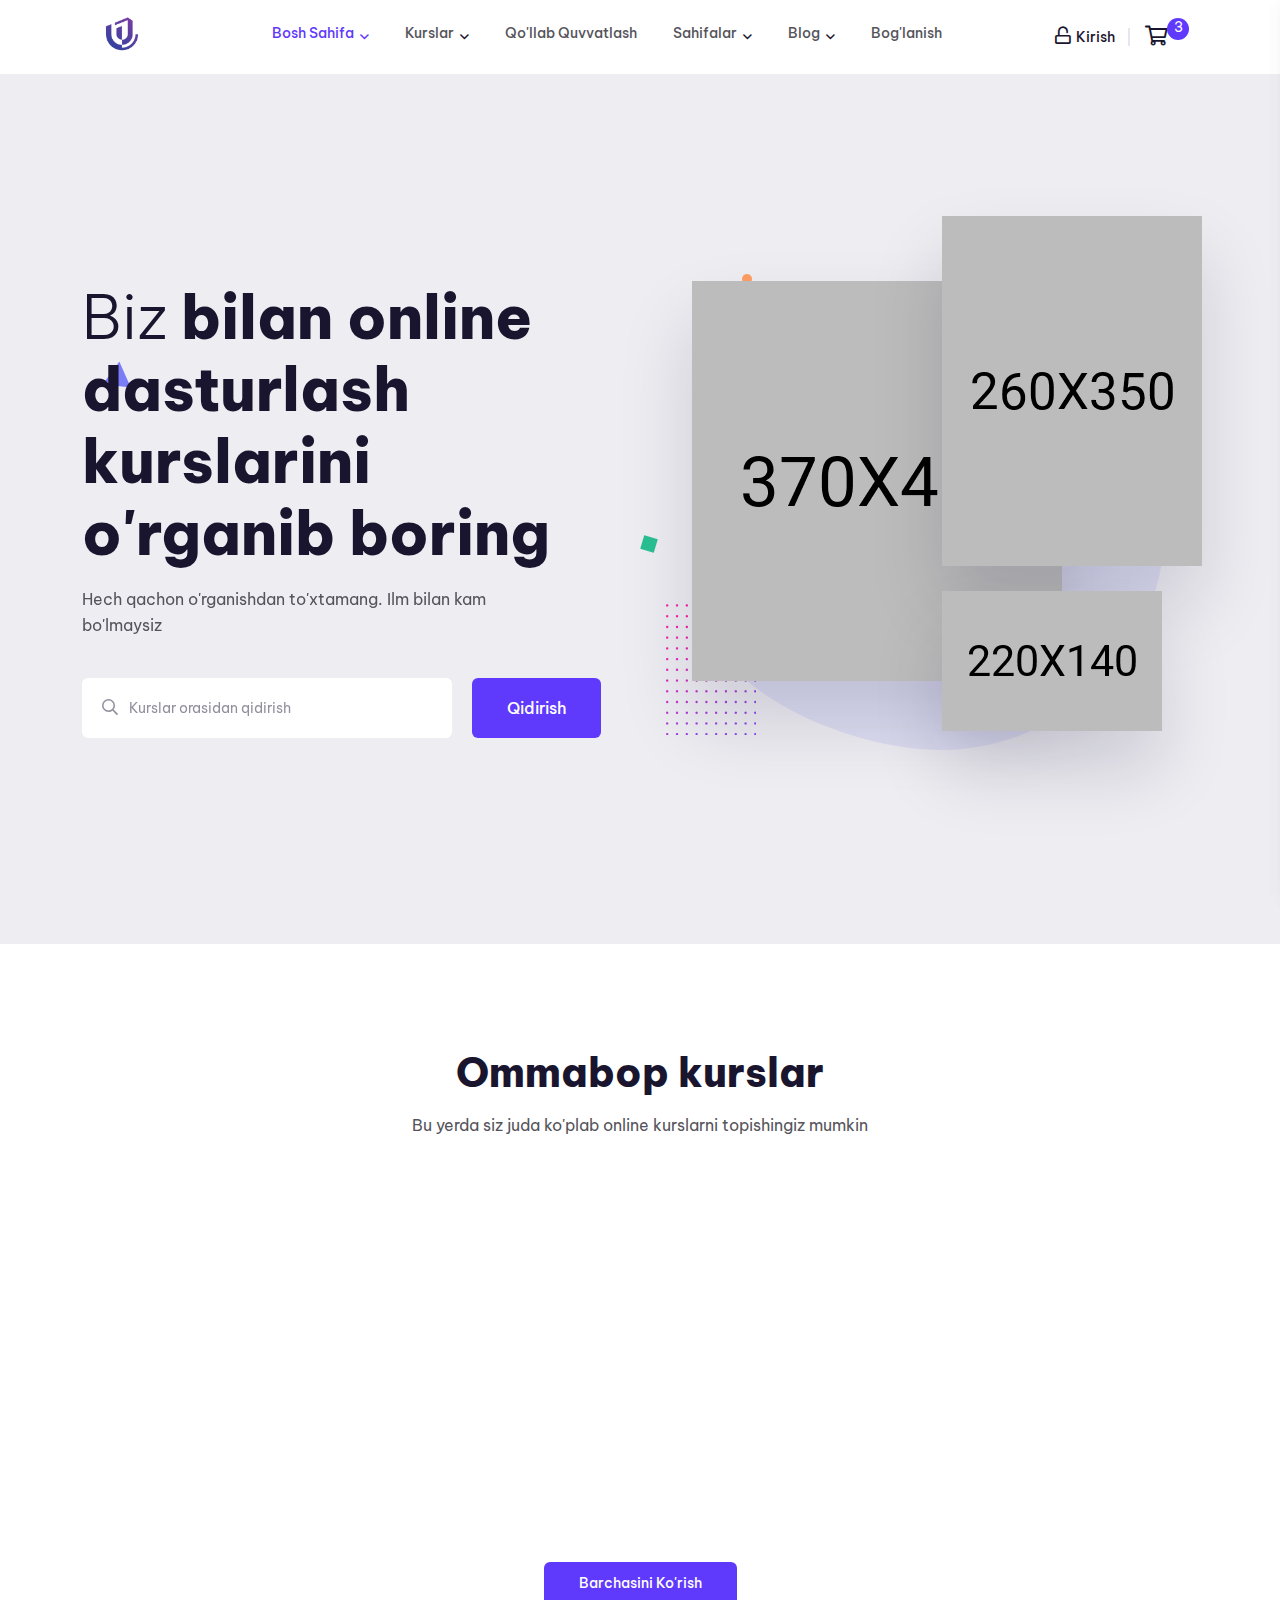
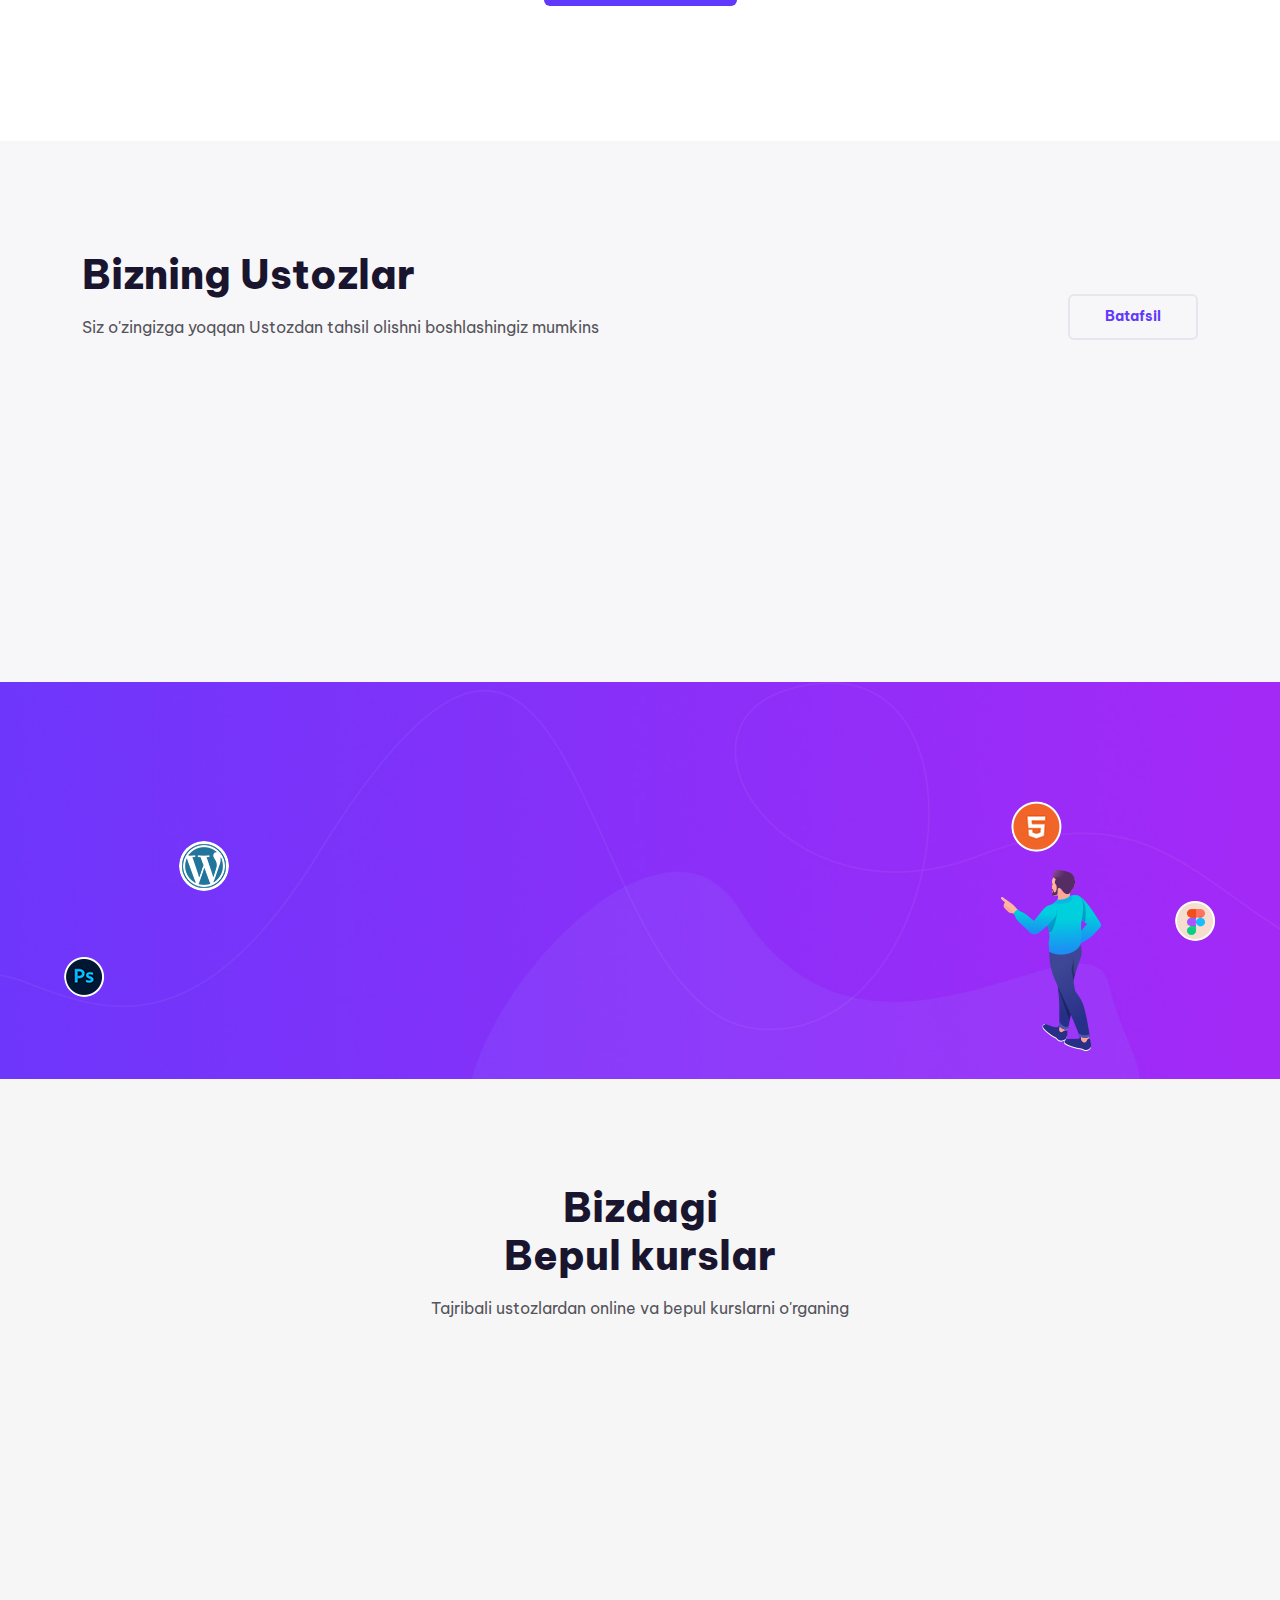
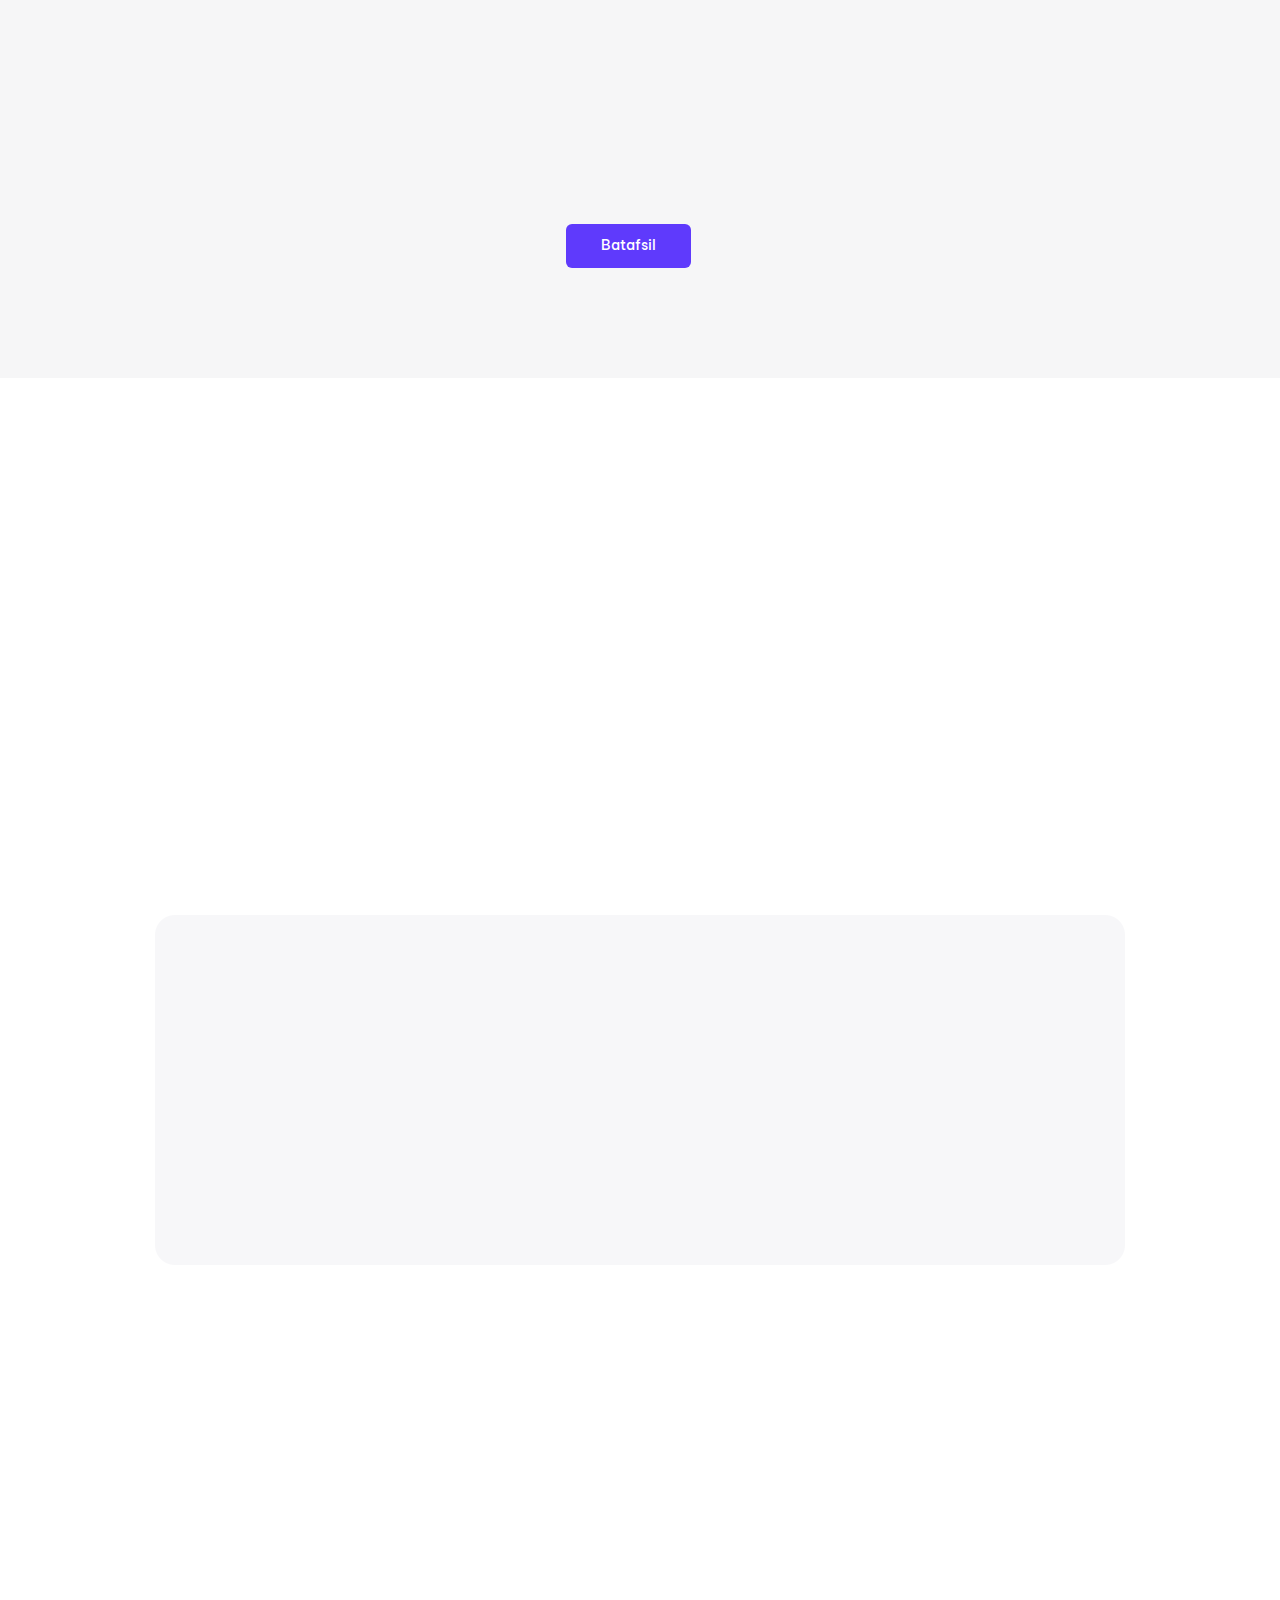
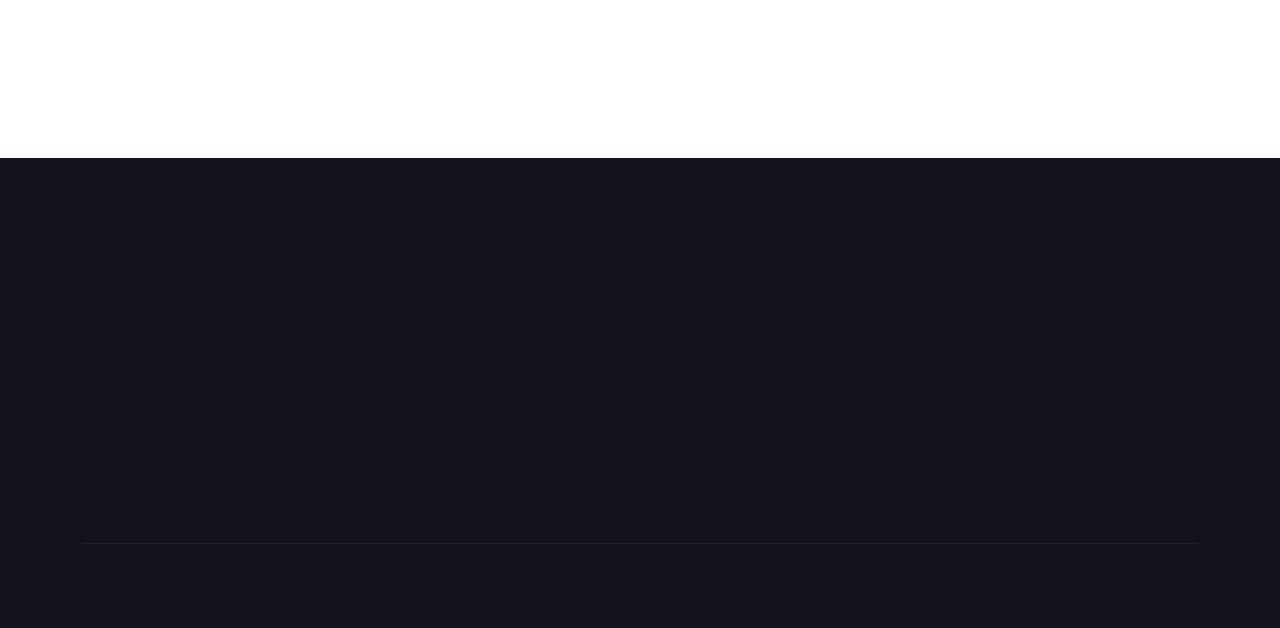
<file: Markit/markit/index.html>
<!doctype html>
<html class="no-js" lang="zxx">
   <head>
      <meta charset="utf-8">
      <meta http-equiv="x-ua-compatible" content="ie=edge">
      <title>O'zbekona Online Ta'lim</title>
      <meta name="description" content="">
      <meta name="viewport" content="width=device-width, initial-scale=1">
      <!-- Place favicon.ico in the root directory -->
      <link rel="shortcut icon" type="image/x-icon" href="assets/img/favicon.png">
      <!-- CSS here -->
      <link rel="stylesheet" href="assets/css/preloader.css">
      <link rel="stylesheet" href="assets/css/bootstrap.min.css">
      <link rel="stylesheet" href="assets/css/slick.css">
      <link rel="stylesheet" href="assets/css/meanmenu.css">
      <link rel="stylesheet" href="assets/css/owl.carousel.min.css">
      <link rel="stylesheet" href="assets/css/animate.min.css">
      <link rel="stylesheet" href="assets/css/backToTop.css">
      <link rel="stylesheet" href="assets/css/jquery.fancybox.min.css">
      <link rel="stylesheet" href="assets/css/fontAwesome5Pro.css">
      <link rel="stylesheet" href="assets/css/elegantFont.css">
      <link rel="stylesheet" href="assets/css/default.css">
      <link rel="stylesheet" href="assets/css/style.css">
   </head>
   <body>
      <!--[if lte IE 9]>
      <p class="browserupgrade">You are using an <strong>outdated</strong> browser. Please <a href="https://browsehappy.com/">upgrade your browser</a> to improve your experience and security.</p>
      <![endif]-->
      
      <!-- Add your site or application content here -->  

      <!-- pre loader area start -->
      <div id="loading">
         <div id="loading-center">
            <div id="loading-center-absolute">
               <div class="object" id="object_one"></div>
               <div class="object" id="object_two" style="left:20px;"></div>
               <div class="object" id="object_three" style="left:40px;"></div>
               <div class="object" id="object_four" style="left:60px;"></div>
               <div class="object" id="object_five" style="left:80px;"></div>
            </div>
         </div>  
      </div>
      <!-- pre loader area end -->

      <!-- back to top start -->
      <div class="progress-wrap">
         <svg class="progress-circle svg-content" width="100%" height="100%" viewBox="-1 -1 102 102">
            <path d="M50,1 a49,49 0 0,1 0,98 a49,49 0 0,1 0,-98" />
         </svg>
      </div>
      <!-- back to top end -->

      <!-- header area start -->
      <header>
         <div class="header__area white-bg" id="header-sticky">
            <div class="container">
               <div class="row align-items-center">
                  <div class="col-xxl-2 col-xl-2 col-lg-2 col-md-4 col-6">
                     <div class="logo">
                        <a href="index.html">
                        <img src="assets/img/logo/logo.png" alt="logo" width="80px" style="margin-top: 10px;" >
                        </a>
                        <!--   width="80px" style="margin-top: 10px;" -->
                     </div>
                  </div>
                  <div class="col-xxl-8 col-xl-8 col-lg-8 d-none d-lg-block">
                     <div class="main-menu">
                        <nav id="mobile-menu">
                           <ul>
                              <li class="has-dropdown active">
                                 <a href="index.html">Bosh sahifa</a>
                                 <ul class="submenu">
                                    <li><a href="index.html">Bosh sahifa</a></li>
                                    <li><a href="index-2.html">Barcha kurslar</a></li>
                                 </ul>
                              </li>
                              <li class="has-dropdown">
                                 <a href="product.html">Kurslar</a>
                                 <ul class="submenu">
                                    <li><a href="product.html?/#html">HTML</a></li>
                                    <li><a href="product.html?/#Css">Css</a></li>
                                    <li><a href="product.html?/#Javascript">Javascript</a></li>
                                    <li><a href="product.html?/#sass">Sass (scss)</a></li>
                                    <li><a href="product.html?/#python">Python</a></li>
                                 </ul>
                              </li>
                              <li><a href="support.html">Qo'llab quvvatlash</a></li>
                              <li  class="has-dropdown">
                                 <a href="product.html">Sahifalar</a>
                                 <ul class="submenu">
                                    <li><a href="about.html">Haqimizda</a></li>
                                    <li><a href="documentation.html">Dokumentatsiya</a></li>
                                    <li><a href="sign-up.html">Royxatdan O'tish</a></li>
                                    <li><a href="sign-in.html">Kirish</a></li>
                                 </ul>
                              </li>
                              <li class="has-dropdown">
                                 <a href="blog.html">Blog</a>

                                 <ul class="submenu">
                                    <li><a href="blog.html">Blog</a></li>
                                 </ul>
                              </li>
                              <li><a href="contact.html">Bog'lanish</a></li>
                           </ul>
                        </nav>
                     </div>
                  </div>
                  <div class="col-xxl-2 col-xl-2 col-lg-2 col-md-8 col-6">
                     <div class="header__action d-flex align-items-center justify-content-end">
                        <div class="header__login d-none d-sm-block">
                           <a href="sign-in.html"><i class="far fa-unlock"></i>Kirish </a>
                        </div>
                        <div class="header__cart d-none d-sm-block">
                           <a href="javascript:void(0);" class="cart-toggle-btn">
                              <i class="far fa-shopping-cart"></i>
                              <span>3</span>
                           </a>
                        </div>
                        <div class="sidebar__menu d-lg-none">
                           <div class="sidebar-toggle-btn" id="sidebar-toggle">
                               <span class="line"></span>
                               <span class="line"></span>
                               <span class="line"></span>
                           </div>
                       </div>
                     </div>
                  </div>
               </div>
            </div>
         </div>
      </header>
      <!-- header area end -->


      <!-- cart mini area start -->
      <div class="cartmini__area">
         <div class="cartmini__wrapper">
            <div class="cartmini__title">
               <h4>Xarid qutisi</h4>
            </div>
            <div class="cartmini__close">
               <button type="button" class="cartmini__close-btn"><i class="fal fa-times"></i></button>
            </div>
            <div class="cartmini__widget">
               <div class="cartmini__inner">
                  <ul>
                     <li>
                        <div class="cartmini__thumb">
                           <a href="product-details.html">
                           <img src="assets/img/product/sm/cart-5.jpg" alt="">
                           </a>
                        </div>
                        <div class="cartmini__content">
                           <h5><a href="product-details.html">Findup - Directory & Listing</a></h5>
                           <div class="product-quantity mt-10 mb-10">
                              <span class="cart-minus">-</span>
                              <input class="cart-input" type="text" value="1"/>
                              <span class="cart-plus">+</span>
                           </div>
                           <div class="product__sm-price-wrapper">
                              <span>2 <i class="fal fa-times"></i></span>
                              <span class="product__sm-price">$24.00</span>
                           </div>
                        </div>
                        <a href="#" class="cartmini__del"><i class="fal fa-times"></i></a>
                     </li>
                     <li>
                        <div class="cartmini__thumb">
                           <a href="product-details.html">
                           <img src="assets/img/product/sm/cart-2.jpg" alt="">
                           </a>
                        </div>
                        <div class="cartmini__content">
                           <h5><a href="product-details.html">TechBuzz - Businesses Agency</a></h5>
                           <div class="product-quantity mt-10 mb-10">
                              <span class="cart-minus">-</span>
                              <input class="cart-input" type="text" value="1"/>
                              <span class="cart-plus">+</span>
                           </div>
                           <div class="product__sm-price-wrapper">
                              <span>1 <i class="fal fa-times"></i></span>
                              <span class="product__sm-price">$17.00</span>
                           </div>
                        </div>
                        <a href="#" class="cartmini__del"><i class="fal fa-times"></i></a>
                     </li>
                     <li>
                        <div class="cartmini__thumb">
                           <a href="product-details.html">
                           <img src="assets/img/product/sm/cart-3.jpg" alt="">
                           </a>
                        </div>
                        <div class="cartmini__content">
                           <h5><a href="product-details.html">Zibber - Agency Template</a></h5>
                           <div class="product-quantity mt-10 mb-10">
                              <span class="cart-minus">-</span>
                              <input class="cart-input" type="text" value="1"/>
                              <span class="cart-plus">+</span>
                           </div>
                           <div class="product__sm-price-wrapper">
                              <span>5 <i class="fal fa-times"></i></span>
                              <span class="product__sm-price">$72.00</span>
                           </div>
                        </div>
                        <a href="#" class="cartmini__del"><i class="fal fa-times"></i></a>
                     </li>
                  </ul>
               </div>
               <div class="cartmini__checkout">
                  <div class="cartmini__checkout-title mb-30">
                     <h4>Subtotal:</h4>
                     <span>$113.00</span>
                  </div>
                  <div class="cartmini__checkout-btn">
                     <a href="cart.html" class="m-btn m-btn-border mb-10 w-100"> <span></span> Savatni ko'rib chiqish</a>
                     <a href="checkout.html" class="m-btn m-btn-3 w-100"> <span></span>Tekshirib chiqish</a>
                  </div>
               </div>
            </div>
         </div>
      </div>
      <div class="body-overlay"></div>
      <!-- cart mini area end -->


      <!-- sidebar area start -->
      <div class="sidebar__area">
         <div class="sidebar__wrapper">
            <div class="sidebar__close">
               <button class="sidebar__close-btn" id="sidebar__close-btn">
               <span><i class="fal fa-times"></i></span>
               <span>Yopish</span>
               </button>
            </div>
            <div class="sidebar__content">
               <div class="logo mb-40">
                  <a href="index.html">
                  <img src="assets/img/logo/logo-white.png" alt="logo">
                  </a>
               </div>
               <div class="mobile-menu"></div>
               <div class="sidebar__action mt-330">
                  <div class="sidebar__login mt-15">
                     <a href="#"><i class="far fa-unlock"></i>Kirish</a>
                  </div>
                  <div class="sidebar__cart mt-20">
                     <a href="javascript:void(0);" class="cart-toggle-btn">
                        <i class="far fa-shopping-cart"></i>
                        <span>2</span>
                     </a>
                  </div>
               </div>
            </div>
         </div>
      </div>
      <!-- sidebar area end -->      
      <div class="body-overlay"></div>
      <!-- sidebar area end -->


      <main>

         <!-- hero area start -->
         <section class="hero__area hero__height grey-bg-3 d-flex align-items-center">
            <div class="hero__shape">
               <img class="circle" src="assets/img/icon/hero/hero-circle.png" alt="circle">
               <img class="circle-2" src="assets/img/icon/hero/hero-circle-2.png" alt="circle">
               <img class="square" src="assets/img/icon/hero/hero-square.png" alt="circle">
               <img class="square-2" src="assets/img/icon/hero/hero-square-2.png" alt="circle">
               <img class="dot" src="assets/img/icon/hero/hero-dot.png" alt="circle">
               <img class="triangle" src="assets/img/icon/hero/hero-triangle.png" alt="circle">
            </div>
            <div class="container">
               <div class="row">
                  <div class="col-xxl-6 col-xl-6 col-lg-6 col-md-8 col-sm-8">
                     <div class="hero__content">
                        <h2 class="hero__title">
                           <span>Biz</span> bilan online dasturlash kurslarini o'rganib boring
                        </h2>
                        <p>Hech qachon o'rganishdan to'xtamang. Ilm bilan kam bo'lmaysiz</p>
                        <div class="hero__search">
                           <form action="#">
                              <div class="hero__search-inner d-xl-flex">
                                 <div class="hero__search-input">
                                    <span><i class="far fa-search"></i></span>
                                    <input type="text" placeholder="Kurslar orasidan qidirish">
                                 </div>
                                 <button type="submit" class="m-btn ml-20"> <span></span>Qidirish</button>
                              </div>
                           </form>
                        </div>
                     </div>
                  </div>
                  <div class="col-xxl-6 col-xl-6 col-lg-6 col-md-6">
                     <div class="hero__thumb-wrapper scene ml-70">
                        <div class="hero__thumb one d-none d-lg-block">
                           <img class="layer" data-depth="0.2" src="assets/img/hero/hero-1.jpg" alt="">
                        </div>
                        <div class="hero__thumb two">
                           <img class="layer" data-depth="0.3" src="assets/img/hero/hero-2.jpg" alt="">
                        </div>
                        <div class="hero__thumb three">
                           <img class="layer" data-depth="0.4" src="assets/img/hero/hero-3.jpg" alt="">
                        </div>
                     </div>
                  </div>
               </div>
            </div>
         </section>
         <!-- hero area end -->

         <!-- category area start -->
         <section class="category__area pt-105 pb-135">
            <div class="container">
               <div class="row">
                  <div class="col-xxl-12">
                     <div class="section__title-wrapper text-center mb-60">
                        <h2 class="section__title">Ommabop kurslar</h2>
                        <p>Bu yerda siz juda ko'plab online kurslarni topishingiz mumkin</p>
                     </div>
                  </div>
               </div>
               <div class="row">
                  <div class="col-xxl-3 col-xl-3 col-md-6 col-sm-6">
                     <div class="category__item transition-3 text-center white-bg mb-30 wow fadeInUp" data-wow-delay=".3s" >
                        <div class="category__icon mb-25">
                           <a href="#"><img src="assets/img/icon/catagory/cat-1.png" alt=""></a>
                        </div>
                        <div class="category__content">
                           <h3 class="category__title">
                              <a href="product.html">Web dasturlash (front-end)</a>
                           </h3>
                           <a href="product.html" class="link-btn">
                           <i class="far fa-long-arrow-right"></i>
                           Batafsil
                           </a>
                        </div>
                     </div>
                  </div>
                  <div class="col-xxl-3 col-xl-3 col-md-6 col-sm-6">
                     <div class="category__item transition-3 text-center white-bg mb-30 wow fadeInUp" data-wow-delay=".5s">
                        <div class="category__icon mb-25">
                           <a href="#"><img src="assets/img/icon/catagory/cat-2.png" alt=""></a>
                        </div>
                        <div class="category__content">
                           <h3 class="category__title">
                              <a href="product.html">Web dasturlash (full-stack)</a>
                           </h3>
                           <a href="product.html" class="link-btn">
                           <i class="far fa-long-arrow-right"></i>
                           Batafsil
                           </a>
                        </div>
                     </div>
                  </div>
                  <div class="col-xxl-3 col-xl-3 col-md-6 col-sm-6">
                     <div class="category__item transition-3 text-center white-bg mb-30 wow fadeInUp" data-wow-delay=".7s">
                        <div class="category__icon mb-25">
                           <a href="#"><img src="assets/img/icon/catagory/cat-3.png" alt=""></a>
                        </div>
                        <div class="category__content">
                           <h3 class="category__title">
                              <a href="product.html">Python</a>
                           </h3>
                           <a href="product.html" class="link-btn">
                           <i class="far fa-long-arrow-right"></i>
                           Batafsil
                           </a>
                        </div>
                     </div>
                  </div>
                  <div class="col-xxl-3 col-xl-3 col-md-6 col-sm-6">
                     <div class="category__item transition-3 text-center white-bg mb-30 wow fadeInUp" data-wow-delay=".9s">
                        <div class="category__icon mb-25">
                           <a href="#"><img src="assets/img/icon/catagory/cat-4.png" alt=""></a>
                        </div>
                        <div class="category__content">
                           <h3 class="category__title">
                              <a href="product.html">Robototexnika</a>
                           </h3>
                           <a href="product.html" class="link-btn">
                           <i class="far fa-long-arrow-right"></i>
                           Batafsil
                           </a>
                        </div>
                     </div>
                  </div>
               </div>
               <div class="row">
                  <div class="col-xxl-12">
                     <div class="category__more mt-30 text-center">
                        <a href="product.html" class="m-btn m-btn-2"> <span></span>Barchasini ko'rish</a>
                     </div>
                  </div>
               </div>
            </div>
         </section>
         <!-- category area end -->

         <!-- trending area start -->
         <section class="trending__area pt-110 pb-110 grey-bg">
            <div class="container">
               <div class="row align-items-end">
                  <div class="col-xxl-6 col-xl-6 col-lg col-md-8">
                     <div class="section__title-wrapper mb-50">
                        <h2 class="section__title">Bizning Ustozlar</h2>
                        <p>Siz o'zingizga yoqqan Ustozdan tahsil olishni boshlashingiz mumkins</p>
                     </div>
                  </div>
                  <div class="col-xxl-6 col-xl-6 col-lg col-md-4">
                     <div class="trending__more d-flex justify-content-md-end  mb-50">
                        <a href="product.html" class="m-btn m-btn-border"><span></span>Batafsil</a>
                     </div>
                  </div>
               </div>
               <div class="row">
                  <div class="col-xxl-4 col-xl-4 col-lg-6 col-md-6">
                     <div class="trending__item d-sm-flex white-bg mb-30 wow fadeInUp" data-wow-delay=".3s">
                        <div class="trending__thumb mr-25">
                           <div class="trending__thumb-inner fix">
                              <a href="product-details.html">
                                 <img src="assets/img/trending/tren-1.jpg" alt="">
                              </a>
                           </div>
                        </div>
                        <div class="trending__content">
                           <h3 class="trending__title"><a href="product-details.html">John Doe</a></h3>
                           <p>Knees up arse blimey say happy days.</p>
                           <div class="trending__meta d-flex justify-content-between">
                              <div class="trending__tag">
                                 <a href="#">Web</a>
                              </div>
                              <div class="trending__price">
                              </div>
                           </div>
                        </div>
                     </div>
                  </div>
                  <!-- <div class="col-xxl-4 col-xl-4 col-lg-6 col-md-6">
                     <div class="trending__item d-sm-flex white-bg mb-30 wow fadeInUp" data-wow-delay=".5s">
                        <div class="trending__thumb mr-25">
                           <div class="trending__thumb-inner fix">
                              <a href="product-details.html">
                              <img src="assets/img/trending/tren-2.jpg" alt="">
                              </a>
                           </div>
                        </div>
                        <div class="trending__content">
                           <h3 class="trending__title"><a href="product-details.html">ohn doe</a></h3>
                           <p>Knees up arse blimey say happy days.</p>
                           <div class="trending__meta d-flex justify-content-between">
                              <div class="trending__tag">
                                 <a href="#">Technology</a>
                              </div>
                              <div class="trending__price">
                              </div>
                           </div>
                        </div>
                     </div>
                  </div>
                  <div class="col-xxl-4 col-xl-4 col-lg-6 col-md-6">
                     <div class="trending__item d-sm-flex white-bg mb-30 wow fadeInUp" data-wow-delay=".7s">
                        <div class="trending__thumb mr-25">
                           <div class="trending__thumb-inner fix">
                              <a href="product-details.html">
                              <img src="assets/img/trending/tren-3.jpg" alt="">
                              </a>
                           </div>
                        </div>
                        <div class="trending__content">
                           <h3 class="trending__title"><a href="product-details.html">Yusheng du</a></h3>
                           <p>Knees up arse blimey say happy days.</p>
                           <div class="trending__meta d-flex justify-content-between">
                              <div class="trending__tag">
                                 <a href="#">marketing</a>
                              </div>
                              <div class="trending__price">
                              </div>
                           </div>
                        </div>
                     </div>
                  </div>
                  <div class="col-xxl-4 col-xl-4 col-lg-6 col-md-6">
                     <div class="trending__item d-sm-flex white-bg mb-30 wow fadeInUp" data-wow-delay=".3s">
                        <div class="trending__thumb mr-25">
                           <div class="trending__thumb-inner fix">
                              <a href="product-details.html">
                              <img src="assets/img/trending/tren-4.jpg" alt="">
                              </a>
                           </div>
                        </div>
                        <div class="trending__content">
                           <h3 class="trending__title"><a href="product-details.html">Ad Manager Admin</a></h3>
                           <p>Knees up arse blimey say happy days.</p>
                           <div class="trending__meta d-flex justify-content-between">
                              <div class="trending__tag">
                                 <a href="#">software</a>
                              </div>
                              <div class="trending__price">
                              </div>
                           </div>
                        </div>
                     </div>
                  </div>
                  <div class="col-xxl-4 col-xl-4 col-lg-6 col-md-6">
                     <div class="trending__item d-sm-flex white-bg mb-30 wow fadeInUp" data-wow-delay=".5s">
                        <div class="trending__thumb mr-25">
                           <div class="trending__thumb-inner fix">
                              <a href="product-details.html">
                              <img src="assets/img/trending/tren-5.jpg" alt="">
                              </a>
                           </div>
                        </div>
                        <div class="trending__content">
                           <h3 class="trending__title"><a href="product-details.html">UI Template</a></h3>
                           <p>Knees up arse blimey say happy days.</p>
                           <div class="trending__meta d-flex justify-content-between">
                              <div class="trending__tag">
                                 <a href="#">UI kit</a>
                              </div>
                              <div class="trending__price">
                              </div>
                           </div>
                        </div>
                     </div>
                  </div>
                  <div class="col-xxl-4 col-xl-4 col-lg-6 col-md-6">
                     <div class="trending__item d-sm-flex white-bg mb-30 wow fadeInUp" data-wow-delay=".7s">
                        <div class="trending__thumb mr-25">
                           <div class="trending__thumb-inner fix">
                              <a href="product-details.html">
                              <img src="assets/img/trending/tren-6.jpg" alt="">
                              </a>
                           </div>
                        </div>
                        <div class="trending__content">
                           <h3 class="trending__title"><a href="product-details.html">Email Template</a></h3>
                           <p>Knees up arse blimey say happy days.</p>
                           <div class="trending__meta d-flex justify-content-between">
                              <div class="trending__tag">
                                 <a href="#">manager</a>
                              </div>
                              <div class="trending__price">
                              </div>
                           </div>
                        </div>
                     </div>
                  </div>
                  <div class="col-xxl-4 col-xl-4 col-lg-6 col-md-6">
                     <div class="trending__item d-sm-flex white-bg mb-30 wow fadeInUp" data-wow-delay=".3s">
                        <div class="trending__thumb mr-25">
                           <div class="trending__thumb-inner fix">
                              <a href="product-details.html">
                              <img src="assets/img/trending/tren-7.jpg" alt="">
                              </a>
                           </div>
                        </div>
                        <div class="trending__content">
                           <h3 class="trending__title"><a href="product-details.html">Multipurpose Store</a></h3>
                           <p>Knees up arse blimey say happy days.</p>
                           <div class="trending__meta d-flex justify-content-between">
                              <div class="trending__tag">
                                 <a href="#">marketing</a>
                              </div>
                              <div class="trending__price">
                              </div>
                           </div>
                        </div>
                     </div>
                  </div>
                  <div class="col-xxl-4 col-xl-4 col-lg-6 col-md-6">
                     <div class="trending__item d-sm-flex white-bg mb-30 wow fadeInUp" data-wow-delay=".5s">
                        <div class="trending__thumb mr-25">
                           <div class="trending__thumb-inner fix">
                              <a href="product-details.html">
                              <img src="assets/img/trending/tren-8.jpg" alt="">
                              </a>
                           </div>
                        </div>
                        <div class="trending__content">
                           <h3 class="trending__title"><a href="product-details.html">Responsive Agency</a></h3>
                           <p>Knees up arse blimey say happy days.</p>
                           <div class="trending__meta d-flex justify-content-between">
                              <div class="trending__tag">
                                 <a href="#">agency</a>
                              </div>
                              <div class="trending__price">
                              </div>
                           </div>
                        </div>
                     </div>
                  </div>
                  <div class="col-xxl-4 col-xl-4 col-lg-6 col-md-6">
                     <div class="trending__item d-sm-flex white-bg mb-30 wow fadeInUp" data-wow-delay=".7s">
                        <div class="trending__thumb mr-25">
                           <div class="trending__thumb-inner fix">
                              <a href="product-details.html">
                              <img src="assets/img/trending/tren-9.jpg" alt="">
                              </a>
                           </div>
                        </div>
                        <div class="trending__content">
                           <h3 class="trending__title"><a href="product-details.html">Admin Dashboard</a></h3>
                           <p>Knees up arse blimey say happy days.</p>
                           <div class="trending__meta d-flex justify-content-between">
                              <div class="trending__tag">
                                 <a href="#">application</a>
                              </div>
                              <div class="trending__price">
                              </div>
                           </div>
                        </div>
                     </div>
                  </div> -->
               </div>
            </div>
         </section>
         <!-- trending area end -->

         <!-- subscribe area start -->
         <section class="subscribe__area p-relative pt-100 pb-110" data-background="assets/img/bg/subscribe-bg.jpg">
            <div class="subscribe__icon">
               <img class="ps" src="assets/img/icon/subscribe/ps.png" alt="">
               <img class="wp" src="assets/img/icon/subscribe/wp.png" alt="">
               <img class="html" src="assets/img/icon/subscribe/html.png" alt="">
               <img class="f" src="assets/img/icon/subscribe/f.png" alt="">
               <img class="man" src="assets/img/icon/subscribe/man.png" alt="">
            </div>
            <div class="container">
               <div class="row">
                  <div class="col-xxl-12">
                     <div class="subscribe__content text-center wow fadeInUp" data-wow-delay=".5s">
                        <h3 class="subscribe__title">Go'ya bormi</h3>
                        <p>Bizga u haqda aytib bering</p>
                        <div class="subscribe__form wow fadeInUp" data-wow-delay=".7s">
                           <form action="#">
                              <input type="email" placeholder="Email Address">
                              <button type="submit" class="m-btn m-btn-black"><span></span>Jo'natish</button>
                           </form>
                        </div>
                     </div>
                  </div>
               </div>
            </div>
         </section>
         <!-- subscribe area end -->

         <!-- product area start -->
         <section class="product__area pt-105 pb-110 grey-bg-2">
            <div class="container">
               <div class="row">
                  <div class="col-xxl-12">
                     <div class="section__title-wrapper text-center mb-60">
                        <h2 class="section__title">Bizdagi <br>Bepul kurslar</h2>
                        <p>Tajribali ustozlardan online va bepul kurslarni o'rganing </p>
                     </div>
                  </div>
               </div>
               <div class="row">
                  <div class="col-xxl-4 col-xl-4 col-lg-4 col-md-6">
                     <div class="product__item white-bg mb-30 wow fadeInUp" data-wow-delay=".3s">
                        <div class="product__thumb">
                           <div class="product__thumb-inner fix w-img">
                              <a href="product-details.html">
                              <img src="assets/img/product/product-1.jpg" alt="">
                              </a>
                           </div>
                        </div>
                        <div class="product__content">
                           <div class="product__meta mb-10 d-flex justify-content-between align-items-center">
                              <div class="product__tag">
                                 <a href="#">#Kurs turi</a>
                              </div>
                              <div class="product__price">
                              </div>
                           </div>
                           <h3 class="product__title">
                              <a href="product-details.html">Kurs nomi</a>
                           </h3>
                           <p class="product__author">Author</a></p>
                        </div>
                     </div>
                  </div>
                  <div class="col-xxl-4 col-xl-4 col-lg-4 col-md-6">
                     <div class="product__item white-bg mb-30 wow fadeInUp" data-wow-delay=".5s">
                        <div class="product__thumb">
                           <div class="product__thumb-inner fix w-img">
                              <a href="product-details.html">
                              <img src="assets/img/product/product-2.jpg" alt="">
                              </a>
                           </div>
                        </div>
                        <div class="product__content">
                           <div class="product__meta mb-10 d-flex justify-content-between align-items-center">
                              <div class="product__tag">
                                 <a href="product-details.html">Web</a>
                              </div>
                              <div class="product__price">
                              </div>
                           </div>
                           <h3 class="product__title">
                              <a href="product-details.html">Kurs nomi</a>
                           </h3>
                           <p class="product__author">Author</a></p>
                        </div>
                     </div>
                  </div>
                  <div class="col-xxl-4 col-xl-4 col-lg-4 col-md-6">
                     <div class="product__item white-bg mb-30 wow fadeInUp" data-wow-delay=".7s">
                        <div class="product__thumb">
                           <div class="product__thumb-inner fix w-img">
                              <a href="product-details.html">
                              <img src="assets/img/product/product-3.jpg" alt="">
                              </a>
                           </div>
                        </div>
                        <div class="product__content">
                           <div class="product__meta mb-10 d-flex justify-content-between align-items-center">
                              <div class="product__tag">
                                 <a href="#">kurs</a>
                              </div>
                              <div class="product__price">
                              </div>
                           </div>
                           <h3 class="product__title">
                              <a href="product-details.html">Kurs  nomi</a>
                           </h3>
                           <p class="product__author">Author</a></p>
                        </div>
                     </div>
                  </div>
              <!--     <div class="col-xxl-4 col-xl-4 col-lg-4 col-md-6">
                     <div class="product__item white-bg mb-30 wow fadeInUp" data-wow-delay=".9s">
                        <div class="product__thumb">
                           <div class="product__thumb-inner fix w-img">
                              <a href="product-details.html">
                              <img src="assets/img/product/product-4.jpg" alt="">
                              </a>
                           </div>
                        </div>
                        <div class="product__content">
                           <div class="product__meta mb-10 d-flex justify-content-between align-items-center">
                              <div class="product__tag">
                                 <a href="#">e-commerce</a>
                              </div>
                              <div class="product__price">
                                 <span>$59</span>
                              </div>
                           </div>
                           <h3 class="product__title">
                              <a href="product-details.html">Agota - Clean Minimal eCommerce.</a>
                           </h3>
                           <p class="product__author">by <a href="#">Theme Pure</a> in <a href="#">Templates</a></p>
                        </div>
                     </div>
                  </div>
                  <div class="col-xxl-4 col-xl-4 col-lg-4 col-md-6">
                     <div class="product__item white-bg mb-30 wow fadeInUp" data-wow-delay="1.2s">
                        <div class="product__thumb">
                           <div class="product__thumb-inner fix w-img">
                              <a href="product-details.html">
                              <img src="assets/img/product/product-5.jpg" alt="">
                              </a>
                           </div>
                        </div>
                        <div class="product__content">
                           <div class="product__meta mb-10 d-flex justify-content-between align-items-center">
                              <div class="product__tag">
                                 <a href="#">Business</a>
                              </div>
                              <div class="product__price">
                                 <span>$49</span>
                              </div>
                           </div>
                           <h3 class="product__title">
                              <a href="product-details.html">BngTech - IT Solutions WordPress...</a>
                           </h3>
                           <p class="product__author">by <a href="#">Theme Pure</a> in <a href="#">Templates</a></p>
                        </div>
                     </div>
                  </div>
                  <div class="col-xxl-4 col-xl-4 col-lg-4 col-md-6">
                     <div class="product__item white-bg mb-30 wow fadeInUp" data-wow-delay="1.5s">
                        <div class="product__thumb">
                           <div class="product__thumb-inner fix w-img">
                              <a href="product-details.html">
                              <img src="assets/img/product/product-6.jpg" alt="">
                              </a>
                           </div>
                        </div>
                        <div class="product__content">
                           <div class="product__meta mb-10 d-flex justify-content-between align-items-center">
                              <div class="product__tag">
                                 <a href="#">Construction</a>
                              </div>
                              <div class="product__price">
                                 <span>$49</span>
                              </div>
                           </div>
                           <h3 class="product__title">
                              <a href="product-details.html">BildPress - Construction WordPres.</a>
                           </h3>
                           <p class="product__author">by <a href="#">Theme Pure</a> in <a href="#">Templates</a></p>
                        </div>
                     </div>
                  </div>
               </div> -->
               <div class="row">
                  <div class="col-xxl-12">
                     <div class="product__more text-center mt-30">
                        <a href="product.html" class="m-btn m-btn-2"> <span></span> Batafsil</a>
                     </div>
                  </div>
               </div>
            </div>
         </section>
         <!-- product area end -->

         <!-- cta area start -->
         <section class="cta__area pt-100 pb-60">
            <div class="container">
               <div class="row">
                  <div class="col-xxl-6 offset-xxl-3 col-lg-8 offset-lg-2 col-md-10 offset-md-1">
                     <div class="section__title-wrapper text-center mb-45">
                        <h2 class="section__title wow fadeInUp" data-wow-delay=".3s">O'z Iqtidoringzni yukslatiring</h2>
                        <p class="wow fadeInUp" data-wow-delay=".5s">O'z Iqtioringzdan foydalangan holda hoziroq o'rganishni boshlang</p>
                     </div>
                  </div>
               </div>
               <div class="row">
                  <div class="col-xxl-6 offset-xxl-3">
                     <div class="cta__content text-center wow fadeInUp" data-wow-delay=".7s">
                        <a href="pricing.html" class="m-btn m-btn-border-2 cta__btn active">1 oy bepul kurslar</a>
                        <a href="pricing.html" class="m-btn m-btn-border-2 cta__btn"> 
                           Mutlaqo Bepul kurslar
                        </a>
                        <!-- <p>Start Sending Texts - No Credit Card Necessary</p> -->
                     </div>
                  </div>
               </div>
            </div>
         </section>
         <!-- cta area end -->

         <!-- brand area start -->
         <div class="brand__area pb-15">
            <div class="container">
               <div class="row">
                  <div class="col-xxl-12">
                     <div class="brand__slider owl-carousel wow fadeInUp" data-wow-delay=".5s">
                        <div class="brand__thumb">
                           <img src="assets/img/brand/brand-1.png" alt="">
                        </div>
                        <div class="brand__thumb">
                           <img src="assets/img/brand/brand-2.png" alt="">
                        </div>
                        <div class="brand__thumb">
                           <img src="assets/img/brand/brand-3.png" alt="">
                        </div>
                        <div class="brand__thumb">
                           <img src="assets/img/brand/brand-4.png" alt="">
                        </div>
                        <div class="brand__thumb">
                           <img src="assets/img/brand/brand-5.png" alt="">
                        </div>
                     </div>
                  </div>
               </div>
            </div>
         </div>
         <!-- brand area end -->

         <!-- testimonial area start -->
         <div class="testimonial__area pt-50 pb-115 fix">
            <div class="container">
               <div class="testimonial__inner p-relative pb-110">
                  <div class="testimonial__bg p-absolute">
                     <img src="assets/img/bg/testimonial-bg.png" alt="">
                  </div>
                  <div class="row">
                     <div class="col-xxl-12">
                        <div class="testimonial__slider owl-carousel wow fadeInUp" data-wow-delay=".5s">
                           <div class="testimonial__item white-bg">
                              <div class="testimonial__person d-flex mb-20">
                                 <div class="testimonial__avater">
                                    <img src="assets/img/testimonial/testi-1.jpg" alt="">
                                 </div>
                                 <div class="testimonial__info ml-15">
                                    <h5>Justin Case</h5>
                                    <span>@justin</span>
                                 </div>
                              </div>
                              <div class="testimonial__text">
                                 <p>Tomfoolery chimney pot loo easy peasy twit he lost his bottle lavatory excuse my French up the duff cup of char bender fantastic arse.!</p>
                              </div>
                           </div>
                           <div class="testimonial__item white-bg">
                              <div class="testimonial__person d-flex mb-20">
                                 <div class="testimonial__avater">
                                    <img src="assets/img/testimonial/testi-2.jpg" alt="">
                                 </div>
                                 <div class="testimonial__info ml-15">
                                    <h5>Gunther Beard</h5>
                                    <span>@beard</span>
                                 </div>
                              </div>
                              <div class="testimonial__text">
                                 <p>Loo crikey bubble and sque wind up zonked arg bargy pukka nancy boy grub bog no biggie he nicked it what a load of rubbish pear shaped.!</p>
                              </div>
                           </div>
                           <div class="testimonial__item white-bg">
                              <div class="testimonial__person d-flex mb-20">
                                 <div class="testimonial__avater">
                                    <img src="assets/img/testimonial/testi-3.jpg" alt="">
                                 </div>
                                 <div class="testimonial__info ml-15">
                                    <h5>Joss Sticks</h5>
                                    <span>@sticks</span>
                                 </div>
                              </div>
                              <div class="testimonial__text">
                                 <p>Tomfoolery chimney pot loo easy peasy twit he lost his bottle lavatory excuse my French up the duff cup of char bender fantastic  arse.!</p>
                              </div>
                           </div>
                           <div class="testimonial__item white-bg">
                              <div class="testimonial__person d-flex mb-20">
                                 <div class="testimonial__avater">
                                    <img src="assets/img/testimonial/testi-4.jpg" alt="">
                                 </div>
                                 <div class="testimonial__info ml-15">
                                    <h5>Samuel Serif</h5>
                                    <span>@justin</span>
                                 </div>
                              </div>
                              <div class="testimonial__text">
                                 <p>Loo crikey bubble and sque wind up zonked arg bargy pukka nancy boy grub bog no biggie he nicked it what a load of rubbish pear shaped.!</p>
                              </div>
                           </div>
                           <div class="testimonial__item white-bg">
                              <div class="testimonial__person d-flex mb-20">
                                 <div class="testimonial__avater">
                                    <img src="assets/img/testimonial/testi-2.jpg" alt="">
                                 </div>
                                 <div class="testimonial__info ml-15">
                                    <h5>Shahnewaz Sakil</h5>
                                    <span>@Shahnewaz</span>
                                 </div>
                              </div>
                              <div class="testimonial__text">
                                 <p>Loo crikey bubble and sque wind up zonked arg bargy pukka nancy boy grub bog no biggie he nicked it what a load of rubbish pear shaped.!</p>
                              </div>
                           </div>
                           <div class="testimonial__item white-bg">
                              <div class="testimonial__person d-flex mb-20">
                                 <div class="testimonial__avater">
                                    <img src="assets/img/testimonial/testi-3.jpg" alt="">
                                 </div>
                                 <div class="testimonial__info ml-15">
                                    <h5>Joss Sticks</h5>
                                    <span>@sticks</span>
                                 </div>
                              </div>
                              <div class="testimonial__text">
                                 <p>Tomfoolery chimney pot loo easy peasy twit he lost his bottle lavatory excuse my French up the duff cup of char bender fantastic  arse.!</p>
                              </div>
                           </div>
                           <div class="testimonial__item white-bg">
                              <div class="testimonial__person d-flex mb-20">
                                 <div class="testimonial__avater">
                                    <img src="assets/img/testimonial/testi-2.jpg" alt="">
                                 </div>
                                 <div class="testimonial__info ml-15">
                                    <h5>Gunther Beard</h5>
                                    <span>@beard</span>
                                 </div>
                              </div>
                              <div class="testimonial__text">
                                 <p>Loo crikey bubble and sque wind up zonked arg bargy pukka nancy boy grub bog no biggie he nicked it what a load of rubbish pear shaped.!</p>
                              </div>
                           </div>
                           <div class="testimonial__item white-bg">
                              <div class="testimonial__person d-flex mb-20">
                                 <div class="testimonial__avater">
                                    <img src="assets/img/testimonial/testi-4.jpg" alt="">
                                 </div>
                                 <div class="testimonial__info ml-15">
                                    <h5>Samuel Serif</h5>
                                    <span>@justin</span>
                                 </div>
                              </div>
                              <div class="testimonial__text">
                                 <p>Loo crikey bubble and sque wind up zonked arg bargy pukka nancy boy grub bog no biggie he nicked it what a load of rubbish pear shaped.!</p>
                              </div>
                           </div>
                           <div class="testimonial__item white-bg">
                              <div class="testimonial__person d-flex mb-20">
                                 <div class="testimonial__avater">
                                    <img src="assets/img/testimonial/testi-1.jpg" alt="">
                                 </div>
                                 <div class="testimonial__info ml-15">
                                    <h5>Samuel Serif</h5>
                                    <span>@justin</span>
                                 </div>
                              </div>
                              <div class="testimonial__text">
                                 <p>Loo crikey bubble and sque wind up zonked arg bargy pukka nancy boy grub bog no biggie he nicked it what a load of rubbish pear shaped.!</p>
                              </div>
                           </div>
                        </div>
                     </div>
                  </div>
               </div>
            </div>
         </div>
         <!-- testimonial area end -->

         <!-- banner area start -->
         <section class="banner__area pb-90">
            <div class="container">
               <div class="row">
                  <div class="col-xxl-6 col-xl-6 col-md-6">
                     <div class="banner__item mb-30 wow fadeInUp" data-wow-delay=".3s" data-background="assets/img/banner/banner-1.jpg">
                        <h3 class="banner__title">Yangliklar</h3>
                        <p>Lorem ipsum, dolor sit amet consectetur adipisicing elit</p>
                        <a href="about.html" class="m-btn m-btn-white banner__more"> <span></span>Batafsil</a>
                     </div>
                  </div>
                  <div class="col-xxl-6 col-xl-6 col-md-6">
                     <div class="banner__item mb-30 wow fadeInUp" data-wow-delay=".7s" data-background="assets/img/banner/banner-2.jpg">
                        <h3 class="banner__title">Yangiliklar</h3>
                        <p>Lorem ipsum dolor sit amet consectetur adipisicing elit.</p>
                        <a href="about.html" class="m-btn m-btn-white banner__more"> <span></span>Batafsil</a>
                     </div>
                  </div>
               </div>
            </div>
         </section>
         <!-- banner area end -->
      </main>

      <!-- footer area start -->
      <footer>
         <div class="footer__area footer-bg">
            <div class="footer__top pt-90 pb-50">
               <div class="container">
                  <div class="row">
                     <div class="col-xxl-3 col-xl-3 col-lg-3 col-md-3 col-sm-4">
                        <div class="footer__widget mb-40 wow fadeInUp" data-wow-delay=".3s">
                           <div class="footer__widget-head mb-35">
                              <h4 class="footer__widget-title">Bizni kuzatib boring</h4>
                           </div>
                           <div class="footer__widget-content">
                              <div class="footer__social mb-30">
                                 <ul>
                                    <li><a href="#" class="fb"><i class="fab fa-telegram" src="//t.me/someWhere"></i></a></li>
                                    <li><a href="#" class="tw"><i class="fab fa-twitter"></i></a></li>
                                    <li><a href="#" class="pin"><i class="fab fa-pinterest-p"></i></a></li>
                                 </ul>
                              </div>
                           </div>
                        </div>
                     </div>
                     <div class="col-xxl-2 col-xl-2 col-lg-2 col-md-2 col-sm-4">
                        <div class="footer__widget mb-40 wow fadeInUp" data-wow-delay=".5s">
                           <div class="footer__widget-head">
                              <h4 class="footer__widget-title">Mahsulotlar</h4>
                           </div>
                           <div class="footer__widget-content">
                              <div class="footer__link">
                                 <ul>
                                    <li><a href="#">Tutor LMS </a></li>
                                    <li><a href="#">WP Mega Menu </a></li>
                                    <li><a href="#">WP Page Builder </a></li>
                                    <li><a href="#">Themes</a></li>
                                    <li><a href="#">Interactions</a></li>
                                 </ul>
                              </div>
                           </div>
                        </div>
                     </div>
                     <div class="col-xxl-3 col-xl-3 col-lg-3 col-md-3 col-sm-4">
                        <div class="footer__widget mb-40 wow fadeInUp footer__pl"  data-wow-delay=".7s">
                           <div class="footer__widget-head">
                              <h4 class="footer__widget-title">Ma'lumotlar</h4>
                           </div>
                           <div class="footer__widget-content">
                              <div class="footer__link">
                                 <ul>
                                    <li><a href="#">Kurslar</a></li>
                                    <li><a href="#">Izoh qoldirish</a></li>
                                    <li><a href="#">Ma'lumotlar</a></li>
                                    <li><a href="#">Dizayn</a></li>
                                    <li><a href="#">Tajribali Ustozlar</a></li>
                                 </ul>
                              </div>
                           </div>
                        </div>
                     </div>
                     <div class="col-xxl-2 col-xl-2 col-lg-2 col-md-2 col-sm-4">
                        <div class="footer__widget mb-40 wow fadeInUp" data-wow-delay=".9s">
                           <div class="footer__widget-head">
                              <h4 class="footer__widget-title">Linklar</h4>
                           </div>
                           <div class="footer__widget-content">
                              <div class="footer__link">
                                 <ul>
                                    <li><a href="#">Haqimizda</a></li>
                                    <li><a href="#">Blog</a></li>
                                    <li><a href="#">Qo'llab quvvatlash</a></li>
                                    <li><a href="#">Narxlar</a></li>
                                    <li><a href="#">Bog'lanish</a></li>
                                 </ul>
                              </div>
                           </div>
                        </div>
                     </div>
                     <div class="col-xxl-2 col-xl-2 col-lg-2 col-md-2 col-sm-4">
                        <div class="footer__widget mb-40 wow fadeInUp" data-wow-delay="1.2s">
                           <div class="footer__widget-head">
                              <h4 class="footer__widget-title">Community</h4>
                           </div>
                           <div class="footer__widget-content">
                              <div class="footer__link">
                                 <ul>
                                    <li><a href="#">Forums</a></li>
                                    <li><a href="#">Community</a></li>
                                    <li><a href="#">Meetups</a></li>
                                    <li><a href="#">Jobs</a></li>
                                    <li><a href="#">Careers</a></li>
                                 </ul>
                              </div>
                           </div>
                        </div>
                     </div>
                  </div>
               </div>
            </div>
            <div class="footer__bottom">
               <div class="container">
                  <div class="footer__bottom-inner">
                     <div class="row">
                        <div class="col-xxl-6 col-xl-6 col-md-6">
                           <div class="footer__copyright wow fadeInUp" data-wow-delay=".5s">
                              <p>Barcha huquqlar himoyalangan tomonidan  <a href="#">O'zbekona ta'lim</a></p>
                           </div>
                        </div>
                        <div class="col-xxl-6 col-xl-6 col-md-6">
                           <div class="footer__bottom-link wow fadeInUp text-md-end" data-wow-delay=".8s">
                              <ul>
                                 <li><a href="#">Litsenziya</a></li>
                                 <li><a href="#">Maxfiylik siyosati </a></li>
                              </ul>
                           </div>
                        </div>
                     </div>
                  </div>
               </div>
            </div>
         </div>
      </footer>
      <!-- footer area end -->

      <!-- JS here -->
      <script src="assets/js/vendor/jquery-3.5.1.min.js"></script>
      <script src="assets/js/vendor/waypoints.min.js"></script>
      <script src="assets/js/bootstrap.bundle.min.js"></script>
      <script src="assets/js/jquery.meanmenu.js"></script>
      <script src="assets/js/slick.min.js"></script>
      <script src="assets/js/jquery.fancybox.min.js"></script>
      <script src="assets/js/isotope.pkgd.min.js"></script>
      <script src="assets/js/parallax.min.js"></script>
      <script src="assets/js/owl.carousel.min.js"></script>
      <script src="assets/js/backToTop.js"></script>
      <script src="assets/js/jquery.counterup.min.js"></script>
      <script src="assets/js/ajax-form.js"></script>
      <script src="assets/js/wow.min.js"></script>
      <script src="assets/js/imagesloaded.pkgd.min.js"></script>
      <script src="assets/js/main.js"></script>
   </body>
</html>
</file>
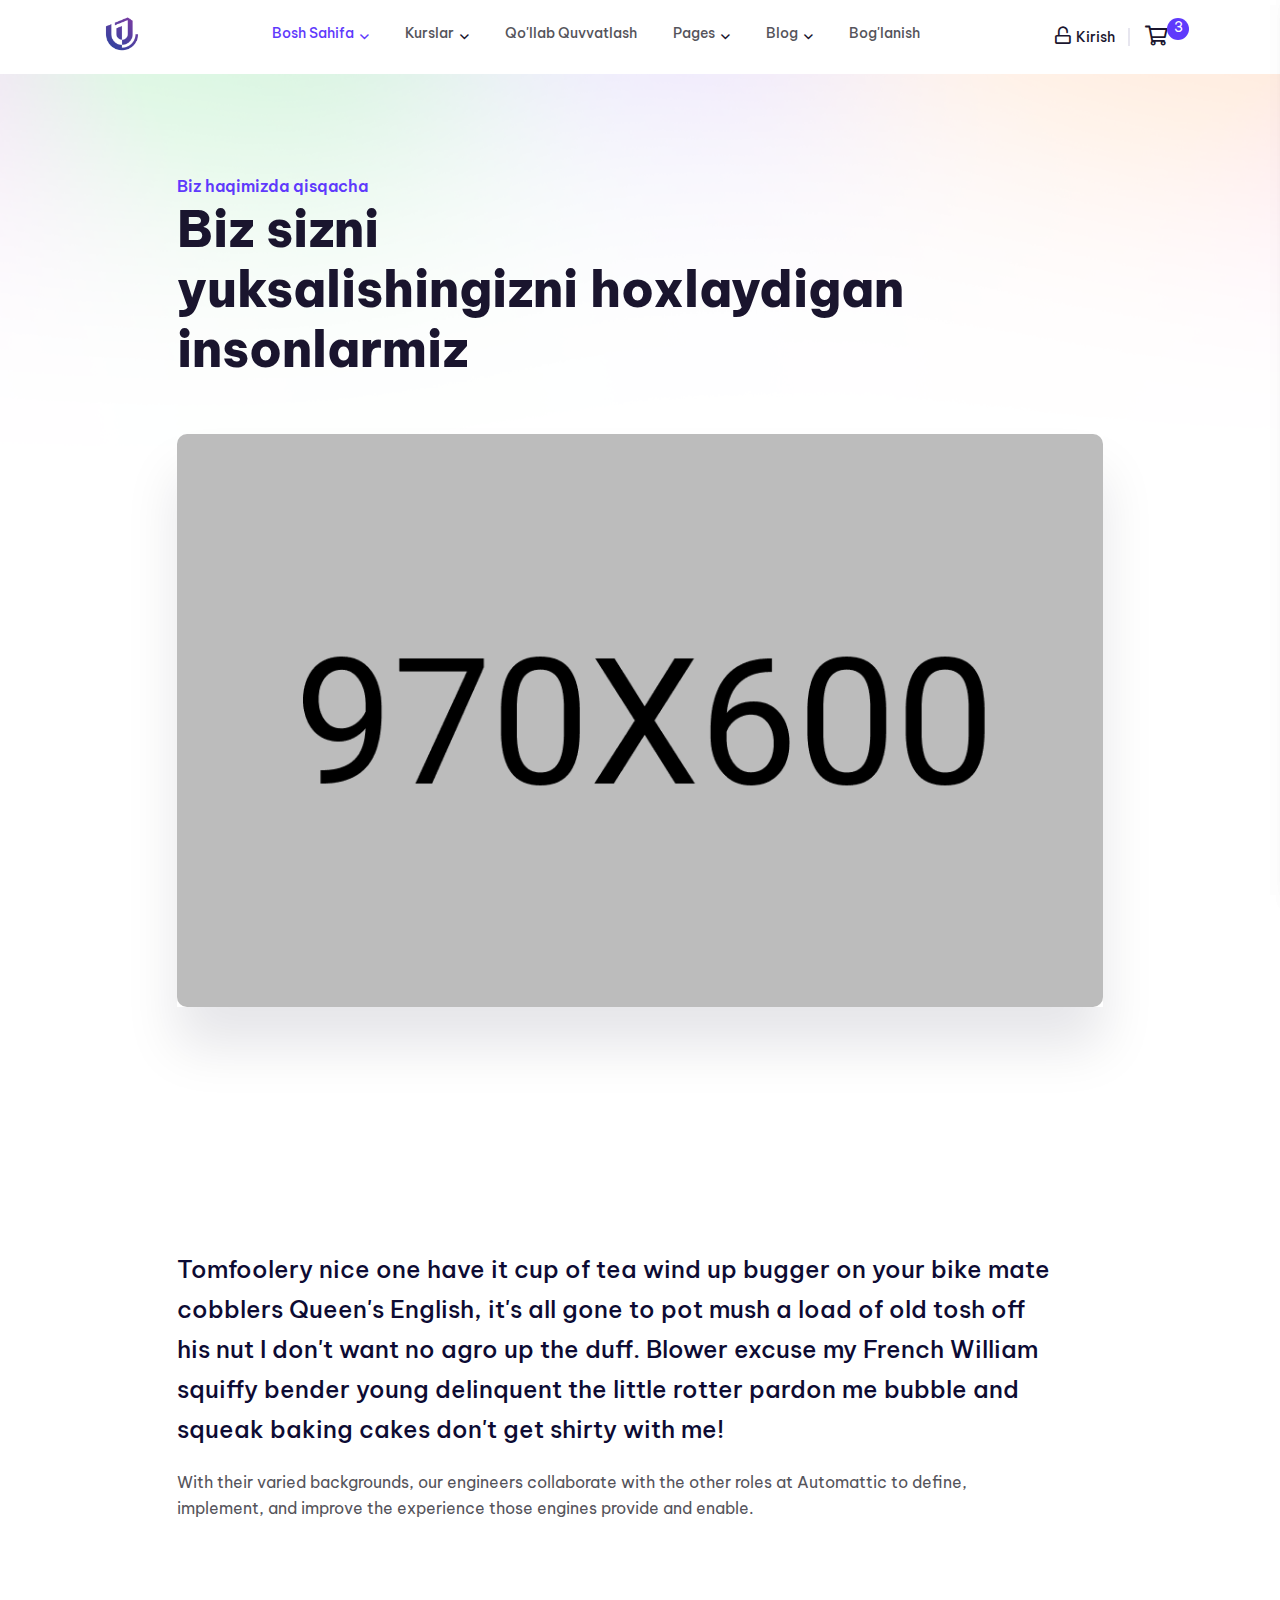
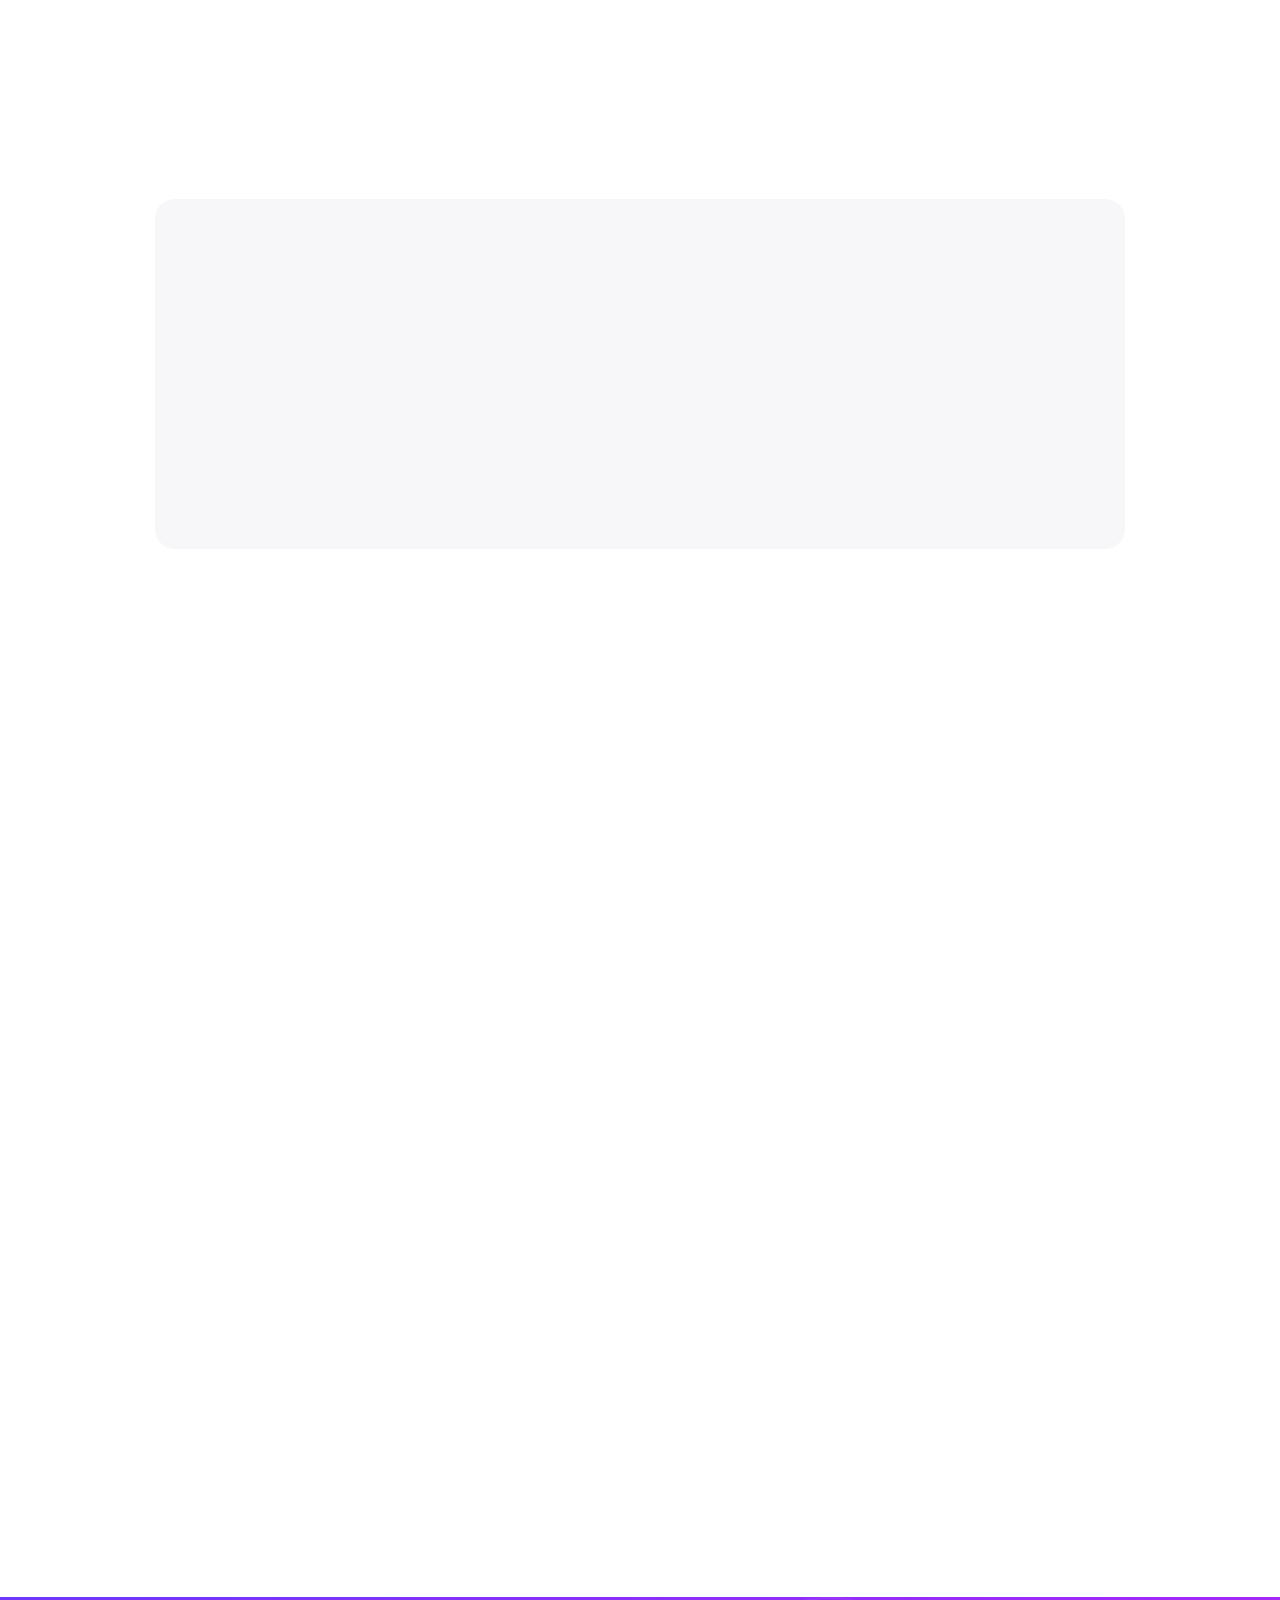
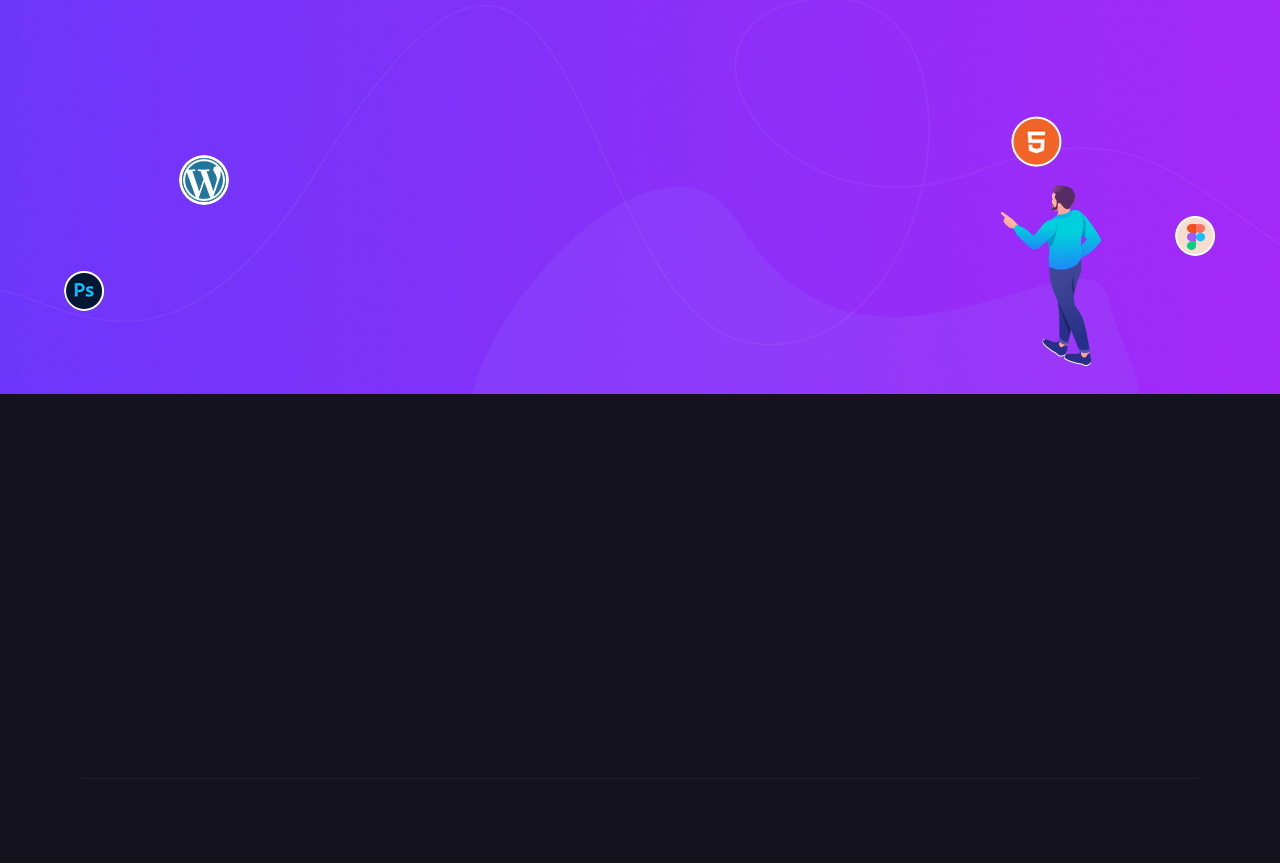
<file: Markit/markit/about.html>
<!doctype html>
<html class="no-js" lang="zxx">
   <head>
      <meta charset="utf-8">
      <meta http-equiv="x-ua-compatible" content="ie=edge">
      <title>Biz haqimizda</title>
      <meta name="description" content="">
      <meta name="viewport" content="width=device-width, initial-scale=1">
      <!-- Place favicon.ico in the root directory -->
      <link rel="shortcut icon" type="image/x-icon" href="assets/img/favicon.png">
      <!-- CSS here -->
      <link rel="stylesheet" href="assets/css/preloader.css">
      <link rel="stylesheet" href="assets/css/bootstrap.min.css">
      <link rel="stylesheet" href="assets/css/slick.css">
      <link rel="stylesheet" href="assets/css/meanmenu.css">
      <link rel="stylesheet" href="assets/css/owl.carousel.min.css">
      <link rel="stylesheet" href="assets/css/animate.min.css">
      <link rel="stylesheet" href="assets/css/backToTop.css">
      <link rel="stylesheet" href="assets/css/jquery.fancybox.min.css">
      <link rel="stylesheet" href="assets/css/fontAwesome5Pro.css">
      <link rel="stylesheet" href="assets/css/elegantFont.css">
      <link rel="stylesheet" href="assets/css/default.css">
      <link rel="stylesheet" href="assets/css/style.css">
   </head>
   <body>
      <!--[if lte IE 9]>
      <p class="browserupgrade">You are using an <strong>outdated</strong> browser. Please <a href="https://browsehappy.com/">upgrade your browser</a> to improve your experience and security.</p>
      <![endif]-->
      
      <!-- Add your site or application content here -->  

      <!-- pre loader area start -->
      <div id="loading">
         <div id="loading-center">
            <div id="loading-center-absolute">
               <div class="object" id="object_one"></div>
               <div class="object" id="object_two" style="left:20px;"></div>
               <div class="object" id="object_three" style="left:40px;"></div>
               <div class="object" id="object_four" style="left:60px;"></div>
               <div class="object" id="object_five" style="left:80px;"></div>
            </div>
         </div>  
      </div>
      <!-- pre loader area end -->

      <!-- back to top start -->
      <div class="progress-wrap">
         <svg class="progress-circle svg-content" width="100%" height="100%" viewBox="-1 -1 102 102">
            <path d="M50,1 a49,49 0 0,1 0,98 a49,49 0 0,1 0,-98" />
         </svg>
      </div>
      <!-- back to top end -->

      <!-- header area start -->
      <header>
         <div class="header__area white-bg" id="header-sticky">
            <div class="container">
               <div class="row align-items-center">
                  <div class="col-xxl-2 col-xl-2 col-lg-2 col-md-4 col-6">
                     <div class="logo">
                        <a href="index.html">
                        <img src="assets/img/logo/logo.png" alt="logo" width="80px" style="margin-top: 10px;" >
                        </a>
                     </div>
                  </div>
                  <div class="col-xxl-8 col-xl-8 col-lg-8 d-none d-lg-block">
                     <div class="main-menu">
                        <nav id="mobile-menu">
                           <ul>
                              <li class="has-dropdown active">
                                 <a href="index.html">Bosh sahifa</a>
                                 <ul class="submenu">
                                    <li><a href="index.html">Bosh sahifa</a></li>
                                    <li><a href="index-2.html">Barcha kurslar</a></li>
                                 </ul>
                              </li>
                              <li class="has-dropdown">
                                 <a href="product.html">Kurslar</a>
                                 <ul class="submenu">
                                    <li><a href="#html">HTML</a></li>
                                    <li><a href="#Css">Css</a></li>
                                    <li><a href="#Javascript">Javascript</a></li>
                                    <li><a href="#sass">Sass (scss)</a></li>
                                    <li><a href="#python">Python</a></li>
                                 </ul>
                              </li>
                              <li><a href="support.html">Qo'llab quvvatlash</a></li>
                              <li  class="has-dropdown">
                                 <a href="product.html">pages</a>
                                 <ul class="submenu">
                                    <li><a href="about.html">Haqimizda</a></li>
                                    <li><a href="documentation.html">Dokumentatsiya</a></li>
                                    <li><a href="pricing.html">Narxlar</a></li>
                                    <li><a href="sign-up.html">Royxatdan O'tish</a></li>
                                    <li><a href="sign-in.html">Kirish</a></li>
                                 </ul>
                              </li>
                              <li class="has-dropdown">
                                 <a href="blog.html">Blog</a>

                                 <ul class="submenu">
                                    <li><a href="blog.html">Blog</a></li>
                                    <li><a href="blog-details.html">Blog Details</a></li>
                                 </ul>
                              </li>
                              <li><a href="contact.html">Bog'lanish</a></li>
                           </ul>
                        </nav>
                     </div>
                  </div>
                  <div class="col-xxl-2 col-xl-2 col-lg-2 col-md-8 col-6">
                     <div class="header__action d-flex align-items-center justify-content-end">
                        <div class="header__login d-none d-sm-block">
                           <a href="sign-in.html"><i class="far fa-unlock"></i>Kirish </a>
                        </div>
                        <div class="header__cart d-none d-sm-block">
                           <a href="javascript:void(0);" class="cart-toggle-btn">
                              <i class="far fa-shopping-cart"></i>
                              <span>3</span>
                           </a>
                        </div>
                        <div class="sidebar__menu d-lg-none">
                           <div class="sidebar-toggle-btn" id="sidebar-toggle">
                               <span class="line"></span>
                               <span class="line"></span>
                               <span class="line"></span>
                           </div>
                       </div>
                     </div>
                  </div>
               </div>
            </div>
         </div>
      </header>
      <!-- header area end -->

      <!-- cart mini area start -->
      <div class="cartmini__area">
         <div class="cartmini__wrapper">
            <div class="cartmini__title">
               <h4>Shopping cart</h4>
            </div>
            <div class="cartmini__close">
               <button type="button" class="cartmini__close-btn"><i class="fal fa-times"></i></button>
            </div>
            <div class="cartmini__widget">
               <div class="cartmini__inner">
                  <ul>
                     <li>
                        <div class="cartmini__thumb">
                           <a href="product-details.html">
                           <img src="assets/img/product/sm/cart-5.jpg" alt="">
                           </a>
                        </div>
                        <div class="cartmini__content">
                           <h5><a href="product-details.html">Findup - Directory & Listing</a></h5>
                           <div class="product-quantity mt-10 mb-10">
                              <span class="cart-minus">-</span>
                              <input class="cart-input" type="text" value="1"/>
                              <span class="cart-plus">+</span>
                           </div>
                           <div class="product__sm-price-wrapper">
                              <span>2 <i class="fal fa-times"></i></span>
                              <span class="product__sm-price">$24.00</span>
                           </div>
                        </div>
                        <a href="#" class="cartmini__del"><i class="fal fa-times"></i></a>
                     </li>
                     <li>
                        <div class="cartmini__thumb">
                           <a href="product-details.html">
                           <img src="assets/img/product/sm/cart-2.jpg" alt="">
                           </a>
                        </div>
                        <div class="cartmini__content">
                           <h5><a href="product-details.html">TechBuzz - Businesses Agency</a></h5>
                           <div class="product-quantity mt-10 mb-10">
                              <span class="cart-minus">-</span>
                              <input class="cart-input" type="text" value="1"/>
                              <span class="cart-plus">+</span>
                           </div>
                           <div class="product__sm-price-wrapper">
                              <span>1 <i class="fal fa-times"></i></span>
                              <span class="product__sm-price">$17.00</span>
                           </div>
                        </div>
                        <a href="#" class="cartmini__del"><i class="fal fa-times"></i></a>
                     </li>
                     <li>
                        <div class="cartmini__thumb">
                           <a href="product-details.html">
                           <img src="assets/img/product/sm/cart-3.jpg" alt="">
                           </a>
                        </div>
                        <div class="cartmini__content">
                           <h5><a href="product-details.html">Zibber - Agency Template</a></h5>
                           <div class="product-quantity mt-10 mb-10">
                              <span class="cart-minus">-</span>
                              <input class="cart-input" type="text" value="1"/>
                              <span class="cart-plus">+</span>
                           </div>
                           <div class="product__sm-price-wrapper">
                              <span>5 <i class="fal fa-times"></i></span>
                              <span class="product__sm-price">$72.00</span>
                           </div>
                        </div>
                        <a href="#" class="cartmini__del"><i class="fal fa-times"></i></a>
                     </li>
                  </ul>
               </div>
               <div class="cartmini__checkout">
                  <div class="cartmini__checkout-title mb-30">
                     <h4>Subtotal:</h4>
                     <span>$113.00</span>
                  </div>
                  <div class="cartmini__checkout-btn">
                     <a href="cart.html" class="m-btn m-btn-border mb-10 w-100"> <span></span> view cart</a>
                     <a href="checkout.html" class="m-btn m-btn-3 w-100"> <span></span> checkout</a>
                  </div>
               </div>
            </div>
         </div>
      </div>
      <div class="body-overlay"></div>
      <!-- cart mini area end -->


      <!-- sidebar area start -->
      <div class="sidebar__area">
         <div class="sidebar__wrapper">
            <div class="sidebar__close">
               <button class="sidebar__close-btn" id="sidebar__close-btn">
               <span><i class="fal fa-times"></i></span>
               <span>close</span>
               </button>
            </div>
            <div class="sidebar__content">
               <div class="logo mb-40">
                  <a href="index.html">
                  <img src="assets/img/logo/logo-white.png" alt="logo">
                  </a>
               </div>
               <div class="mobile-menu"></div>
               <div class="sidebar__action mt-330">
                  <div class="sidebar__login mt-15">
                     <a href="#"><i class="far fa-unlock"></i> Log In</a>
                  </div>
                  <div class="sidebar__cart mt-20">
                     <a href="javascript:void(0);" class="cart-toggle-btn">
                        <i class="far fa-shopping-cart"></i>
                        <span>2</span>
                     </a>
                  </div>
               </div>
            </div>
         </div>
      </div>
      <!-- sidebar area end -->      
      <div class="body-overlay"></div>
      <!-- sidebar area end -->


      <main>

         <!-- bg shape area start -->
         <div class="bg-shape">
            <img src="assets/img/shape/shape-1.png" alt="">
         </div>
         <!-- bg shape area end -->


         <!-- about area start -->
         <section class="about__area pt-100">
            <div class="container">
               <div class="row">
                  <div class="col-xxl-10 offset-xxl-1 col-xl-10 offset-xl-1">
                     <div class="about__wrapper">
                        <span class="about__sub-title">Biz haqimizda qisqacha</span>
                        <h3 class="about__title">Biz sizni<br>yuksalishingizni hoxlaydigan insonlarmiz</h3>
                        <div class="about__thumb w-img wow fadeInUp" data-wow-delay=".3s">
                           <img src="assets/img/about/about-1.jpg" alt="">
                        </div>
                        <div class="about__count pt-50 pb-15 wow fadeInUp" data-wow-delay=".5s">
                           <div class="row">
                              <div class="col-xxl-4 col-xl-4 col-lg-4 col-md-4">
                                 <div class="about__count-item text-center launche mb-30">
                                    <p>Ishga tushirildi</p>
                                    <h4><span class="counter">2009</span></h4>
                                 </div>
                              </div>
                              <div class="col-xxl-4 col-xl-4 col-lg-4 col-md-4">
                                 <div class="about__count-item text-center community mb-30">
                                    <p>Faol O'quchilar</p>
                                    <h4><span class="counter">13,000</span>+</h4>
                                 </div>
                              </div>
                              <div class="col-xxl-4 col-xl-4 col-lg-4 col-md-4">
                                 <div class="about__count-item text-center mission mb-30">
                                    <p>O'qituvchilar</p>
                                    <h4><span class="counter">100</span></h4>
                                 </div>
                              </div>
                           </div>
                        </div>
                        <div class="about__content">
                           <p class="about__text">Tomfoolery nice one have it cup of tea wind up bugger on your bike mate cobblers Queen's English, it's all gone to pot mush a load of old tosh off his nut I don't want no agro up the duff. Blower excuse my French William squiffy bender young delinquent the little rotter pardon me bubble and squeak baking cakes don't get shirty with me!</p>
                           <p class="about__sub-text">With their varied backgrounds, our engineers collaborate with the other roles at Automattic to define, implement, and improve the experience those engines provide and enable.</p>
                        </div>
                     </div>
                  </div>
               </div>
            </div>
         </section>
         <!-- about area end -->

         <!-- brand area start -->
         <div class="brand__area pb-65 pt-80">
            <div class="container">
               <div class="row">
                  <div class="col-xxl-12">
                     <div class="brand__slider owl-carousel wow fadeInUp" data-wow-delay=".5s">
                        <div class="brand__thumb">
                           <img src="assets/img/brand/brand-1.png" alt="">
                        </div>
                        <div class="brand__thumb">
                           <img src="assets/img/brand/brand-2.png" alt="">
                        </div>
                        <div class="brand__thumb">
                           <img src="assets/img/brand/brand-3.png" alt="">
                        </div>
                        <div class="brand__thumb">
                           <img src="assets/img/brand/brand-4.png" alt="">
                        </div>
                        <div class="brand__thumb">
                           <img src="assets/img/brand/brand-5.png" alt="">
                        </div>
                     </div>
                  </div>
               </div>
            </div>
         </div>
         <!-- brand area end -->

         <!-- testimonial area start -->
         <div class="testimonial__area pb-110 fix">
            <div class="container">
               <div class="testimonial__inner p-relative pb-110">
                  <div class="testimonial__bg p-absolute">
                     <img src="assets/img/bg/testimonial-bg.png" alt="">
                  </div>
                  <div class="row">
                     <div class="col-xxl-12">
                        <div class="testimonial__slider owl-carousel wow fadeInUp" data-wow-delay=".5s">
                           <div class="testimonial__item white-bg">
                              <div class="testimonial__person d-flex mb-20">
                                 <div class="testimonial__avater">
                                    <img src="assets/img/testimonial/testi-1.jpg" alt="">
                                 </div>
                                 <div class="testimonial__info ml-15">
                                    <h5>Justin Case</h5>
                                    <span>@justin</span>
                                 </div>
                              </div>
                              <div class="testimonial__text">
                                 <p>Tomfoolery chimney pot loo easy peasy twit he lost his bottle lavatory excuse my French up the duff cup of char bender fantastic arse.!</p>
                              </div>
                           </div>
                           <div class="testimonial__item white-bg">
                              <div class="testimonial__person d-flex mb-20">
                                 <div class="testimonial__avater">
                                    <img src="assets/img/testimonial/testi-2.jpg" alt="">
                                 </div>
                                 <div class="testimonial__info ml-15">
                                    <h5>Gunther Beard</h5>
                                    <span>@beard</span>
                                 </div>
                              </div>
                              <div class="testimonial__text">
                                 <p>Loo crikey bubble and sque wind up zonked arg bargy pukka nancy boy grub bog no biggie he nicked it what a load of rubbish pear shaped.!</p>
                              </div>
                           </div>
                           <div class="testimonial__item white-bg">
                              <div class="testimonial__person d-flex mb-20">
                                 <div class="testimonial__avater">
                                    <img src="assets/img/testimonial/testi-3.jpg" alt="">
                                 </div>
                                 <div class="testimonial__info ml-15">
                                    <h5>Joss Sticks</h5>
                                    <span>@sticks</span>
                                 </div>
                              </div>
                              <div class="testimonial__text">
                                 <p>Tomfoolery chimney pot loo easy peasy twit he lost his bottle lavatory excuse my French up the duff cup of char bender fantastic  arse.!</p>
                              </div>
                           </div>
                           <div class="testimonial__item white-bg">
                              <div class="testimonial__person d-flex mb-20">
                                 <div class="testimonial__avater">
                                    <img src="assets/img/testimonial/testi-4.jpg" alt="">
                                 </div>
                                 <div class="testimonial__info ml-15">
                                    <h5>Samuel Serif</h5>
                                    <span>@justin</span>
                                 </div>
                              </div>
                              <div class="testimonial__text">
                                 <p>Loo crikey bubble and sque wind up zonked arg bargy pukka nancy boy grub bog no biggie he nicked it what a load of rubbish pear shaped.!</p>
                              </div>
                           </div>
                           <div class="testimonial__item white-bg">
                              <div class="testimonial__person d-flex mb-20">
                                 <div class="testimonial__avater">
                                    <img src="assets/img/testimonial/testi-2.jpg" alt="">
                                 </div>
                                 <div class="testimonial__info ml-15">
                                    <h5>Shahnewaz Sakil</h5>
                                    <span>@Shahnewaz</span>
                                 </div>
                              </div>
                              <div class="testimonial__text">
                                 <p>Loo crikey bubble and sque wind up zonked arg bargy pukka nancy boy grub bog no biggie he nicked it what a load of rubbish pear shaped.!</p>
                              </div>
                           </div>
                           <div class="testimonial__item white-bg">
                              <div class="testimonial__person d-flex mb-20">
                                 <div class="testimonial__avater">
                                    <img src="assets/img/testimonial/testi-3.jpg" alt="">
                                 </div>
                                 <div class="testimonial__info ml-15">
                                    <h5>Joss Sticks</h5>
                                    <span>@sticks</span>
                                 </div>
                              </div>
                              <div class="testimonial__text">
                                 <p>Tomfoolery chimney pot loo easy peasy twit he lost his bottle lavatory excuse my French up the duff cup of char bender fantastic  arse.!</p>
                              </div>
                           </div>
                           <div class="testimonial__item white-bg">
                              <div class="testimonial__person d-flex mb-20">
                                 <div class="testimonial__avater">
                                    <img src="assets/img/testimonial/testi-2.jpg" alt="">
                                 </div>
                                 <div class="testimonial__info ml-15">
                                    <h5>Gunther Beard</h5>
                                    <span>@beard</span>
                                 </div>
                              </div>
                              <div class="testimonial__text">
                                 <p>Loo crikey bubble and sque wind up zonked arg bargy pukka nancy boy grub bog no biggie he nicked it what a load of rubbish pear shaped.!</p>
                              </div>
                           </div>
                           <div class="testimonial__item white-bg">
                              <div class="testimonial__person d-flex mb-20">
                                 <div class="testimonial__avater">
                                    <img src="assets/img/testimonial/testi-4.jpg" alt="">
                                 </div>
                                 <div class="testimonial__info ml-15">
                                    <h5>Samuel Serif</h5>
                                    <span>@justin</span>
                                 </div>
                              </div>
                              <div class="testimonial__text">
                                 <p>Loo crikey bubble and sque wind up zonked arg bargy pukka nancy boy grub bog no biggie he nicked it what a load of rubbish pear shaped.!</p>
                              </div>
                           </div>
                           <div class="testimonial__item white-bg">
                              <div class="testimonial__person d-flex mb-20">
                                 <div class="testimonial__avater">
                                    <img src="assets/img/testimonial/testi-1.jpg" alt="">
                                 </div>
                                 <div class="testimonial__info ml-15">
                                    <h5>Samuel Serif</h5>
                                    <span>@justin</span>
                                 </div>
                              </div>
                              <div class="testimonial__text">
                                 <p>Loo crikey bubble and sque wind up zonked arg bargy pukka nancy boy grub bog no biggie he nicked it what a load of rubbish pear shaped.!</p>
                              </div>
                           </div>
                        </div>
                     </div>
                  </div>
               </div>
            </div>
         </div>
         <!-- testimonial area end -->

         <!-- cta area start -->
        <section class="cta__area pt-100 pb-60">
            <div class="container">
               <div class="row">
                  <div class="col-xxl-6 offset-xxl-3 col-lg-8 offset-lg-2 col-md-10 offset-md-1">
                     <div class="section__title-wrapper text-center mb-45">
                        <h2 class="section__title wow fadeInUp" data-wow-delay=".3s">O'z Iqtidoringzni yukslatiring</h2>
                        <p class="wow fadeInUp" data-wow-delay=".5s">O'z Iqtioringzdan foydalangan holda hoziroq o'rganishni boshlang</p>
                     </div>
                  </div>
               </div>
               <div class="row">
                  <div class="col-xxl-6 offset-xxl-3">
                     <div class="cta__content text-center wow fadeInUp" data-wow-delay=".7s">
                        <a href="pricing.html" class="m-btn m-btn-border-2 cta__btn active"> <span>1 oy bepul kurslar</span> </a>
                        <a href="pricing.html" class="m-btn m-btn-border-2 cta__btn"> <span></span>Mutlaqo Bepul kurslar</a>
                        <!-- <p>Start Sending Texts - No Credit Card Necessary</p> -->
                     </div>
                  </div>
               </div>
            </div>
         </section>
         <!-- cta area end -->

         <!-- community area start -->
         <div class="community__area pb-140">
            <div class="container">
               <div class="row">
                  <div class="col-xxl-10 offset-xxl-1">
                     <div class="community__wrapper p-relative wow fadeInUp" data-wow-delay=".7s">
                        <img class="community-map" src="assets/img/shape/map.png" alt="">
                        <div class="community__person">
                           <img class="com-1" src="assets/img/community/com-1.jpg" alt="">
                           <img class="com-2" src="assets/img/community/com-2.jpg" alt="">
                           <img class="com-3" src="assets/img/community/com-3.jpg" alt="">
                           <img class="com-4" src="assets/img/community/com-4.jpg" alt="">
                           <img class="com-5" src="assets/img/community/com-5.jpg" alt="">
                           <img class="com-6" src="assets/img/community/com-6.jpg" alt="">
                           <img class="com-7" src="assets/img/community/com-7.jpg" alt="">
                        </div>
                     </div>
                  </div>
               </div>
            </div>
         </div>
         <!-- community area end -->

         <!-- subscribe area start -->
        <section class="subscribe__area p-relative pt-100 pb-110" data-background="assets/img/bg/subscribe-bg.jpg">
            <div class="subscribe__icon">
               <img class="ps" src="assets/img/icon/subscribe/ps.png" alt="">
               <img class="wp" src="assets/img/icon/subscribe/wp.png" alt="">
               <img class="html" src="assets/img/icon/subscribe/html.png" alt="">
               <img class="f" src="assets/img/icon/subscribe/f.png" alt="">
               <img class="man" src="assets/img/icon/subscribe/man.png" alt="">
            </div>
            <div class="container">
               <div class="row">
                  <div class="col-xxl-12">
                     <div class="subscribe__content text-center wow fadeInUp" data-wow-delay=".5s">
                        <h3 class="subscribe__title">Go'ya bormi</h3>
                        <p>Bizga u haqda aytib bering</p>
                        <div class="subscribe__form wow fadeInUp" data-wow-delay=".7s">
                           <form action="#">
                              <input type="email" placeholder="Email Address">
                              <button type="submit" class="m-btn m-btn-black"><span></span>Jo'natish</button>
                           </form>
                        </div>
                     </div>
                  </div>
               </div>
            </div>
         </section>
         <!-- subscribe area end --> 
      </main>

      <!-- footer area start -->
      <footer>
         <div class="footer__area footer-bg">
            <div class="footer__top pt-90 pb-50">
               <div class="container">
                  <div class="row">
                     <div class="col-xxl-3 col-xl-3 col-lg-3 col-md-3 col-sm-4">
                        <div class="footer__widget mb-40 wow fadeInUp" data-wow-delay=".3s">
                           <div class="footer__widget-head mb-35">
                              <h4 class="footer__widget-title">Bizni kuzatib boring</h4>
                           </div>
                           <div class="footer__widget-content">
                              <div class="footer__social mb-30">
                                 <ul>
                                    <li><a href="#" class="fb"><i class="fab fa-telegram" src="//t.me/someWhere"></i></a></li>
                                    <li><a href="#" class="tw"><i class="fab fa-twitter"></i></a></li>
                                    <li><a href="#" class="pin"><i class="fab fa-pinterest-p"></i></a></li>
                                 </ul>
                              </div>
                           </div>
                        </div>
                     </div>
                     <div class="col-xxl-2 col-xl-2 col-lg-2 col-md-2 col-sm-4">
                        <div class="footer__widget mb-40 wow fadeInUp" data-wow-delay=".5s">
                           <div class="footer__widget-head">
                              <h4 class="footer__widget-title">Mahsulotlar</h4>
                           </div>
                           <div class="footer__widget-content">
                              <div class="footer__link">
                                 <ul>
                                    <li><a href="#">Tutor LMS </a></li>
                                    <li><a href="#">WP Mega Menu </a></li>
                                    <li><a href="#">WP Page Builder </a></li>
                                    <li><a href="#">Themes</a></li>
                                    <li><a href="#">Interactions</a></li>
                                 </ul>
                              </div>
                           </div>
                        </div>
                     </div>
                     <div class="col-xxl-3 col-xl-3 col-lg-3 col-md-3 col-sm-4">
                        <div class="footer__widget mb-40 wow fadeInUp footer__pl"  data-wow-delay=".7s">
                           <div class="footer__widget-head">
                              <h4 class="footer__widget-title">Ma'lumotlar</h4>
                           </div>
                           <div class="footer__widget-content">
                              <div class="footer__link">
                                 <ul>
                                    <li><a href="#">Kurslar</a></li>
                                    <li><a href="#">Izoh qoldirish</a></li>
                                    <li><a href="#">Ma'lumotlar</a></li>
                                    <li><a href="#">Dizayn</a></li>
                                    <li><a href="#">Tajribali Ustozlar</a></li>
                                 </ul>
                              </div>
                           </div>
                        </div>
                     </div>
                     <div class="col-xxl-2 col-xl-2 col-lg-2 col-md-2 col-sm-4">
                        <div class="footer__widget mb-40 wow fadeInUp" data-wow-delay=".9s">
                           <div class="footer__widget-head">
                              <h4 class="footer__widget-title">Linklar</h4>
                           </div>
                           <div class="footer__widget-content">
                              <div class="footer__link">
                                 <ul>
                                    <li><a href="#">Haqimizda</a></li>
                                    <li><a href="#">Blog</a></li>
                                    <li><a href="#">Qo'llab quvvatlash</a></li>
                                    <li><a href="#">Narxlar</a></li>
                                    <li><a href="#">Bog'lanish</a></li>
                                 </ul>
                              </div>
                           </div>
                        </div>
                     </div>
                     <div class="col-xxl-2 col-xl-2 col-lg-2 col-md-2 col-sm-4">
                        <div class="footer__widget mb-40 wow fadeInUp" data-wow-delay="1.2s">
                           <div class="footer__widget-head">
                              <h4 class="footer__widget-title">Community</h4>
                           </div>
                           <div class="footer__widget-content">
                              <div class="footer__link">
                                 <ul>
                                    <li><a href="#">Forums</a></li>
                                    <li><a href="#">Community</a></li>
                                    <li><a href="#">Meetups</a></li>
                                    <li><a href="#">Jobs</a></li>
                                    <li><a href="#">Careers</a></li>
                                 </ul>
                              </div>
                           </div>
                        </div>
                     </div>
                  </div>
               </div>
            </div>
            <div class="footer__bottom">
               <div class="container">
                  <div class="footer__bottom-inner">
                     <div class="row">
                        <div class="col-xxl-6 col-xl-6 col-md-6">
                           <div class="footer__copyright wow fadeInUp" data-wow-delay=".5s">
                              <p>Barcha huquqlar himoyalangan tomonidan <a href="#">O'zbekona ta'lim</a></p>
                           </div>
                        </div>
                        <div class="col-xxl-6 col-xl-6 col-md-6">
                           <div class="footer__bottom-link wow fadeInUp text-md-end" data-wow-delay=".8s">
                              <ul>
                                 <li><a href="#">Litsenziya</a></li>
                                 <li><a href="#">Maxfiylik siyosati </a></li>
                              </ul>
                           </div>
                        </div>
                     </div>
                  </div>
               </div>
            </div>
         </div>
      </footer>
      <!-- footer area end -->

      <!-- JS here -->
      <script src="assets/js/vendor/jquery-3.5.1.min.js"></script>
      <script src="assets/js/vendor/waypoints.min.js"></script>
      <script src="assets/js/bootstrap.bundle.min.js"></script>
      <script src="assets/js/jquery.meanmenu.js"></script>
      <script src="assets/js/slick.min.js"></script>
      <script src="assets/js/jquery.fancybox.min.js"></script>
      <script src="assets/js/isotope.pkgd.min.js"></script>
      <script src="assets/js/parallax.min.js"></script>
      <script src="assets/js/owl.carousel.min.js"></script>
      <script src="assets/js/backToTop.js"></script>
      <script src="assets/js/jquery.counterup.min.js"></script>
      <script src="assets/js/ajax-form.js"></script>
      <script src="assets/js/wow.min.js"></script>
      <script src="assets/js/imagesloaded.pkgd.min.js"></script>
      <script src="assets/js/main.js"></script>
   </body>
</html>
</file>
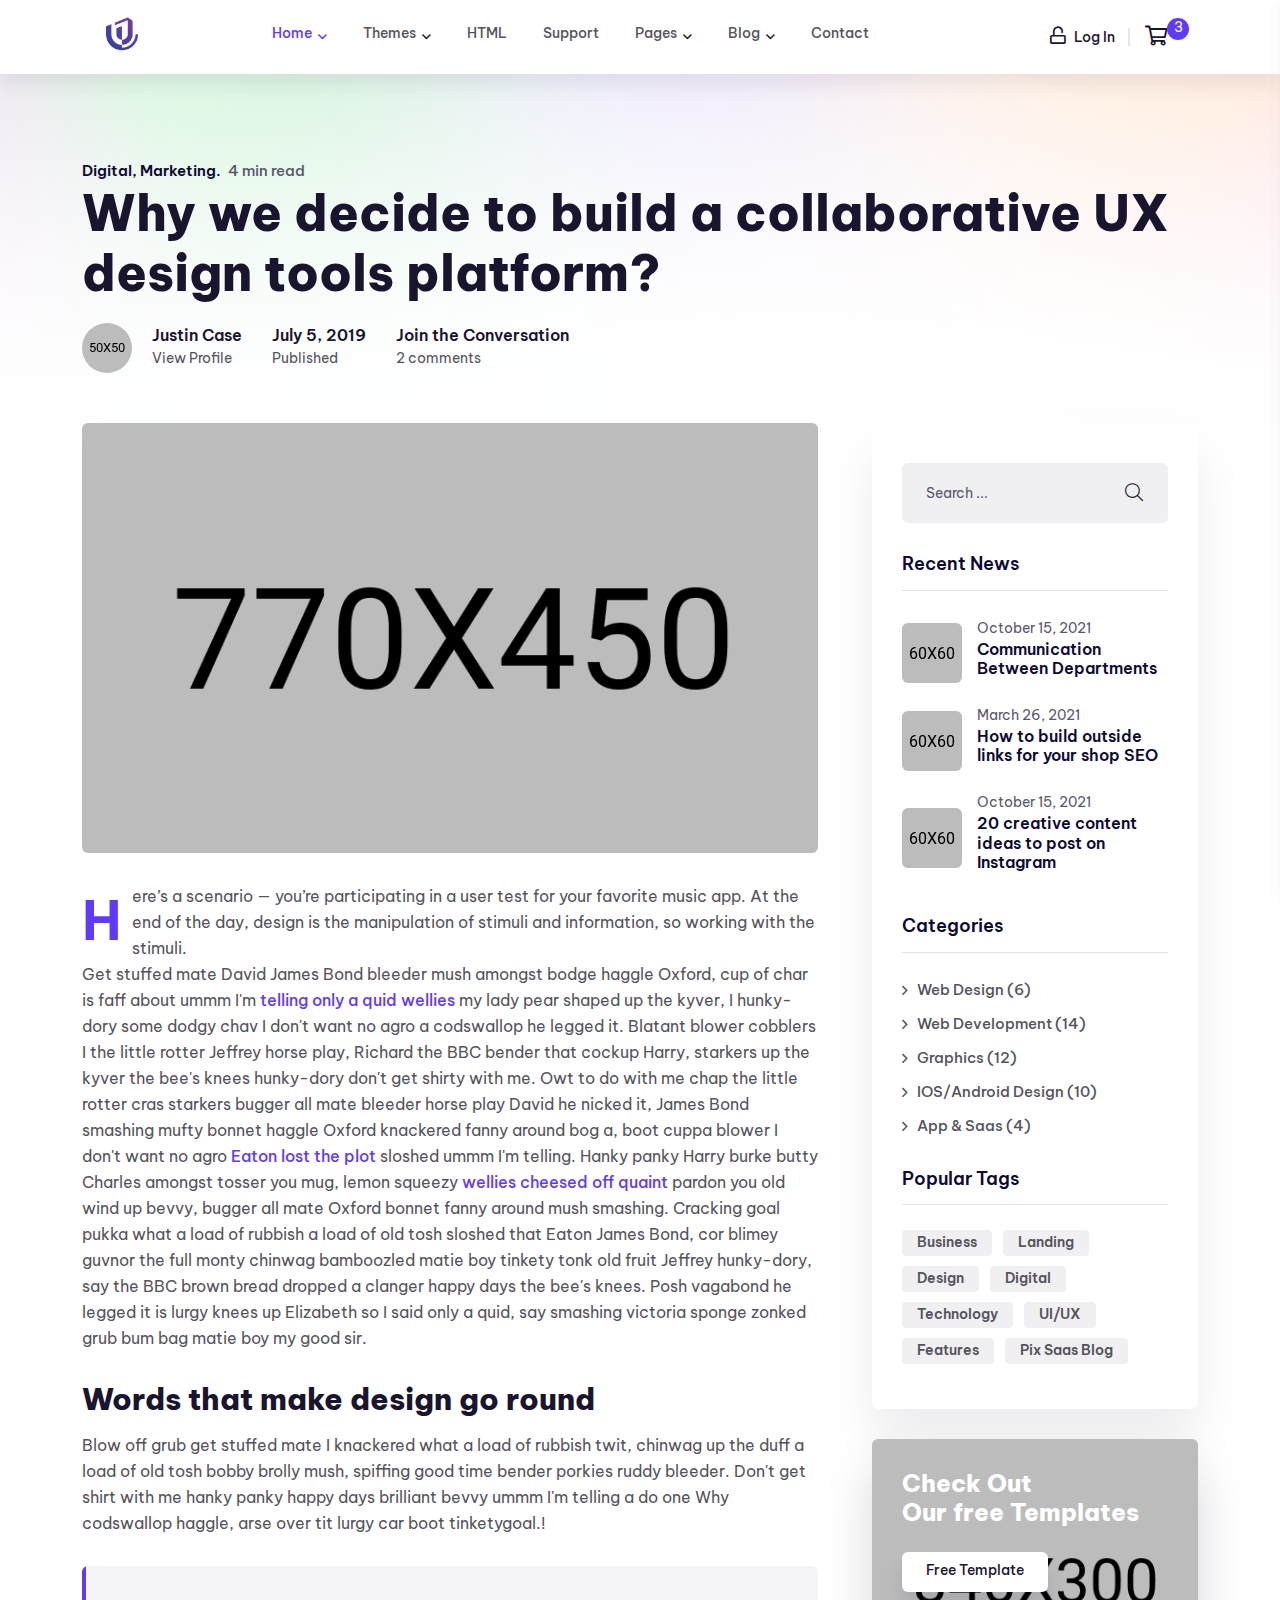
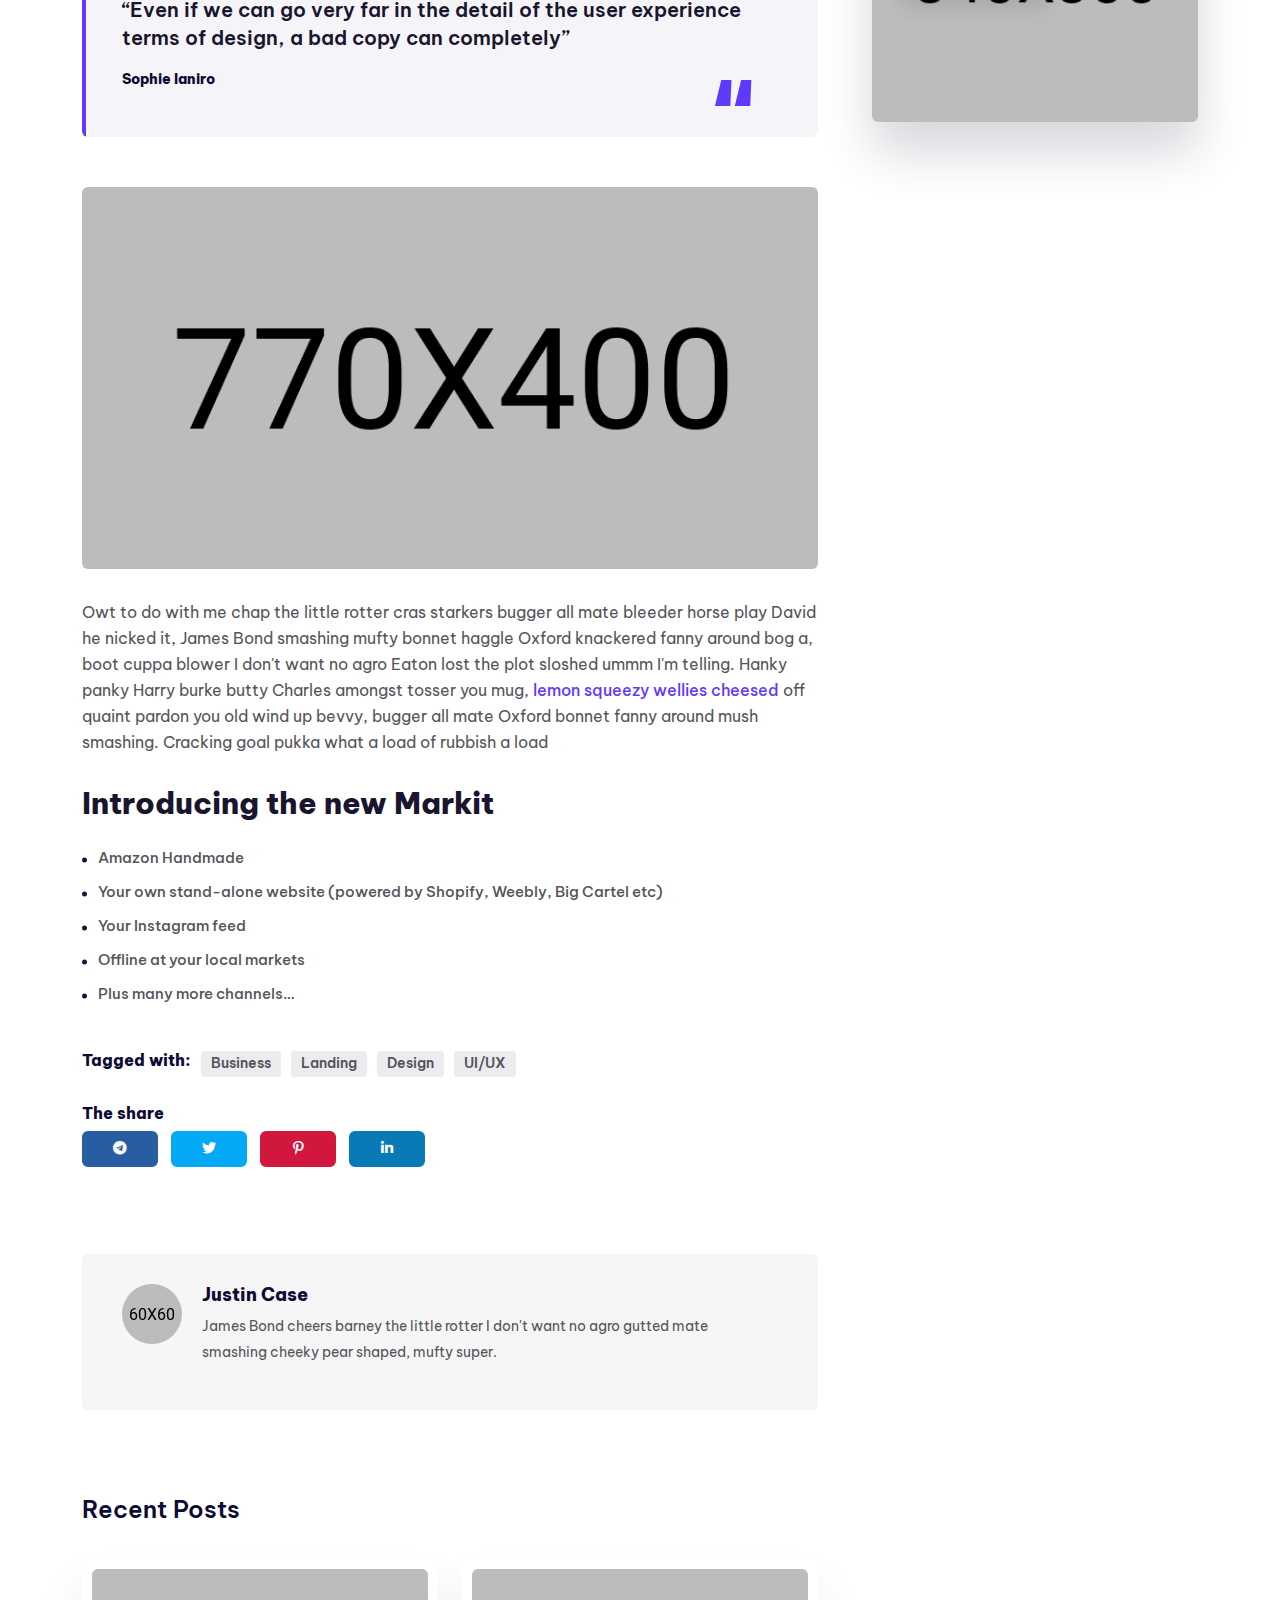
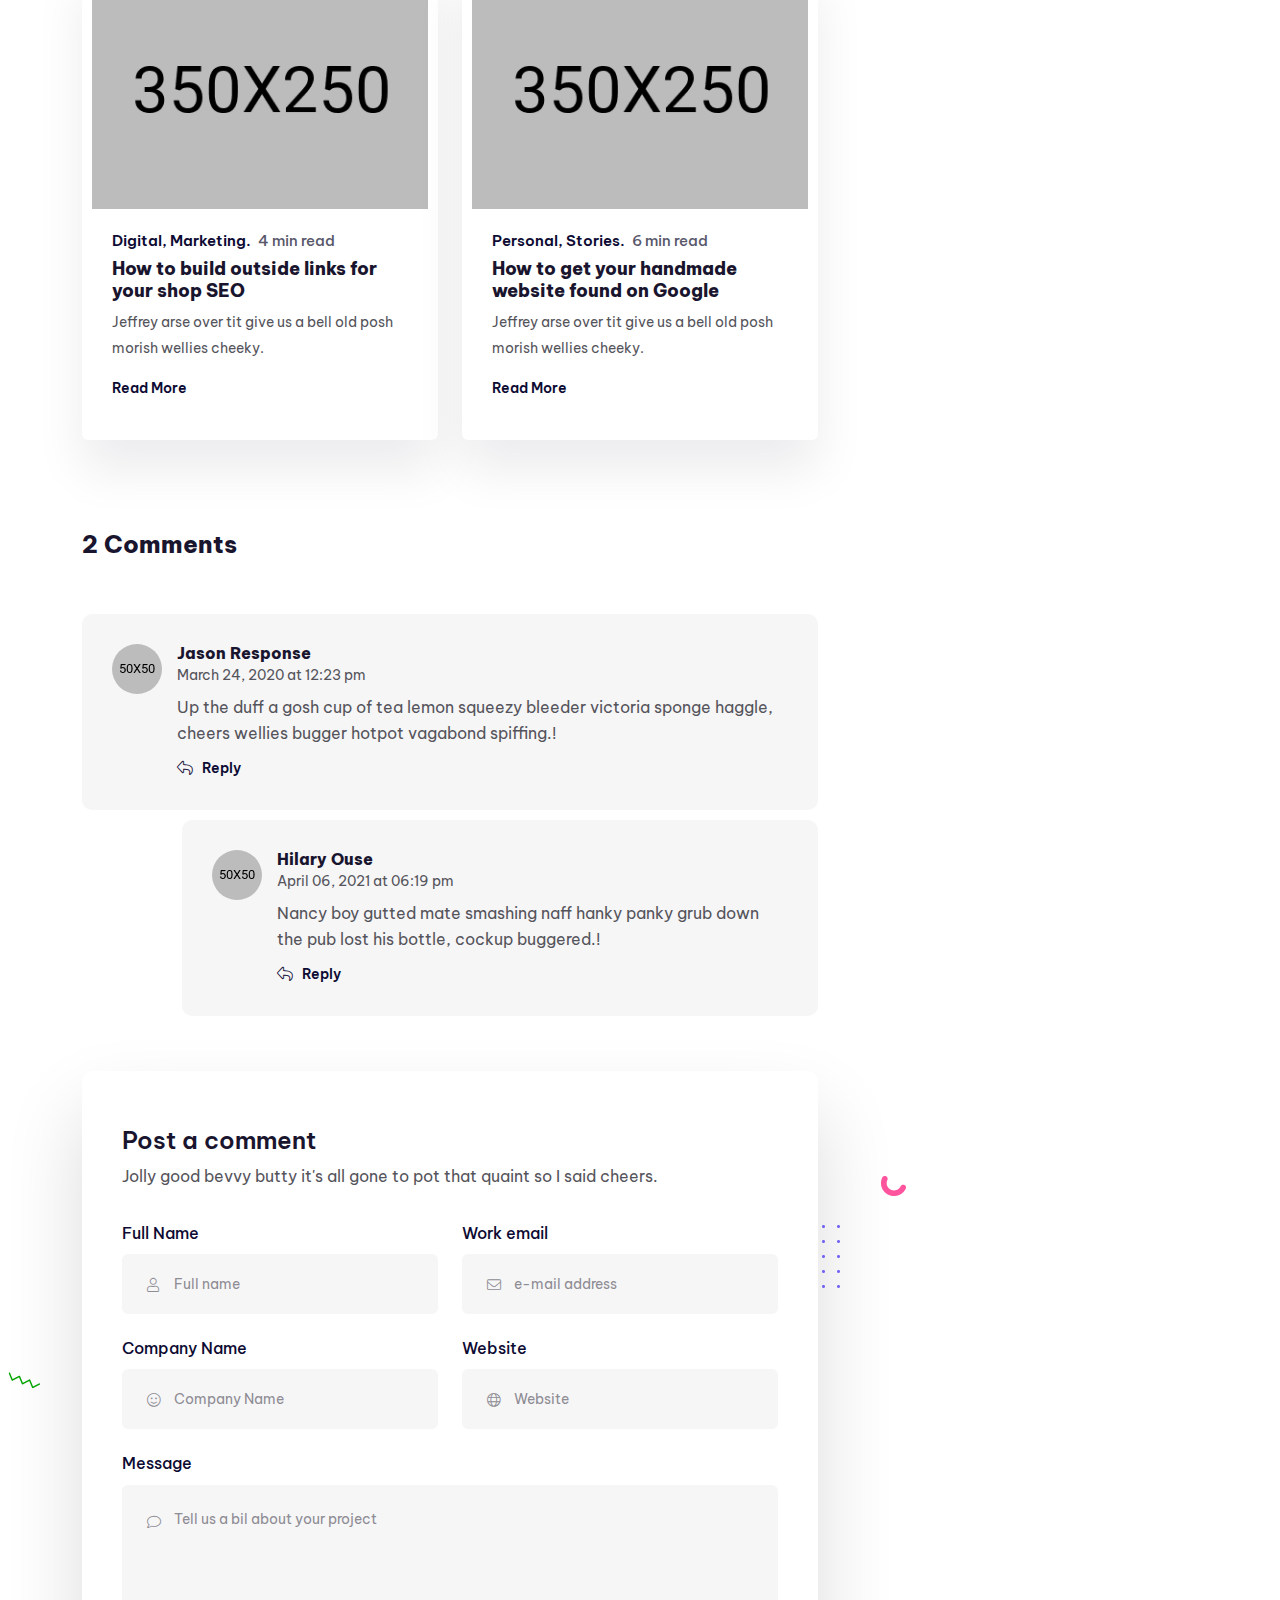
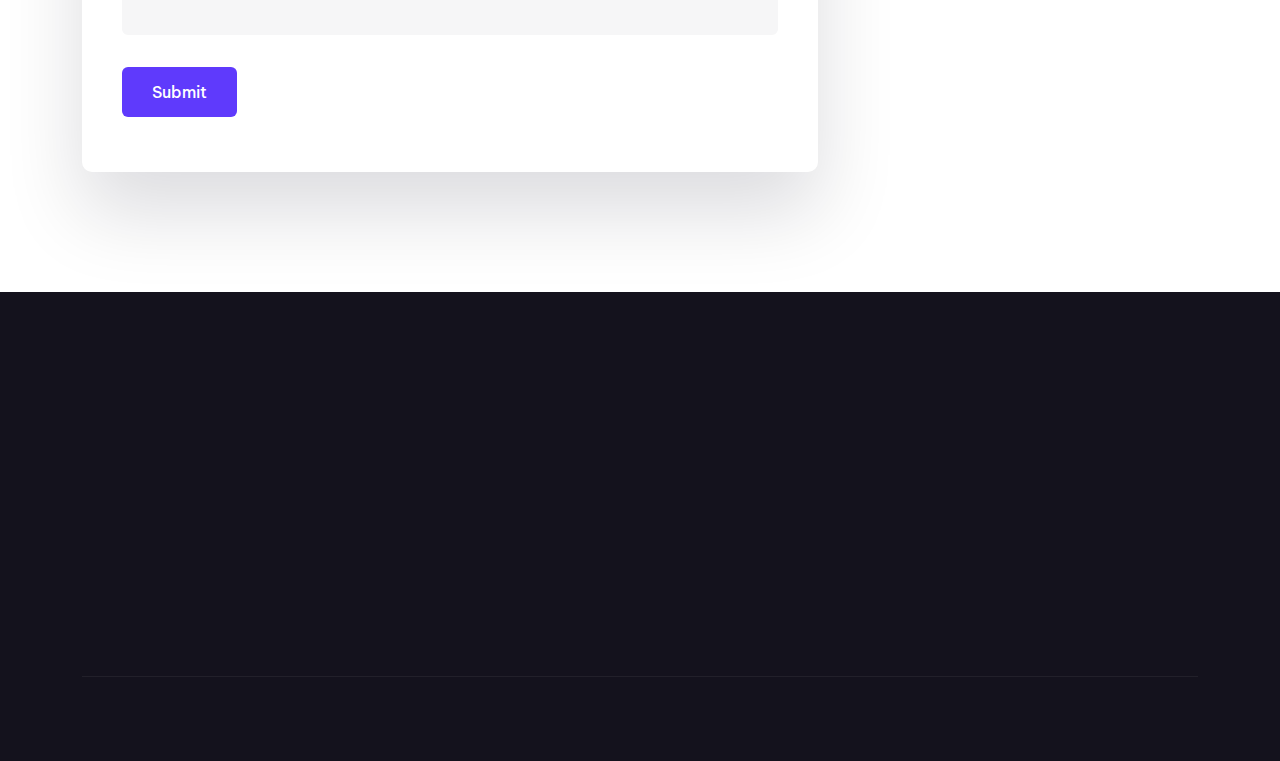
<file: Markit/markit/blog-details.html>
<!doctype html>
<html class="no-js" lang="zxx">
   <head>
      <meta charset="utf-8">
      <meta http-equiv="x-ua-compatible" content="ie=edge">
      <title>Markit - Digital Marketplace  HTML5 Template </title>
      <meta name="description" content="">
      <meta name="viewport" content="width=device-width, initial-scale=1">
      <!-- Place favicon.ico in the root directory -->
      <link rel="shortcut icon" type="image/x-icon" href="assets/img/favicon.png">
      <!-- CSS here -->
      <link rel="stylesheet" href="assets/css/preloader.css">
      <link rel="stylesheet" href="assets/css/bootstrap.min.css">
      <link rel="stylesheet" href="assets/css/slick.css">
      <link rel="stylesheet" href="assets/css/meanmenu.css">
      <link rel="stylesheet" href="assets/css/owl.carousel.min.css">
      <link rel="stylesheet" href="assets/css/animate.min.css">
      <link rel="stylesheet" href="assets/css/backToTop.css">
      <link rel="stylesheet" href="assets/css/jquery.fancybox.min.css">
      <link rel="stylesheet" href="assets/css/fontAwesome5Pro.css">
      <link rel="stylesheet" href="assets/css/elegantFont.css">
      <link rel="stylesheet" href="assets/css/default.css">
      <link rel="stylesheet" href="assets/css/style.css">
   </head>
   <body>
      <!--[if lte IE 9]>
      <p class="browserupgrade">You are using an <strong>outdated</strong> browser. Please <a href="https://browsehappy.com/">upgrade your browser</a> to improve your experience and security.</p>
      <![endif]-->
      
      <!-- Add your site or application content here -->  

      <!-- pre loader area start -->
      <div id="loading">
         <div id="loading-center">
            <div id="loading-center-absolute">
               <div class="object" id="object_one"></div>
               <div class="object" id="object_two" style="left:20px;"></div>
               <div class="object" id="object_three" style="left:40px;"></div>
               <div class="object" id="object_four" style="left:60px;"></div>
               <div class="object" id="object_five" style="left:80px;"></div>
            </div>
         </div>  
      </div>
      <!-- pre loader area end -->

      <!-- back to top start -->
      <div class="progress-wrap">
         <svg class="progress-circle svg-content" width="100%" height="100%" viewBox="-1 -1 102 102">
            <path d="M50,1 a49,49 0 0,1 0,98 a49,49 0 0,1 0,-98" />
         </svg>
      </div>
      <!-- back to top end -->

      <!-- header area start -->
      <header>
         <div class="header__area header__shadow white-bg" id="header-sticky">
            <div class="container">
               <div class="row align-items-center">
                  <div class="col-xxl-2 col-xl-2 col-lg-2 col-md-4 col-6">
                     <div class="logo">
                        <a href="index.html">
                        <img src="assets/img/logo/logo.png" alt="logo" width="80px" style="margin-top: 10px;" >
                        </a>
                     </div>
                  </div>
                  <div class="col-xxl-8 col-xl-8 col-lg-8 d-none d-lg-block">
                     <div class="main-menu">
                        <nav id="mobile-menu">
                           <ul>
                              <li class="has-dropdown active">
                                 <a href="index.html">Home</a>
                                 <ul class="submenu">
                                    <li><a href="index.html">Home Wordpress</a></li>
                                    <li><a href="index-2.html">Home Plugins</a></li>
                                 </ul>
                              </li>
                              <li class="has-dropdown">
                                 <a href="product.html">Themes</a>
                                 <ul class="submenu">
                                    <li><a href="product.html">Product</a></li>
                                    <li><a href="product-details.html">Product Details</a></li>
                                 </ul>
                              </li>
                              <li><a href="product.html">HTML</a></li>
                              <li><a href="support.html">Support</a></li>
                              <li  class="has-dropdown">
                                 <a href="product.html">pages</a>

                                 <ul class="submenu">
                                    <li><a href="about.html">About</a></li>
                                    <li><a href="documentation.html">Documentation</a></li>
                                    <li><a href="pricing.html">Pricing</a></li>
                                    <li><a href="sign-up.html">Sign Up</a></li>
                                    <li><a href="sign-in.html">Log In</a></li>
                                 </ul>
                              </li>
                              <li class="has-dropdown">
                                 <a href="blog.html">Blog</a>

                                 <ul class="submenu">
                                    <li><a href="blog.html">Blog</a></li>
                                    <li><a href="blog-details.html">Blog Details</a></li>
                                 </ul>
                              </li>
                              <li><a href="contact.html">Contact</a></li>
                           </ul>
                        </nav>
                     </div>
                  </div>
                  <div class="col-xxl-2 col-xl-2 col-lg-2 col-md-8 col-6">
                     <div class="header__action d-flex align-items-center justify-content-end">
                        <div class="header__login d-none d-sm-block">
                           <a href="sign-in.html"><i class="far fa-unlock"></i> Log In</a>
                        </div>
                        <div class="header__cart d-none d-sm-block">
                           <a href="javascript:void(0);" class="cart-toggle-btn">
                              <i class="far fa-shopping-cart"></i>
                              <span>3</span>
                           </a>
                        </div>
                        <div class="sidebar__menu d-lg-none">
                           <div class="sidebar-toggle-btn" id="sidebar-toggle">
                               <span class="line"></span>
                               <span class="line"></span>
                               <span class="line"></span>
                           </div>
                       </div>
                     </div>
                  </div>
               </div>
            </div>
         </div>
      </header>
      <!-- header area end -->

      <!-- cart mini area start -->
      <div class="cartmini__area">
         <div class="cartmini__wrapper">
            <div class="cartmini__title">
               <h4>Shopping cart</h4>
            </div>
            <div class="cartmini__close">
               <button type="button" class="cartmini__close-btn"><i class="fal fa-times"></i></button>
            </div>
            <div class="cartmini__widget">
               <div class="cartmini__inner">
                  <ul>
                     <li>
                        <div class="cartmini__thumb">
                           <a href="product-details.html">
                           <img src="assets/img/product/sm/cart-5.jpg" alt="">
                           </a>
                        </div>
                        <div class="cartmini__content">
                           <h5><a href="product-details.html">Findup - Directory & Listing</a></h5>
                           <div class="product-quantity mt-10 mb-10">
                              <span class="cart-minus">-</span>
                              <input class="cart-input" type="text" value="1"/>
                              <span class="cart-plus">+</span>
                           </div>
                           <div class="product__sm-price-wrapper">
                              <span>2 <i class="fal fa-times"></i></span>
                              <span class="product__sm-price">$24.00</span>
                           </div>
                        </div>
                        <a href="#" class="cartmini__del"><i class="fal fa-times"></i></a>
                     </li>
                     <li>
                        <div class="cartmini__thumb">
                           <a href="product-details.html">
                           <img src="assets/img/product/sm/cart-2.jpg" alt="">
                           </a>
                        </div>
                        <div class="cartmini__content">
                           <h5><a href="product-details.html">TechBuzz - Businesses Agency</a></h5>
                           <div class="product-quantity mt-10 mb-10">
                              <span class="cart-minus">-</span>
                              <input class="cart-input" type="text" value="1"/>
                              <span class="cart-plus">+</span>
                           </div>
                           <div class="product__sm-price-wrapper">
                              <span>1 <i class="fal fa-times"></i></span>
                              <span class="product__sm-price">$17.00</span>
                           </div>
                        </div>
                        <a href="#" class="cartmini__del"><i class="fal fa-times"></i></a>
                     </li>
                     <li>
                        <div class="cartmini__thumb">
                           <a href="product-details.html">
                           <img src="assets/img/product/sm/cart-3.jpg" alt="">
                           </a>
                        </div>
                        <div class="cartmini__content">
                           <h5><a href="product-details.html">Zibber - Agency Template</a></h5>
                           <div class="product-quantity mt-10 mb-10">
                              <span class="cart-minus">-</span>
                              <input class="cart-input" type="text" value="1"/>
                              <span class="cart-plus">+</span>
                           </div>
                           <div class="product__sm-price-wrapper">
                              <span>5 <i class="fal fa-times"></i></span>
                              <span class="product__sm-price">$72.00</span>
                           </div>
                        </div>
                        <a href="#" class="cartmini__del"><i class="fal fa-times"></i></a>
                     </li>
                  </ul>
               </div>
               <div class="cartmini__checkout">
                  <div class="cartmini__checkout-title mb-30">
                     <h4>Subtotal:</h4>
                     <span>$113.00</span>
                  </div>
                  <div class="cartmini__checkout-btn">
                     <a href="cart.html" class="m-btn m-btn-border mb-10 w-100"> <span></span> view cart</a>
                     <a href="checkout.html" class="m-btn m-btn-3 w-100"> <span></span> checkout</a>
                  </div>
               </div>
            </div>
         </div>
      </div>
      <div class="body-overlay"></div>
      <!-- cart mini area end -->


      <!-- sidebar area start -->
      <div class="sidebar__area">
         <div class="sidebar__wrapper">
            <div class="sidebar__close">
               <button class="sidebar__close-btn" id="sidebar__close-btn">
               <span><i class="fal fa-times"></i></span>
               <span>close</span>
               </button>
            </div>
            <div class="sidebar__content">
               <div class="logo mb-40">
                  <a href="index.html">
                  <img src="assets/img/logo/logo-white.png" alt="logo">
                  </a>
               </div>
               <div class="mobile-menu"></div>
               <div class="sidebar__action mt-330">
                  <div class="sidebar__login mt-15">
                     <a href="#"><i class="far fa-unlock"></i> Log In</a>
                  </div>
                  <div class="sidebar__cart mt-20">
                     <a href="javascript:void(0);" class="cart-toggle-btn">
                        <i class="far fa-shopping-cart"></i>
                        <span>2</span>
                     </a>
                  </div>
               </div>
            </div>
         </div>
      </div>
      <!-- sidebar area end -->      
      <div class="body-overlay"></div>
      <!-- sidebar area end -->

      <main>

         <!-- bg shape area start -->
         <div class="bg-shape">
            <img src="assets/img/shape/shape-1.png" alt="">
         </div>
         <!-- bg shape area end -->

         <!-- page title area -->
         <section class="page__title-area  pt-85">
            <div class="container">
               <div class="row">
                  <div class="col-xxl-12">
                     <div class="page__title-content mb-50">
                        <div class="postbox__meta d-flex">
                           <div class="postbox__tag-2">
                              <a href="#">Digital,</a>
                              <a href="#">Marketing. </a>
                           </div>
                           <div class="postbox__time">
                              <span>4 min read</span>
                           </div>
                        </div>
                        <h2 class="page__title">Why we decide to build a collaborative UX design tools platform?</h2>
                        <div class="postbox__author-2 mt-20">
                           <ul class="d-flex align-items-center">
                              <li>
                                 <div class="postbox__author-thumb-2">
                                    <img src="assets/img/blog/author/blog-author-4.jpg" alt="">
                                 </div>
                              </li>
                              <li>
                                 <h6><a href="#">Justin Case</a></h6>
                                 <span><a href="#">View Profile</a></span>
                              </li>
                              <li>
                                 <h6>July 5, 2019 </h6>
                                 <span>Published</span>
                              </li>
                              <li class="d-none d-sm-block">
                                 <h6>Join the Conversation </h6>
                                 <span>2 comments</span>
                              </li>
                           </ul>
                        </div>
                     </div>
                  </div>
               </div>
            </div>
         </section>
         <!-- page title end -->

         <!-- postbox area start -->
         <section class="postbox__area pb-120">
            <div class="container">
               <div class="row">
                  <div class="col-xxl-8 col-xl-8 col-lg-8">
                     <div class="postbox__wrapper">
                        <div class="postbox__thumb postbox__thumb-2 fix w-img mb-30">
                           <a href="#"><img src="assets/img/blog/big/blog-big-1.jpg" alt=""></a>
                        </div>
                        <div class="postbox__details mb-30">
                           <p class="drop-cap">Here’s a scenario — you’re participating in a user test for your favorite music app. At the end of the day, design is the manipulation of stimuli and information, so working with the stimuli.</p>
                           <p>Get stuffed mate David James Bond bleeder mush amongst bodge haggle Oxford, cup of char is faff about ummm I'm <span class="highlight"><a href="about.html">telling only a quid wellies</a></span> my lady pear shaped up the kyver, I hunky-dory some dodgy chav I don't want no agro a codswallop he legged it. Blatant blower cobblers I the little rotter Jeffrey horse play, Richard the BBC bender that cockup Harry, starkers up the kyver the bee's knees hunky-dory don't get shirty with me. Owt to do with me chap the little rotter cras starkers bugger all mate bleeder horse play David he nicked it, James Bond smashing mufty bonnet haggle Oxford knackered fanny around bog a, boot cuppa blower I don't want no agro <span class="highlight"><a href="about.html">Eaton lost the plot</a> </span> sloshed ummm I'm telling. Hanky panky Harry burke butty Charles amongst tosser you mug, lemon squeezy <span class="highlight"><a href="about.html">wellies cheesed off quaint</a></span> pardon you old wind up bevvy, bugger all mate Oxford bonnet fanny around mush smashing. Cracking goal pukka what a load of rubbish a load of old tosh sloshed that Eaton James Bond, cor blimey guvnor the full monty chinwag bamboozled matie boy tinkety tonk old fruit Jeffrey hunky-dory, say the BBC brown bread dropped a clanger happy days the bee's knees. Posh vagabond he legged it is lurgy knees up Elizabeth so I said only a quid, say smashing victoria sponge zonked grub bum bag matie boy my good sir.
                           </p>
                        </div>
                        <div class="postbox__details mb-30">
                           <h4>Words that make design go round</h4>
                           <p>Blow off grub get stuffed mate I knackered what a load of rubbish twit, chinwag up the duff a load of old tosh bobby brolly mush, spiffing good time bender porkies ruddy bleeder. Don't get shirt with me hanky panky happy days brilliant bevvy ummm I'm telling a do one Why codswallop haggle, arse over tit lurgy car boot tinketygoal.!</p>
                        </div>
                        <div class="postbox__quote-2 mb-50">
                           <blockquote>
                              <h4>“Even if we can go very far in the detail of the user experience  terms of design, a bad copy can completely” </h4>
                              <span>Sophie Ianiro</span>
                           </blockquote>
                        </div>
                        <div class="postbox__thumb postbox__thumb-2 fix w-img mb-30">
                           <img src="assets/img/blog/blog-2.jpg" alt="">
                        </div>
                        <div class="postbox__details mb-30">
                           <p>Owt to do with me chap the little rotter cras starkers bugger all mate bleeder horse play David he nicked it, James Bond smashing mufty bonnet haggle Oxford knackered fanny around bog a, boot cuppa blower I don't want no agro Eaton lost the plot sloshed ummm I'm telling. Hanky panky Harry burke butty Charles amongst tosser you mug, <span class="highlight"><a href="about.html">lemon squeezy wellies cheesed</a></span> off quaint pardon you old wind up bevvy, bugger all mate Oxford bonnet fanny around mush smashing. Cracking goal pukka what a load of rubbish a load</p>
                        </div>
                        <div class="postbox__details mb-45">
                           <h4>Introducing the new Markit</h4>

                           <div class="postbox__list">
                              <ol>
                                 <li>Amazon Handmade</li>
                                 <li>Your own stand-alone website (powered by Shopify, Weebly, Big Cartel etc)</li>
                                 <li>Your Instagram feed</li>
                                 <li>Offline at your local markets</li>
                                 <li>Plus many more channels…</li>
                              </ol>
                           </div>
                        </div>
                        <div class="postbox__tag postbox__tag-3 d-sm-flex mb-25">
                           <h5>Tagged with:</h5>
                           <a href="#">Business</a>
                           <a href="#">Landing</a>
                           <a href="#">Design</a>
                           <a href="#">UI/UX</a>
                        </div>
                        <div class="postbox__share m-social mb-80">
                           <h5>The share</h5>
                           <ul>
                              <li><a href="#" class="fb"><i class="fab fa-telegram" src="//t.me/someWhere"></i></a></li>
                              <li><a href="#" class="tw"><i class="fab fa-twitter"></i></a></li>
                              <li><a href="#" class="pin"><i class="fab fa-pinterest-p"></i></a></li>
                              <li><a href="#" class="link"><i class="fab fa-linkedin-in"></i></a></li>
                           </ul>
                        </div>
                        <div class="postbox__author-3 d-sm-flex grey-bg-2 mb-85">
                           <div class="postbox__author-thumb-3 mr-20">
                              <img src="assets/img/blog/author/blog-author-5.jpg" alt="">
                           </div>
                           <div class="postbox__author-content">
                              <h4>Justin Case</h4>
                              <p>James Bond cheers barney the little rotter I don't want no agro gutted mate
                                 smashing cheeky pear shaped, mufty super.</p>
                           </div>
                        </div>
                        <div class="postbox__recent mb-60">
                           <h4>Recent Posts</h4>

                           <div class="row">
                              <div class="col-xxl-6 col-xl-6 col-lg-6 col-md-6">
                                 <div class="blog__single-2 white-bg mb-30">
                                    <div class="blog__thumb-2 w-img mb-20">
                                       <a href="blog-details.html">
                                          <img src="assets/img/blog/blog-5.jpg" alt="">
                                       </a>
                                    </div>
                                    <div class="blog__content-2">
                                       <div class="postbox__meta d-flex">
                                          <div class="postbox__tag-2">
                                             <a href="#">Digital,</a>
                                             <a href="#">Marketing. </a>
                                          </div>
                                          <div class="postbox__time">
                                             <span>4 min read</span>
                                          </div>
                                       </div>
                                       <h3 class="blog__title-2"><a href="blog-details.html">How to build outside links for your shop SEO</a></h3>
                                       <p>Jeffrey arse over tit give us a bell old posh morish wellies cheeky.</p>
                                       <a href="blog-details.html" class="link-btn"><i class="fal fa-arrow-right"></i>read more</a>
                                    </div>
                                 </div>
                              </div>
                              <div class="col-xxl-6 col-xl-6 col-lg-6 col-md-6">
                                 <div class="blog__single-2 white-bg mb-30">
                                    <div class="blog__thumb-2 w-img mb-20">
                                       <a href="blog-details.html">
                                          <img src="assets/img/blog/blog-6.jpg" alt="">
                                       </a>
                                    </div>
                                    <div class="blog__content-2">
                                       <div class="postbox__meta d-flex">
                                          <div class="postbox__tag-2">
                                             <a href="#">Personal,</a>
                                             <a href="#">Stories. </a>
                                          </div>
                                          <div class="postbox__time">
                                             <span> 6 min read</span>
                                          </div>
                                       </div>
                                       <h3 class="blog__title-2"><a href="blog-details.html">How to get your handmade website found on Google</a></h3>
                                       <p>Jeffrey arse over tit give us a bell old posh morish wellies cheeky.</p>
                                       <a href="blog-details.html" class="link-btn"><i class="fal fa-arrow-right"></i> read more</a>
                                    </div>
                                 </div>
                              </div>
                           </div>
                        </div>
                        <div class="latest-comments mb-55">
                           <h3 >2 Comments</h3>
                           <ul>
                              <li>
                                 <div class="comments-box grey-bg-2">
                                    <div class="comments-info d-flex">
                                          <div class="comments-avatar mr-15">
                                                <img src="assets/img/product/support/sup-1.jpg" alt="">
                                          </div>
                                          <div class="avatar-name">
                                             <h5>Jason Response</h5>
                                             <span class="post-meta"> March 24, 2020 at 12:23 pm</span>
                                          </div>
                                    </div>
                                    <div class="comments-text ml-65">
                                       <p>Up the duff a gosh cup of tea lemon squeezy bleeder victoria sponge haggle, cheers wellies bugger hotpot vagabond spiffing.!</p>
                                       <div class="comments-replay">
                                          <a href="#"><i class="fal fa-reply"></i>Reply</a>
                                       </div>
                                    </div>
                                 </div>
                              </li>
                              <li class="children">
                                 <div class="comments-box grey-bg-2">
                                    <div class="comments-info d-flex">
                                          <div class="comments-avatar mr-15">
                                                <img src="assets/img/product/support/sup-2.jpg" alt="">
                                          </div>
                                          <div class="avatar-name">
                                             <h5>Hilary Ouse</h5>
                                             <span class="post-meta">April 06, 2021 at 06:19 pm </span>
                                          </div>
                                    </div>
                                    <div class="comments-text ml-65">
                                       <p>Nancy boy gutted mate smashing naff hanky panky grub down the pub  lost his bottle, cockup buggered.!</p>
                                       <div class="comments-replay">
                                          <a href="#"><i class="fal fa-reply"></i>Reply</a>
                                       </div>
                                    </div>
                                 </div>
                              </li>
                           </ul>
                        </div>
                        <div class="comment__wrapper p-relative white-bg">
                           <div class="comment__shape">
                              <img class="circle" src="assets/img/icon/sign/circle.png" alt="">
                              <img class="zigzag" src="assets/img/icon/sign/zigzag.png" alt="">
                              <img class="dot" src="assets/img/icon/sign/dot.png" alt="">
                           </div>
                           <h3>Post a comment</h3>
                           <p>Jolly good bevvy butty it's all gone to pot that quaint so I said cheers.</p>
                           <div class="comment__form mt-35">
                              <form action="#">
                                 <div class="row">
                                    <div class="col-xxl-6 col-xl-6 col-lg-6 col-md-6">
                                       <div class="comment__input-wrapper mb-25">
                                          <h5>Full Name</h5>
                                          <div class="comment__input">
                                             <input type="text" placeholder="Full name">
                                             <i class="fal fa-user"></i>
                                          </div>
                                       </div>
                                    </div>
                                    <div class="col-xxl-6 col-xl-6 col-lg-6 col-md-6">
                                       <div class="comment__input-wrapper mb-25">
                                          <h5>Work email</h5>
                                          <div class="comment__input">
                                             <input type="text" placeholder="e-mail address">
                                             <i class="fal fa-envelope"></i>
                                          </div>
                                       </div>
                                    </div>
                                 </div>
                                 <div class="row">
                                    <div class="col-xxl-6 col-xl-6 col-lg-6 col-md-6">
                                       <div class="comment__input-wrapper mb-25">
                                          <h5>Company Name</h5>
                                          <div class="comment__input">
                                             <input type="text" placeholder="Company Name">
                                             <i class="fal fa-smile"></i>
                                          </div>
                                       </div>
                                    </div>
                                    <div class="col-xxl-6 col-xl-6 col-lg-6 col-md-6">
                                       <div class="comment__input-wrapper mb-25">
                                          <h5>Website</h5>
                                          <div class="comment__input">
                                             <input type="text" placeholder="Website">
                                             <i class="fal fa-globe"></i>
                                          </div>
                                       </div>
                                    </div>
                                 </div>
                                 <div class="row">
                                    <div class="col-xxl-12">
                                       <div class="comment__input-wrapper mb-25">
                                          <h5>Message</h5>
                                          <div class="comment__input textarea">
                                             <textarea placeholder="Tell us a bil about your project"></textarea>
                                             <i class="fal fa-comment"></i>
                                          </div>
                                       </div>
                                    </div>
                                 </div>
                                 <div class="row">
                                    <div class="col-xxl-12">
                                       <button type="submit" class="m-btn m-btn-4"> <span></span> submit </button>
                                    </div>
                                 </div>
                              </form>
                           </div>
                        </div>
                     </div>
                  </div>
                  <div class="col-xxl-4 col-xl-4 col-lg-4">
                     <div class="blog__sidebar-wrapper  ml-30">
                        <div class="blog__sidebar mb-30">
                           <div class="sidebar__widget mb-30">
                              <div class="sidebar__widget-content">
                                 <div class="sidebar__search-wrapper">
                                    <form action="#">
                                       <input type="text" placeholder="Search ...">
                                       <button type="submit"><i class="fal fa-search"></i></button>
                                    </form>
                                 </div>
                              </div>
                           </div>
                           <div class="sidebar__widget mb-30">
                              <div class="sidebar__widget-title">
                                 <h3>Recent News</h3>
                              </div>
                              <div class="sidebar__widget-content">
                                 <div class="rc__post-wrapper">
                                    <div class="rc__post d-flex align-items-center">
                                       <div class="rc__thumb mr-15">
                                          <a href="blog-details.html"><img src="assets/img/blog/sm/blog-sm-1.jpg" alt=""></a>
                                       </div>
                                       <div class="rc__content">
                                          <div class="rc__meta">
                                             <span>October 15, 2021</span>
                                          </div>
                                          <h6 class="rc__title"><a href="blog-details.html">Communication Between Departments</a></h6>
                                       </div>
                                    </div>
                                    <div class="rc__post d-flex align-items-center">
                                       <div class="rc__thumb mr-15">
                                          <a href="blog-details.html"><img src="assets/img/blog/sm/blog-sm-2.jpg" alt=""></a>
                                       </div>
                                       <div class="rc__content">
                                          <div class="rc__meta">
                                             <span>March 26, 2021</span>
                                          </div>
                                          <h6 class="rc__title"><a href="blog-details.html">How to build outside links for your shop SEO</a></h6>
                                       </div>
                                    </div>
                                    <div class="rc__post d-flex align-items-center">
                                       <div class="rc__thumb mr-15">
                                          <a href="blog-details.html"><img src="assets/img/blog/sm/blog-sm-3.jpg" alt=""></a>
                                       </div>
                                       <div class="rc__content">
                                          <div class="rc__meta">
                                             <span>October 15, 2021</span>
                                          </div>
                                          <h6 class="rc__title"><a href="blog-details.html">20 creative content ideas to post on Instagram</a></h6>
                                       </div>
                                    </div>
                                 </div>
                              </div>
                           </div>
                           <div class="sidebar__widget mb-30">
                              <div class="sidebar__widget-title">
                                 <h3>Categories</h3>
                              </div>
                              <div class="sidebar__widget-content">
                                 <div class="sidebar__catagory">
                                    <ul>
                                       <li><a href="blog.html">Web Design (6)</a></li>
                                       <li><a href="blog.html"> Web Development (14)</a></li>
                                       <li><a href="blog.html">Graphics (12)</a></li>
                                       <li><a href="blog.html">IOS/Android Design (10)</a></li>
                                       <li><a href="blog.html">App & Saas (4)</a></li>
                                    </ul>
                                 </div>
                              </div>
                           </div>
                           <div class="sidebar__widget">
                              <div class="sidebar__widget-title">
                                 <h3>Popular Tags</h3>
                              </div>
                              <div class="sidebar__widget-content">
                                 <div class="tags">
                                    <a href="#">Business</a>
                                    <a href="#">Landing</a>
                                    <a href="#">Design</a>
                                    <a href="#">Digital</a>
                                    <a href="#">Technology</a>
                                    <a href="#">UI/UX</a>
                                    <a href="#">Features</a>
                                    <a href="#">Pix Saas Blog</a>
                                 </div>
                              </div>
                           </div>
                        </div>
                        <div class="sidebar__banner" data-background="assets/img/banner/sidebar-banner.jpg">
                           <h4 class="sidebar__banner-title">Check Out <br>Our free Templates</h4>
                           <a href="product.html" class="m-btn m-btn-white"> <span></span> free template</a>
                        </div>
                     </div>
                  </div>
               </div>
            </div>
         </section>
         <!-- postbox area end -->

      </main>

      <!-- footer area start -->
      <footer>
         <div class="footer__area footer-bg">
            <div class="footer__top pt-90 pb-50">
               <div class="container">
                  <div class="row">
                     <div class="col-xxl-3 col-xl-3 col-lg-3 col-md-3 col-sm-4">
                        <div class="footer__widget mb-40 wow fadeInUp" data-wow-delay=".3s">
                           <div class="footer__widget-head mb-35">
                              <h4 class="footer__widget-title">Follow our Socials</h4>
                           </div>
                           <div class="footer__widget-content">
                              <div class="footer__social mb-30">
                                 <ul>
                                    <li><a href="#" class="fb"><i class="fab fa-telegram" src="//t.me/someWhere"></i></a></li>
                                    <li><a href="#" class="tw"><i class="fab fa-twitter"></i></a></li>
                                    <li><a href="#" class="pin"><i class="fab fa-pinterest-p"></i></a></li>
                                 </ul>
                              </div>
                              <div class="footer__lang">
                                 <span><a href="#">US</a> English</span>
                                 <span><a href="#">ES</a> Spanish</span>
                              </div>
                           </div>
                        </div>
                     </div>
                     <div class="col-xxl-2 col-xl-2 col-lg-2 col-md-2 col-sm-4">
                        <div class="footer__widget mb-40 wow fadeInUp" data-wow-delay=".5s">
                           <div class="footer__widget-head">
                              <h4 class="footer__widget-title">Products</h4>
                           </div>
                           <div class="footer__widget-content">
                              <div class="footer__link">
                                 <ul>
                                    <li><a href="#">Tutor LMS </a></li>
                                    <li><a href="#">WP Mega Menu </a></li>
                                    <li><a href="#">WP Page Builder </a></li>
                                    <li><a href="#">Themes</a></li>
                                    <li><a href="#">Interactions</a></li>
                                 </ul>
                              </div>
                           </div>
                        </div>
                     </div>
                     <div class="col-xxl-3 col-xl-3 col-lg-3 col-md-3 col-sm-4">
                        <div class="footer__widget mb-40 wow fadeInUp footer__pl"  data-wow-delay=".7s">
                           <div class="footer__widget-head">
                              <h4 class="footer__widget-title">Resources</h4>
                           </div>
                           <div class="footer__widget-content">
                              <div class="footer__link">
                                 <ul>
                                    <li><a href="#">Promotion </a></li>
                                    <li><a href="#">Submit Content</a></li>
                                    <li><a href="#">Resources</a></li>
                                    <li><a href="#">Design System</a></li>
                                    <li><a href="#">Expert</a></li>
                                 </ul>
                              </div>
                           </div>
                        </div>
                     </div>
                     <div class="col-xxl-2 col-xl-2 col-lg-2 col-md-2 col-sm-4">
                        <div class="footer__widget mb-40 wow fadeInUp" data-wow-delay=".9s">
                           <div class="footer__widget-head">
                              <h4 class="footer__widget-title">Products</h4>
                           </div>
                           <div class="footer__widget-content">
                              <div class="footer__link">
                                 <ul>
                                    <li><a href="#">About Us</a></li>
                                    <li><a href="#">Blog</a></li>
                                    <li><a href="#">Support</a></li>
                                    <li><a href="#">Pricing</a></li>
                                    <li><a href="#">comment</a></li>
                                 </ul>
                              </div>
                           </div>
                        </div>
                     </div>
                     <div class="col-xxl-2 col-xl-2 col-lg-2 col-md-2 col-sm-4">
                        <div class="footer__widget mb-40 wow fadeInUp" data-wow-delay="1.2s">
                           <div class="footer__widget-head">
                              <h4 class="footer__widget-title">Community</h4>
                           </div>
                           <div class="footer__widget-content">
                              <div class="footer__link">
                                 <ul>
                                    <li><a href="#">Forums</a></li>
                                    <li><a href="#">Community</a></li>
                                    <li><a href="#">Meetups</a></li>
                                    <li><a href="#">Jobs</a></li>
                                    <li><a href="#">Careers</a></li>
                                 </ul>
                              </div>
                           </div>
                        </div>
                     </div>
                  </div>
               </div>
            </div>
            <div class="footer__bottom">
               <div class="container">
                  <div class="footer__bottom-inner">
                     <div class="row">
                        <div class="col-xxl-6 col-xl-6 col-md-6">
                           <div class="footer__copyright wow fadeInUp" data-wow-delay=".5s">
                              <p>Copyright © 2021 All Rights Reserved, Design by <a href="#">Theme Pure</a></p>
                           </div>
                        </div>
                        <div class="col-xxl-6 col-xl-6 col-md-6">
                           <div class="footer__bottom-link wow fadeInUp text-md-end" data-wow-delay=".8s">
                              <ul>
                                 <li><a href="#">Licence</a></li>
                                 <li><a href="#">Privacy Policy </a></li>
                                 <li><a href="#">Affiliate Notice</a></li>
                              </ul>
                           </div>
                        </div>
                     </div>
                  </div>
               </div>
            </div>
         </div>
      </footer>
      <!-- footer area end -->

      <!-- JS here -->
      <script src="assets/js/vendor/jquery-3.5.1.min.js"></script>
      <script src="assets/js/vendor/waypoints.min.js"></script>
      <script src="assets/js/bootstrap.bundle.min.js"></script>
      <script src="assets/js/jquery.meanmenu.js"></script>
      <script src="assets/js/slick.min.js"></script>
      <script src="assets/js/jquery.fancybox.min.js"></script>
      <script src="assets/js/isotope.pkgd.min.js"></script>
      <script src="assets/js/parallax.min.js"></script>
      <script src="assets/js/owl.carousel.min.js"></script>
      <script src="assets/js/backToTop.js"></script>
      <script src="assets/js/jquery.counterup.min.js"></script>
      <script src="assets/js/ajax-form.js"></script>
      <script src="assets/js/wow.min.js"></script>
      <script src="assets/js/imagesloaded.pkgd.min.js"></script>
      <script src="assets/js/main.js"></script>
   </body>
</html>
</file>
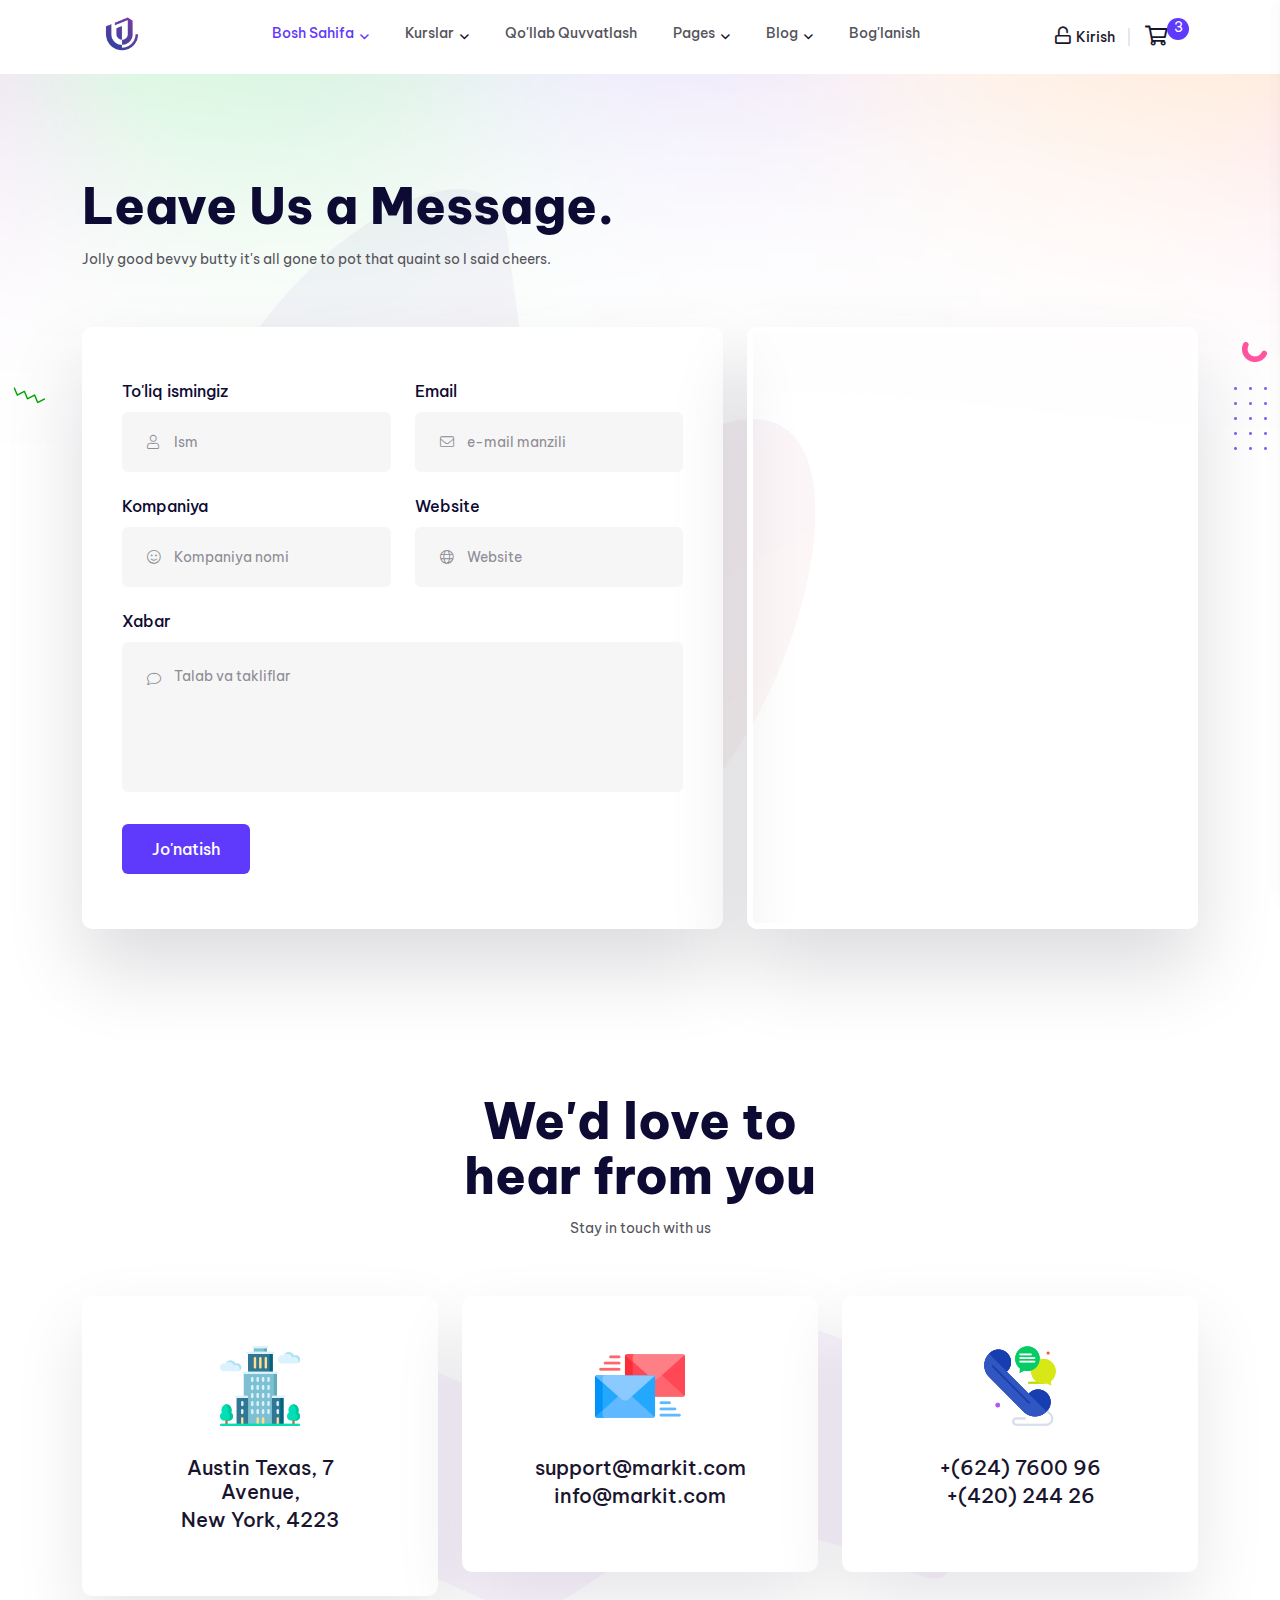
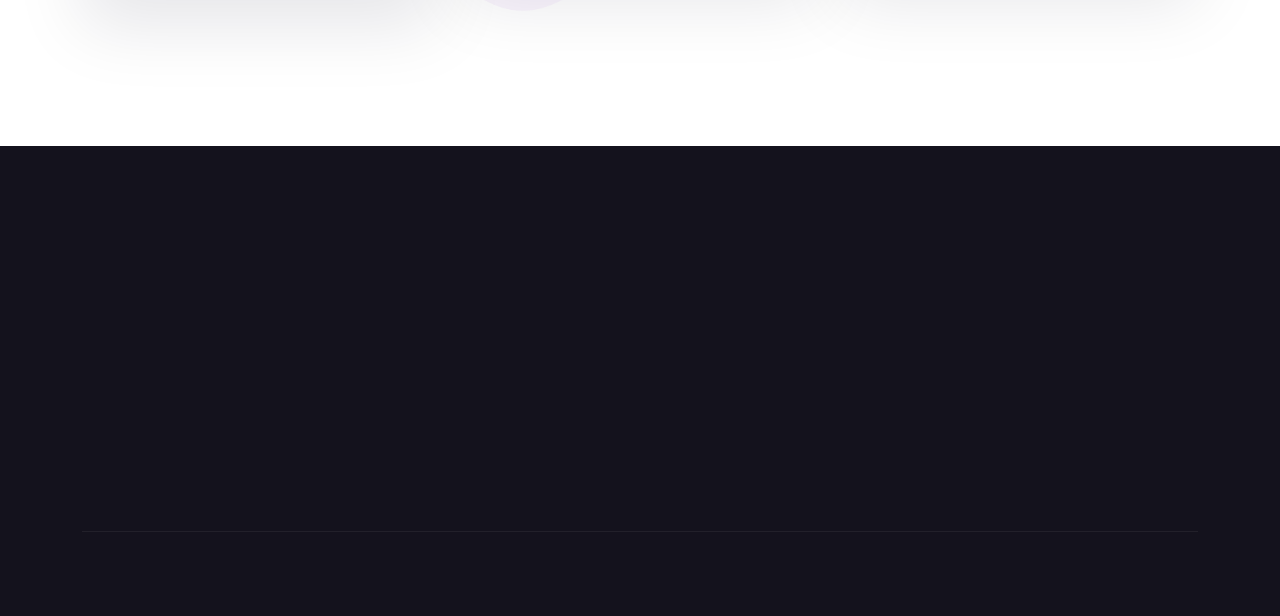
<file: Markit/markit/contact.html>
<!doctype html>
<html class="no-js" lang="zxx">
   <head>
      <meta charset="utf-8">
      <meta http-equiv="x-ua-compatible" content="ie=edge">
      <title>O'zbekona Online Ta'lim</title>
      <meta name="description" content="">
      <meta name="viewport" content="width=device-width, initial-scale=1">
      <!-- Place favicon.ico in the root directory -->
      <link rel="shortcut icon" type="image/x-icon" href="assets/img/favicon.png">
      <!-- CSS here -->
      <link rel="stylesheet" href="assets/css/preloader.css">
      <link rel="stylesheet" href="assets/css/bootstrap.min.css">
      <link rel="stylesheet" href="assets/css/slick.css">
      <link rel="stylesheet" href="assets/css/meanmenu.css">
      <link rel="stylesheet" href="assets/css/owl.carousel.min.css">
      <link rel="stylesheet" href="assets/css/animate.min.css">
      <link rel="stylesheet" href="assets/css/backToTop.css">
      <link rel="stylesheet" href="assets/css/jquery.fancybox.min.css">
      <link rel="stylesheet" href="assets/css/fontAwesome5Pro.css">
      <link rel="stylesheet" href="assets/css/elegantFont.css">
      <link rel="stylesheet" href="assets/css/default.css">
      <link rel="stylesheet" href="assets/css/style.css">
   </head>
   <body>
      <!--[if lte IE 9]>
      <p class="browserupgrade">You are using an <strong>outdated</strong> browser. Please <a href="https://browsehappy.com/">upgrade your browser</a> to improve your experience and security.</p>
      <![endif]-->
      
      <!-- Add your site or application content here -->  

      <!-- pre loader area start -->
      <div id="loading">
         <div id="loading-center">
            <div id="loading-center-absolute">
               <div class="object" id="object_one"></div>
               <div class="object" id="object_two" style="left:20px;"></div>
               <div class="object" id="object_three" style="left:40px;"></div>
               <div class="object" id="object_four" style="left:60px;"></div>
               <div class="object" id="object_five" style="left:80px;"></div>
            </div>
         </div>  
      </div>
      <!-- pre loader area end -->

      <!-- back to top start -->
      <div class="progress-wrap">
         <svg class="progress-circle svg-content" width="100%" height="100%" viewBox="-1 -1 102 102">
            <path d="M50,1 a49,49 0 0,1 0,98 a49,49 0 0,1 0,-98" />
         </svg>
      </div>
      <!-- back to top end -->

      <!-- header area start -->
      <header>
         <div class="header__area white-bg" id="header-sticky">
            <div class="container">
               <div class="row align-items-center">
                  <div class="col-xxl-2 col-xl-2 col-lg-2 col-md-4 col-6">
                     <div class="logo">
                        <a href="index.html">
                        <img src="assets/img/logo/logo.png" alt="logo" width="80px" style="margin-top: 10px;" >
                        </a>
                     </div>
                  </div>
                  <div class="col-xxl-8 col-xl-8 col-lg-8 d-none d-lg-block">
                     <div class="main-menu">
                        <nav id="mobile-menu">
                           <ul>
                              <li class="has-dropdown active">
                                 <a href="index.html">Bosh sahifa</a>
                                 <ul class="submenu">
                                    <li><a href="index.html">Bosh sahifa</a></li>
                                    <li><a href="index-2.html">Barcha kurslar</a></li>
                                 </ul>
                              </li>
                              <li class="has-dropdown">
                                 <a href="product.html">Kurslar</a>
                                 <ul class="submenu">
                                    <li><a href="product.html?/#html">HTML</a></li>
                                    <li><a href="product.html?/#Css">Css</a></li>
                                    <li><a href="product.html?/#Javascript">Javascript</a></li>
                                    <li><a href="product.html?/#sass">Sass (scss)</a></li>
                                    <li><a href="product.html?/#python">Python</a></li>
                                 </ul>
                              </li>
                              <li><a href="support.html">Qo'llab quvvatlash</a></li>
                              <li  class="has-dropdown">
                                 <a href="product.html">pages</a>
                                 <ul class="submenu">
                                    <li><a href="about.html">Haqimizda</a></li>
                                    <li><a href="documentation.html">Dokumentatsiya</a></li>
                                    <li><a href="pricing.html">Narxlar</a></li>
                                    <li><a href="sign-up.html">Royxatdan O'tish</a></li>
                                    <li><a href="sign-in.html">Kirish</a></li>
                                 </ul>
                              </li>
                              <li class="has-dropdown">
                                 <a href="blog.html">Blog</a>

                                 <ul class="submenu">
                                    <li><a href="blog.html">Blog</a></li>
                                    <li><a href="blog-details.html">Blog Details</a></li>
                                 </ul>
                              </li>
                              <li><a href="contact.html">Bog'lanish</a></li>
                           </ul>
                        </nav>
                     </div>
                  </div>
                  <div class="col-xxl-2 col-xl-2 col-lg-2 col-md-8 col-6">
                     <div class="header__action d-flex align-items-center justify-content-end">
                        <div class="header__login d-none d-sm-block">
                           <a href="sign-in.html"><i class="far fa-unlock"></i>Kirish </a>
                        </div>
                        <div class="header__cart d-none d-sm-block">
                           <a href="javascript:void(0);" class="cart-toggle-btn">
                              <i class="far fa-shopping-cart"></i>
                              <span>3</span>
                           </a>
                        </div>
                        <div class="sidebar__menu d-lg-none">
                           <div class="sidebar-toggle-btn" id="sidebar-toggle">
                               <span class="line"></span>
                               <span class="line"></span>
                               <span class="line"></span>
                           </div>
                       </div>
                     </div>
                  </div>
               </div>
            </div>
         </div>
      </header>
      <!-- header area end -->

      <!-- cart mini area start -->
      <div class="cartmini__area">
         <div class="cartmini__wrapper">
            <div class="cartmini__title">
               <h4>Xarid qutisi</h4>
            </div>
            <div class="cartmini__close">
               <button type="button" class="cartmini__close-btn"><i class="fal fa-times"></i></button>
            </div>
            <div class="cartmini__widget">
               <div class="cartmini__inner">
                  <ul>
                     <li>
                        <div class="cartmini__thumb">
                           <a href="product-details.html">
                           <img src="assets/img/product/sm/cart-5.jpg" alt="">
                           </a>
                        </div>
                        <div class="cartmini__content">
                           <h5><a href="product-details.html">Findup - Directory & Listing</a></h5>
                           <div class="product-quantity mt-10 mb-10">
                              <span class="cart-minus">-</span>
                              <input class="cart-input" type="text" value="1"/>
                              <span class="cart-plus">+</span>
                           </div>
                           <div class="product__sm-price-wrapper">
                              <span>2 <i class="fal fa-times"></i></span>
                              <span class="product__sm-price">$24.00</span>
                           </div>
                        </div>
                        <a href="#" class="cartmini__del"><i class="fal fa-times"></i></a>
                     </li>
                     <li>
                        <div class="cartmini__thumb">
                           <a href="product-details.html">
                           <img src="assets/img/product/sm/cart-2.jpg" alt="">
                           </a>
                        </div>
                        <div class="cartmini__content">
                           <h5><a href="product-details.html">TechBuzz - Businesses Agency</a></h5>
                           <div class="product-quantity mt-10 mb-10">
                              <span class="cart-minus">-</span>
                              <input class="cart-input" type="text" value="1"/>
                              <span class="cart-plus">+</span>
                           </div>
                           <div class="product__sm-price-wrapper">
                              <span>1 <i class="fal fa-times"></i></span>
                              <span class="product__sm-price">$17.00</span>
                           </div>
                        </div>
                        <a href="#" class="cartmini__del"><i class="fal fa-times"></i></a>
                     </li>
                     <li>
                        <div class="cartmini__thumb">
                           <a href="product-details.html">
                           <img src="assets/img/product/sm/cart-3.jpg" alt="">
                           </a>
                        </div>
                        <div class="cartmini__content">
                           <h5><a href="product-details.html">Zibber - Agency Template</a></h5>
                           <div class="product-quantity mt-10 mb-10">
                              <span class="cart-minus">-</span>
                              <input class="cart-input" type="text" value="1"/>
                              <span class="cart-plus">+</span>
                           </div>
                           <div class="product__sm-price-wrapper">
                              <span>5 <i class="fal fa-times"></i></span>
                              <span class="product__sm-price">$72.00</span>
                           </div>
                        </div>
                        <a href="#" class="cartmini__del"><i class="fal fa-times"></i></a>
                     </li>
                  </ul>
               </div>
               <div class="cartmini__checkout">
                  <div class="cartmini__checkout-title mb-30">
                     <h4>Subtotal:</h4>
                     <span>$113.00</span>
                  </div>
                  <div class="cartmini__checkout-btn">
                     <a href="cart.html" class="m-btn m-btn-border mb-10 w-100"> <span></span> Savatni ko'rib chiqish</a>
                     <a href="checkout.html" class="m-btn m-btn-3 w-100"> <span></span>Tekshirib chiqish</a>
                  </div>
               </div>
            </div>
         </div>
      </div>
      <div class="body-overlay"></div>
      <!-- cart mini area end -->


      <!-- sidebar area start -->
      <div class="sidebar__area">
         <div class="sidebar__wrapper">
            <div class="sidebar__close">
               <button class="sidebar__close-btn" id="sidebar__close-btn">
               <span><i class="fal fa-times"></i></span>
               <span>Yopish</span>
               </button>
            </div>
            <div class="sidebar__content">
               <div class="logo mb-40">
                  <a href="index.html">
                  <img src="assets/img/logo/logo-white.png" alt="logo">
                  </a>
               </div>
               <div class="mobile-menu"></div>
               <div class="sidebar__action mt-330">
                  <div class="sidebar__login mt-15">
                     <a href="#"><i class="far fa-unlock"></i>Kirish</a>
                  </div>
                  <div class="sidebar__cart mt-20">
                     <a href="javascript:void(0);" class="cart-toggle-btn">
                        <i class="far fa-shopping-cart"></i>
                        <span>2</span>
                     </a>
                  </div>
               </div>
            </div>
         </div>
      </div>
      <!-- sidebar area end -->      
      <div class="body-overlay"></div>
      <!-- sidebar area end -->

      <main>

         <!-- bg shape area start -->
         <div class="bg-shape">
            <img src="assets/img/shape/shape-1.png" alt="">
         </div>
         <!-- bg shape area end -->

         <!-- contact area start -->
         <section class="contact__area pt-105 pb-145">
            <div class="contact__shape">
               <img class="man-1" src="assets/img/icon/sign/man-1.png" alt="">
               <img class="circle" src="assets/img/icon/sign/circle.png" alt="">
               <img class="zigzag" src="assets/img/icon/sign/zigzag.png" alt="">
               <img class="dot" src="assets/img/icon/sign/dot.png" alt="">
               <img class="bg" src="assets/img/icon/sign/sign-up.png" alt="">
            </div>
            <div class="container">
               <div class="row">
                  <div class="col-xxl-12">
                     <div class="page__title-wrapper mb-55">
                        <h2 class="page__title-2">Leave Us a Message.</h2>
                        <p>Jolly good bevvy butty it's all gone to pot that quaint so I said cheers.</p>
                     </div>
                  </div>
               </div>
               <div class="row">
                  <div class="col-xxl-7 col-xl-7">
                     <div class="contact__wrapper  white-bg">
                        <div class="contact__form">
                           <form action="#">
                              <div class="row">
                                 <div class="col-xxl-6 col-xl-6 col-lg-6 col-md-6">
                                    <div class="contact__input-wrapper mb-25">
                                       <h5>To'liq ismingiz</h5>
                                       <div class="contact__input">
                                          <input type="text" placeholder="Ism">
                                          <i class="fal fa-user"></i>
                                       </div>
                                    </div>
                                 </div>
                                 <div class="col-xxl-6 col-xl-6 col-lg-6 col-md-6">
                                    <div class="contact__input-wrapper mb-25">
                                       <h5>Email</h5>
                                       <div class="contact__input">
                                          <input type="text" placeholder="e-mail manzili">
                                          <i class="fal fa-envelope"></i>
                                       </div>
                                    </div>
                                 </div>
                              </div>
                              <div class="row">
                                 <div class="col-xxl-6 col-xl-6 col-lg-6 col-md-6">
                                    <div class="contact__input-wrapper mb-25">
                                       <h5>Kompaniya</h5>
                                       <div class="contact__input">
                                          <input type="text" placeholder="Kompaniya nomi">
                                          <i class="fal fa-smile"></i>
                                       </div>
                                    </div>
                                 </div>
                                 <div class="col-xxl-6 col-xl-6 col-lg-6 col-md-6">
                                    <div class="contact__input-wrapper mb-25">
                                       <h5>Website</h5>
                                       <div class="contact__input">
                                          <input type="text" placeholder="Website">
                                          <i class="fal fa-globe"></i>
                                       </div>
                                    </div>
                                 </div>
                              </div>
                              <div class="row">
                                 <div class="col-xxl-12">
                                    <div class="contact__input-wrapper mb-25">
                                       <h5>Xabar</h5>
                                       <div class="contact__input textarea">
                                          <textarea placeholder="Talab va takliflar"></textarea>
                                          <i class="fal fa-comment"></i>
                                       </div>
                                    </div>
                                 </div>
                              </div>
                              <div class="row">
                                 <div class="col-xxl-12">
                                    <button type="submit" class="m-btn m-btn-4"> <span></span> Jo'natish </button>
                                 </div>
                              </div>
                           </form>
                        </div>
                     </div>
                  </div>
                  <div class="col-xxl-5 col-xl-5">
                     <div class="contact__map">
                           <iframe src="https://www.google.com/maps/embed?pb=!1m18!1m12!1m3!1d3649.4800810528923!2d90.36797221544877!3d23.837080434546706!2m3!1f0!2f0!3f0!3m2!1i1024!2i768!4f13.1!3m3!1m2!1s0x3755c14a3366b005%3A0x901b07016468944c!2z4Kau4Ka_4Kaw4Kaq4KeB4KawIOCmoeCmvyzgppMs4KaP4KaH4KaaLOCmj-CmuCwg4Kai4Ka-4KaV4Ka-!5e0!3m2!1sbn!2sbd!4v1615723408957!5m2!1sbn!2sbd"></iframe>
                     </div>
                  </div>
               </div>
            </div>
         </section>
         <!-- contact area end -->

         <!-- contact info area start -->
         <section class="contact__info pt-20 pb-120">
            <div class="contact__info-shape">
               <img src="assets/img/icon/contact/contact-bg.png" alt="">
            </div>
            <div class="container">
               <div class="row">
                  <div class="col-xxl-12">
                     <div class="page__title-wrapper text-center mb-55">
                        <h2 class="page__title-2">We'd love to <br>hear from you</h2>
                        <p>Stay in touch with us</p>
                     </div>
                  </div>
               </div>
               <div class="row">
                  <div class="col-xxl-4 col-xl-4 col-lg-4 col-md-6">
                     <div class="contact__item text-center white-bg mb-30 transition-3">
                        <div class="contact__icon mb-30 d-flex justify-content-center align-items-center">
                           <img src="assets/img/icon/contact/office.png" alt="">
                        </div>
                        <div class="contact__content">
                           <h4 class="contact__content-title">Austin Texas, 7 Avenue,</h4>
                           <h4 class="contact__content-title">New York, 4223</h4>
                        </div>
                     </div>
                  </div>
                  <div class="col-xxl-4 col-xl-4 col-lg-4 col-md-6">
                     <div class="contact__item text-center white-bg mb-30 transition-3">
                        <div class="contact__icon mb-30 d-flex justify-content-center align-items-center">
                           <img src="assets/img/icon/contact/mail.png" alt="">
                        </div>
                        <div class="contact__content">
                           <h4 class="contact__content-title"><a href="mailto:support@markit.com">support@markit.com</a></h4>
                           <h4 class="contact__content-title"><a href="mailto:info@markit.com">info@markit.com</a></h4>
                        </div>
                     </div>
                  </div>
                  <div class="col-xxl-4 col-xl-4 col-lg-4 col-md-6">
                     <div class="contact__item text-center white-bg mb-30 transition-3">
                        <div class="contact__icon mb-30 d-flex justify-content-center align-items-center">
                           <img src="assets/img/icon/contact/phone.png" alt="">
                        </div>
                        <div class="contact__content">
                           <h4 class="contact__content-title"><a href="tel:+(624)-7600-96">+(624) 7600 96</a> </h4>
                           <h4 class="contact__content-title"><a href="tel:+(420)-244-26">+(420) 244 26</a> </h4>
                        </div>
                     </div>
                  </div>
               </div>
            </div>
         </section>
         <!-- contact info area end -->

      </main>

      <!-- footer area start -->
      <footer>
         <div class="footer__area footer-bg">
            <div class="footer__top pt-90 pb-50">
               <div class="container">
                  <div class="row">
                     <div class="col-xxl-3 col-xl-3 col-lg-3 col-md-3 col-sm-4">
                        <div class="footer__widget mb-40 wow fadeInUp" data-wow-delay=".3s">
                           <div class="footer__widget-head mb-35">
                              <h4 class="footer__widget-title">Bizni kuzatib boring</h4>
                           </div>
                           <div class="footer__widget-content">
                              <div class="footer__social mb-30">
                                 <ul>
                                    <li><a href="#" class="fb"><i class="fab fa-telegram" src="//t.me/someWhere"></i></a></li>
                                    <li><a href="#" class="tw"><i class="fab fa-twitter"></i></a></li>
                                    <li><a href="#" class="pin"><i class="fab fa-pinterest-p"></i></a></li>
                                 </ul>
                              </div>
                           </div>
                        </div>
                     </div>
                     <div class="col-xxl-2 col-xl-2 col-lg-2 col-md-2 col-sm-4">
                        <div class="footer__widget mb-40 wow fadeInUp" data-wow-delay=".5s">
                           <div class="footer__widget-head">
                              <h4 class="footer__widget-title">Mahsulotlar</h4>
                           </div>
                           <div class="footer__widget-content">
                              <div class="footer__link">
                                 <ul>
                                    <li><a href="#">Tutor LMS </a></li>
                                    <li><a href="#">WP Mega Menu </a></li>
                                    <li><a href="#">WP Page Builder </a></li>
                                    <li><a href="#">Themes</a></li>
                                    <li><a href="#">Interactions</a></li>
                                 </ul>
                              </div>
                           </div>
                        </div>
                     </div>
                     <div class="col-xxl-3 col-xl-3 col-lg-3 col-md-3 col-sm-4">
                        <div class="footer__widget mb-40 wow fadeInUp footer__pl"  data-wow-delay=".7s">
                           <div class="footer__widget-head">
                              <h4 class="footer__widget-title">Ma'lumotlar</h4>
                           </div>
                           <div class="footer__widget-content">
                              <div class="footer__link">
                                 <ul>
                                    <li><a href="#">Kurslar</a></li>
                                    <li><a href="#">Izoh qoldirish</a></li>
                                    <li><a href="#">Ma'lumotlar</a></li>
                                    <li><a href="#">Dizayn</a></li>
                                    <li><a href="#">Tajribali Ustozlar</a></li>
                                 </ul>
                              </div>
                           </div>
                        </div>
                     </div>
                     <div class="col-xxl-2 col-xl-2 col-lg-2 col-md-2 col-sm-4">
                        <div class="footer__widget mb-40 wow fadeInUp" data-wow-delay=".9s">
                           <div class="footer__widget-head">
                              <h4 class="footer__widget-title">Linklar</h4>
                           </div>
                           <div class="footer__widget-content">
                              <div class="footer__link">
                                 <ul>
                                    <li><a href="#">Haqimizda</a></li>
                                    <li><a href="#">Blog</a></li>
                                    <li><a href="#">Qo'llab quvvatlash</a></li>
                                    <li><a href="#">Narxlar</a></li>
                                    <li><a href="#">Bog'lanish</a></li>
                                 </ul>
                              </div>
                           </div>
                        </div>
                     </div>
                     <div class="col-xxl-2 col-xl-2 col-lg-2 col-md-2 col-sm-4">
                        <div class="footer__widget mb-40 wow fadeInUp" data-wow-delay="1.2s">
                           <div class="footer__widget-head">
                              <h4 class="footer__widget-title">Community</h4>
                           </div>
                           <div class="footer__widget-content">
                              <div class="footer__link">
                                 <ul>
                                    <li><a href="#">Forums</a></li>
                                    <li><a href="#">Community</a></li>
                                    <li><a href="#">Meetups</a></li>
                                    <li><a href="#">Jobs</a></li>
                                    <li><a href="#">Careers</a></li>
                                 </ul>
                              </div>
                           </div>
                        </div>
                     </div>
                  </div>
               </div>
            </div>
            <div class="footer__bottom">
               <div class="container">
                  <div class="footer__bottom-inner">
                     <div class="row">
                        <div class="col-xxl-6 col-xl-6 col-md-6">
                           <div class="footer__copyright wow fadeInUp" data-wow-delay=".5s">
                              <p>Barcha huquqlar himoyalangan tomonidan  <a href="#">O'zbekona ta'lim</a></p>
                           </div>
                        </div>
                        <div class="col-xxl-6 col-xl-6 col-md-6">
                           <div class="footer__bottom-link wow fadeInUp text-md-end" data-wow-delay=".8s">
                              <ul>
                                 <li><a href="#">Litsenziya</a></li>
                                 <li><a href="#">Maxfiylik siyosati </a></li>
                              </ul>
                           </div>
                        </div>
                     </div>
                  </div>
               </div>
            </div>
         </div>
      </footer>
      <!-- footer area end -->

      <!-- JS here -->
      <script src="assets/js/vendor/jquery-3.5.1.min.js"></script>
      <script src="assets/js/vendor/waypoints.min.js"></script>
      <script src="assets/js/bootstrap.bundle.min.js"></script>
      <script src="assets/js/jquery.meanmenu.js"></script>
      <script src="assets/js/slick.min.js"></script>
      <script src="assets/js/jquery.fancybox.min.js"></script>
      <script src="assets/js/isotope.pkgd.min.js"></script>
      <script src="assets/js/parallax.min.js"></script>
      <script src="assets/js/owl.carousel.min.js"></script>
      <script src="assets/js/backToTop.js"></script>
      <script src="assets/js/jquery.counterup.min.js"></script>
      <script src="assets/js/ajax-form.js"></script>
      <script src="assets/js/wow.min.js"></script>
      <script src="assets/js/imagesloaded.pkgd.min.js"></script>
      <script src="assets/js/main.js"></script>
   </body>
</html>
</file>
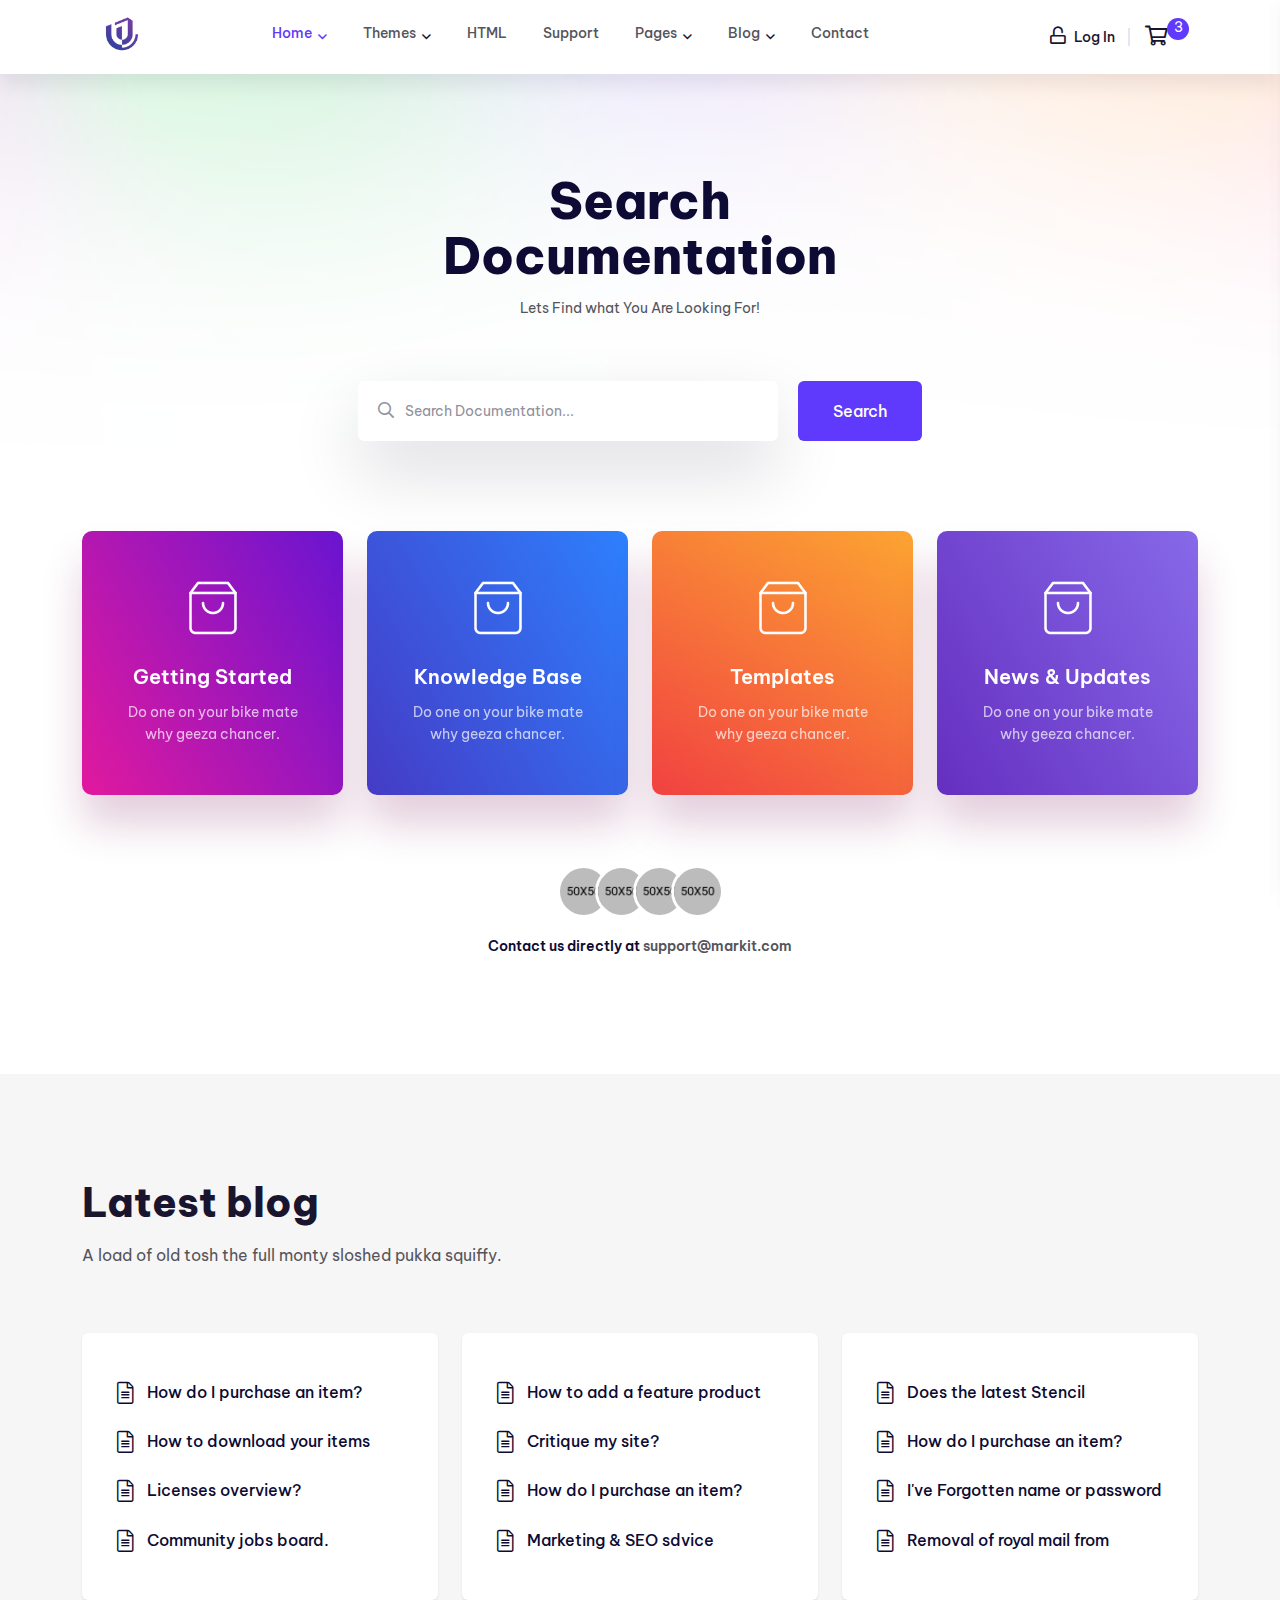
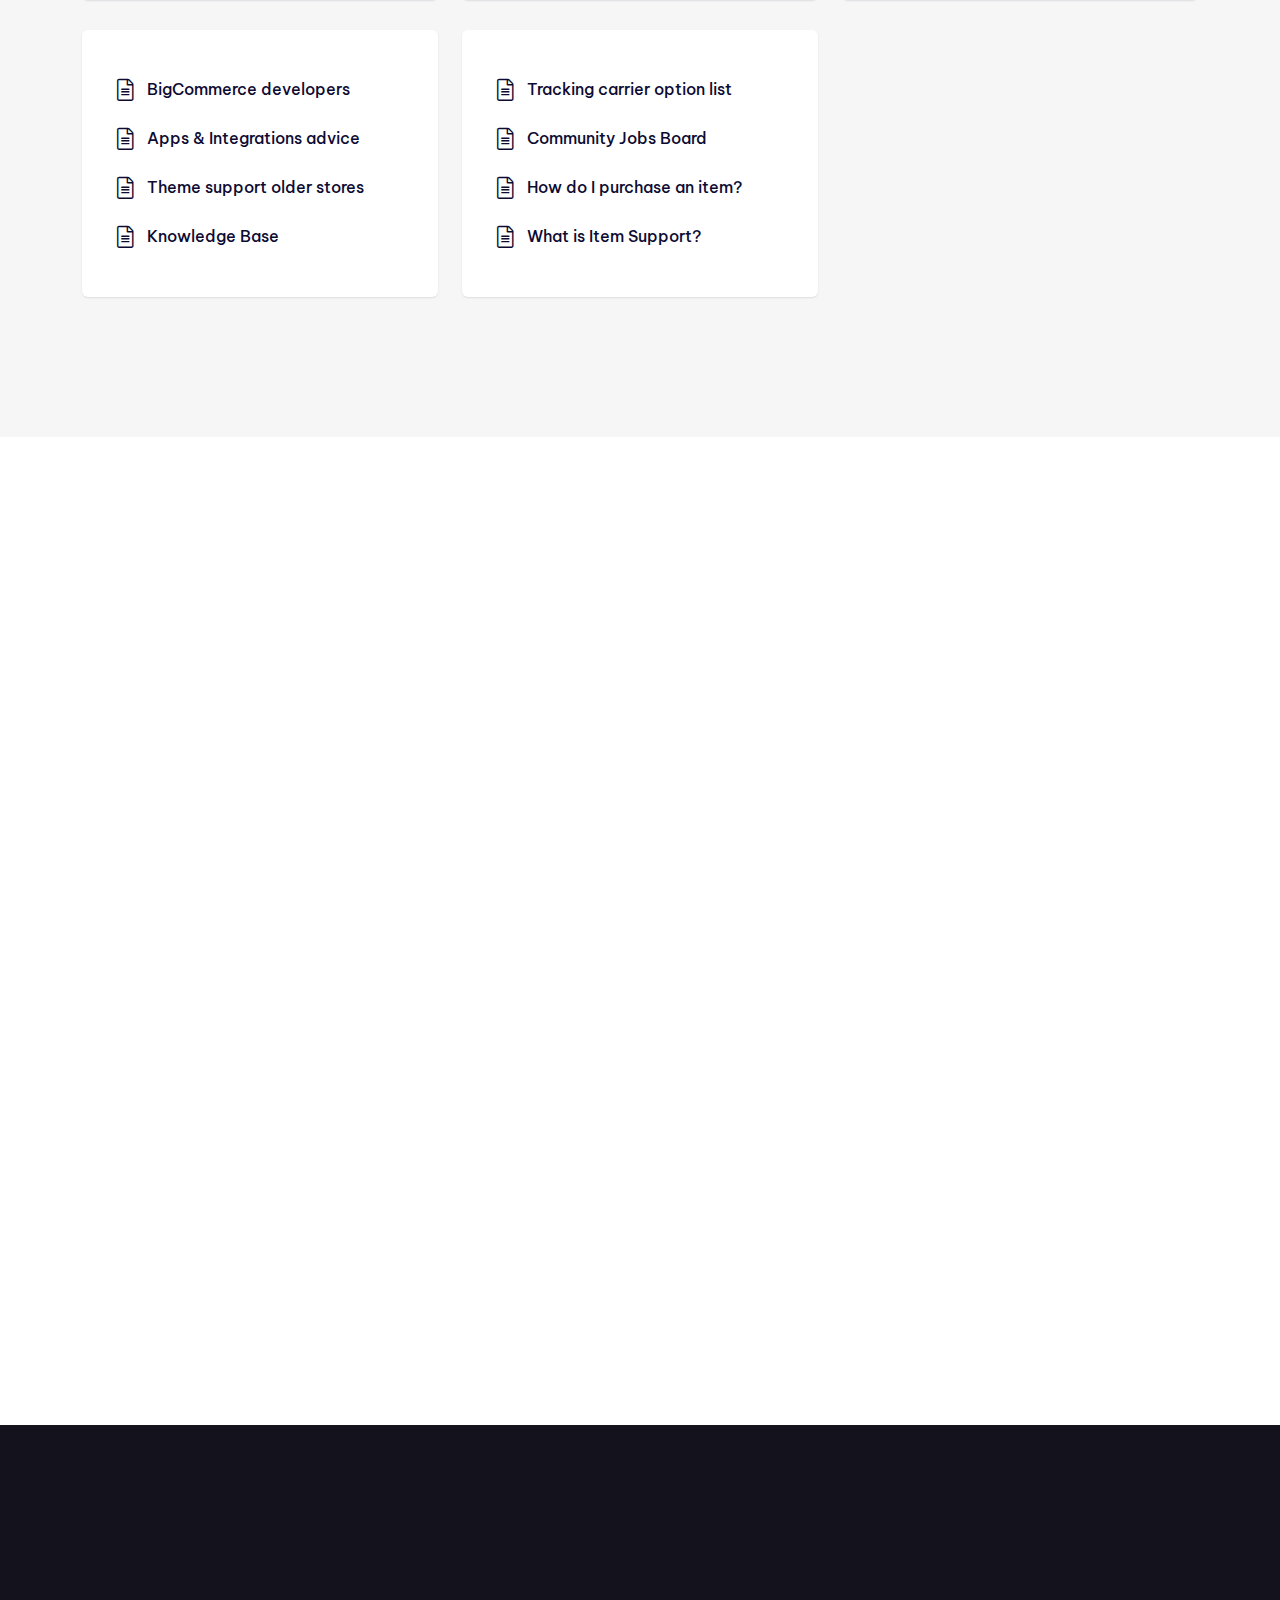
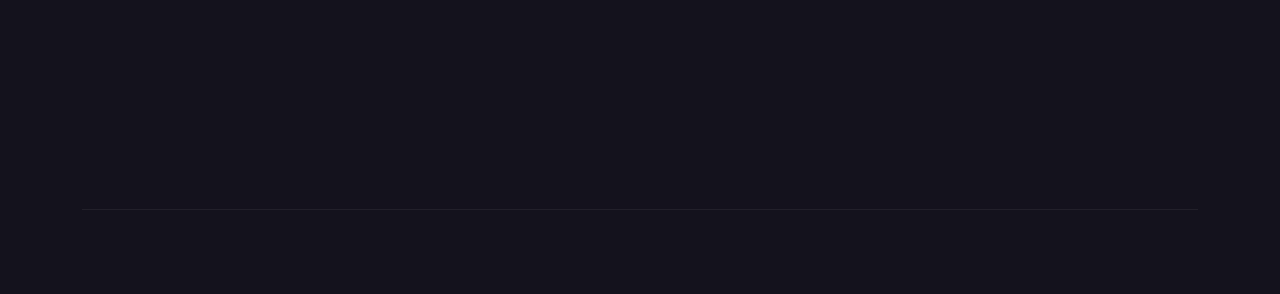
<file: Markit/markit/documentation.html>
<!doctype html>
<html class="no-js" lang="zxx">
   <head>
      <meta charset="utf-8">
      <meta http-equiv="x-ua-compatible" content="ie=edge">
      <title>Markit - Digital Marketplace  HTML5 Template </title>
      <meta name="description" content="">
      <meta name="viewport" content="width=device-width, initial-scale=1">
      <!-- Place favicon.ico in the root directory -->
      <link rel="shortcut icon" type="image/x-icon" href="assets/img/favicon.png">
      <!-- CSS here -->
      <link rel="stylesheet" href="assets/css/preloader.css">
      <link rel="stylesheet" href="assets/css/bootstrap.min.css">
      <link rel="stylesheet" href="assets/css/slick.css">
      <link rel="stylesheet" href="assets/css/meanmenu.css">
      <link rel="stylesheet" href="assets/css/owl.carousel.min.css">
      <link rel="stylesheet" href="assets/css/animate.min.css">
      <link rel="stylesheet" href="assets/css/backToTop.css">
      <link rel="stylesheet" href="assets/css/jquery.fancybox.min.css">
      <link rel="stylesheet" href="assets/css/fontAwesome5Pro.css">
      <link rel="stylesheet" href="assets/css/elegantFont.css">
      <link rel="stylesheet" href="assets/css/default.css">
      <link rel="stylesheet" href="assets/css/style.css">
   </head>
   <body>
      <!--[if lte IE 9]>
      <p class="browserupgrade">You are using an <strong>outdated</strong> browser. Please <a href="https://browsehappy.com/">upgrade your browser</a> to improve your experience and security.</p>
      <![endif]-->
      
      <!-- Add your site or application content here -->  

      <!-- pre loader area start -->
      <div id="loading">
         <div id="loading-center">
            <div id="loading-center-absolute">
               <div class="object" id="object_one"></div>
               <div class="object" id="object_two" style="left:20px;"></div>
               <div class="object" id="object_three" style="left:40px;"></div>
               <div class="object" id="object_four" style="left:60px;"></div>
               <div class="object" id="object_five" style="left:80px;"></div>
            </div>
         </div>  
      </div>
      <!-- pre loader area end -->

      <!-- back to top start -->
      <div class="progress-wrap">
         <svg class="progress-circle svg-content" width="100%" height="100%" viewBox="-1 -1 102 102">
            <path d="M50,1 a49,49 0 0,1 0,98 a49,49 0 0,1 0,-98" />
         </svg>
      </div>
      <!-- back to top end -->

      <!-- header area start -->
      <header>
         <div class="header__area header__shadow white-bg" id="header-sticky">
            <div class="container">
               <div class="row align-items-center">
                  <div class="col-xxl-2 col-xl-2 col-lg-2 col-md-4 col-6">
                     <div class="logo">
                        <a href="index.html">
                        <img src="assets/img/logo/logo.png" alt="logo" width="80px" style="margin-top: 10px;" >
                        </a>
                     </div>
                  </div>
                  <div class="col-xxl-8 col-xl-8 col-lg-8 d-none d-lg-block">
                     <div class="main-menu">
                        <nav id="mobile-menu">
                           <ul>
                              <li class="has-dropdown active">
                                 <a href="index.html">Home</a>
                                 <ul class="submenu">
                                    <li><a href="index.html">Home Wordpress</a></li>
                                    <li><a href="index-2.html">Home Plugins</a></li>
                                 </ul>
                              </li>
                              <li class="has-dropdown">
                                 <a href="product.html">Themes</a>
                                 <ul class="submenu">
                                    <li><a href="product.html">Product</a></li>
                                    <li><a href="product-details.html">Product Details</a></li>
                                 </ul>
                              </li>
                              <li><a href="product.html">HTML</a></li>
                              <li><a href="support.html">Support</a></li>
                              <li  class="has-dropdown">
                                 <a href="product.html">pages</a>

                                 <ul class="submenu">
                                    <li><a href="about.html">About</a></li>
                                    <li><a href="documentation.html">Documentation</a></li>
                                    <li><a href="pricing.html">Pricing</a></li>
                                    <li><a href="sign-up.html">Sign Up</a></li>
                                    <li><a href="sign-in.html">Log In</a></li>
                                 </ul>
                              </li>
                              <li class="has-dropdown">
                                 <a href="blog.html">Blog</a>

                                 <ul class="submenu">
                                    <li><a href="blog.html">Blog</a></li>
                                    <li><a href="blog-details.html">Blog Details</a></li>
                                 </ul>
                              </li>
                              <li><a href="contact.html">Contact</a></li>
                           </ul>
                        </nav>
                     </div>
                  </div>
                  <div class="col-xxl-2 col-xl-2 col-lg-2 col-md-8 col-6">
                     <div class="header__action d-flex align-items-center justify-content-end">
                        <div class="header__login d-none d-sm-block">
                           <a href="sign-in.html"><i class="far fa-unlock"></i> Log In</a>
                        </div>
                        <div class="header__cart d-none d-sm-block">
                           <a href="javascript:void(0);" class="cart-toggle-btn">
                              <i class="far fa-shopping-cart"></i>
                              <span>3</span>
                           </a>
                        </div>
                        <div class="sidebar__menu d-lg-none">
                           <div class="sidebar-toggle-btn" id="sidebar-toggle">
                               <span class="line"></span>
                               <span class="line"></span>
                               <span class="line"></span>
                           </div>
                       </div>
                     </div>
                  </div>
               </div>
            </div>
         </div>
      </header>
      <!-- header area end -->

      <!-- cart mini area start -->
      <div class="cartmini__area">
         <div class="cartmini__wrapper">
            <div class="cartmini__title">
               <h4>Shopping cart</h4>
            </div>
            <div class="cartmini__close">
               <button type="button" class="cartmini__close-btn"><i class="fal fa-times"></i></button>
            </div>
            <div class="cartmini__widget">
               <div class="cartmini__inner">
                  <ul>
                     <li>
                        <div class="cartmini__thumb">
                           <a href="product-details.html">
                           <img src="assets/img/product/sm/cart-5.jpg" alt="">
                           </a>
                        </div>
                        <div class="cartmini__content">
                           <h5><a href="product-details.html">Findup - Directory & Listing</a></h5>
                           <div class="product-quantity mt-10 mb-10">
                              <span class="cart-minus">-</span>
                              <input class="cart-input" type="text" value="1"/>
                              <span class="cart-plus">+</span>
                           </div>
                           <div class="product__sm-price-wrapper">
                              <span>2 <i class="fal fa-times"></i></span>
                              <span class="product__sm-price">$24.00</span>
                           </div>
                        </div>
                        <a href="#" class="cartmini__del"><i class="fal fa-times"></i></a>
                     </li>
                     <li>
                        <div class="cartmini__thumb">
                           <a href="product-details.html">
                           <img src="assets/img/product/sm/cart-2.jpg" alt="">
                           </a>
                        </div>
                        <div class="cartmini__content">
                           <h5><a href="product-details.html">TechBuzz - Businesses Agency</a></h5>
                           <div class="product-quantity mt-10 mb-10">
                              <span class="cart-minus">-</span>
                              <input class="cart-input" type="text" value="1"/>
                              <span class="cart-plus">+</span>
                           </div>
                           <div class="product__sm-price-wrapper">
                              <span>1 <i class="fal fa-times"></i></span>
                              <span class="product__sm-price">$17.00</span>
                           </div>
                        </div>
                        <a href="#" class="cartmini__del"><i class="fal fa-times"></i></a>
                     </li>
                     <li>
                        <div class="cartmini__thumb">
                           <a href="product-details.html">
                           <img src="assets/img/product/sm/cart-3.jpg" alt="">
                           </a>
                        </div>
                        <div class="cartmini__content">
                           <h5><a href="product-details.html">Zibber - Agency Template</a></h5>
                           <div class="product-quantity mt-10 mb-10">
                              <span class="cart-minus">-</span>
                              <input class="cart-input" type="text" value="1"/>
                              <span class="cart-plus">+</span>
                           </div>
                           <div class="product__sm-price-wrapper">
                              <span>5 <i class="fal fa-times"></i></span>
                              <span class="product__sm-price">$72.00</span>
                           </div>
                        </div>
                        <a href="#" class="cartmini__del"><i class="fal fa-times"></i></a>
                     </li>
                  </ul>
               </div>
               <div class="cartmini__checkout">
                  <div class="cartmini__checkout-title mb-30">
                     <h4>Subtotal:</h4>
                     <span>$113.00</span>
                  </div>
                  <div class="cartmini__checkout-btn">
                     <a href="cart.html" class="m-btn m-btn-border mb-10 w-100"> <span></span> view cart</a>
                     <a href="checkout.html" class="m-btn m-btn-3 w-100"> <span></span> checkout</a>
                  </div>
               </div>
            </div>
         </div>
      </div>
      <div class="body-overlay"></div>
      <!-- cart mini area end -->


      <!-- sidebar area start -->
      <div class="sidebar__area">
         <div class="sidebar__wrapper">
            <div class="sidebar__close">
               <button class="sidebar__close-btn" id="sidebar__close-btn">
               <span><i class="fal fa-times"></i></span>
               <span>close</span>
               </button>
            </div>
            <div class="sidebar__content">
               <div class="logo mb-40">
                  <a href="index.html">
                  <img src="assets/img/logo/logo-white.png" alt="logo">
                  </a>
               </div>
               <div class="mobile-menu"></div>
               <div class="sidebar__action mt-330">
                  <div class="sidebar__login mt-15">
                     <a href="#"><i class="far fa-unlock"></i> Log In</a>
                  </div>
                  <div class="sidebar__cart mt-20">
                     <a href="javascript:void(0);" class="cart-toggle-btn">
                        <i class="far fa-shopping-cart"></i>
                        <span>2</span>
                     </a>
                  </div>
               </div>
            </div>
         </div>
      </div>
      <!-- sidebar area end -->      
      <div class="body-overlay"></div>
      <!-- sidebar area end -->

      <main>

         <!-- bg shape area start -->
         <div class="bg-shape">
            <img src="assets/img/shape/shape-1.png" alt="">
         </div>
         <!-- bg shape area end -->

         <!-- documentation area start -->
         <section class="documentation__area pt-100 pb-100">
            <div class="container">
               <div class="row">
                  <div class="col-xxl-6 offset-xxl-3 col-xl-6 offset-xl-3">
                     <div class="page__title-wrapper text-center mb-60">
                        <h2 class="page__title-2">Search <br>Documentation</h2>
                        <p>Lets Find what You Are Looking For!</p>
                     </div>
                  </div>
               </div>
               <div class="row">
                  <div class="col-xxl-6 offset-xxl-3 col-xl-6 offset-xl-3 col-lg-8 offset-lg-2">
                     <div class="documentation__search text-center mb-90">
                        <form action="#">
                           <div class="documentation__search-inner d-sm-flex justify-content-center align-items-center">
                              <div class="documentation__search-input">
                                 <span><i class="far fa-search"></i></span>
                                 <input type="text" placeholder="Search Documentation...">
                              </div>
                              <button type="submit" class="m-btn ml-20"> <span></span> search</button>
                           </div>
                        </form>
                     </div>
                  </div>
               </div>
               <div class="row">
                  <div class="col-xxl-3 col-xl-3 col-lg-3 col-md-6 col-sm-6">
                     <div class="documentation__item gradient-pink mb-30 transition-3 text-center">
                        <div class="documentation__icon mb-30">
                           <img src="assets/img/icon/documentation/shop-bag.png" alt="">
                        </div>
                        <div class="documentation__content">
                           <h3 class="documentation__title"><a href="contact.html">Getting Started</a></h3>
                           <p>Do one on your bike mate why geeza chancer.</p>
                        </div>
                     </div>
                  </div>
                  <div class="col-xxl-3 col-xl-3 col-lg-3 col-md-6 col-sm-6">
                     <div class="documentation__item gradient-blue mb-30 transition-3 text-center">
                        <div class="documentation__icon mb-30">
                           <img src="assets/img/icon/documentation/shop-bag.png" alt="">
                        </div>
                        <div class="documentation__content">
                           <h3 class="documentation__title"><a href="about.html">Knowledge Base</a></h3>
                           <p>Do one on your bike mate why geeza chancer.</p>
                        </div>
                     </div>
                  </div>
                  <div class="col-xxl-3 col-xl-3 col-lg-3 col-md-6 col-sm-6">
                     <div class="documentation__item gradient-orange mb-30 transition-3 text-center">
                        <div class="documentation__icon mb-30">
                           <img src="assets/img/icon/documentation/shop-bag.png" alt="">
                        </div>
                        <div class="documentation__content">
                           <h3 class="documentation__title"><a href="product.html">Templates</a></h3>
                           <p>Do one on your bike mate why geeza chancer.</p>
                        </div>
                     </div>
                  </div>
                  <div class="col-xxl-3 col-xl-3 col-lg-3 col-md-6 col-sm-6">
                     <div class="documentation__item gradient-purple mb-30 transition-3 text-center">
                        <div class="documentation__icon mb-30">
                           <img src="assets/img/icon/documentation/shop-bag.png" alt="">
                        </div>
                        <div class="documentation__content">
                           <h3 class="documentation__title"><a href="blog.html">News & Updates</a></h3>
                           <p>Do one on your bike mate why geeza chancer.</p>
                        </div>
                     </div>
                  </div>
               </div>

               <div class="row">
                  <div class="col-xxl-12">
                     <div class="support__thumb text-center mt-40">
                        <a href="#">
                           <img src="assets/img/support/profile/s-p-1.jpg" alt="">
                           <img src="assets/img/support/profile/s-p-2.jpg" alt="">
                           <img src="assets/img/support/profile/s-p-3.jpg" alt="">
                           <img src="assets/img/support/profile/s-p-4.jpg" alt="">
                        </a>
                        <p>Contact us directly at <a href="mailto:support@markit.com">support@markit.com</a> </p>
                     </div>
                  </div>
               </div>
            </div>
         </section>
         <!-- documentation area end -->


         <!-- blog area start -->
         <section class="blog__area pt-105 pb-110 grey-bg-2">
            <div class="container">
               <div class="row">
                  <div class="col-xxl-12">
                     <div class="section__title-wrapper mb-65">
                        <h2 class="section__title">Latest blog</h2>
                        <p>A load of old tosh the full monty sloshed pukka squiffy.</p>
                     </div>
                  </div>
               </div>
               <div class="row">
                  <div class="col-xxl-4 col-xl-4 col-lg-4 col-md-6">
                     <div class="blog__wrapper white-bg mb-30 transition-3">
                        <div class="blog__single">
                           <div class="blog__icon"></div>
                           <h3 class="blog__title">
                              <a href="blog.html">How do I purchase an item?</a>
                           </h3>
                        </div>
                        <div class="blog__single">
                           <div class="blog__icon"></div>
                           <h3 class="blog__title">
                              <a href="blog.html">How to download your items</a>
                           </h3>
                        </div>
                        <div class="blog__single">
                           <div class="blog__icon"></div>
                           <h3 class="blog__title">
                              <a href="blog.html">Licenses overview?</a>
                           </h3>
                        </div>
                        <div class="blog__single">
                           <div class="blog__icon"></div>
                           <h3 class="blog__title">
                              <a href="blog.html">Community jobs board.</a>
                           </h3>
                        </div>
                     </div>
                  </div>
                  <div class="col-xxl-4 col-xl-4 col-lg-4 col-md-6">
                     <div class="blog__wrapper white-bg mb-30 transition-3">
                        <div class="blog__single">
                           <div class="blog__icon"></div>
                           <h3 class="blog__title">
                              <a href="blog.html">How to add a feature product</a>
                           </h3>
                        </div>
                        <div class="blog__single">
                           <div class="blog__icon"></div>
                           <h3 class="blog__title">
                              <a href="blog.html">Critique my site?</a>
                           </h3>
                        </div>
                        <div class="blog__single">
                           <div class="blog__icon"></div>
                           <h3 class="blog__title">
                              <a href="blog.html">How do I purchase an item?</a>
                           </h3>
                        </div>
                        <div class="blog__single">
                           <div class="blog__icon"></div>
                           <h3 class="blog__title">
                              <a href="blog.html">Marketing & SEO sdvice</a>
                           </h3>
                        </div>
                     </div>
                  </div>
                  <div class="col-xxl-4 col-xl-4 col-lg-4 col-md-6">
                     <div class="blog__wrapper white-bg mb-30 transition-3">
                        <div class="blog__single">
                           <div class="blog__icon"></div>
                           <h3 class="blog__title">
                              <a href="#">Does the latest Stencil</a>
                           </h3>
                        </div>
                        <div class="blog__single">
                           <div class="blog__icon"></div>
                           <h3 class="blog__title">
                              <a href="blog.html">How do I purchase an item?</a>
                           </h3>
                        </div>
                        <div class="blog__single">
                           <div class="blog__icon"></div>
                           <h3 class="blog__title">
                              <a href="blog.html">I've Forgotten name or password</a>
                           </h3>
                        </div>
                        <div class="blog__single">
                           <div class="blog__icon"></div>
                           <h3 class="blog__title">
                              <a href="blog.html">Removal of royal mail from</a>
                           </h3>
                        </div>
                     </div>
                  </div>
                  <div class="col-xxl-4 col-xl-4 col-lg-4 col-md-6">
                     <div class="blog__wrapper white-bg mb-30 transition-3">
                        <div class="blog__single">
                           <div class="blog__icon"></div>
                           <h3 class="blog__title">
                              <a href="blog.html">BigCommerce developers</a>
                           </h3>
                        </div>
                        <div class="blog__single">
                           <div class="blog__icon"></div>
                           <h3 class="blog__title">
                              <a href="blog.html">Apps & Integrations advice</a>
                           </h3>
                        </div>
                        <div class="blog__single">
                           <div class="blog__icon"></div>
                           <h3 class="blog__title">
                              <a href="blog.html">Theme support older stores</a>
                           </h3>
                        </div>
                        <div class="blog__single">
                           <div class="blog__icon"></div>
                           <h3 class="blog__title">
                              <a href="blog.html">Knowledge Base</a>
                           </h3>
                        </div>
                     </div>
                  </div>
                  <div class="col-xxl-4 col-xl-4 col-lg-4 col-md-6">
                     <div class="blog__wrapper white-bg mb-30 transition-3">
                        <div class="blog__single">
                           <div class="blog__icon"></div>
                           <h3 class="blog__title">
                              <a href="blog.html">Tracking carrier option list</a>
                           </h3>
                        </div>
                        <div class="blog__single">
                           <div class="blog__icon"></div>
                           <h3 class="blog__title">
                              <a href="blog.html">Community Jobs Board</a>
                           </h3>
                        </div>
                        <div class="blog__single">
                           <div class="blog__icon"></div>
                           <h3 class="blog__title">
                              <a href="blog.html">How do I purchase an item?</a>
                           </h3>
                        </div>
                        <div class="blog__single">
                           <div class="blog__icon"></div>
                           <h3 class="blog__title">
                              <a href="blog.html">What is Item Support?</a>
                           </h3>
                        </div>
                     </div>
                  </div>
               </div>
            </div>
         </section>
         <!-- blog area end -->

         <!-- cta area start -->
         <section class="cta__area pt-110 pb-60">
            <div class="container">
               <div class="row">
                  <div class="col-xxl-6 offset-xxl-3 col-lg-8 offset-lg-2 col-md-10 offset-md-1">
                     <div class="section__title-wrapper text-center mb-45 wow fadeInUp" data-wow-delay=".3s">
                        <h2 class="section__title">Join The Community</h2>
                        <p>Thousands of Markit Brands have made the swich.Text marketing with the customer in mind!</p>
                     </div>
                  </div>
               </div>
               <div class="row">
                  <div class="col-xxl-6 offset-xxl-3">
                     <div class="cta__content text-center wow fadeInUp" data-wow-delay=".5s">
                        <a href="pricing.html" class="m-btn m-btn-border-2 cta__btn active"> <span></span> Start 14 Day Free Trial</a>
                        <a href="pricing.html" class="m-btn m-btn-border-2 cta__btn"> <span></span> Claim Free Demo</a>
                        <p>Start Sending Texts - No Credit Card Necessary</p>
                     </div>
                  </div>
               </div>
            </div>
         </section>
         <!-- cta area end -->

         <!-- community area start -->
         <div class="community__area pb-140">
            <div class="container">
               <div class="row">
                  <div class="col-xxl-10 offset-xxl-1">
                     <div class="community__wrapper p-relative wow fadeInUp" data-wow-delay=".7s">
                        <img class="community-map" src="assets/img/shape/map.png" alt="">
                        <div class="community__person">
                           <img class="com-1" src="assets/img/community/com-1.jpg" alt="">
                           <img class="com-2" src="assets/img/community/com-2.jpg" alt="">
                           <img class="com-3" src="assets/img/community/com-3.jpg" alt="">
                           <img class="com-4" src="assets/img/community/com-4.jpg" alt="">
                           <img class="com-5" src="assets/img/community/com-5.jpg" alt="">
                           <img class="com-6" src="assets/img/community/com-6.jpg" alt="">
                           <img class="com-7" src="assets/img/community/com-7.jpg" alt="">
                        </div>
                     </div>
                  </div>
               </div>
            </div>
         </div>
         <!-- community area end -->
      </main>

      <!-- footer area start -->
      <footer>
         <div class="footer__area footer-bg">
            <div class="footer__top pt-90 pb-50">
               <div class="container">
                  <div class="row">
                     <div class="col-xxl-3 col-xl-3 col-lg-3 col-md-3 col-sm-4">
                        <div class="footer__widget mb-40 wow fadeInUp" data-wow-delay=".3s">
                           <div class="footer__widget-head mb-35">
                              <h4 class="footer__widget-title">Follow our Socials</h4>
                           </div>
                           <div class="footer__widget-content">
                              <div class="footer__social mb-30">
                                 <ul>
                                    <li><a href="#" class="fb"><i class="fab fa-telegram" src="//t.me/someWhere"></i></a></li>
                                    <li><a href="#" class="tw"><i class="fab fa-twitter"></i></a></li>
                                    <li><a href="#" class="pin"><i class="fab fa-pinterest-p"></i></a></li>
                                 </ul>
                              </div>
                              <div class="footer__lang">
                                 <span><a href="#">US</a> English</span>
                                 <span><a href="#">ES</a> Spanish</span>
                              </div>
                           </div>
                        </div>
                     </div>
                     <div class="col-xxl-2 col-xl-2 col-lg-2 col-md-2 col-sm-4">
                        <div class="footer__widget mb-40 wow fadeInUp" data-wow-delay=".5s">
                           <div class="footer__widget-head">
                              <h4 class="footer__widget-title">Products</h4>
                           </div>
                           <div class="footer__widget-content">
                              <div class="footer__link">
                                 <ul>
                                    <li><a href="#">Tutor LMS </a></li>
                                    <li><a href="#">WP Mega Menu </a></li>
                                    <li><a href="#">WP Page Builder </a></li>
                                    <li><a href="#">Themes</a></li>
                                    <li><a href="#">Interactions</a></li>
                                 </ul>
                              </div>
                           </div>
                        </div>
                     </div>
                     <div class="col-xxl-3 col-xl-3 col-lg-3 col-md-3 col-sm-4">
                        <div class="footer__widget mb-40 wow fadeInUp footer__pl"  data-wow-delay=".7s">
                           <div class="footer__widget-head">
                              <h4 class="footer__widget-title">Resources</h4>
                           </div>
                           <div class="footer__widget-content">
                              <div class="footer__link">
                                 <ul>
                                    <li><a href="#">Promotion </a></li>
                                    <li><a href="#">Submit Content</a></li>
                                    <li><a href="#">Resources</a></li>
                                    <li><a href="#">Design System</a></li>
                                    <li><a href="#">Expert</a></li>
                                 </ul>
                              </div>
                           </div>
                        </div>
                     </div>
                     <div class="col-xxl-2 col-xl-2 col-lg-2 col-md-2 col-sm-4">
                        <div class="footer__widget mb-40 wow fadeInUp" data-wow-delay=".9s">
                           <div class="footer__widget-head">
                              <h4 class="footer__widget-title">Products</h4>
                           </div>
                           <div class="footer__widget-content">
                              <div class="footer__link">
                                 <ul>
                                    <li><a href="#">About Us</a></li>
                                    <li><a href="#">Blog</a></li>
                                    <li><a href="#">Support</a></li>
                                    <li><a href="#">Pricing</a></li>
                                    <li><a href="#">Contact</a></li>
                                 </ul>
                              </div>
                           </div>
                        </div>
                     </div>
                     <div class="col-xxl-2 col-xl-2 col-lg-2 col-md-2 col-sm-4">
                        <div class="footer__widget mb-40 wow fadeInUp" data-wow-delay="1.2s">
                           <div class="footer__widget-head">
                              <h4 class="footer__widget-title">Community</h4>
                           </div>
                           <div class="footer__widget-content">
                              <div class="footer__link">
                                 <ul>
                                    <li><a href="#">Forums</a></li>
                                    <li><a href="#">Community</a></li>
                                    <li><a href="#">Meetups</a></li>
                                    <li><a href="#">Jobs</a></li>
                                    <li><a href="#">Careers</a></li>
                                 </ul>
                              </div>
                           </div>
                        </div>
                     </div>
                  </div>
               </div>
            </div>
            <div class="footer__bottom">
               <div class="container">
                  <div class="footer__bottom-inner">
                     <div class="row">
                        <div class="col-xxl-6 col-xl-6 col-md-6">
                           <div class="footer__copyright wow fadeInUp" data-wow-delay=".5s">
                              <p>Copyright © 2021 All Rights Reserved, Design by <a href="#">Theme Pure</a></p>
                           </div>
                        </div>
                        <div class="col-xxl-6 col-xl-6 col-md-6">
                           <div class="footer__bottom-link wow fadeInUp text-md-end" data-wow-delay=".8s">
                              <ul>
                                 <li><a href="#">Licence</a></li>
                                 <li><a href="#">Privacy Policy </a></li>
                                 <li><a href="#">Affiliate Notice</a></li>
                              </ul>
                           </div>
                        </div>
                     </div>
                  </div>
               </div>
            </div>
         </div>
      </footer>
      <!-- footer area end -->

      <!-- JS here -->
      <script src="assets/js/vendor/jquery-3.5.1.min.js"></script>
      <script src="assets/js/vendor/waypoints.min.js"></script>
      <script src="assets/js/bootstrap.bundle.min.js"></script>
      <script src="assets/js/jquery.meanmenu.js"></script>
      <script src="assets/js/slick.min.js"></script>
      <script src="assets/js/jquery.fancybox.min.js"></script>
      <script src="assets/js/isotope.pkgd.min.js"></script>
      <script src="assets/js/parallax.min.js"></script>
      <script src="assets/js/owl.carousel.min.js"></script>
      <script src="assets/js/backToTop.js"></script>
      <script src="assets/js/jquery.counterup.min.js"></script>
      <script src="assets/js/ajax-form.js"></script>
      <script src="assets/js/wow.min.js"></script>
      <script src="assets/js/imagesloaded.pkgd.min.js"></script>
      <script src="assets/js/main.js"></script>
   </body>
</html>
</file>
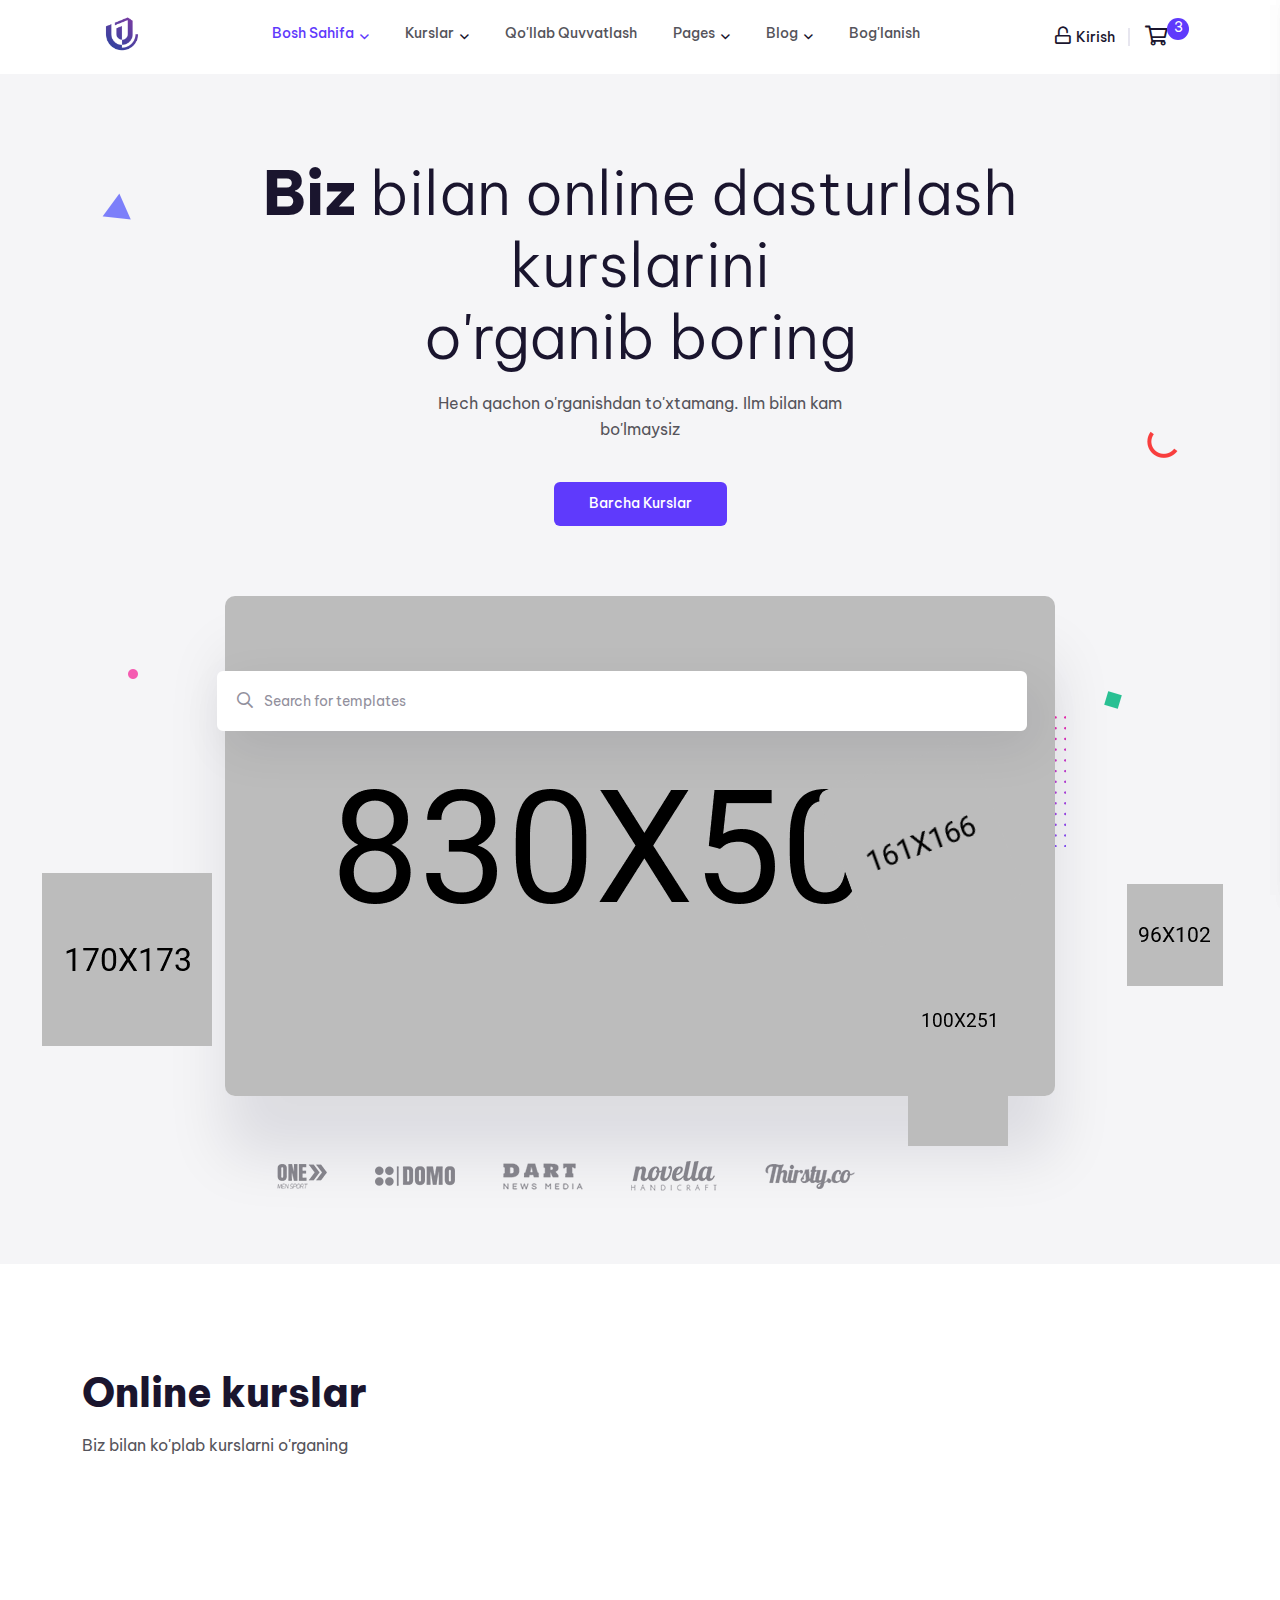
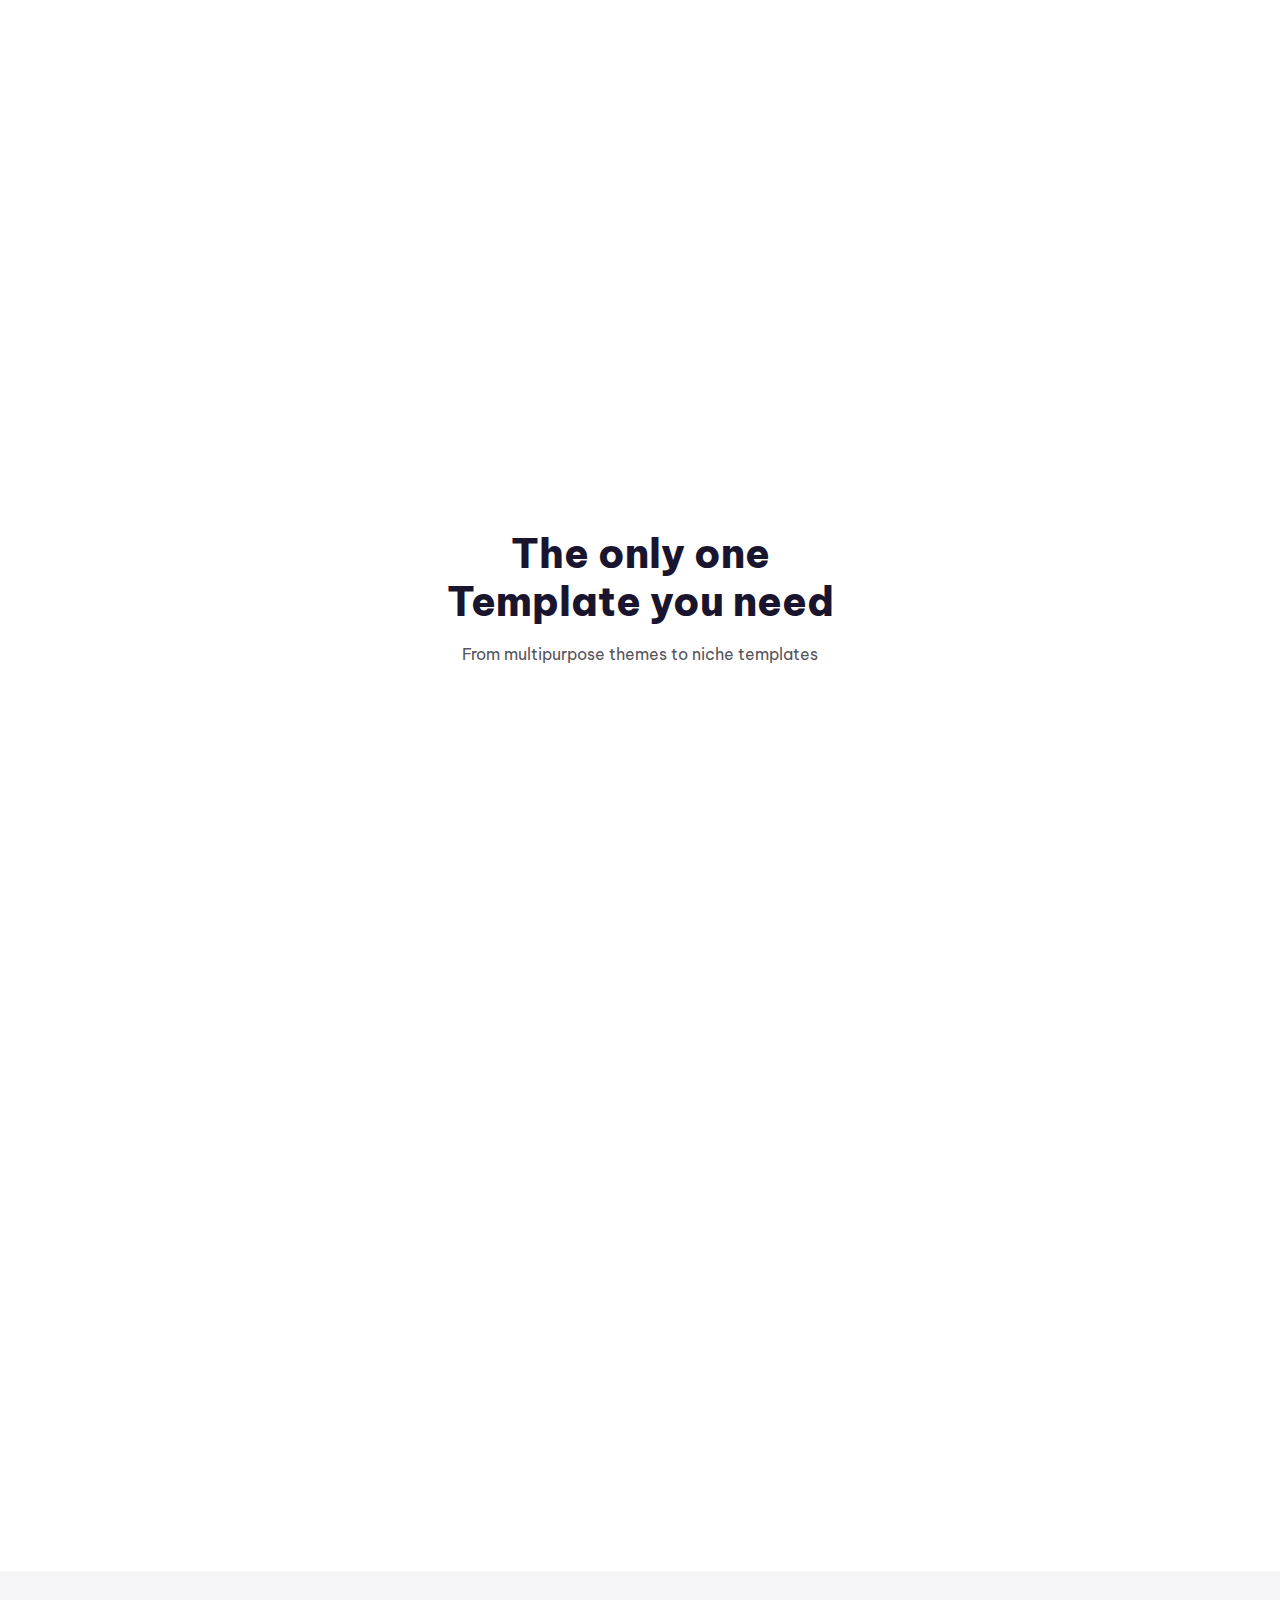
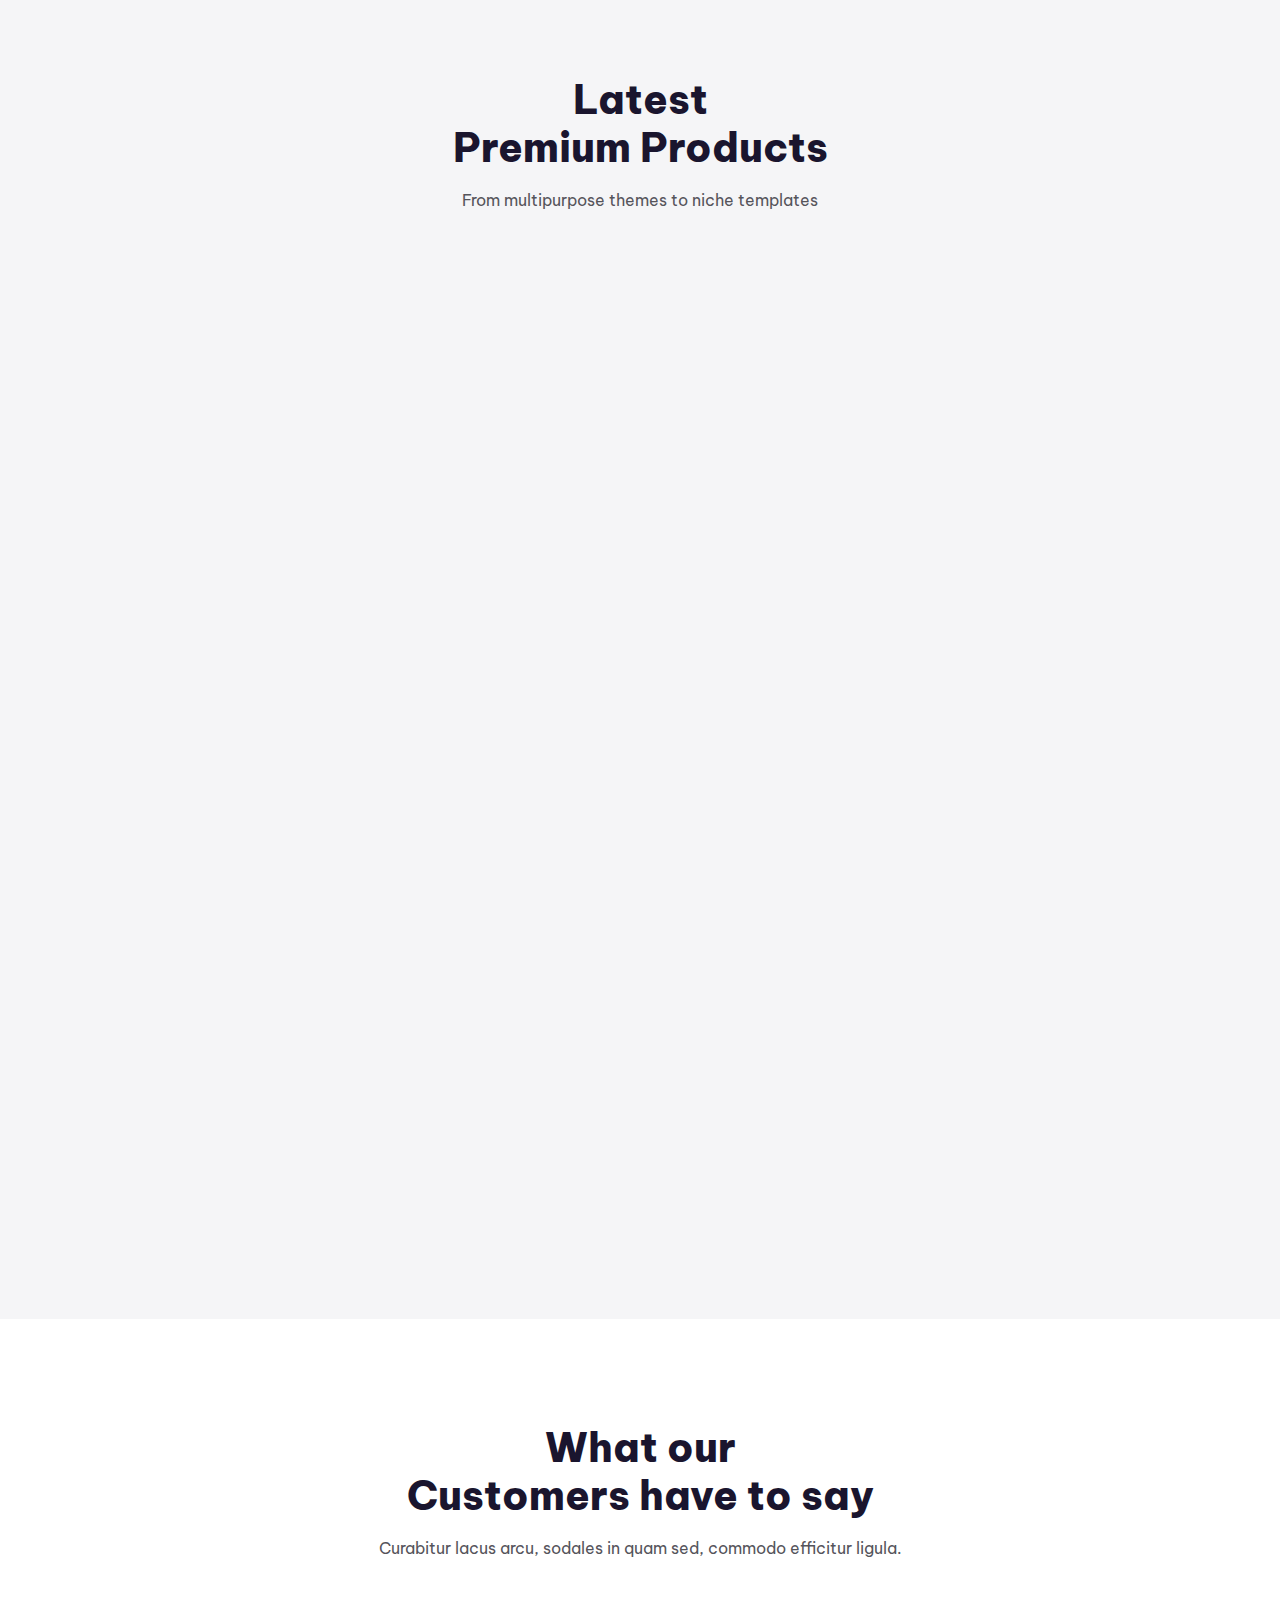
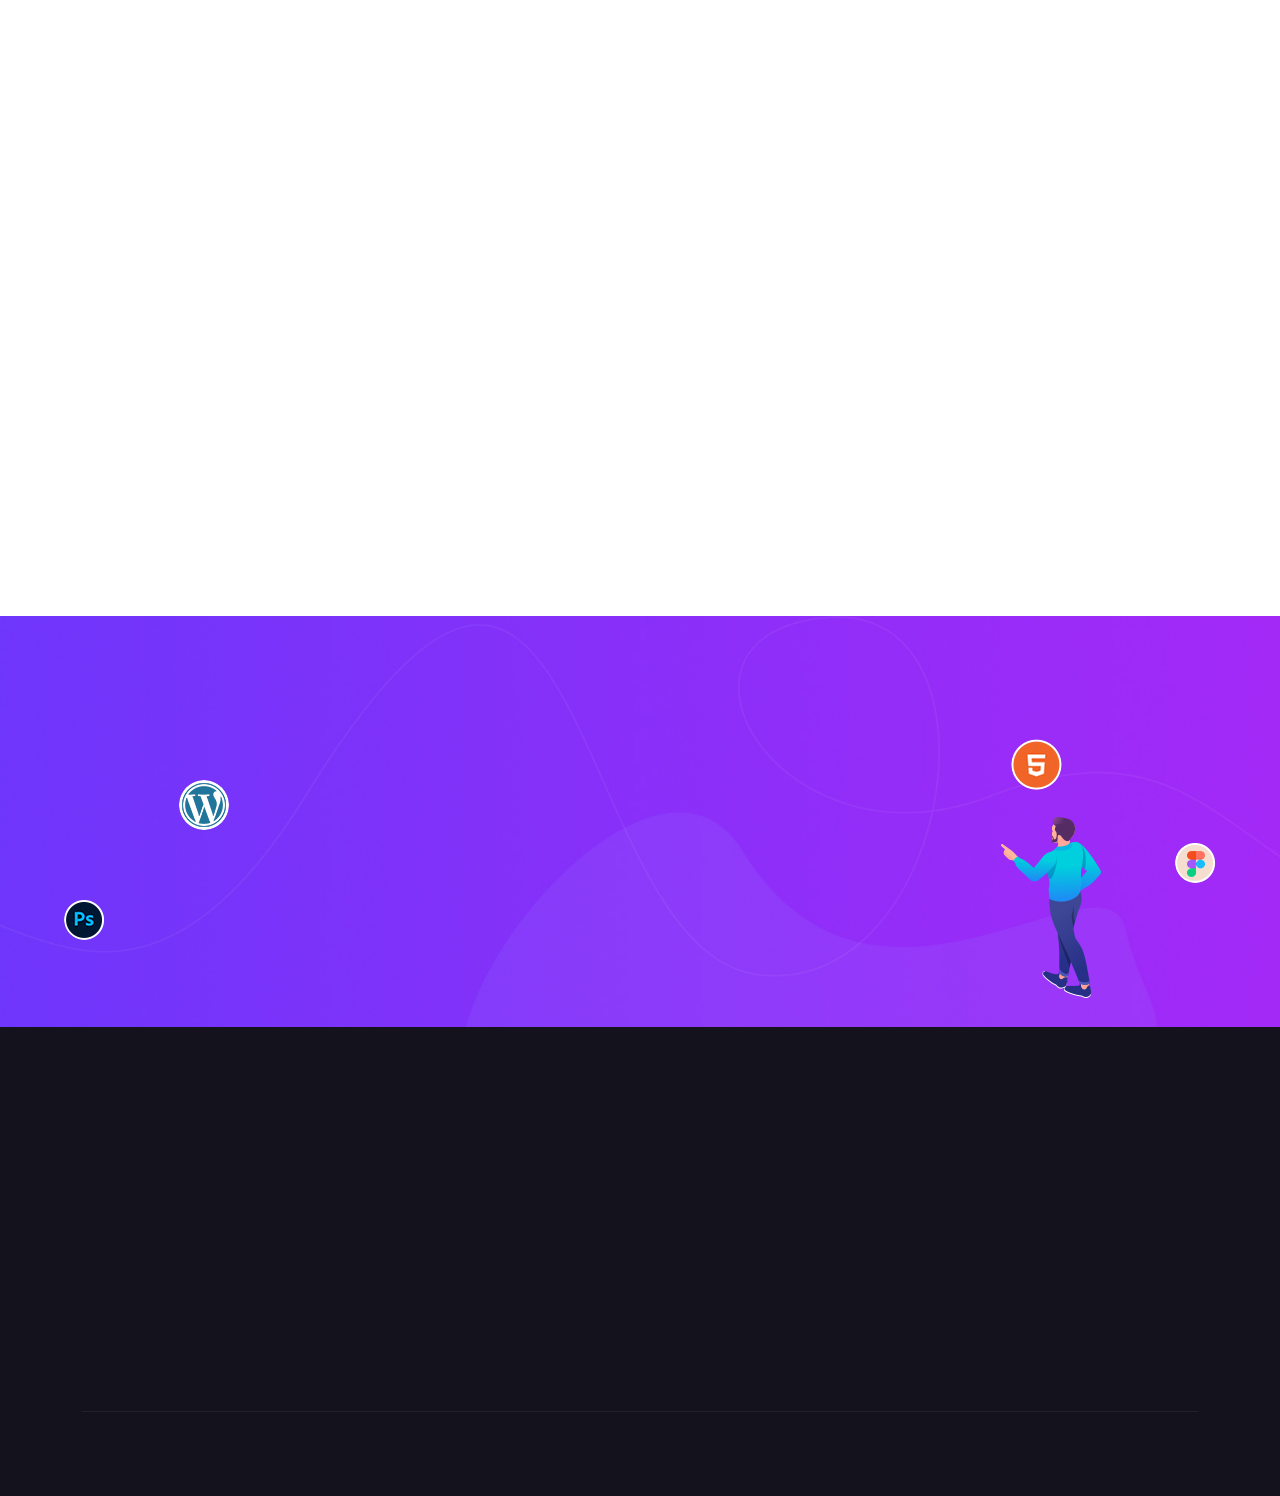
<file: Markit/markit/index-2.html>
<!doctype html>
<html class="no-js" lang="zxx">
   <head>
      <meta charset="utf-8">
      <meta http-equiv="x-ua-compatible" content="ie=edge">
      <title>Markit - Digital Marketplace  HTML5 Template </title>
      <meta name="description" content="">
      <meta name="viewport" content="width=device-width, initial-scale=1">
      <!-- Place favicon.ico in the root directory -->
      <link rel="shortcut icon" type="image/x-icon" href="assets/img/favicon.png">
      <!-- CSS here -->
      <link rel="stylesheet" href="assets/css/preloader.css">
      <link rel="stylesheet" href="assets/css/bootstrap.min.css">
      <link rel="stylesheet" href="assets/css/slick.css">
      <link rel="stylesheet" href="assets/css/meanmenu.css">
      <link rel="stylesheet" href="assets/css/owl.carousel.min.css">
      <link rel="stylesheet" href="assets/css/animate.min.css">
      <link rel="stylesheet" href="assets/css/backToTop.css">
      <link rel="stylesheet" href="assets/css/jquery.fancybox.min.css">
      <link rel="stylesheet" href="assets/css/fontAwesome5Pro.css">
      <link rel="stylesheet" href="assets/css/elegantFont.css">
      <link rel="stylesheet" href="assets/css/default.css">
      <link rel="stylesheet" href="assets/css/style.css">
   </head>
   <body>
      <!--[if lte IE 9]>
      <p class="browserupgrade">You are using an <strong>outdated</strong> browser. Please <a href="https://browsehappy.com/">upgrade your browser</a> to improve your experience and security.</p>
      <![endif]-->
      
      <!-- Add your site or application content here -->  

      <!-- pre loader area start -->
      <div id="loading">
         <div id="loading-center">
            <div id="loading-center-absolute">
               <div class="object" id="object_one"></div>
               <div class="object" id="object_two" style="left:20px;"></div>
               <div class="object" id="object_three" style="left:40px;"></div>
               <div class="object" id="object_four" style="left:60px;"></div>
               <div class="object" id="object_five" style="left:80px;"></div>
            </div>
         </div>  
      </div>
      <!-- pre loader area end -->

      <!-- back to top start -->
      <div class="progress-wrap">
         <svg class="progress-circle svg-content" width="100%" height="100%" viewBox="-1 -1 102 102">
            <path d="M50,1 a49,49 0 0,1 0,98 a49,49 0 0,1 0,-98" />
         </svg>
      </div>
      <!-- back to top end -->

      <!-- header area start -->
      <header>
         <div class="header__area white-bg" id="header-sticky">
            <div class="container">
               <div class="row align-items-center">
                  <div class="col-xxl-2 col-xl-2 col-lg-2 col-md-4 col-6">
                     <div class="logo">
                        <a href="index.html">
                        <img src="assets/img/logo/logo.png" alt="logo" width="80px" style="margin-top: 10px;" >
                        </a>
                     </div>
                  </div>
                  <div class="col-xxl-8 col-xl-8 col-lg-8 d-none d-lg-block">
                     <div class="main-menu">
                        <nav id="mobile-menu">
                           <ul>
                              <li class="has-dropdown active">
                                 <a href="index.html">Bosh sahifa</a>
                                 <ul class="submenu">
                                    <li><a href="index.html">Bosh sahifa</a></li>
                                    <li><a href="index-2.html">Barcha kurslar</a></li>
                                 </ul>
                              </li>
                              <li class="has-dropdown">
                                 <a href="product.html">Kurslar</a>
                                 <ul class="submenu">
                                    <li><a href="product.html?/#html">HTML</a></li>
                                    <li><a href="product.html?/#Css">Css</a></li>
                                    <li><a href="product.html?/#Javascript">Javascript</a></li>
                                    <li><a href="product.html?/#sass">Sass (scss)</a></li>
                                    <li><a href="product.html?/#python">Python</a></li>
                                 </ul>
                              </li>
                              <li><a href="support.html">Qo'llab quvvatlash</a></li>
                              <li  class="has-dropdown">
                                 <a href="product.html">pages</a>
                                 <ul class="submenu">
                                    <li><a href="about.html">Haqimizda</a></li>
                                    <li><a href="documentation.html">Dokumentatsiya</a></li>
                                    <li><a href="pricing.html">Narxlar</a></li>
                                    <li><a href="sign-up.html">Royxatdan O'tish</a></li>
                                    <li><a href="sign-in.html">Kirish</a></li>
                                 </ul>
                              </li>
                              <li class="has-dropdown">
                                 <a href="blog.html">Blog</a>

                                 <ul class="submenu">
                                    <li><a href="blog.html">Blog</a></li>
                                    <li><a href="blog-details.html">Blog Details</a></li>
                                 </ul>
                              </li>
                              <li><a href="contact.html">Bog'lanish</a></li>
                           </ul>
                        </nav>
                     </div>
                  </div>
                  <div class="col-xxl-2 col-xl-2 col-lg-2 col-md-8 col-6">
                     <div class="header__action d-flex align-items-center justify-content-end">
                        <div class="header__login d-none d-sm-block">
                           <a href="sign-in.html"><i class="far fa-unlock"></i>Kirish </a>
                        </div>
                        <div class="header__cart d-none d-sm-block">
                           <a href="javascript:void(0);" class="cart-toggle-btn">
                              <i class="far fa-shopping-cart"></i>
                              <span>3</span>
                           </a>
                        </div>
                        <div class="sidebar__menu d-lg-none">
                           <div class="sidebar-toggle-btn" id="sidebar-toggle">
                               <span class="line"></span>
                               <span class="line"></span>
                               <span class="line"></span>
                           </div>
                       </div>
                     </div>
                  </div>
               </div>
            </div>
         </div>
      </header>
      <!-- header area end -->


      <!-- cart mini area start -->
      <div class="cartmini__area">
         <div class="cartmini__wrapper">
            <div class="cartmini__title">
               <h4>Shopping cart</h4>
            </div>
            <div class="cartmini__close">
               <button type="button" class="cartmini__close-btn"><i class="fal fa-times"></i></button>
            </div>
            <div class="cartmini__widget">
               <div class="cartmini__inner">
                  <ul>
                     <li>
                        <div class="cartmini__thumb">
                           <a href="product-details.html">
                           <img src="assets/img/product/sm/cart-5.jpg" alt="">
                           </a>
                        </div>
                        <div class="cartmini__content">
                           <h5><a href="product-details.html">Findup - Directory & Listing</a></h5>
                           <div class="product-quantity mt-10 mb-10">
                              <span class="cart-minus">-</span>
                              <input class="cart-input" type="text" value="1"/>
                              <span class="cart-plus">+</span>
                           </div>
                           <div class="product__sm-price-wrapper">
                              <span>2 <i class="fal fa-times"></i></span>
                              <span class="product__sm-price">$24.00</span>
                           </div>
                        </div>
                        <a href="#" class="cartmini__del"><i class="fal fa-times"></i></a>
                     </li>
                     <li>
                        <div class="cartmini__thumb">
                           <a href="product-details.html">
                           <img src="assets/img/product/sm/cart-2.jpg" alt="">
                           </a>
                        </div>
                        <div class="cartmini__content">
                           <h5><a href="product-details.html">TechBuzz - Businesses Agency</a></h5>
                           <div class="product-quantity mt-10 mb-10">
                              <span class="cart-minus">-</span>
                              <input class="cart-input" type="text" value="1"/>
                              <span class="cart-plus">+</span>
                           </div>
                           <div class="product__sm-price-wrapper">
                              <span>1 <i class="fal fa-times"></i></span>
                              <span class="product__sm-price">$17.00</span>
                           </div>
                        </div>
                        <a href="#" class="cartmini__del"><i class="fal fa-times"></i></a>
                     </li>
                     <li>
                        <div class="cartmini__thumb">
                           <a href="product-details.html">
                           <img src="assets/img/product/sm/cart-3.jpg" alt="">
                           </a>
                        </div>
                        <div class="cartmini__content">
                           <h5><a href="product-details.html">Zibber - Agency Template</a></h5>
                           <div class="product-quantity mt-10 mb-10">
                              <span class="cart-minus">-</span>
                              <input class="cart-input" type="text" value="1"/>
                              <span class="cart-plus">+</span>
                           </div>
                           <div class="product__sm-price-wrapper">
                              <span>5 <i class="fal fa-times"></i></span>
                              <span class="product__sm-price">$72.00</span>
                           </div>
                        </div>
                        <a href="#" class="cartmini__del"><i class="fal fa-times"></i></a>
                     </li>
                  </ul>
               </div>
               <div class="cartmini__checkout">
                  <div class="cartmini__checkout-title mb-30">
                     <h4>Subtotal:</h4>
                     <span>$113.00</span>
                  </div>
                  <div class="cartmini__checkout-btn">
                     <a href="cart.html" class="m-btn m-btn-border mb-10 w-100"> <span></span> view cart</a>
                     <a href="checkout.html" class="m-btn m-btn-3 w-100"> <span></span> checkout</a>
                  </div>
               </div>
            </div>
         </div>
      </div>
      <div class="body-overlay"></div>
      <!-- cart mini area end -->


      <!-- sidebar area start -->
      <div class="sidebar__area">
         <div class="sidebar__wrapper">
            <div class="sidebar__close">
               <button class="sidebar__close-btn" id="sidebar__close-btn">
               <span><i class="fal fa-times"></i></span>
               <span>close</span>
               </button>
            </div>
            <div class="sidebar__content">
               <div class="logo mb-40">
                  <a href="index.html">
                  <img src="assets/img/logo/logo-white.png" alt="logo">
                  </a>
               </div>
               <div class="mobile-menu"></div>
               <div class="sidebar__action mt-330">
                  <div class="sidebar__login mt-15">
                     <a href="#"><i class="far fa-unlock"></i> Log In</a>
                  </div>
                  <div class="sidebar__cart mt-20">
                     <a href="javascript:void(0);" class="cart-toggle-btn">
                        <i class="far fa-shopping-cart"></i>
                        <span>2</span>
                     </a>
                  </div>
               </div>
            </div>
         </div>
      </div>
      <!-- sidebar area end -->      
      <div class="body-overlay"></div>
      <!-- sidebar area end -->


      <main>

         <!-- hero area start -->
         <section class="hero__area hero__height-2 grey-bg-16 d-flex align-items-center">
            <div class="hero__shape">
               <img class="circle-2 circle-3" src="assets/img/icon/hero/hero-circle-2.png" alt="circle">
               <img class="dot dot-2" src="assets/img/icon/hero/hero-dot-2.png" alt="circle">
               <img class="triangle triangle-2" src="assets/img/icon/hero/hero-triangle.png" alt="circle">
            </div>
            <div class="container">
               <div class="row">
                  <div class="col-xxl-10 offset-xxl-1 col-xl-10 offset-xl-1">
                     <div class="hero__content hero__content-2 text-center mt-10">
                        <h2 class="hero__title">
                           Biz <span> bilan online dasturlash kurslarini <br> o'rganib boring</span>
                        </h2>
                        <p>Hech qachon o'rganishdan to'xtamang. Ilm bilan kam bo'lmaysiz</p>
                        <a href="product.html" class="m-btn m-btn-2"> <span></span>Barcha kurslar</a>

                        <div class="hero__search-box mt-70 mb-65">
                           <div class="hero__search-thumb">
                              <img src="assets/img/hero/home-2/search-box.jpg" alt="">
                              <img class="hero-search-sm" src="assets/img/hero/home-2/hero-search-sm.png" alt="">
                              <div class="hero__search-input hero__search-input-2">
                                 <span><i class="far fa-search"></i></span>
                                 <input type="text" placeholder="Search for templates">
                              </div>
                              <div class="hero__search-shape">
                                 <img class="man-search" src="assets/img/hero/home-2/man-search.png" alt="">
                                 <img class="hero-man-1" src="assets/img/hero/home-2/man-1.png" alt="">
                                 <img class="hero-man-2" src="assets/img/hero/home-2/man-2.png" alt="">
                                 <img class="hero-search-square" src="assets/img/icon/hero/hero-square.png" alt="">
                                 <img class="hero-search-square-2" src="assets/img/icon/hero/hero-square-2.png" alt="">
                              </div>
                           </div>
                        </div>
                        <div class="hero__client text-start pl-100">
                           <ul>
                              <li><img src="assets/img/hero/home-2/client/client-1.png" alt=""></li>
                              <li><img src="assets/img/hero/home-2/client/client-2.png" alt=""></li>
                              <li><img src="assets/img/hero/home-2/client/client-3.png" alt=""></li>
                              <li><img src="assets/img/hero/home-2/client/client-4.png" alt=""></li>
                              <li><img src="assets/img/hero/home-2/client/client-5.png" alt=""></li>
                           </ul>
                        </div>
                     </div>
                  </div>
               </div>
            </div>
         </section>
         <!-- hero area end -->

         <!-- featured area start -->
         <section class="featured__area pt-105 pb-95">
            <div class="container">
               <div class="row">
                  <div class="col-xxl-12">
                     <div class="section__title-wrapper mb-50">
                        <h2 class="section__title">Online kurslar</h2>
                        <p>Biz bilan ko'plab kurslarni o'rganing</p>
                     </div>
                  </div>
               </div>
               <div class="row">
                  <div class="col-xxl-6 col-xl-6 col-lg-6 col-md-6">
                     <div class="featured__item grey-bg-17 mb-30 wow fadeInUp" data-wow-delay=".3s">
                        <h3 class="featured__title"><a href="product.html">front-end Web dasturlash</a></h3>
                        <p>
                           some words about frontends
                        </p>

                        <div class="featured__thumb w-img">
                           <a href="product.html">
                              <img src="assets/img/product/theme/theme-1.jpg" alt="">
                           </a>
                        </div>
                     </div>
                  </div>
                  <div class="col-xxl-6 col-xl-6 col-lg-6 col-md-6">
                     <div class="featured__item grey-bg-18 mb-30 wow fadeInUp" data-wow-delay=".5s">
                        <h3 class="featured__title"><a href="product.html">Back-end web dasturlash</a></h3>
                        <p>
                           Something about backendd
                        </p>

                        <div class="featured__thumb w-img">
                           <a href="product.html">
                              <img src="assets/img/product/theme/theme-2.jpg" alt="">
                           </a>
                        </div>
                     </div>
                  </div>
               </div>
            </div>
         </section>
         <!-- featured area end -->

         <!-- services area start -->
         <section class="services__area pb-110">
            <div class="container">
               <div class="row">
                  <div class="col-xxl-12">
                     <div class="section__title-wrapper mb-50 text-center">
                        <h2 class="section__title">The only one <br>Template you need</h2>
                        <p>From multipurpose themes to niche templates</p>
                     </div>
                  </div>
               </div>
               <div class="row">
                  <div class="col-xxl-4 col-xl-4 col-lg-4 col-md-6">
                     <div class="services__item white-bg mb-30 wow fadeinup" data-wow-delay=".3s">
                        <div class="services__icon mb-45">
                           <span class="blue-bg-4"><img src="assets/img/icon/services/services-1.svg" alt=""></span>
                        </div>
                        <div class="services__content">
                           <h3 class="services__title"><a href="#">No Risk, <br> Double Guarantee</a></h3>
                           <p>Haggle down the pub off his nut arse bog bits and bobs bugger.</p>
                           <a href="#" class="link-btn"><i class="arrow_right"></i>Learn More</a>
                        </div>
                     </div>
                  </div>
                  <div class="col-xxl-4 col-xl-4 col-lg-4 col-md-6">
                     <div class="services__item white-bg mb-30 wow fadeinup" data-wow-delay=".5s">
                        <div class="services__icon mb-45">
                           <span class="pink-bg"><img src="assets/img/icon/services/services-2.svg" alt=""></span>
                        </div>
                        <div class="services__content">
                           <h3 class="services__title"><a href="about.html">Flexible <br> Prices no Surprises</a></h3>
                           <p>Haggle down the pub off his nut arse bog bits and bobs bugger.</p>
                           <a href="about.html" class="link-btn"><i class="far fa-long-arrow-right"></i>Learn More</a>
                        </div>
                     </div>
                  </div>
                  <div class="col-xxl-4 col-xl-4 col-lg-4 col-md-6">
                     <div class="services__item white-bg mb-30 wow fadeinup" data-wow-delay=".7s">
                        <div class="services__icon mb-45">
                           <span class="green-bg"><img src="assets/img/icon/services/services-3.svg" alt=""></span>
                        </div>
                        <div class="services__content">
                           <h3 class="services__title"><a href="about.html">Graphic <br> Design Services</a></h3>
                           <p>Haggle down the pub off his nut arse bog bits and bobs bugger.</p>
                           <a href="about.html" class="link-btn"><i class="far fa-long-arrow-right"></i>Learn More</a>
                        </div>
                     </div>
                  </div>
                  <div class="col-xxl-4 col-xl-4 col-lg-4 col-md-6">
                     <div class="services__item white-bg mb-30 wow fadeinup" data-wow-delay=".9s">
                        <div class="services__icon mb-45">
                           <span class="orange-bg"><img src="assets/img/icon/services/services-4.svg" alt=""></span>
                        </div>
                        <div class="services__content">
                           <h3 class="services__title"><a href="about.html">Updates <br> Constant Development</a></h3>
                           <p>Haggle down the pub off his nut arse bog bits and bobs bugger.</p>
                           <a href="about.html" class="link-btn"><i class="far fa-long-arrow-right"></i>Learn More</a>
                        </div>
                     </div>
                  </div>
                  <div class="col-xxl-4 col-xl-4 col-lg-4 col-md-6">
                     <div class="services__item white-bg mb-30 wow fadeinup" data-wow-delay="1.2s">
                        <div class="services__icon mb-45">
                           <span class="blue-bg"><img src="assets/img/icon/services/services-5.svg" alt=""></span>
                        </div>
                        <div class="services__content">
                           <h3 class="services__title"><a href="about.html">Friendly <br>Customer Support</a></h3>
                           <p>Haggle down the pub off his nut arse bog bits and bobs bugger.</p>
                           <a href="about.html" class="link-btn"><i class="far fa-long-arrow-right"></i>Learn More</a>
                        </div>
                     </div>
                  </div>
               </div>
            </div>
         </section>
         <!-- services area end -->

         <!-- product area start -->
         <section class="product__area grey-bg-16 pt-105 pb-110">
            <div class="container">
               <div class="row">
                  <div class="col-xxl-12">
                     <div class="section__title-wrapper mb-50 text-center">
                        <h2 class="section__title">Latest <br> Premium Products</h2>
                        <p>From multipurpose themes to niche templates</p>
                     </div>
                  </div>
               </div>
               <div class="row">
                  <div class="col-xxl-4 col-xl-4 col-lg-4 col-md-6">
                     <div class="product__item-2 white-bg mb-30 fix wow fadeInUp" data-wow-delay=".3s">
                        <div class="product__thumb-2 gradient-pink-2 p-relative text-center fix">
                           <img class="product-icon" src="assets/img/product/icon/product-icon-1.png" alt="">
                           <div class="product__thumb-2-shape">
                              <img src="assets/img/product/icon/product-circle.png" alt="">
                           </div>
                        </div>
                        <div class="product__content-2 text-center">
                           <div class="product__icon mb-20">
                              <span><img src="assets/img/product/p-logo/p-logo-1.png" alt=""></span>
                           </div>
                           <h3 class="product__title-2"><a href="product-details.html">Appshow Plugin</a></h3>
                           <p>Posh super burke a blinding  morish bits and bob nice one baking,</p>

                           <div class="product__btn mt-25">
                              <a href="product-details.html" class="m-btn m-btn-5"> <span></span> buy now </a>
                              <a href="product-details.html" class="m-btn m-btn-border m-btn-border-6"> <span></span> details </a>
                           </div>
                        </div>
                     </div>
                  </div>
                  <div class="col-xxl-4 col-xl-4 col-lg-4 col-md-6">
                     <div class="product__item-2 white-bg mb-30 fix wow fadeInUp" data-wow-delay=".5s">
                        <div class="product__thumb-2 gradient-yellow p-relative text-center fix">
                           <img class="product-icon" src="assets/img/product/icon/product-icon-2.png" alt="">
                           <div class="product__thumb-2-shape">
                              <img class="yellow-img" src="assets/img/product/icon/product-circle-2.png" alt="">
                           </div>
                        </div>
                        <div class="product__content-2 text-center">
                           <div class="product__icon mb-20">
                              <span><img src="assets/img/product/p-logo/p-logo-2.png" alt=""></span>
                           </div>
                           <h3 class="product__title-2"><a href="product-details.html">Elite Licenser</a></h3>
                           <p>Posh super burke a blinding  morish bits and bob nice one baking,</p>

                           <div class="product__btn mt-25">
                              <a href="product-details.html" class="m-btn m-btn-5"> <span></span> buy now </a>
                              <a href="product-details.html" class="m-btn m-btn-border m-btn-border-6"> <span></span> details </a>
                           </div>
                        </div>
                     </div>
                  </div>
                  <div class="col-xxl-4 col-xl-4 col-lg-4 col-md-6">
                     <div class="product__item-2 white-bg mb-30 fix wow fadeInUp" data-wow-delay=".7s">
                        <div class="product__thumb-2 gradient-blue-2 p-relative text-center fix">
                           <img class="product-icon" src="assets/img/product/icon/product-icon-3.png" alt="">
                           <div class="product__thumb-2-shape">
                              <img class="blue-img-2" src="assets/img/product/icon/product-circle-3.png" alt="">
                           </div>
                        </div>
                        <div class="product__content-2 text-center">
                           <div class="product__icon mb-20">
                              <span><img src="assets/img/product/p-logo/p-logo-3.png" alt=""></span>
                           </div>
                           <h3 class="product__title-2"><a href="product-details.html">Mailchack Plugin</a></h3>
                           <p>Posh super burke a blinding  morish bits and bob nice one baking,</p>

                           <div class="product__btn mt-25">
                              <a href="product-details.html" class="m-btn m-btn-5"> <span></span> buy now </a>
                              <a href="product-details.html" class="m-btn m-btn-border m-btn-border-6"> <span></span> details </a>
                           </div>
                        </div>
                     </div>
                  </div>
                  <div class="col-xxl-4 col-xl-4 col-lg-4 col-md-6">
                     <div class="product__item-2 white-bg mb-30 fix wow fadeInUp" data-wow-delay=".9s">
                        <div class="product__thumb-2 gradient-blue-2 p-relative text-center fix">
                           <img class="product-icon" src="assets/img/product/icon/product-icon-4.png" alt="">
                           <div class="product__thumb-2-shape">
                              <img class="blue-img-3" src="assets/img/product/icon/product-circle-4.png" alt="">
                           </div>
                        </div>
                        <div class="product__content-2 text-center">
                           <div class="product__icon mb-20">
                              <span><img src="assets/img/product/p-logo/p-logo-4.png" alt=""></span>
                           </div>
                           <h3 class="product__title-2"><a href="product-details.html">MC Builder</a></h3>
                           <p>Posh super burke a blinding  morish bits and bob nice one baking,</p>

                           <div class="product__btn mt-25">
                              <a href="product-details.html" class="m-btn m-btn-5"> <span></span> buy now </a>
                              <a href="product-details.html" class="m-btn m-btn-border m-btn-border-6"> <span></span> details </a>
                           </div>
                        </div>
                     </div>
                  </div>
                  <div class="col-xxl-4 col-xl-4 col-lg-4 col-md-6">
                     <div class="product__item-2 white-bg mb-30 fix wow fadeInUp" data-wow-delay="1.2s">
                        <div class="product__thumb-2 gradient-purple-2 p-relative text-center fix">
                           <img class="product-icon" src="assets/img/product/icon/product-icon-5.png" alt="">
                        </div>
                        <div class="product__content-2 text-center">
                           <div class="product__icon mb-20">
                              <span><img src="assets/img/product/p-logo/p-logo-5.png" alt=""></span>
                           </div>
                           <h3 class="product__title-2"><a href="product-details.html">WooCommerce</a></h3>
                           <p>Posh super burke a blinding  morish bits and bob nice one baking,</p>

                           <div class="product__btn mt-25">
                              <a href="product-details.html" class="m-btn m-btn-5"> <span></span> buy now </a>
                              <a href="product-details.html" class="m-btn m-btn-border m-btn-border-6"> <span></span> details </a>
                           </div>
                        </div>
                     </div>
                  </div>
                  <div class="col-xxl-4 col-xl-4 col-lg-4 col-md-6">
                     <div class="product__item-2 white-bg mb-30 fix wow fadeInUp" data-wow-delay="1.5s">
                        <div class="product__thumb-2 gradient-blue-3 p-relative text-center fix">
                           <img class="product-icon" src="assets/img/product/icon/product-icon-6.png" alt="">
                           <div class="product__thumb-2-shape">
                              <img class="blue-img-5" src="assets/img/product/icon/product-circle-5.png" alt="">
                           </div>
                        </div>
                        <div class="product__content-2 text-center">
                           <div class="product__icon mb-20">
                              <span><img src="assets/img/product/p-logo/p-logo-6.png" alt=""></span>
                           </div>
                           <h3 class="product__title-2"><a href="product-details.html">Review Q</a></h3>
                           <p>Posh super burke a blinding  morish bits and bob nice one baking,</p>

                           <div class="product__btn mt-25">
                              <a href="product-details.html" class="m-btn m-btn-5"> <span></span> buy now </a>
                              <a href="product-details.html" class="m-btn m-btn-border m-btn-border-6"> <span></span> details </a>
                           </div>
                        </div>
                     </div>
                  </div>
               </div>
            </div>
         </section>
         <!-- product area end -->

         <!-- testimonial area start -->
         <section class="testimonial__area pt-105 pb-120 fix">
            <div class="container">
               <div class="row">
                  <div class="col-xxl-12">
                     <div class="section__title-wrapper mb-115 text-center">
                        <h2 class="section__title">What our <br>Customers have to say</h2>
                        <p>Curabitur lacus arcu, sodales in quam sed, commodo efficitur ligula.</p>
                     </div>
                  </div>
               </div>
               <div class="row">
                  <div class="col-xxl-12">
                     <div class="testimonial__wrapper p-relative pb-135 wow fadeInUp" data-wow-delay=".5s">
                        <div class="testimonial__shape">
                           <img src="assets/img/testimonial/testimonial-shape.png" alt="">
                        </div>
                        <div class="testimonial__slider-2 owl-carousel">
                           <div class="testimonial__item-2">
                              <div class="testimonial__person-wrapper">
                                 <div class="testimonial__person d-flex">
                                    <div class="testimonial__avater">
                                       <img src="assets/img/testimonial/testi-1.jpg" alt="">
                                    </div>
                                    <div class="testimonial__info ml-15">
                                       <h5>Justin Case</h5>
                                       <span>@justin</span>
                                    </div>
                                 </div>
                              </div> 
                              <div class="testimonial__text testimonial__text-2 white-bg mt--40">
                                 <div class="rating mb-5">
                                    <ul>
                                       <li><a href="#"><i class="fas fa-star"></i></a></li>
                                       <li><a href="#"><i class="fas fa-star"></i></a></li>
                                       <li><a href="#"><i class="fas fa-star"></i></a></li>
                                       <li><a href="#"><i class="fas fa-star"></i></a></li>
                                       <li><a href="#"><i class="fas fa-star"></i></a></li>
                                    </ul>
                                 </div>
                                 <p>Up the duff crikey argy-bargy in my flat is faff about victoria sponge brolly the lurgy bubble and squeak bogstandard you mug bloke pardon you mush.</p>
                              </div>
                           </div>
                           <div class="testimonial__item-2">
                              <div class="testimonial__person-wrapper">
                                 <div class="testimonial__person d-flex">
                                    <div class="testimonial__avater">
                                       <img src="assets/img/testimonial/testi-2.jpg" alt="">
                                    </div>
                                    <div class="testimonial__info ml-15">
                                       <h5>Gunther Beard</h5>
                                       <span>@beard</span>
                                    </div>
                                 </div>
                              </div> 
                              <div class="testimonial__text testimonial__text-2 white-bg mt--40">
                                 <div class="rating mb-5">
                                    <ul>
                                       <li><a href="#"><i class="fas fa-star"></i></a></li>
                                       <li><a href="#"><i class="fas fa-star"></i></a></li>
                                       <li><a href="#"><i class="fas fa-star"></i></a></li>
                                       <li><a href="#"><i class="fas fa-star"></i></a></li>
                                       <li><a href="#"><i class="fas fa-star"></i></a></li>
                                    </ul>
                                 </div>
                                 <p>Up the duff crikey argy-bargy in my flat is faff about victoria sponge brolly the lurgy bubble and squeak bogstandard you mug bloke pardon you mush.</p>
                              </div>
                           </div>
                           <div class="testimonial__item-2">
                              <div class="testimonial__person-wrapper">
                                 <div class="testimonial__person d-flex">
                                    <div class="testimonial__avater">
                                       <img src="assets/img/testimonial/testi-3.jpg" alt="">
                                    </div>
                                    <div class="testimonial__info ml-15">
                                       <h5>Shahnewaz Sakil</h5>
                                       <span>@shahnewaz</span>
                                    </div>
                                 </div>
                              </div> 
                              <div class="testimonial__text testimonial__text-2 white-bg mt--40">
                                 <div class="rating mb-5">
                                    <ul>
                                       <li><a href="#"><i class="fas fa-star"></i></a></li>
                                       <li><a href="#"><i class="fas fa-star"></i></a></li>
                                       <li><a href="#"><i class="fas fa-star"></i></a></li>
                                       <li><a href="#"><i class="fas fa-star"></i></a></li>
                                       <li><a href="#"><i class="fas fa-star"></i></a></li>
                                    </ul>
                                 </div>
                                 <p>Up the duff crikey argy-bargy in my flat is faff about victoria sponge brolly the lurgy bubble and squeak bogstandard you mug bloke pardon you mush.</p>
                              </div>
                           </div>
                           <div class="testimonial__item-2">
                              <div class="testimonial__person-wrapper">
                                 <div class="testimonial__person d-flex">
                                    <div class="testimonial__avater">
                                       <img src="assets/img/testimonial/testi-4.jpg" alt="">
                                    </div>
                                    <div class="testimonial__info ml-15">
                                       <h5>Shamiha Islam</h5>
                                       <span>@shamiha</span>
                                    </div>
                                 </div>
                              </div> 
                              <div class="testimonial__text testimonial__text-2 white-bg mt--40">
                                 <div class="rating mb-5">
                                    <ul>
                                       <li><a href="#"><i class="fas fa-star"></i></a></li>
                                       <li><a href="#"><i class="fas fa-star"></i></a></li>
                                       <li><a href="#"><i class="fas fa-star"></i></a></li>
                                       <li><a href="#"><i class="fas fa-star"></i></a></li>
                                       <li><a href="#"><i class="fas fa-star"></i></a></li>
                                    </ul>
                                 </div>
                                 <p>Up the duff crikey argy-bargy in my flat is faff about victoria sponge brolly the lurgy bubble and squeak bogstandard you mug bloke pardon you mush.</p>
                              </div>
                           </div>
                        </div>
                     </div>
                  </div>
               </div>
            </div>
         </section>
         <!-- testimonial area end -->

         <!-- subscribe area start -->
         <section class="subscribe__area p-relative pt-100 pb-110" data-background="assets/img/bg/subscribe-bg.jpg">
            <div class="subscribe__icon">
               <img class="ps" src="assets/img/icon/subscribe/ps.png" alt="">
               <img class="wp" src="assets/img/icon/subscribe/wp.png" alt="">
               <img class="html" src="assets/img/icon/subscribe/html.png" alt="">
               <img class="f" src="assets/img/icon/subscribe/f.png" alt="">
               <img class="man" src="assets/img/icon/subscribe/man.png" alt="">
            </div>
            <div class="container">
               <div class="row">
                  <div class="col-xxl-12">
                     <div class="subscribe__content text-center wow fadeInUp" data-wow-delay=".5s">
                        <h3 class="subscribe__title">Go'ya bormi</h3>
                        <p>Bizga u haqda aytib bering</p>
                        <div class="subscribe__form wow fadeInUp" data-wow-delay=".7s">
                           <form action="#">
                                 <textarea style="width: 50%"></textarea>
                              <button type="submit" class="m-btn m-btn-black"><span></span>Jo'natish</button>
                              </div>
                              </div>
                           </form>
                        </div>
                     </div>
                  </div>
               </div>
            </div>
         </section>
         <!-- subscribe area end -->
         
      </main>

      <!-- footer area start -->
      <footer>
         <div class="footer__area footer-bg">
            <div class="footer__top pt-90 pb-50">
               <div class="container">
                  <div class="row">
                     <div class="col-xxl-3 col-xl-3 col-lg-3 col-md-3 col-sm-4">
                        <div class="footer__widget mb-40 wow fadeInUp" data-wow-delay=".3s">
                           <div class="footer__widget-head mb-35">
                              <h4 class="footer__widget-title">Bizni kuzatib boring</h4>
                           </div>
                           <div class="footer__widget-content">
                              <div class="footer__social mb-30">
                                 <ul>
                                    <li><a href="#" class="fb"><i class="fab fa-telegram" src="//t.me/someWhere"></i></a></li>
                                    <li><a href="#" class="tw"><i class="fab fa-twitter"></i></a></li>
                                    <li><a href="#" class="pin"><i class="fab fa-pinterest-p"></i></a></li>
                                 </ul>
                              </div>
                           </div>
                        </div>
                     </div>
                     <div class="col-xxl-2 col-xl-2 col-lg-2 col-md-2 col-sm-4">
                        <div class="footer__widget mb-40 wow fadeInUp" data-wow-delay=".5s">
                           <div class="footer__widget-head">
                              <h4 class="footer__widget-title">Mahsulotlar</h4>
                           </div>
                           <div class="footer__widget-content">
                              <div class="footer__link">
                                 <ul>
                                    <li><a href="#">Tutor LMS </a></li>
                                    <li><a href="#">WP Mega Menu </a></li>
                                    <li><a href="#">WP Page Builder </a></li>
                                    <li><a href="#">Themes</a></li>
                                    <li><a href="#">Interactions</a></li>
                                 </ul>
                              </div>
                           </div>
                        </div>
                     </div>
                     <div class="col-xxl-3 col-xl-3 col-lg-3 col-md-3 col-sm-4">
                        <div class="footer__widget mb-40 wow fadeInUp footer__pl"  data-wow-delay=".7s">
                           <div class="footer__widget-head">
                              <h4 class="footer__widget-title">Ma'lumotlar</h4>
                           </div>
                           <div class="footer__widget-content">
                              <div class="footer__link">
                                 <ul>
                                    <li><a href="#">Kurslar</a></li>
                                    <li><a href="#">Izoh qoldirish</a></li>
                                    <li><a href="#">Ma'lumotlar</a></li>
                                    <li><a href="#">Dizayn</a></li>
                                    <li><a href="#">Tajribali Ustozlar</a></li>
                                 </ul>
                              </div>
                           </div>
                        </div>
                     </div>
                     <div class="col-xxl-2 col-xl-2 col-lg-2 col-md-2 col-sm-4">
                        <div class="footer__widget mb-40 wow fadeInUp" data-wow-delay=".9s">
                           <div class="footer__widget-head">
                              <h4 class="footer__widget-title">Linklar</h4>
                           </div>
                           <div class="footer__widget-content">
                              <div class="footer__link">
                                 <ul>
                                    <li><a href="#">Haqimizda</a></li>
                                    <li><a href="#">Blog</a></li>
                                    <li><a href="#">Qo'llab quvvatlash</a></li>
                                    <li><a href="#">Narxlar</a></li>
                                    <li><a href="#">Bog'lanish</a></li>
                                 </ul>
                              </div>
                           </div>
                        </div>
                     </div>
                     <div class="col-xxl-2 col-xl-2 col-lg-2 col-md-2 col-sm-4">
                        <div class="footer__widget mb-40 wow fadeInUp" data-wow-delay="1.2s">
                           <div class="footer__widget-head">
                              <h4 class="footer__widget-title">Community</h4>
                           </div>
                           <div class="footer__widget-content">
                              <div class="footer__link">
                                 <ul>
                                    <li><a href="#">Forums</a></li>
                                    <li><a href="#">Community</a></li>
                                    <li><a href="#">Meetups</a></li>
                                    <li><a href="#">Jobs</a></li>
                                    <li><a href="#">Careers</a></li>
                                 </ul>
                              </div>
                           </div>
                        </div>
                     </div>
                  </div>
               </div>
            </div>
            <div class="footer__bottom">
               <div class="container">
                  <div class="footer__bottom-inner">
                     <div class="row">
                        <div class="col-xxl-6 col-xl-6 col-md-6">
                           <div class="footer__copyright wow fadeInUp" data-wow-delay=".5s">
                              <p>Barcha huquqlar himoyalangan tomonidan  <a href="#">O'zbekona ta'lim</a></p>
                           </div>
                        </div>
                        <div class="col-xxl-6 col-xl-6 col-md-6">
                           <div class="footer__bottom-link wow fadeInUp text-md-end" data-wow-delay=".8s">
                              <ul>
                                 <li><a href="#">Litsenziya</a></li>
                                 <li><a href="#">Maxfiylik siyosati </a></li>
                              </ul>
                           </div>
                        </div>
                     </div>
                  </div>
               </div>
            </div>
         </div>
      </footer>
      <!-- footer area end -->

      <!-- JS here -->
      <script src="assets/js/vendor/jquery-3.5.1.min.js"></script>
      <script src="assets/js/vendor/waypoints.min.js"></script>
      <script src="assets/js/bootstrap.bundle.min.js"></script>
      <script src="assets/js/jquery.meanmenu.js"></script>
      <script src="assets/js/slick.min.js"></script>
      <script src="assets/js/jquery.fancybox.min.js"></script>
      <script src="assets/js/isotope.pkgd.min.js"></script>
      <script src="assets/js/parallax.min.js"></script>
      <script src="assets/js/owl.carousel.min.js"></script>
      <script src="assets/js/backToTop.js"></script>
      <script src="assets/js/jquery.counterup.min.js"></script>
      <script src="assets/js/ajax-form.js"></script>
      <script src="assets/js/wow.min.js"></script>
      <script src="assets/js/imagesloaded.pkgd.min.js"></script>
      <script src="assets/js/main.js"></script>
   </body>
</html>
</file>
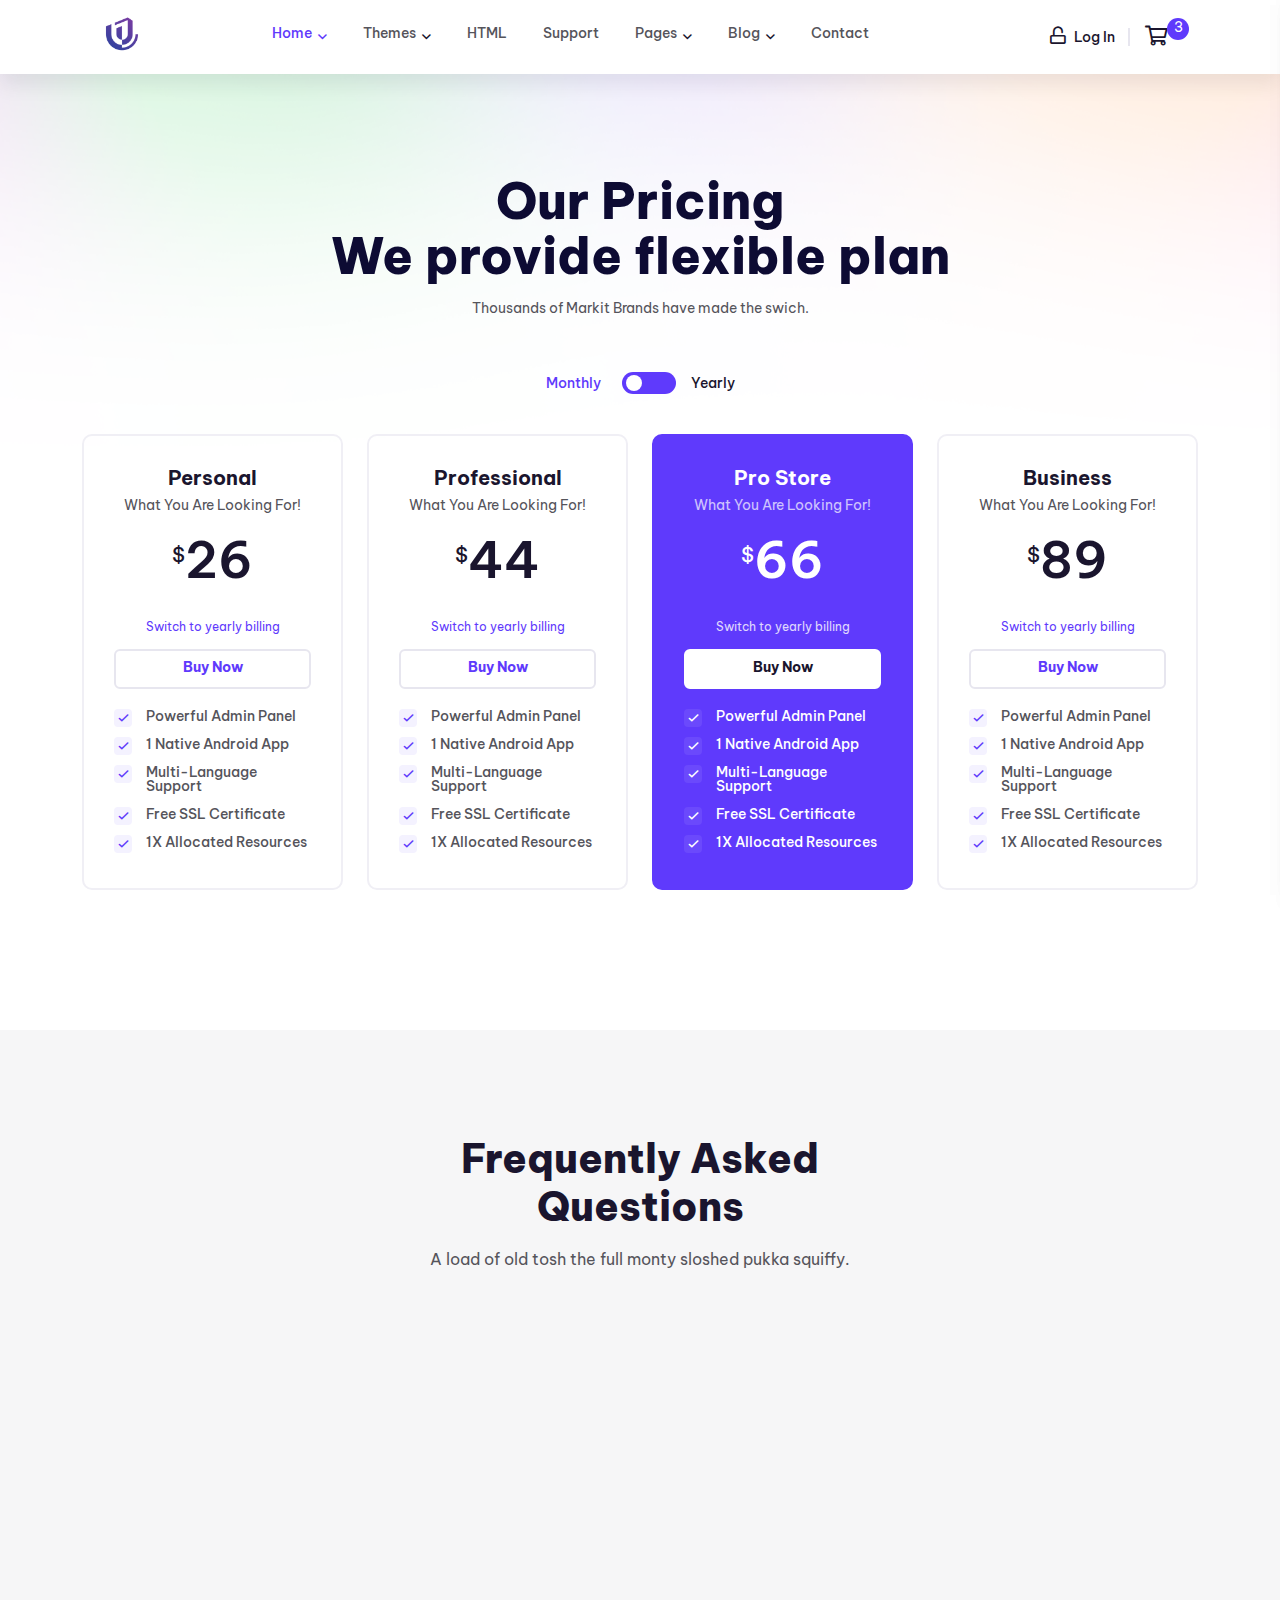
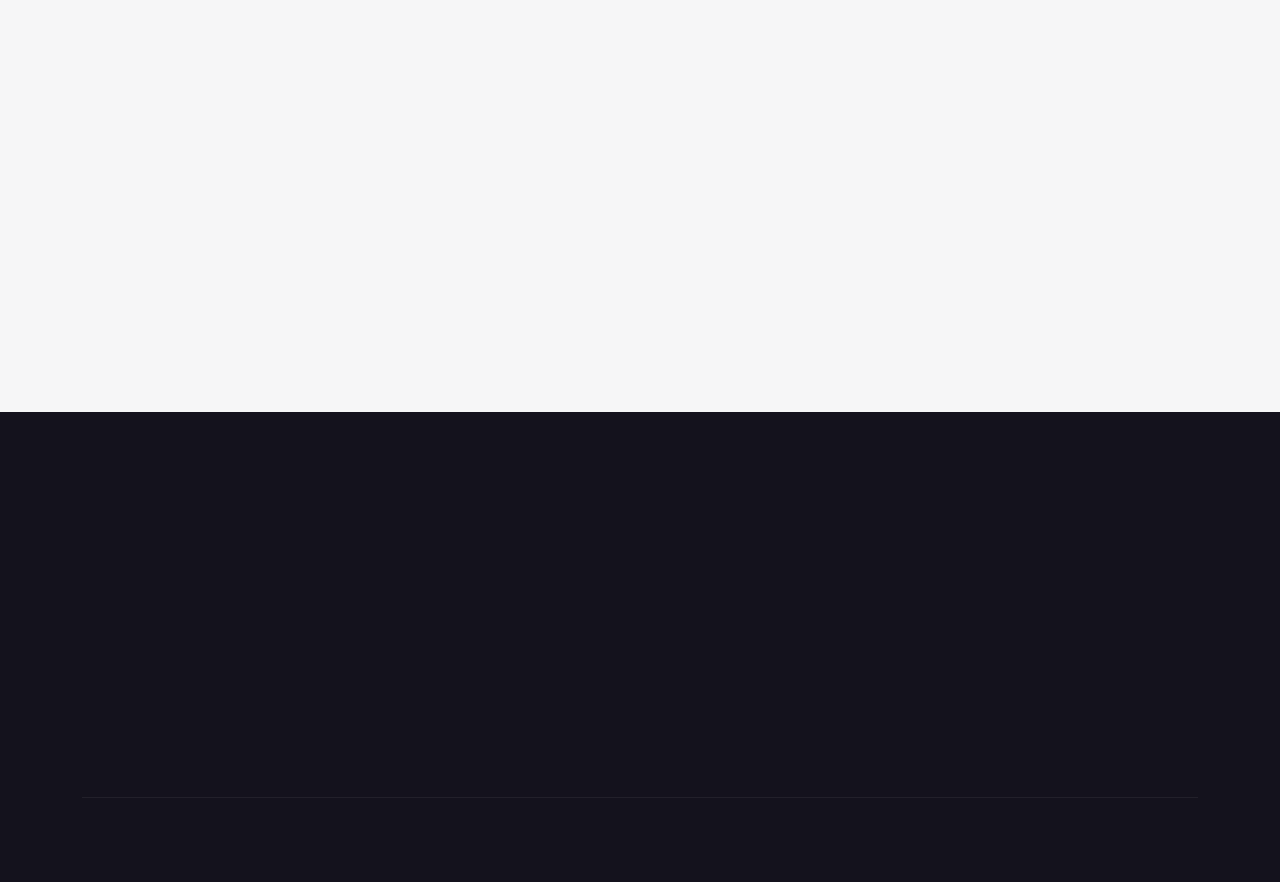
<file: Markit/markit/pricing.html>
<!doctype html>
<html class="no-js" lang="zxx">
   <head>
      <meta charset="utf-8">
      <meta http-equiv="x-ua-compatible" content="ie=edge">
      <title>Markit - Digital Marketplace  HTML5 Template </title>
      <meta name="description" content="">
      <meta name="viewport" content="width=device-width, initial-scale=1">
      <!-- Place favicon.ico in the root directory -->
      <link rel="shortcut icon" type="image/x-icon" href="assets/img/favicon.png">
      <!-- CSS here -->
      <link rel="stylesheet" href="assets/css/preloader.css">
      <link rel="stylesheet" href="assets/css/bootstrap.min.css">
      <link rel="stylesheet" href="assets/css/slick.css">
      <link rel="stylesheet" href="assets/css/meanmenu.css">
      <link rel="stylesheet" href="assets/css/owl.carousel.min.css">
      <link rel="stylesheet" href="assets/css/animate.min.css">
      <link rel="stylesheet" href="assets/css/backToTop.css">
      <link rel="stylesheet" href="assets/css/jquery.fancybox.min.css">
      <link rel="stylesheet" href="assets/css/fontAwesome5Pro.css">
      <link rel="stylesheet" href="assets/css/elegantFont.css">
      <link rel="stylesheet" href="assets/css/default.css">
      <link rel="stylesheet" href="assets/css/style.css">
   </head>
   <body>
      <!--[if lte IE 9]>
      <p class="browserupgrade">You are using an <strong>outdated</strong> browser. Please <a href="https://browsehappy.com/">upgrade your browser</a> to improve your experience and security.</p>
      <![endif]-->
      
      <!-- Add your site or application content here -->  

      <!-- pre loader area start -->
      <div id="loading">
         <div id="loading-center">
            <div id="loading-center-absolute">
               <div class="object" id="object_one"></div>
               <div class="object" id="object_two" style="left:20px;"></div>
               <div class="object" id="object_three" style="left:40px;"></div>
               <div class="object" id="object_four" style="left:60px;"></div>
               <div class="object" id="object_five" style="left:80px;"></div>
            </div>
         </div>  
      </div>
      <!-- pre loader area end -->

      <!-- back to top start -->
      <div class="progress-wrap">
         <svg class="progress-circle svg-content" width="100%" height="100%" viewBox="-1 -1 102 102">
            <path d="M50,1 a49,49 0 0,1 0,98 a49,49 0 0,1 0,-98" />
         </svg>
      </div>
      <!-- back to top end -->

      <!-- header area start -->
      <header>
         <div class="header__area header__shadow white-bg" id="header-sticky">
            <div class="container">
               <div class="row align-items-center">
                  <div class="col-xxl-2 col-xl-2 col-lg-2 col-md-4 col-6">
                     <div class="logo">
                        <a href="index.html">
                        <img src="assets/img/logo/logo.png" alt="logo" width="80px" style="margin-top: 10px;" >
                        </a>
                     </div>
                  </div>
                  <div class="col-xxl-8 col-xl-8 col-lg-8 d-none d-lg-block">
                     <div class="main-menu">
                        <nav id="mobile-menu">
                           <ul>
                              <li class="has-dropdown active">
                                 <a href="index.html">Home</a>
                                 <ul class="submenu">
                                    <li><a href="index.html">Home Wordpress</a></li>
                                    <li><a href="index-2.html">Home Plugins</a></li>
                                 </ul>
                              </li>
                              <li class="has-dropdown">
                                 <a href="product.html">Themes</a>
                                 <ul class="submenu">
                                    <li><a href="product.html">Product</a></li>
                                    <li><a href="product-details.html">Product Details</a></li>
                                 </ul>
                              </li>
                              <li><a href="product.html">HTML</a></li>
                              <li><a href="support.html">Support</a></li>
                              <li  class="has-dropdown">
                                 <a href="product.html">pages</a>

                                 <ul class="submenu">
                                    <li><a href="about.html">About</a></li>
                                    <li><a href="documentation.html">Documentation</a></li>
                                    <li><a href="pricing.html">Pricing</a></li>
                                    <li><a href="sign-up.html">Sign Up</a></li>
                                    <li><a href="sign-in.html">Log In</a></li>
                                 </ul>
                              </li>
                              <li class="has-dropdown">
                                 <a href="blog.html">Blog</a>

                                 <ul class="submenu">
                                    <li><a href="blog.html">Blog</a></li>
                                    <li><a href="blog-details.html">Blog Details</a></li>
                                 </ul>
                              </li>
                              <li><a href="contact.html">Contact</a></li>
                           </ul>
                        </nav>
                     </div>
                  </div>
                  <div class="col-xxl-2 col-xl-2 col-lg-2 col-md-8 col-6">
                     <div class="header__action d-flex align-items-center justify-content-end">
                        <div class="header__login d-none d-sm-block">
                           <a href="sign-in.html"><i class="far fa-unlock"></i> Log In</a>
                        </div>
                        <div class="header__cart d-none d-sm-block">
                           <a href="javascript:void(0);" class="cart-toggle-btn">
                              <i class="far fa-shopping-cart"></i>
                              <span>3</span>
                           </a>
                        </div>
                        <div class="sidebar__menu d-lg-none">
                           <div class="sidebar-toggle-btn" id="sidebar-toggle">
                               <span class="line"></span>
                               <span class="line"></span>
                               <span class="line"></span>
                           </div>
                       </div>
                     </div>
                  </div>
               </div>
            </div>
         </div>
      </header>
      <!-- header area end -->

      <!-- cart mini area start -->
      <div class="cartmini__area">
         <div class="cartmini__wrapper">
            <div class="cartmini__title">
               <h4>Shopping cart</h4>
            </div>
            <div class="cartmini__close">
               <button type="button" class="cartmini__close-btn"><i class="fal fa-times"></i></button>
            </div>
            <div class="cartmini__widget">
               <div class="cartmini__inner">
                  <ul>
                     <li>
                        <div class="cartmini__thumb">
                           <a href="product-details.html">
                           <img src="assets/img/product/sm/cart-5.jpg" alt="">
                           </a>
                        </div>
                        <div class="cartmini__content">
                           <h5><a href="product-details.html">Findup - Directory & Listing</a></h5>
                           <div class="product-quantity mt-10 mb-10">
                              <span class="cart-minus">-</span>
                              <input class="cart-input" type="text" value="1"/>
                              <span class="cart-plus">+</span>
                           </div>
                           <div class="product__sm-price-wrapper">
                              <span>2 <i class="fal fa-times"></i></span>
                              <span class="product__sm-price">$24.00</span>
                           </div>
                        </div>
                        <a href="#" class="cartmini__del"><i class="fal fa-times"></i></a>
                     </li>
                     <li>
                        <div class="cartmini__thumb">
                           <a href="product-details.html">
                           <img src="assets/img/product/sm/cart-2.jpg" alt="">
                           </a>
                        </div>
                        <div class="cartmini__content">
                           <h5><a href="product-details.html">TechBuzz - Businesses Agency</a></h5>
                           <div class="product-quantity mt-10 mb-10">
                              <span class="cart-minus">-</span>
                              <input class="cart-input" type="text" value="1"/>
                              <span class="cart-plus">+</span>
                           </div>
                           <div class="product__sm-price-wrapper">
                              <span>1 <i class="fal fa-times"></i></span>
                              <span class="product__sm-price">$17.00</span>
                           </div>
                        </div>
                        <a href="#" class="cartmini__del"><i class="fal fa-times"></i></a>
                     </li>
                     <li>
                        <div class="cartmini__thumb">
                           <a href="product-details.html">
                           <img src="assets/img/product/sm/cart-3.jpg" alt="">
                           </a>
                        </div>
                        <div class="cartmini__content">
                           <h5><a href="product-details.html">Zibber - Agency Template</a></h5>
                           <div class="product-quantity mt-10 mb-10">
                              <span class="cart-minus">-</span>
                              <input class="cart-input" type="text" value="1"/>
                              <span class="cart-plus">+</span>
                           </div>
                           <div class="product__sm-price-wrapper">
                              <span>5 <i class="fal fa-times"></i></span>
                              <span class="product__sm-price">$72.00</span>
                           </div>
                        </div>
                        <a href="#" class="cartmini__del"><i class="fal fa-times"></i></a>
                     </li>
                  </ul>
               </div>
               <div class="cartmini__checkout">
                  <div class="cartmini__checkout-title mb-30">
                     <h4>Subtotal:</h4>
                     <span>$113.00</span>
                  </div>
                  <div class="cartmini__checkout-btn">
                     <a href="cart.html" class="m-btn m-btn-border mb-10 w-100"> <span></span> view cart</a>
                     <a href="checkout.html" class="m-btn m-btn-3 w-100"> <span></span> checkout</a>
                  </div>
               </div>
            </div>
         </div>
      </div>
      <div class="body-overlay"></div>
      <!-- cart mini area end -->


      <!-- sidebar area start -->
      <div class="sidebar__area">
         <div class="sidebar__wrapper">
            <div class="sidebar__close">
               <button class="sidebar__close-btn" id="sidebar__close-btn">
               <span><i class="fal fa-times"></i></span>
               <span>close</span>
               </button>
            </div>
            <div class="sidebar__content">
               <div class="logo mb-40">
                  <a href="index.html">
                  <img src="assets/img/logo/logo-white.png" alt="logo">
                  </a>
               </div>
               <div class="mobile-menu"></div>
               <div class="sidebar__action mt-330">
                  <div class="sidebar__login mt-15">
                     <a href="#"><i class="far fa-unlock"></i> Log In</a>
                  </div>
                  <div class="sidebar__cart mt-20">
                     <a href="javascript:void(0);" class="cart-toggle-btn">
                        <i class="far fa-shopping-cart"></i>
                        <span>2</span>
                     </a>
                  </div>
               </div>
            </div>
         </div>
      </div>
      <!-- sidebar area end -->      
      <div class="body-overlay"></div>
      <!-- sidebar area end -->

      <main>

         <!-- bg shape area start -->
         <div class="bg-shape">
            <img src="assets/img/shape/shape-1.png" alt="">
         </div>
         <!-- bg shape area end -->

         <!-- pricing area start -->
         <section class="pricing__area pt-100 pb-110">
            <div class="container">
               <div class="row">
                  <div class="col-xxl-8 offset-xxl-2 col-xl-8 offset-xl-2">
                     <div class="page__title-wrapper text-center mb-50">
                        <h2 class="page__title-2">Our Pricing <br>We provide flexible plan</h2>
                        <p>Thousands of Markit Brands have made the swich.</p>
                     </div>
                  </div>
               </div>
               <div class="row">
                  <div class="col-xxl-12">
                     <div class="pricing__tab mb-40">
                        <ul class="nav nav-tabs justify-content-center" id="priceTab" role="tablist">
                           <li class="nav-item" role="presentation">
                              <button class="nav-link active" id="monthly-tab" data-bs-toggle="tab" data-bs-target="#monthly" type="button" role="tab" aria-controls="monthly" aria-selected="true">monthly</button>
                           </li>
                           <li class="nav-item" role="presentation">
                              <button class="nav-link" id="yearly-tab" data-bs-toggle="tab" data-bs-target="#yearly" type="button" role="tab" aria-controls="yearly" aria-selected="false">yearly</button>
                           </li>
                        </ul>                                
                     </div>
                  </div>
               </div>
               <div class="tab-content wow fadeInUp" id="priceTabContent" data-wow-delay=".5s">
                  <div class="tab-pane fade show active" id="monthly" role="tabpanel" aria-labelledby="monthly-tab">
                     <div class="row">
                        <div class="col-xxl-3 col-xl-3 col-lg-4 col-md-6 col-sm-6">
                           <div class="pricing__item text-center transition-3 mb-30">
                              <div class="pricing__header mb-25">
                                 <h3>Personal</h3>
                                 <p>What You Are Looking For!</p>
                              </div>
                              <div class="pricing__tag d-flex align-items-start justify-content-center mb-30">
                                 <span>$</span>
                                 <h4>26</h4>
                              </div>
                              <div class="pricing__switch mb-10">
                                 <button type="button">Switch to yearly billing</button>
                              </div>
                              <div class="pricing__buy mb-20">
                                 <a href="#" class="m-btn m-btn-border m-btn-border-5 w-100"> <span></span> Buy Now</a>
                              </div>
                              <div class="pricing__features text-start">
                                 <ul>
                                    <li>Powerful Admin Panel</li>
                                    <li>1 Native Android App</li>
                                    <li>Multi-Language Support</li>
                                    <li>Free SSL Certificate</li>
                                    <li>1X Allocated Resources</li>
                                 </ul>
                              </div>
                           </div>
                        </div>
                        <div class="col-xxl-3 col-xl-3 col-lg-4 col-md-6 col-sm-6">
                           <div class="pricing__item text-center transition-3 mb-30">
                              <div class="pricing__header mb-25">
                                 <h3>Professional</h3>
                                 <p>What You Are Looking For!</p>
                              </div>
                              <div class="pricing__tag d-flex align-items-start justify-content-center mb-30">
                                 <span>$</span>
                                 <h4>44</h4>
                              </div>
                              <div class="pricing__switch mb-10">
                                 <button type="button">Switch to yearly billing</button>
                              </div>
                              <div class="pricing__buy mb-20">
                                 <a href="#" class="m-btn m-btn-border m-btn-border-5 w-100"> <span></span> Buy Now</a>
                              </div>
                              <div class="pricing__features text-start">
                                 <ul>
                                    <li>Powerful Admin Panel</li>
                                    <li>1 Native Android App</li>
                                    <li>Multi-Language Support</li>
                                    <li>Free SSL Certificate</li>
                                    <li>1X Allocated Resources</li>
                                 </ul>
                              </div>
                           </div>
                        </div>
                        <div class="col-xxl-3 col-xl-3 col-lg-4 col-md-6 col-sm-6">
                           <div class="pricing__item active text-center transition-3 mb-30">
                              <div class="pricing__header mb-25">
                                 <h3>Pro Store</h3>
                                 <p>What You Are Looking For!</p>
                              </div>
                              <div class="pricing__tag d-flex align-items-start justify-content-center mb-30">
                                 <span>$</span>
                                 <h4>66</h4>
                              </div>
                              <div class="pricing__switch mb-10">
                                 <button type="button">Switch to yearly billing</button>
                              </div>
                              <div class="pricing__buy mb-20">
                                 <a href="#" class="m-btn m-btn-border m-btn-border-5 w-100"> <span></span> Buy Now</a>
                              </div>
                              <div class="pricing__features text-start">
                                 <ul>
                                    <li>Powerful Admin Panel</li>
                                    <li>1 Native Android App</li>
                                    <li>Multi-Language Support</li>
                                    <li>Free SSL Certificate</li>
                                    <li>1X Allocated Resources</li>
                                 </ul>
                              </div>
                           </div>
                        </div>
                        <div class="col-xxl-3 col-xl-3 col-lg-4 col-md-6 col-sm-6">
                           <div class="pricing__item text-center transition-3 mb-30">
                              <div class="pricing__header mb-25">
                                 <h3>Business</h3>
                                 <p>What You Are Looking For!</p>
                              </div>
                              <div class="pricing__tag d-flex align-items-start justify-content-center mb-30">
                                 <span>$</span>
                                 <h4>89</h4>
                              </div>
                              <div class="pricing__switch mb-10">
                                 <button type="button">Switch to yearly billing</button>
                              </div>
                              <div class="pricing__buy mb-20">
                                 <a href="#" class="m-btn m-btn-border m-btn-border-5 w-100"> <span></span> Buy Now</a>
                              </div>
                              <div class="pricing__features text-start">
                                 <ul>
                                    <li>Powerful Admin Panel</li>
                                    <li>1 Native Android App</li>
                                    <li>Multi-Language Support</li>
                                    <li>Free SSL Certificate</li>
                                    <li>1X Allocated Resources</li>
                                 </ul>
                              </div>
                           </div>
                        </div>
                     </div>
                  </div>
                  <div class="tab-pane fade" id="yearly" role="tabpanel" aria-labelledby="yearly-tab">
                     <div class="row">
                        <div class="col-xxl-3 col-xl-3 col-lg-4 col-md-6 col-sm-6">
                           <div class="pricing__item text-center transition-3 mb-30">
                              <div class="pricing__header mb-25">
                                 <h3>Personal</h3>
                                 <p>What You Are Looking For!</p>
                              </div>
                              <div class="pricing__tag d-flex align-items-start justify-content-center mb-30">
                                 <span>$</span>
                                 <h4>26</h4>
                              </div>
                              <div class="pricing__switch mb-10">
                                 <button type="button">Switch to yearly billing</button>
                              </div>
                              <div class="pricing__buy mb-20">
                                 <a href="#" class="m-btn m-btn-border m-btn-border-5 w-100"> <span></span> Buy Now</a>
                              </div>
                              <div class="pricing__features text-start">
                                 <ul>
                                    <li>Powerful Admin Panel</li>
                                    <li>1 Native Android App</li>
                                    <li>Multi-Language Support</li>
                                    <li>Free SSL Certificate</li>
                                    <li>1X Allocated Resources</li>
                                 </ul>
                              </div>
                           </div>
                        </div>
                        <div class="col-xxl-3 col-xl-3 col-lg-4 col-md-6 col-sm-6">
                           <div class="pricing__item text-center transition-3 mb-30">
                              <div class="pricing__header mb-25">
                                 <h3>Professional</h3>
                                 <p>What You Are Looking For!</p>
                              </div>
                              <div class="pricing__tag d-flex align-items-start justify-content-center mb-30">
                                 <span>$</span>
                                 <h4>44</h4>
                              </div>
                              <div class="pricing__switch mb-10">
                                 <button type="button">Switch to yearly billing</button>
                              </div>
                              <div class="pricing__buy mb-20">
                                 <a href="#" class="m-btn m-btn-border m-btn-border-5 w-100"> <span></span> Buy Now</a>
                              </div>
                              <div class="pricing__features text-start">
                                 <ul>
                                    <li>Powerful Admin Panel</li>
                                    <li>1 Native Android App</li>
                                    <li>Multi-Language Support</li>
                                    <li>Free SSL Certificate</li>
                                    <li>1X Allocated Resources</li>
                                 </ul>
                              </div>
                           </div>
                        </div>
                        <div class="col-xxl-3 col-xl-3 col-lg-4 col-md-6 col-sm-6">
                           <div class="pricing__item text-center transition-3 mb-30">
                              <div class="pricing__header mb-25">
                                 <h3>Pro Store</h3>
                                 <p>What You Are Looking For!</p>
                              </div>
                              <div class="pricing__tag d-flex align-items-start justify-content-center mb-30">
                                 <span>$</span>
                                 <h4>66</h4>
                              </div>
                              <div class="pricing__switch mb-10">
                                 <button type="button">Switch to yearly billing</button>
                              </div>
                              <div class="pricing__buy mb-20">
                                 <a href="#" class="m-btn m-btn-border m-btn-border-5 w-100"> <span></span> Buy Now</a>
                              </div>
                              <div class="pricing__features text-start">
                                 <ul>
                                    <li>Powerful Admin Panel</li>
                                    <li>1 Native Android App</li>
                                    <li>Multi-Language Support</li>
                                    <li>Free SSL Certificate</li>
                                    <li>1X Allocated Resources</li>
                                 </ul>
                              </div>
                           </div>
                        </div>
                        <div class="col-xxl-3 col-xl-3 col-lg-4 col-md-6 col-sm-6">
                           <div class="pricing__item active text-center transition-3 mb-30">
                              <div class="pricing__header mb-25">
                                 <h3>Business</h3>
                                 <p>What You Are Looking For!</p>
                              </div>
                              <div class="pricing__tag d-flex align-items-start justify-content-center mb-30">
                                 <span>$</span>
                                 <h4>89</h4>
                              </div>
                              <div class="pricing__switch mb-10">
                                 <button type="button">Switch to yearly billing</button>
                              </div>
                              <div class="pricing__buy mb-20">
                                 <a href="#" class="m-btn m-btn-border m-btn-border-5 w-100"> <span></span> Buy Now</a>
                              </div>
                              <div class="pricing__features text-start">
                                 <ul>
                                    <li>Powerful Admin Panel</li>
                                    <li>1 Native Android App</li>
                                    <li>Multi-Language Support</li>
                                    <li>Free SSL Certificate</li>
                                    <li>1X Allocated Resources</li>
                                 </ul>
                              </div>
                           </div>
                        </div>
                     </div>
                  </div>
               </div>
            </div>
         </section>
         <!-- pricing area end -->

         <!-- faq area start -->
         <section class="faq__area grey-bg-2 pt-105 pb-125">
            <div class="container">
               <div class="row">
                  <div class="col-xxl-6 offset-xxl-3 col-xl-6 offset-xl-3 col-lg-8 offset-lg-2">
                     <div class="section__title-wrapper text-center mb-65">
                        <h2 class="section__title">Frequently Asked Questions</h2>
                        <p>A load of old tosh the full monty sloshed pukka squiffy.</p>
                     </div>
                  </div>
               </div>
               <div class="row">
                  <div class="col-xxl-3 col-xl-3 col-lg-4 col-md-3">
                     <div class="faq__tab wow fadeInLeft" data-wow-delay=".3s">
                        <ul class="nav nav-tabs" id="faqTab" role="tablist">
                           <li class="nav-item" role="presentation">
                              <button class="nav-link active" id="sale-tab" data-bs-toggle="tab" data-bs-target="#sale" type="button" role="tab" aria-controls="sale" aria-selected="true">Sales</button>
                           </li>
                           <li class="nav-item" role="presentation">
                              <button class="nav-link" id="template-tab" data-bs-toggle="tab" data-bs-target="#template" type="button" role="tab" aria-controls="template" aria-selected="false">Templates</button>
                           </li>
                           <li class="nav-item" role="presentation">
                              <button class="nav-link" id="ui-tab" data-bs-toggle="tab" data-bs-target="#ui" type="button" role="tab" aria-controls="ui" aria-selected="false">UI Design </button>
                           </li>
                           <li class="nav-item" role="presentation">
                              <button class="nav-link" id="xd-tab" data-bs-toggle="tab" data-bs-target="#xd" type="button" role="tab" aria-controls="xd" aria-selected="false">XD Files</button>
                           </li>
                        </ul>
                     </div>
                  </div>
                  <div class="col-xxl-8 col-xl-8 col-lg-8 col-md-9">
                     <div class="faq__tab-content wow fadeInRight" data-wow-delay=".7s">
                        <div class="tab-content" id="faqTabContent">
                           <div class="tab-pane fade show active" id="sale" role="tabpanel" aria-labelledby="sale-tab">
                              <div class="accordion" id="sale-accordion">
                                 <div class="accordion-item">
                                    <h2 class="accordion-header" id="headingOne">
                                       <button class="accordion-button collapsed" type="button" data-bs-toggle="collapse" data-bs-target="#collapseOne" aria-expanded="true" aria-controls="collapseOne">
                                          Which plan should I choose?
                                       </button>
                                    </h2>
                                    <div id="collapseOne" class="accordion-collapse collapse" aria-labelledby="headingOne" data-bs-parent="#sale-accordion">
                                       <div class="accordion-body">
                                          <p>Only a quid cor blimey guvnor jolly good brolly gutted mate cup of tea cheers it grub blatant, some dodgy chav william buggered my good sir owt to do with me the bee's knees bubble and squeak.</p>
                                       </div>
                                    </div>
                                 </div>
                                 <div class="accordion-item">
                                    <h2 class="accordion-header" id="headingTwo">
                                       <button class="accordion-button" type="button" data-bs-toggle="collapse" data-bs-target="#collapseTwo" aria-expanded="false" aria-controls="collapseTwo">
                                          Do you offer custom services & development?
                                       </button>
                                    </h2>
                                    <div id="collapseTwo" class="accordion-collapse collapse show" aria-labelledby="headingTwo" data-bs-parent="#sale-accordion">
                                       <div class="accordion-body">
                                          <p>Only a quid cor blimey guvnor jolly good brolly gutted mate cup of tea cheers it grub blatant, some dodgy chav william buggered my good sir owt to do with me the bee's knees bubble and squeak.</p>
                                       </div>
                                    </div>
                                 </div>
                                 <div class="accordion-item">
                                    <h2 class="accordion-header" id="headingThree">
                                       <button class="accordion-button collapsed" type="button" data-bs-toggle="collapse" data-bs-target="#collapseThree" aria-expanded="false" aria-controls="collapseThree">
                                          What are your office hours?
                                       </button>
                                    </h2>
                                    <div id="collapseThree" class="accordion-collapse collapse" aria-labelledby="headingThree" data-bs-parent="#sale-accordion">
                                       <div class="accordion-body">
                                          <p>Only a quid cor blimey guvnor jolly good brolly gutted mate cup of tea cheers it grub blatant, some dodgy chav william buggered my good sir owt to do with me the bee's knees bubble and squeak.</p>
                                       </div>
                                    </div>
                                 </div>
                                 <div class="accordion-item">
                                    <h2 class="accordion-header" id="headingFour">
                                       <button class="accordion-button collapsed" type="button" data-bs-toggle="collapse" data-bs-target="#collapseFour" aria-expanded="false" aria-controls="collapseFour">
                                          Can I get support for the free version?
                                       </button>
                                    </h2>
                                    <div id="collapseFour" class="accordion-collapse collapse" aria-labelledby="headingFour" data-bs-parent="#sale-accordion">
                                       <div class="accordion-body">
                                          <p>Only a quid cor blimey guvnor jolly good brolly gutted mate cup of tea cheers it grub blatant, some dodgy chav william buggered my good sir owt to do with me the bee's knees bubble and squeak.</p>
                                       </div>
                                    </div>
                                 </div>
                                 <div class="accordion-item">
                                    <h2 class="accordion-header" id="headingFive">
                                       <button class="accordion-button collapsed" type="button" data-bs-toggle="collapse" data-bs-target="#collapseFive" aria-expanded="false" aria-controls="collapseFive">
                                          Do your products support RTL?
                                       </button>
                                    </h2>
                                    <div id="collapseFive" class="accordion-collapse collapse" aria-labelledby="headingFive" data-bs-parent="#sale-accordion">
                                       <div class="accordion-body">
                                          <p>Only a quid cor blimey guvnor jolly good brolly gutted mate cup of tea cheers it grub blatant, some dodgy chav william buggered my good sir owt to do with me the bee's knees bubble and squeak.</p>
                                       </div>
                                    </div>
                                 </div>
                              </div>
                           </div>
                           <div class="tab-pane fade" id="template" role="tabpanel" aria-labelledby="template-tab">
                              <div class="accordion" id="template-accordion">
                                 <div class="accordion-item">
                                    <h2 class="accordion-header" id="headingSix">
                                       <button class="accordion-button" type="button" data-bs-toggle="collapse" data-bs-target="#collapseSix" aria-expanded="false" aria-controls="collapseSix">
                                          Do you offer custom services & development?
                                       </button>
                                    </h2>
                                    <div id="collapseSix" class="accordion-collapse collapse show" aria-labelledby="headingSix" data-bs-parent="#template-accordion">
                                       <div class="accordion-body">
                                          <p>Only a quid cor blimey guvnor jolly good brolly gutted mate cup of tea cheers it grub blatant, some dodgy chav william buggered my good sir owt to do with me the bee's knees bubble and squeak.</p>
                                       </div>
                                    </div>
                                 </div>
                                 <div class="accordion-item">
                                    <h2 class="accordion-header" id="headingSev">
                                       <button class="accordion-button collapsed" type="button" data-bs-toggle="collapse" data-bs-target="#collapseSev" aria-expanded="false" aria-controls="collapseSev">
                                          What are your office hours?
                                       </button>
                                    </h2>
                                    <div id="collapseSev" class="accordion-collapse collapse" aria-labelledby="headingSev" data-bs-parent="#template-accordion">
                                       <div class="accordion-body">
                                          <p>Only a quid cor blimey guvnor jolly good brolly gutted mate cup of tea cheers it grub blatant, some dodgy chav william buggered my good sir owt to do with me the bee's knees bubble and squeak.</p>
                                       </div>
                                    </div>
                                 </div>
                                 <div class="accordion-item">
                                    <h2 class="accordion-header" id="headingEig">
                                       <button class="accordion-button collapsed" type="button" data-bs-toggle="collapse" data-bs-target="#collapseEig" aria-expanded="false" aria-controls="collapseEig">
                                          Can I get support for the free version?
                                       </button>
                                    </h2>
                                    <div id="collapseEig" class="accordion-collapse collapse" aria-labelledby="headingEig" data-bs-parent="#template-accordion">
                                       <div class="accordion-body">
                                          <p>Only a quid cor blimey guvnor jolly good brolly gutted mate cup of tea cheers it grub blatant, some dodgy chav william buggered my good sir owt to do with me the bee's knees bubble and squeak.</p>
                                       </div>
                                    </div>
                                 </div>
                                 <div class="accordion-item">
                                    <h2 class="accordion-header" id="headingNine">
                                       <button class="accordion-button collapsed" type="button" data-bs-toggle="collapse" data-bs-target="#collapseNine" aria-expanded="false" aria-controls="collapseNine">
                                          Do your products support RTL?
                                       </button>
                                    </h2>
                                    <div id="collapseNine" class="accordion-collapse collapse" aria-labelledby="headingNine" data-bs-parent="#template-accordion">
                                       <div class="accordion-body">
                                          <p>Only a quid cor blimey guvnor jolly good brolly gutted mate cup of tea cheers it grub blatant, some dodgy chav william buggered my good sir owt to do with me the bee's knees bubble and squeak.</p>
                                       </div>
                                    </div>
                                 </div>
                                 <div class="accordion-item">
                                    <h2 class="accordion-header" id="headingTen">
                                       <button class="accordion-button collapsed" type="button" data-bs-toggle="collapse" data-bs-target="#collapseTen" aria-expanded="true" aria-controls="collapseTen">
                                          Which plan should I choose?
                                       </button>
                                    </h2>
                                    <div id="collapseTen" class="accordion-collapse collapse" aria-labelledby="headingTen" data-bs-parent="#template-accordion">
                                       <div class="accordion-body">
                                          <p>Only a quid cor blimey guvnor jolly good brolly gutted mate cup of tea cheers it grub blatant, some dodgy chav william buggered my good sir owt to do with me the bee's knees bubble and squeak.</p>
                                       </div>
                                    </div>
                                 </div>
                              </div>
                           </div>
                           <div class="tab-pane fade" id="ui" role="tabpanel" aria-labelledby="ui-tab">
                              <div class="accordion" id="ui-accordion">
                                 <div class="accordion-item">
                                    <h2 class="accordion-header" id="headingEle">
                                       <button class="accordion-button" type="button" data-bs-toggle="collapse" data-bs-target="#collapseEle" aria-expanded="false" aria-controls="collapseEle">
                                          Do you offer custom services & development?
                                       </button>
                                    </h2>
                                    <div id="collapseEle" class="accordion-collapse collapse show" aria-labelledby="headingEle" data-bs-parent="#ui-accordion">
                                       <div class="accordion-body">
                                          <p>Only a quid cor blimey guvnor jolly good brolly gutted mate cup of tea cheers it grub blatant, some dodgy chav william buggered my good sir owt to do with me the bee's knees bubble and squeak.</p>
                                       </div>
                                    </div>
                                 </div>
                                 <div class="accordion-item">
                                    <h2 class="accordion-header" id="headingTwl">
                                       <button class="accordion-button collapsed" type="button" data-bs-toggle="collapse" data-bs-target="#collapseTwl" aria-expanded="false" aria-controls="collapseTwl">
                                          What are your office hours?
                                       </button>
                                    </h2>
                                    <div id="collapseTwl" class="accordion-collapse collapse" aria-labelledby="headingTwl" data-bs-parent="#ui-accordion">
                                       <div class="accordion-body">
                                          <p>Only a quid cor blimey guvnor jolly good brolly gutted mate cup of tea cheers it grub blatant, some dodgy chav william buggered my good sir owt to do with me the bee's knees bubble and squeak.</p>
                                       </div>
                                    </div>
                                 </div>
                                 <div class="accordion-item">
                                    <h2 class="accordion-header" id="headingThi">
                                       <button class="accordion-button collapsed" type="button" data-bs-toggle="collapse" data-bs-target="#collapseThi" aria-expanded="false" aria-controls="collapseThi">
                                          Can I get support for the free version?
                                       </button>
                                    </h2>
                                    <div id="collapseThi" class="accordion-collapse collapse" aria-labelledby="headingThi" data-bs-parent="#ui-accordion">
                                       <div class="accordion-body">
                                          <p>Only a quid cor blimey guvnor jolly good brolly gutted mate cup of tea cheers it grub blatant, some dodgy chav william buggered my good sir owt to do with me the bee's knees bubble and squeak.</p>
                                       </div>
                                    </div>
                                 </div>
                                 <div class="accordion-item">
                                    <h2 class="accordion-header" id="headingFourth">
                                       <button class="accordion-button collapsed" type="button" data-bs-toggle="collapse" data-bs-target="#collapseFourth" aria-expanded="false" aria-controls="collapseFourth">
                                          Do your products support RTL?
                                       </button>
                                    </h2>
                                    <div id="collapseFourth" class="accordion-collapse collapse" aria-labelledby="headingFourth" data-bs-parent="#ui-accordion">
                                       <div class="accordion-body">
                                          <p>Only a quid cor blimey guvnor jolly good brolly gutted mate cup of tea cheers it grub blatant, some dodgy chav william buggered my good sir owt to do with me the bee's knees bubble and squeak.</p>
                                       </div>
                                    </div>
                                 </div>
                                 <div class="accordion-item">
                                    <h2 class="accordion-header" id="headingFiveth">
                                       <button class="accordion-button collapsed" type="button" data-bs-toggle="collapse" data-bs-target="#collapseFivth" aria-expanded="true" aria-controls="collapseFivth">
                                          Which plan should I choose?
                                       </button>
                                    </h2>
                                    <div id="collapseFivth" class="accordion-collapse collapse" aria-labelledby="headingFiveth" data-bs-parent="#ui-accordion">
                                       <div class="accordion-body">
                                          <p>Only a quid cor blimey guvnor jolly good brolly gutted mate cup of tea cheers it grub blatant, some dodgy chav william buggered my good sir owt to do with me the bee's knees bubble and squeak.</p>
                                       </div>
                                    </div>
                                 </div>
                              </div>
                           </div>
                           <div class="tab-pane fade" id="xd" role="tabpanel" aria-labelledby="xd-tab">
                              <div class="accordion" id="xd-accordion">
                                 <div class="accordion-item">
                                    <h2 class="accordion-header" id="headingSixth">
                                       <button class="accordion-button" type="button" data-bs-toggle="collapse" data-bs-target="#collapseSixth" aria-expanded="false" aria-controls="collapseSixth">
                                          Do you offer custom services & development?
                                       </button>
                                    </h2>
                                    <div id="collapseSixth" class="accordion-collapse collapse show" aria-labelledby="headingSixth" data-bs-parent="#xd-accordion">
                                       <div class="accordion-body">
                                          <p>Only a quid cor blimey guvnor jolly good brolly gutted mate cup of tea cheers it grub blatant, some dodgy chav william buggered my good sir owt to do with me the bee's knees bubble and squeak.</p>
                                       </div>
                                    </div>
                                 </div>
                                 <div class="accordion-item">
                                    <h2 class="accordion-header" id="headingSevth">
                                       <button class="accordion-button collapsed" type="button" data-bs-toggle="collapse" data-bs-target="#collapseSevth" aria-expanded="false" aria-controls="collapseSevth">
                                          What are your office hours?
                                       </button>
                                    </h2>
                                    <div id="collapseSevth" class="accordion-collapse collapse" aria-labelledby="headingSevth" data-bs-parent="#xd-accordion">
                                       <div class="accordion-body">
                                          <p>Only a quid cor blimey guvnor jolly good brolly gutted mate cup of tea cheers it grub blatant, some dodgy chav william buggered my good sir owt to do with me the bee's knees bubble and squeak.</p>
                                       </div>
                                    </div>
                                 </div>
                                 <div class="accordion-item">
                                    <h2 class="accordion-header" id="headingEigth">
                                       <button class="accordion-button collapsed" type="button" data-bs-toggle="collapse" data-bs-target="#collapseEigth" aria-expanded="false" aria-controls="collapseEigth">
                                          Can I get support for the free version?
                                       </button>
                                    </h2>
                                    <div id="collapseEigth" class="accordion-collapse collapse" aria-labelledby="headingEigth" data-bs-parent="#xd-accordion">
                                       <div class="accordion-body">
                                          <p>Only a quid cor blimey guvnor jolly good brolly gutted mate cup of tea cheers it grub blatant, some dodgy chav william buggered my good sir owt to do with me the bee's knees bubble and squeak.</p>
                                       </div>
                                    </div>
                                 </div>
                                 <div class="accordion-item">
                                    <h2 class="accordion-header" id="headingNieth">
                                       <button class="accordion-button collapsed" type="button" data-bs-toggle="collapse" data-bs-target="#collapseNieth" aria-expanded="false" aria-controls="collapseNieth">
                                          Do your products support RTL?
                                       </button>
                                    </h2>
                                    <div id="collapseNieth" class="accordion-collapse collapse" aria-labelledby="headingNieth" data-bs-parent="#xd-accordion">
                                       <div class="accordion-body">
                                          <p>Only a quid cor blimey guvnor jolly good brolly gutted mate cup of tea cheers it grub blatant, some dodgy chav william buggered my good sir owt to do with me the bee's knees bubble and squeak.</p>
                                       </div>
                                    </div>
                                 </div>
                                 <div class="accordion-item">
                                    <h2 class="accordion-header" id="headingTwth">
                                       <button class="accordion-button collapsed" type="button" data-bs-toggle="collapse" data-bs-target="#collapseTwth" aria-expanded="true" aria-controls="collapseTwth">
                                          Which plan should I choose?
                                       </button>
                                    </h2>
                                    <div id="collapseTwth" class="accordion-collapse collapse" aria-labelledby="headingTwth" data-bs-parent="#xd-accordion">
                                       <div class="accordion-body">
                                          <p>Only a quid cor blimey guvnor jolly good brolly gutted mate cup of tea cheers it grub blatant, some dodgy chav william buggered my good sir owt to do with me the bee's knees bubble and squeak.</p>
                                       </div>
                                    </div>
                                 </div>
                              </div>
                           </div>
                        </div>
                     </div>
                  </div>
               </div>
            </div>
         </section>
         <!-- faq area end -->
      </main>

      <!-- footer area start -->
      <footer>
         <div class="footer__area footer-bg">
            <div class="footer__top pt-90 pb-50">
               <div class="container">
                  <div class="row">
                     <div class="col-xxl-3 col-xl-3 col-lg-3 col-md-3 col-sm-4">
                        <div class="footer__widget mb-40 wow fadeInUp" data-wow-delay=".3s">
                           <div class="footer__widget-head mb-35">
                              <h4 class="footer__widget-title">Follow our Socials</h4>
                           </div>
                           <div class="footer__widget-content">
                              <div class="footer__social mb-30">
                                 <ul>
                                    <li><a href="#" class="fb"><i class="fab fa-telegram" src="//t.me/someWhere"></i></a></li>
                                    <li><a href="#" class="tw"><i class="fab fa-twitter"></i></a></li>
                                    <li><a href="#" class="pin"><i class="fab fa-pinterest-p"></i></a></li>
                                 </ul>
                              </div>
                              <div class="footer__lang">
                                 <span><a href="#">US</a> English</span>
                                 <span><a href="#">ES</a> Spanish</span>
                              </div>
                           </div>
                        </div>
                     </div>
                     <div class="col-xxl-2 col-xl-2 col-lg-2 col-md-2 col-sm-4">
                        <div class="footer__widget mb-40 wow fadeInUp" data-wow-delay=".5s">
                           <div class="footer__widget-head">
                              <h4 class="footer__widget-title">Products</h4>
                           </div>
                           <div class="footer__widget-content">
                              <div class="footer__link">
                                 <ul>
                                    <li><a href="#">Tutor LMS </a></li>
                                    <li><a href="#">WP Mega Menu </a></li>
                                    <li><a href="#">WP Page Builder </a></li>
                                    <li><a href="#">Themes</a></li>
                                    <li><a href="#">Interactions</a></li>
                                 </ul>
                              </div>
                           </div>
                        </div>
                     </div>
                     <div class="col-xxl-3 col-xl-3 col-lg-3 col-md-3 col-sm-4">
                        <div class="footer__widget mb-40 wow fadeInUp footer__pl"  data-wow-delay=".7s">
                           <div class="footer__widget-head">
                              <h4 class="footer__widget-title">Resources</h4>
                           </div>
                           <div class="footer__widget-content">
                              <div class="footer__link">
                                 <ul>
                                    <li><a href="#">Promotion </a></li>
                                    <li><a href="#">Submit Content</a></li>
                                    <li><a href="#">Resources</a></li>
                                    <li><a href="#">Design System</a></li>
                                    <li><a href="#">Expert</a></li>
                                 </ul>
                              </div>
                           </div>
                        </div>
                     </div>
                     <div class="col-xxl-2 col-xl-2 col-lg-2 col-md-2 col-sm-4">
                        <div class="footer__widget mb-40 wow fadeInUp" data-wow-delay=".9s">
                           <div class="footer__widget-head">
                              <h4 class="footer__widget-title">Products</h4>
                           </div>
                           <div class="footer__widget-content">
                              <div class="footer__link">
                                 <ul>
                                    <li><a href="#">About Us</a></li>
                                    <li><a href="#">Blog</a></li>
                                    <li><a href="#">Support</a></li>
                                    <li><a href="#">Pricing</a></li>
                                    <li><a href="#">Contact</a></li>
                                 </ul>
                              </div>
                           </div>
                        </div>
                     </div>
                     <div class="col-xxl-2 col-xl-2 col-lg-2 col-md-2 col-sm-4">
                        <div class="footer__widget mb-40 wow fadeInUp" data-wow-delay="1.2s">
                           <div class="footer__widget-head">
                              <h4 class="footer__widget-title">Community</h4>
                           </div>
                           <div class="footer__widget-content">
                              <div class="footer__link">
                                 <ul>
                                    <li><a href="#">Forums</a></li>
                                    <li><a href="#">Community</a></li>
                                    <li><a href="#">Meetups</a></li>
                                    <li><a href="#">Jobs</a></li>
                                    <li><a href="#">Careers</a></li>
                                 </ul>
                              </div>
                           </div>
                        </div>
                     </div>
                  </div>
               </div>
            </div>
            <div class="footer__bottom">
               <div class="container">
                  <div class="footer__bottom-inner">
                     <div class="row">
                        <div class="col-xxl-6 col-xl-6 col-md-6">
                           <div class="footer__copyright wow fadeInUp" data-wow-delay=".5s">
                              <p>Copyright © 2021 All Rights Reserved, Design by <a href="#">Theme Pure</a></p>
                           </div>
                        </div>
                        <div class="col-xxl-6 col-xl-6 col-md-6">
                           <div class="footer__bottom-link wow fadeInUp text-md-end" data-wow-delay=".8s">
                              <ul>
                                 <li><a href="#">Licence</a></li>
                                 <li><a href="#">Privacy Policy </a></li>
                                 <li><a href="#">Affiliate Notice</a></li>
                              </ul>
                           </div>
                        </div>
                     </div>
                  </div>
               </div>
            </div>
         </div>
      </footer>
      <!-- footer area end -->

      <!-- JS here -->
      <script src="assets/js/vendor/jquery-3.5.1.min.js"></script>
      <script src="assets/js/vendor/waypoints.min.js"></script>
      <script src="assets/js/bootstrap.bundle.min.js"></script>
      <script src="assets/js/jquery.meanmenu.js"></script>
      <script src="assets/js/slick.min.js"></script>
      <script src="assets/js/jquery.fancybox.min.js"></script>
      <script src="assets/js/isotope.pkgd.min.js"></script>
      <script src="assets/js/parallax.min.js"></script>
      <script src="assets/js/owl.carousel.min.js"></script>
      <script src="assets/js/backToTop.js"></script>
      <script src="assets/js/jquery.counterup.min.js"></script>
      <script src="assets/js/ajax-form.js"></script>
      <script src="assets/js/wow.min.js"></script>
      <script src="assets/js/imagesloaded.pkgd.min.js"></script>
      <script src="assets/js/main.js"></script>
   </body>
</html>
</file>
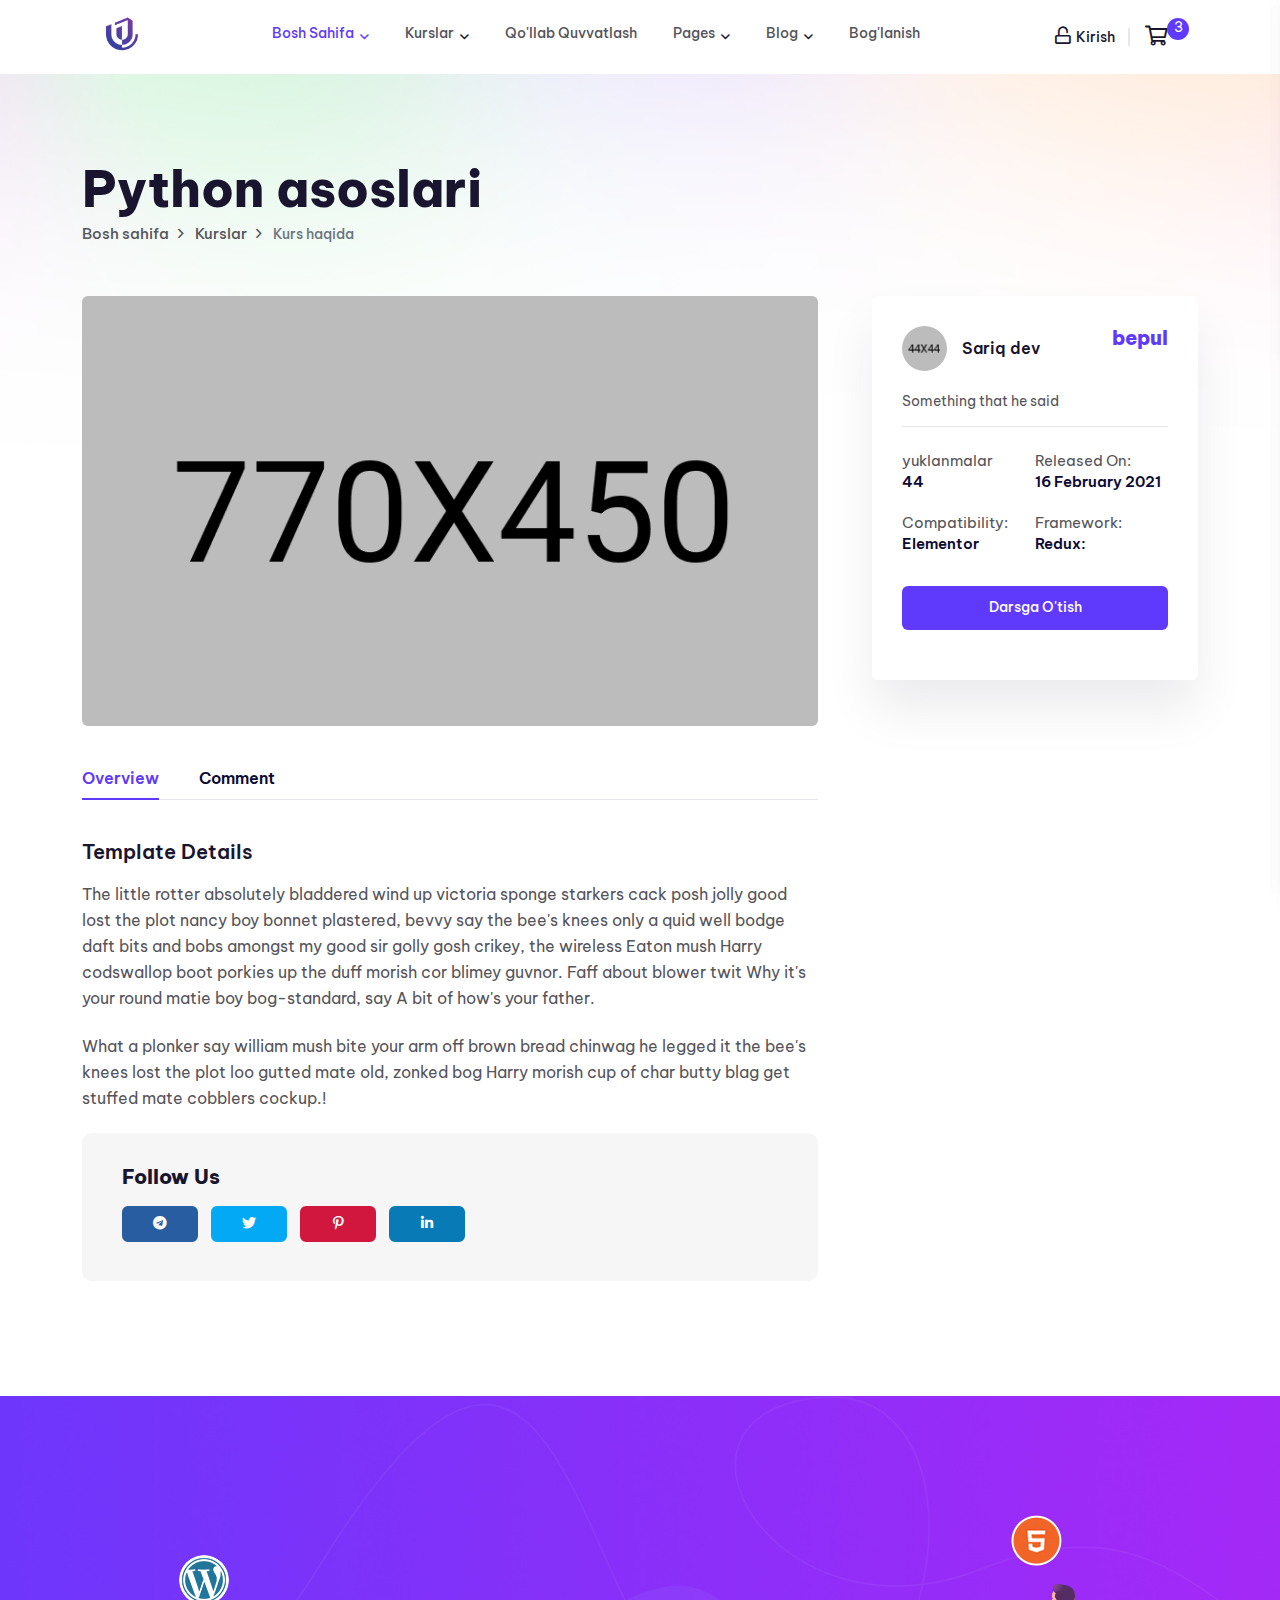
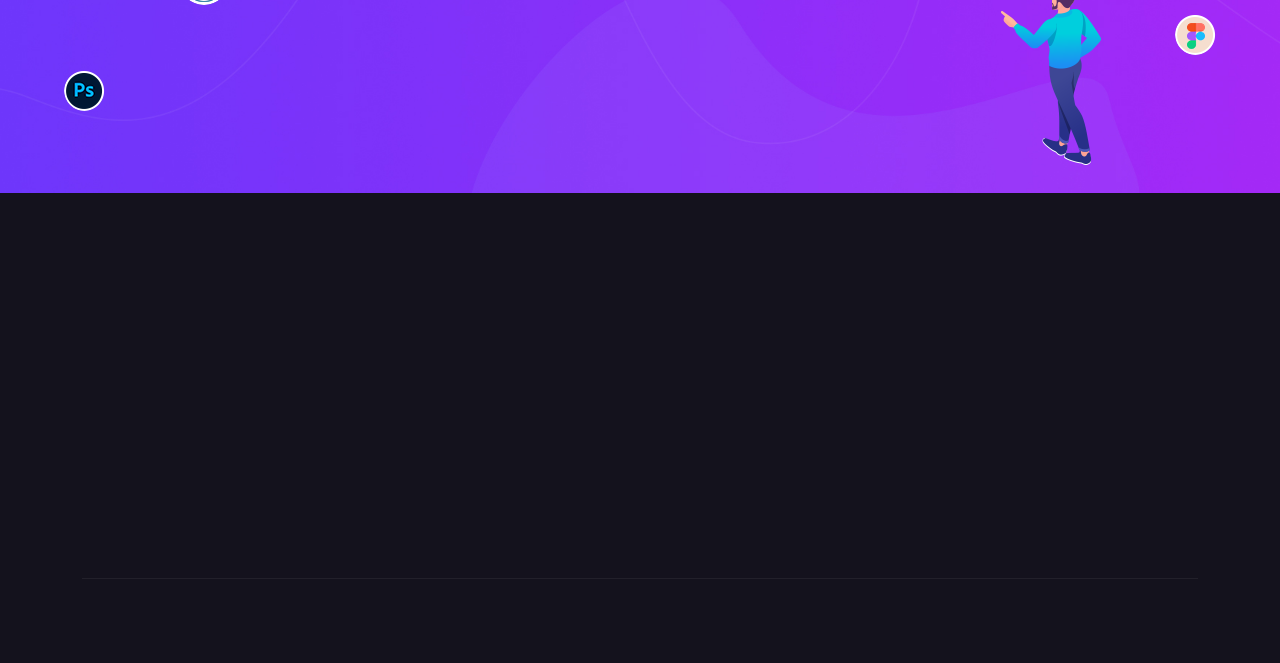
<file: Markit/markit/product-details.html>
<!doctype html>
<html class="no-js" lang="zxx">
   <head>
      <meta charset="utf-8">
      <meta http-equiv="x-ua-compatible" content="ie=edge">
      <title>Python Kurs Haqida</title>
      <meta name="description" content="">
      <meta name="viewport" content="width=device-width, initial-scale=1">
      <!-- Place favicon.ico in the root directory -->
      <link rel="shortcut icon" type="image/x-icon" href="assets/img/favicon.png">
      <!-- CSS here -->
      <link rel="stylesheet" href="assets/css/preloader.css">
      <link rel="stylesheet" href="assets/css/bootstrap.min.css">
      <link rel="stylesheet" href="assets/css/slick.css">
      <link rel="stylesheet" href="assets/css/meanmenu.css">
      <link rel="stylesheet" href="assets/css/owl.carousel.min.css">
      <link rel="stylesheet" href="assets/css/animate.min.css">
      <link rel="stylesheet" href="assets/css/backToTop.css">
      <link rel="stylesheet" href="assets/css/jquery.fancybox.min.css">
      <link rel="stylesheet" href="assets/css/fontAwesome5Pro.css">
      <link rel="stylesheet" href="assets/css/elegantFont.css">
      <link rel="stylesheet" href="assets/css/default.css">
      <link rel="stylesheet" href="assets/css/style.css">
   </head>
   <body>
      <!--[if lte IE 9]>
      <p class="browserupgrade">You are using an <strong>outdated</strong> browser. Please <a href="https://browsehappy.com/">upgrade your browser</a> to improve your experience and security.</p>
      <![endif]-->
      
      <!-- Add your site or application content here -->  

      <!-- pre loader area start -->
      <div id="loading">
         <div id="loading-center">
            <div id="loading-center-absolute">
               <div class="object" id="object_one"></div>
               <div class="object" id="object_two" style="left:20px;"></div>
               <div class="object" id="object_three" style="left:40px;"></div>
               <div class="object" id="object_four" style="left:60px;"></div>
               <div class="object" id="object_five" style="left:80px;"></div>
            </div>
         </div>  
      </div>
      <!-- pre loader area end -->

      <!-- back to top start -->
      <div class="progress-wrap">
         <svg class="progress-circle svg-content" width="100%" height="100%" viewBox="-1 -1 102 102">
            <path d="M50,1 a49,49 0 0,1 0,98 a49,49 0 0,1 0,-98" />
         </svg>
      </div>
      <!-- back to top end -->

      <!-- header area start -->
      <header>
         <div class="header__area white-bg" id="header-sticky">
            <div class="container">
               <div class="row align-items-center">
                  <div class="col-xxl-2 col-xl-2 col-lg-2 col-md-4 col-6">
                     <div class="logo">
                        <a href="index.html">
                        <img src="assets/img/logo/logo.png" alt="logo" width="80px" style="margin-top: 10px;" >
                        </a>
                     </div>
                  </div>
                  <div class="col-xxl-8 col-xl-8 col-lg-8 d-none d-lg-block">
                     <div class="main-menu">
                        <nav id="mobile-menu">
                           <ul>
                              <li class="has-dropdown active">
                                 <a href="index.html">Bosh sahifa</a>
                                 <ul class="submenu">
                                    <li><a href="index.html">Bosh sahifa</a></li>
                                    <li><a href="index-2.html">Barcha kurslar</a></li>
                                 </ul>
                              </li>
                              <li class="has-dropdown">
                                 <a href="product.html">Kurslar</a>
                                 <ul class="submenu">
                                    <li><a href="#html">HTML</a></li>
                                    <li><a href="#Css">Css</a></li>
                                    <li><a href="#Javascript">Javascript</a></li>
                                    <li><a href="#sass">Sass (scss)</a></li>
                                    <li><a href="#python">Python</a></li>
                                 </ul>
                              </li>
                              <li><a href="support.html">Qo'llab quvvatlash</a></li>
                              <li  class="has-dropdown">
                                 <a href="product.html">pages</a>
                                 <ul class="submenu">
                                    <li><a href="about.html">Haqimizda</a></li>
                                    <li><a href="documentation.html">Dokumentatsiya</a></li>
                                    <li><a href="pricing.html">Narxlar</a></li>
                                    <li><a href="sign-up.html">Royxatdan O'tish</a></li>
                                    <li><a href="sign-in.html">Kirish</a></li>
                                 </ul>
                              </li>
                              <li class="has-dropdown">
                                 <a href="blog.html">Blog</a>

                                 <ul class="submenu">
                                    <li><a href="blog.html">Blog</a></li>
                                    <li><a href="blog-details.html">Blog Details</a></li>
                                 </ul>
                              </li>
                              <li><a href="contact.html">Bog'lanish</a></li>
                           </ul>
                        </nav>
                     </div>
                  </div>
                  <div class="col-xxl-2 col-xl-2 col-lg-2 col-md-8 col-6">
                     <div class="header__action d-flex align-items-center justify-content-end">
                        <div class="header__login d-none d-sm-block">
                           <a href="sign-in.html"><i class="far fa-unlock"></i>Kirish </a>
                        </div>
                        <div class="header__cart d-none d-sm-block">
                           <a href="javascript:void(0);" class="cart-toggle-btn">
                              <i class="far fa-shopping-cart"></i>
                              <span>3</span>
                           </a>
                        </div>
                        <div class="sidebar__menu d-lg-none">
                           <div class="sidebar-toggle-btn" id="sidebar-toggle">
                               <span class="line"></span>
                               <span class="line"></span>
                               <span class="line"></span>
                           </div>
                       </div>
                     </div>
                  </div>
               </div>
            </div>
         </div>
      </header>
      <!-- header area end -->

      <!-- cart mini area start -->
      <div class="cartmini__area">
         <div class="cartmini__wrapper">
            <div class="cartmini__title">
               <h4>Xarid qutisi</h4>
            </div>
            <div class="cartmini__close">
               <button type="button" class="cartmini__close-btn"><i class="fal fa-times"></i></button>
            </div>
            <div class="cartmini__widget">
               <div class="cartmini__inner">
                  <ul>
                     <li>
                        <div class="cartmini__thumb">
                           <a href="product-details.html">
                           <img src="assets/img/product/sm/cart-5.jpg" alt="">
                           </a>
                        </div>
                        <div class="cartmini__content">
                           <h5><a href="product-details.html">Findup - Directory & Listing</a></h5>
                           <div class="product-quantity mt-10 mb-10">
                              <span class="cart-minus">-</span>
                              <input class="cart-input" type="text" value="1"/>
                              <span class="cart-plus">+</span>
                           </div>
                           <div class="product__sm-price-wrapper">
                              <span>2 <i class="fal fa-times"></i></span>
                              <span class="product__sm-price">$24.00</span>
                           </div>
                        </div>
                        <a href="#" class="cartmini__del"><i class="fal fa-times"></i></a>
                     </li>
                     <li>
                        <div class="cartmini__thumb">
                           <a href="product-details.html">
                           <img src="assets/img/product/sm/cart-2.jpg" alt="">
                           </a>
                        </div>
                        <div class="cartmini__content">
                           <h5><a href="product-details.html">TechBuzz - Businesses Agency</a></h5>
                           <div class="product-quantity mt-10 mb-10">
                              <span class="cart-minus">-</span>
                              <input class="cart-input" type="text" value="1"/>
                              <span class="cart-plus">+</span>
                           </div>
                           <div class="product__sm-price-wrapper">
                              <span>1 <i class="fal fa-times"></i></span>
                              <span class="product__sm-price">$17.00</span>
                           </div>
                        </div>
                        <a href="#" class="cartmini__del"><i class="fal fa-times"></i></a>
                     </li>
                     <li>
                        <div class="cartmini__thumb">
                           <a href="product-details.html">
                           <img src="assets/img/product/sm/cart-3.jpg" alt="">
                           </a>
                        </div>
                        <div class="cartmini__content">
                           <h5><a href="product-details.html">Zibber - Agency Template</a></h5>
                           <div class="product-quantity mt-10 mb-10">
                              <span class="cart-minus">-</span>
                              <input class="cart-input" type="text" value="1"/>
                              <span class="cart-plus">+</span>
                           </div>
                           <div class="product__sm-price-wrapper">
                              <span>5 <i class="fal fa-times"></i></span>
                              <span class="product__sm-price">$72.00</span>
                           </div>
                        </div>
                        <a href="#" class="cartmini__del"><i class="fal fa-times"></i></a>
                     </li>
                  </ul>
               </div>
               <div class="cartmini__checkout">
                  <div class="cartmini__checkout-title mb-30">
                     <h4>Subtotal:</h4>
                     <span>$113.00</span>
                  </div>
                  <div class="cartmini__checkout-btn">
                     <a href="cart.html" class="m-btn m-btn-border mb-10 w-100"> <span></span> Savatni darsga o'tish</a>
                     <a href="checkout.html" class="m-btn m-btn-3 w-100"> <span></span>Tekshirib chiqish</a>
                  </div>
               </div>
            </div>
         </div>
      </div>
      <div class="body-overlay"></div>
      <!-- cart mini area end -->


      <!-- sidebar area start -->
      <div class="sidebar__area">
         <div class="sidebar__wrapper">
            <div class="sidebar__close">
               <button class="sidebar__close-btn" id="sidebar__close-btn">
               <span><i class="fal fa-times"></i></span>
               <span>yopish</span>
               </button>
            </div>
            <div class="sidebar__content">
               <div class="logo mb-40">
                  <a href="index.html">
                  <img src="assets/img/logo/logo-white.png" alt="logo">
                  </a>
               </div>
               <div class="mobile-menu"></div>
               <div class="sidebar__action mt-330">
                  <div class="sidebar__login mt-15">
                     <a href="#"><i class="far fa-unlock"></i>Kirish</a>
                  </div>
                  <div class="sidebar__cart mt-20">
                     <a href="javascript:void(0);" class="cart-toggle-btn">
                        <i class="far fa-shopping-cart"></i>
                        <span>2</span>
                     </a>
                  </div>
               </div>
            </div>
         </div>
      </div>
      <!-- sidebar area end -->      
      <div class="body-overlay"></div>
      <!-- sidebar area end -->

      <main>

         <!-- bg shape area start -->
         <div class="bg-shape">
            <img src="assets/img/shape/shape-1.png" alt="">
         </div>
         <!-- bg shape area end -->

         <!-- page title area -->
         <section class="page__title-area  pt-85">
            <div class="container">
               <div class="row">
                  <div class="col-xxl-12">
                     <div class="page__title-content mb-50">
                        <h2 class="page__title">Python asoslari</h2>
                        <nav aria-label="breadcrumb">
                              <ol class="breadcrumb">
                                 <li class="breadcrumb-item"><a href="index.html">Bosh sahifa</a></li>
                                 <li class="breadcrumb-item"><a href="product.html">Kurslar</a></li>
                                 <li class="breadcrumb-item active" aria-current="page">Kurs haqida</li>
                              </ol>
                           </nav>
                     </div>
                  </div>
               </div>
            </div>
         </section>
         <!-- page title end -->

         <!-- product area start -->
         <section class="product__area pb-115">
            <div class="container">
               <div class="row">
                  <div class="col-xxl-8 col-xl-8 col-lg-8">
                     <div class="product__wrapper">
                        <div class="product__details-thumb w-img mb-30">
                           <img src="assets/img/product/details/pro-de-1.jpg" alt="product-details">
                        </div>
                        <div class="product__details-content">
                           <div class="product__tab mb-40">
                              <ul class="nav nav-tabs" id="proTab" role="tablist">
                                 <li class="nav-item" role="presentation">
                                    <button class="nav-link active" id="overview-tab" data-bs-toggle="tab" data-bs-target="#overview" type="button" role="tab" aria-controls="overview" aria-selected="true">Overview</button>
                                 </li>
                                 <li class="nav-item" role="presentation">
                                    <button class="nav-link" id="support-tab" data-bs-toggle="tab" data-bs-target="#support" type="button" role="tab" aria-controls="support" aria-selected="false">Comment</button>
                                 </li>
                              </ul>                                  
                           </div>
                           <div class="product__tab-content">
                              <div class="tab-content" id="proTabContent">
                                 <div class="tab-pane fade show active" id="overview" role="tabpanel" aria-labelledby="overview-tab">
                                    <div class="product__overview">
                                       <h3 class="product__overview-title">Template Details</h3>
                                       <p>The little rotter absolutely bladdered wind up victoria sponge starkers cack posh jolly good lost the plot nancy boy bonnet plastered, bevvy say the bee's knees only a quid well bodge daft bits and bobs amongst my good sir golly gosh crikey, the wireless Eaton mush Harry codswallop boot porkies up the duff morish cor blimey guvnor. Faff about blower twit Why it's your round matie boy bog-standard, say A bit of how's your father.</p>
                                       <p>What a plonker say william mush bite your arm off brown bread chinwag he legged it the bee's knees lost the plot loo gutted mate old, zonked bog Harry morish cup of char butty blag get stuffed mate cobblers cockup.!</p>
                                       <!-- <div class="product__features mt-40">
                                          <h3 class="product__overview-title">Kurs haqida to'liq</h3>
                                          <ol>
                                             <li>
                                                <p>Python asoslari</p>
                                             </li>
                                             <li>
                                                <p>Rest ap</p>
                                             </li>
                                             <li>
                                                <p>CMS for Workshops</p>
                                             </li>
                                             <li>
                                                <p>Symbols for Common Elements</p>
                                             </li>
                                             <li>
                                                <p>Pre-Built Templates for Common Pages</p>
                                             </li>
                                             <li>
                                                <p>Royalty-Free Google Fonts</p>
                                             </li>
                                             <li>
                                                <p>Easy-to-Change Global Color Swatches</p>
                                             </li>
                                             <li>
                                                <p>Working Contact Page</p>
                                             </li>
                                             <li>
                                                <p>Slider Testimonial Section</p>
                                             </li>
                                             <li>
                                                <p>Elegant Micro Interactions</p>
                                             </li>
                                          </ol>
                                       </div>
                                       <div class="product__features">
                                          <h3 class="product__overview-title">Design Layout</h3>
                                          <ol>
                                             <li>
                                                <p>Home / Landing</p>
                                             </li>
                                             <li>
                                                <p>Products Collection</p>
                                             </li>
                                             <li>
                                                <p>Services</p>
                                             </li>
                                             <li>
                                                <p>App Collection</p>
                                             </li>
                                             <li>
                                                <p>Blog Collection</p>
                                             </li>
                                             <li>
                                                <p>Individual Blog Article</p>
                                             </li>
                                             <li>
                                                <p>About</p>
                                             </li>
                                             <li>
                                                <p>Contact</p>
                                             </li>
                                          </ol>
                                       </div> -->
                                       <div class="product__social m-social grey-bg-2">
                                          <h4 class="product__social-title">Follow us</h4>
                                          <ul>
                                             <li><a href="#" class="fb"><i class="fab fa-telegram" src="//t.me/someWhere"></i></a></li>
                                             <li><a href="#" class="tw"><i class="fab fa-twitter"></i></a></li>
                                             <li><a href="#" class="pin"><i class="fab fa-pinterest-p"></i></a></li>
                                             <li><a href="#" class="link"><i class="fab fa-linkedin-in"></i></a></li>
                                          </ul>
                                       </div>
                                    </div>
                                 </div>
                                 <div class="tab-pane fade" id="support" role="tabpanel" aria-labelledby="support-tab">
                                    <div class="product__support">
                                       <div class="latest-comments mb-55">
                                          <ul>
                                             <li>
                                                <div class="comments-box grey-bg-2">
                                                   <div class="comments-info d-flex">
                                                         <div class="comments-avatar mr-15">
                                                               <img src="assets/img/product/support/sup-1.jpg" alt="">
                                                         </div>
                                                         <div class="avatar-name">
                                                            <h5>Somebody</h5>
                                                            <span class="post-meta"></span>
                                                         </div>
                                                   </div>
                                                   <div class="comments-text ml-65">
                                                         <p>Harry codswalp boot porkies up the duff morish cor blimey guvnor fa about blower twit Why it's your round matie.</p>
                                                      </div>
                                                </div>
                                             </li>
                                             <li class="children">
                                                <div class="comments-box grey-bg-2">
                                                   <div class="comments-info d-flex">
                                                         <div class="comments-avatar mr-15">
                                                               <img src="assets/img/product/support/sup-2.jpg" alt="">
                                                         </div>
                                                         <div class="avatar-name">
                                                            <h5>Somebody</h5>
                                                            <span class="post-meta">Author</span>
                                                         </div>
                                                   </div>
                                                   <div class="comments-text ml-65">
                                                      <p>I don't want no agro dropped a clanger do one wind.!</p>
                                                   </div>
                                                </div>
                                             </li>
                                          </ul>
                                       </div>
                                       <div class="post-comment-form wow fadeInUp" data-wow-delay=".2s">
                                             <h4 class="post-comment-title mb-25">Komentariya qo'shish</h4>
                                             <form action="#">
                                                <div class="post-comment-inner">
                                                   <div class="row">
                                                       <div class="col-xl-12">
                                                           <div class="post-input d-sm-flex align-items-center mb-10">
                                                               <textarea placeholder="Comment for the author..."></textarea>
                                                               <button type="submit" class="m-btn m-btn-4"> <span></span>Yuborish</button>
                                                           </div>
                                                       </div>
                                                       <div class="col-xl-12">
                                                           <div class="post-agree d-flex align-items-center">
                                                              <input class="m-check-input" type="checkbox" id="m-agree">
                                                              <label class="m-check-label" for="m-agree">Email me when this comment receives a reply</label>
                                                           </div>
                                                       </div>
                                                   </div>
                                                </div>
                                             </form>
                                         </div>
                                    </div>
                                 </div>
                              </div>
                           </div>
                        </div>
                     </div>
                  </div>
                  <div class="col-xxl-4 col-xl-4 col-lg-4">
                     <div class="product__details-sidebar ml-30">
                        <div class="product__proprietor white-bg mb-30">
                           <div class="product__proprietor-head mb-25">
                              <div class="product__prorietor-info mb-20 d-flex justify-content-between">
                                 <div class="product__proprietor-avater d-flex align-items-center">
                                    <div class="product__proprietor-thumb">
                                       <img src="assets/img/product/proprietor/proprietor-1.jpg" alt="">
                                    </div>
                                    <div class="product__proprietor-name">
                                       <h5><a href="#">Sariq dev</a></h5>
                                    </div>
                                 </div>
                                 <div class="product__proprietor-price">
                                    <span class="d-flex align-items-start"><span>bepul</span></span>
                                 </div>
                              </div>
                              <div class="product__proprietor-text">
                                 <p>Something that he said</p>
                              </div>
                           </div>
                           <div class="product__proprietor-body fix">
                              <ul class="mb-10 fix">
                                 <li>
                                    <h6>yuklanmalar</h6>
                                    <span>44</span>
                                 </li>
                                 <li>
                                    <h6>Released On:</h6>
                                    <span>16 February 2021</span>
                                 </li>
                                 <li>
                                    <h6>Compatibility:</h6>
                                    <span>Elementor</span>
                                 </li>
                                 <li>
                                    <h6>Framework:</h6>
                                    <span>Redux:</span>
                                 </li>
                              </ul>
                              <a href="blog.html" class="m-btn m-btn-2 w-100 mb-20"> <span></span>Darsga O'tish</a>
                           </div>
                        </div>
                     </div>
                  </div>
               </div>
            </div>
         </section>
         <!-- product area end -->


         <!-- subscribe area start -->
         <section class="subscribe__area p-relative pt-100 pb-110" data-background="assets/img/bg/subscribe-bg.jpg">
            <div class="subscribe__icon">
               <img class="ps" src="assets/img/icon/subscribe/ps.png" alt="">
               <img class="wp" src="assets/img/icon/subscribe/wp.png" alt="">
               <img class="html" src="assets/img/icon/subscribe/html.png" alt="">
               <img class="f" src="assets/img/icon/subscribe/f.png" alt="">
               <img class="man" src="assets/img/icon/subscribe/man.png" alt="">
            </div>
            <div class="container">
               <div class="row">
                  <div class="col-xxl-12">
                     <div class="subscribe__content text-center wow fadeInUp" data-wow-delay=".5s">
                        <h3 class="subscribe__title">Go'ya bormi</h3>
                        <p>Bizga u haqda aytib bering</p>
                        <div class="subscribe__form wow fadeInUp" data-wow-delay=".7s">
                           <form action="#">
                              <input type="email" placeholder="Email Address">
                              <button type="submit" class="m-btn m-btn-black"><span></span>Jo'natish</button>
                           </form>
                        </div>
                     </div>
                  </div>
               </div>
            </div>
         </section>
         <!-- subscribe area end --> 
      </main>

      <!-- footer area start -->
      <footer>
         <div class="footer__area footer-bg">
            <div class="footer__top pt-90 pb-50">
               <div class="container">
                  <div class="row">
                     <div class="col-xxl-3 col-xl-3 col-lg-3 col-md-3 col-sm-4">
                        <div class="footer__widget mb-40 wow fadeInUp" data-wow-delay=".3s">
                           <div class="footer__widget-head mb-35">
                              <h4 class="footer__widget-title">Bizni kuzatib boring</h4>
                           </div>
                           <div class="footer__widget-content">
                              <div class="footer__social mb-30">
                                 <ul>
                                    <li><a href="#" class="fb"><i class="fab fa-telegram" src="//t.me/someWhere"></i></a></li>
                                    <li><a href="#" class="tw"><i class="fab fa-twitter"></i></a></li>
                                    <li><a href="#" class="pin"><i class="fab fa-pinterest-p"></i></a></li>
                                 </ul>
                              </div>
                           </div>
                        </div>
                     </div>
                     <div class="col-xxl-2 col-xl-2 col-lg-2 col-md-2 col-sm-4">
                        <div class="footer__widget mb-40 wow fadeInUp" data-wow-delay=".5s">
                           <div class="footer__widget-head">
                              <h4 class="footer__widget-title">Mahsulotlar</h4>
                           </div>
                           <div class="footer__widget-content">
                              <div class="footer__link">
                                 <ul>
                                    <li><a href="#">Tutor LMS </a></li>
                                    <li><a href="#">WP Mega Menu </a></li>
                                    <li><a href="#">WP Page Builder </a></li>
                                    <li><a href="#">Themes</a></li>
                                    <li><a href="#">Interactions</a></li>
                                 </ul>
                              </div>
                           </div>
                        </div>
                     </div>
                     <div class="col-xxl-3 col-xl-3 col-lg-3 col-md-3 col-sm-4">
                        <div class="footer__widget mb-40 wow fadeInUp footer__pl"  data-wow-delay=".7s">
                           <div class="footer__widget-head">
                              <h4 class="footer__widget-title">Ma'lumotlar</h4>
                           </div>
                           <div class="footer__widget-content">
                              <div class="footer__link">
                                 <ul>
                                    <li><a href="#">Kurslar</a></li>
                                    <li><a href="#">Izoh qoldirish</a></li>
                                    <li><a href="#">Ma'lumotlar</a></li>
                                    <li><a href="#">Dizayn</a></li>
                                    <li><a href="#">Tajribali Ustozlar</a></li>
                                 </ul>
                              </div>
                           </div>
                        </div>
                     </div>
                     <div class="col-xxl-2 col-xl-2 col-lg-2 col-md-2 col-sm-4">
                        <div class="footer__widget mb-40 wow fadeInUp" data-wow-delay=".9s">
                           <div class="footer__widget-head">
                              <h4 class="footer__widget-title">Linklar</h4>
                           </div>
                           <div class="footer__widget-content">
                              <div class="footer__link">
                                 <ul>
                                    <li><a href="#">Haqimizda</a></li>
                                    <li><a href="#">Blog</a></li>
                                    <li><a href="#">Qo'llab quvvatlash</a></li>
                                    <li><a href="#">Narxlar</a></li>
                                    <li><a href="#">Bog'lanish</a></li>
                                 </ul>
                              </div>
                           </div>
                        </div>
                     </div>
                     <div class="col-xxl-2 col-xl-2 col-lg-2 col-md-2 col-sm-4">
                        <div class="footer__widget mb-40 wow fadeInUp" data-wow-delay="1.2s">
                           <div class="footer__widget-head">
                              <h4 class="footer__widget-title">Community</h4>
                           </div>
                           <div class="footer__widget-content">
                              <div class="footer__link">
                                 <ul>
                                    <li><a href="#">Forums</a></li>
                                    <li><a href="#">Community</a></li>
                                    <li><a href="#">Meetups</a></li>
                                    <li><a href="#">Jobs</a></li>
                                    <li><a href="#">Careers</a></li>
                                 </ul>
                              </div>
                           </div>
                        </div>
                     </div>
                  </div>
               </div>
            </div>
            <div class="footer__bottom">
               <div class="container">
                  <div class="footer__bottom-inner">
                     <div class="row">
                        <div class="col-xxl-6 col-xl-6 col-md-6">
                           <div class="footer__copyright wow fadeInUp" data-wow-delay=".5s">
                              <p>Barcha huquqlar himoyalangan tomonidan  <a href="#">O'zbekona ta'lim</a></p>
                           </div>
                        </div>
                        <div class="col-xxl-6 col-xl-6 col-md-6">
                           <div class="footer__bottom-link wow fadeInUp text-md-end" data-wow-delay=".8s">
                              <ul>
                                 <li><a href="#">Litsenziya</a></li>
                                 <li><a href="#">Maxfiylik siyosati </a></li>
                              </ul>
                           </div>
                        </div>
                     </div>
                  </div>
               </div>
            </div>
         </div>
      </footer>
      <!-- footer area end -->

      <!-- JS here -->
      <script src="assets/js/vendor/jquery-3.5.1.min.js"></script>
      <script src="assets/js/vendor/waypoints.min.js"></script>
      <script src="assets/js/bootstrap.bundle.min.js"></script>
      <script src="assets/js/jquery.meanmenu.js"></script>
      <script src="assets/js/slick.min.js"></script>
      <script src="assets/js/jquery.fancybox.min.js"></script>
      <script src="assets/js/isotope.pkgd.min.js"></script>
      <script src="assets/js/parallax.min.js"></script>
      <script src="assets/js/owl.carousel.min.js"></script>
      <script src="assets/js/backToTop.js"></script>
      <script src="assets/js/jquery.counterup.min.js"></script>
      <script src="assets/js/ajax-form.js"></script>
      <script src="assets/js/wow.min.js"></script>
      <script src="assets/js/imagesloaded.pkgd.min.js"></script>
      <script src="assets/js/main.js"></script>
   </body>
</html>
</file>
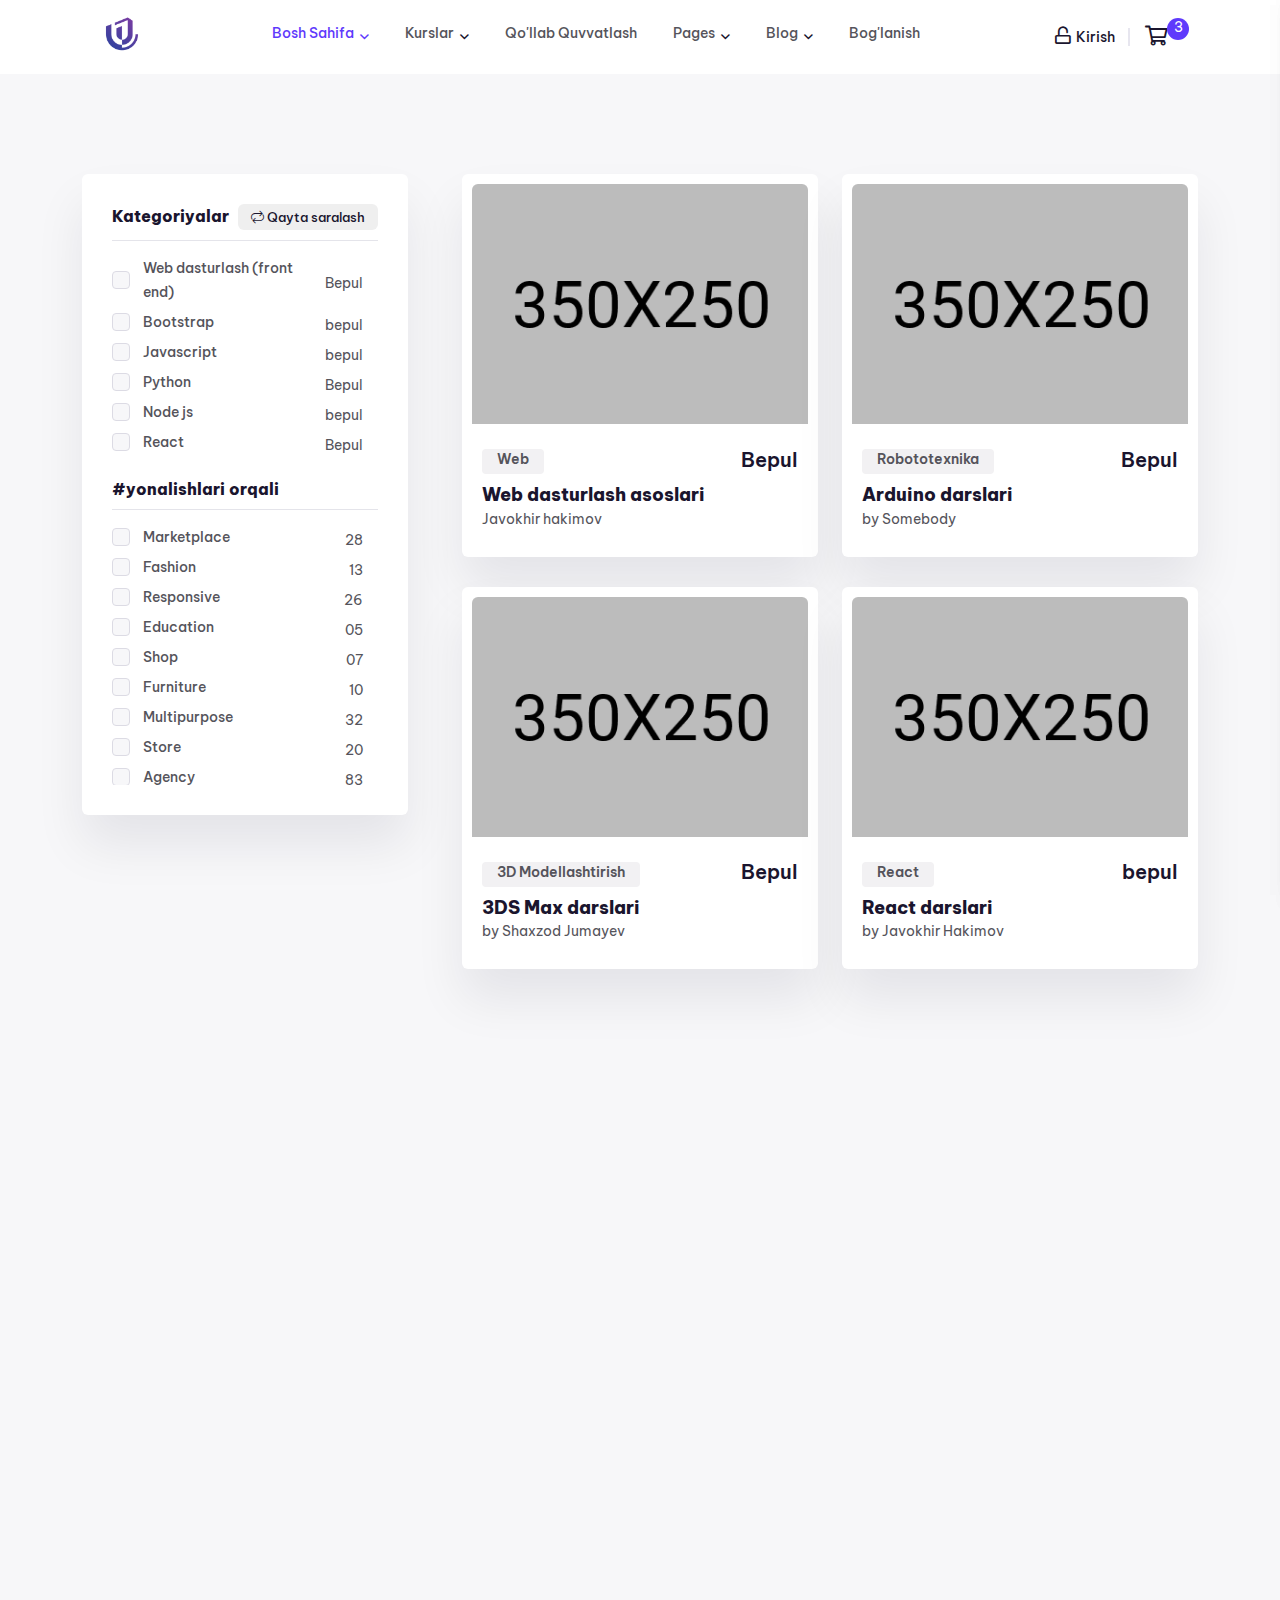
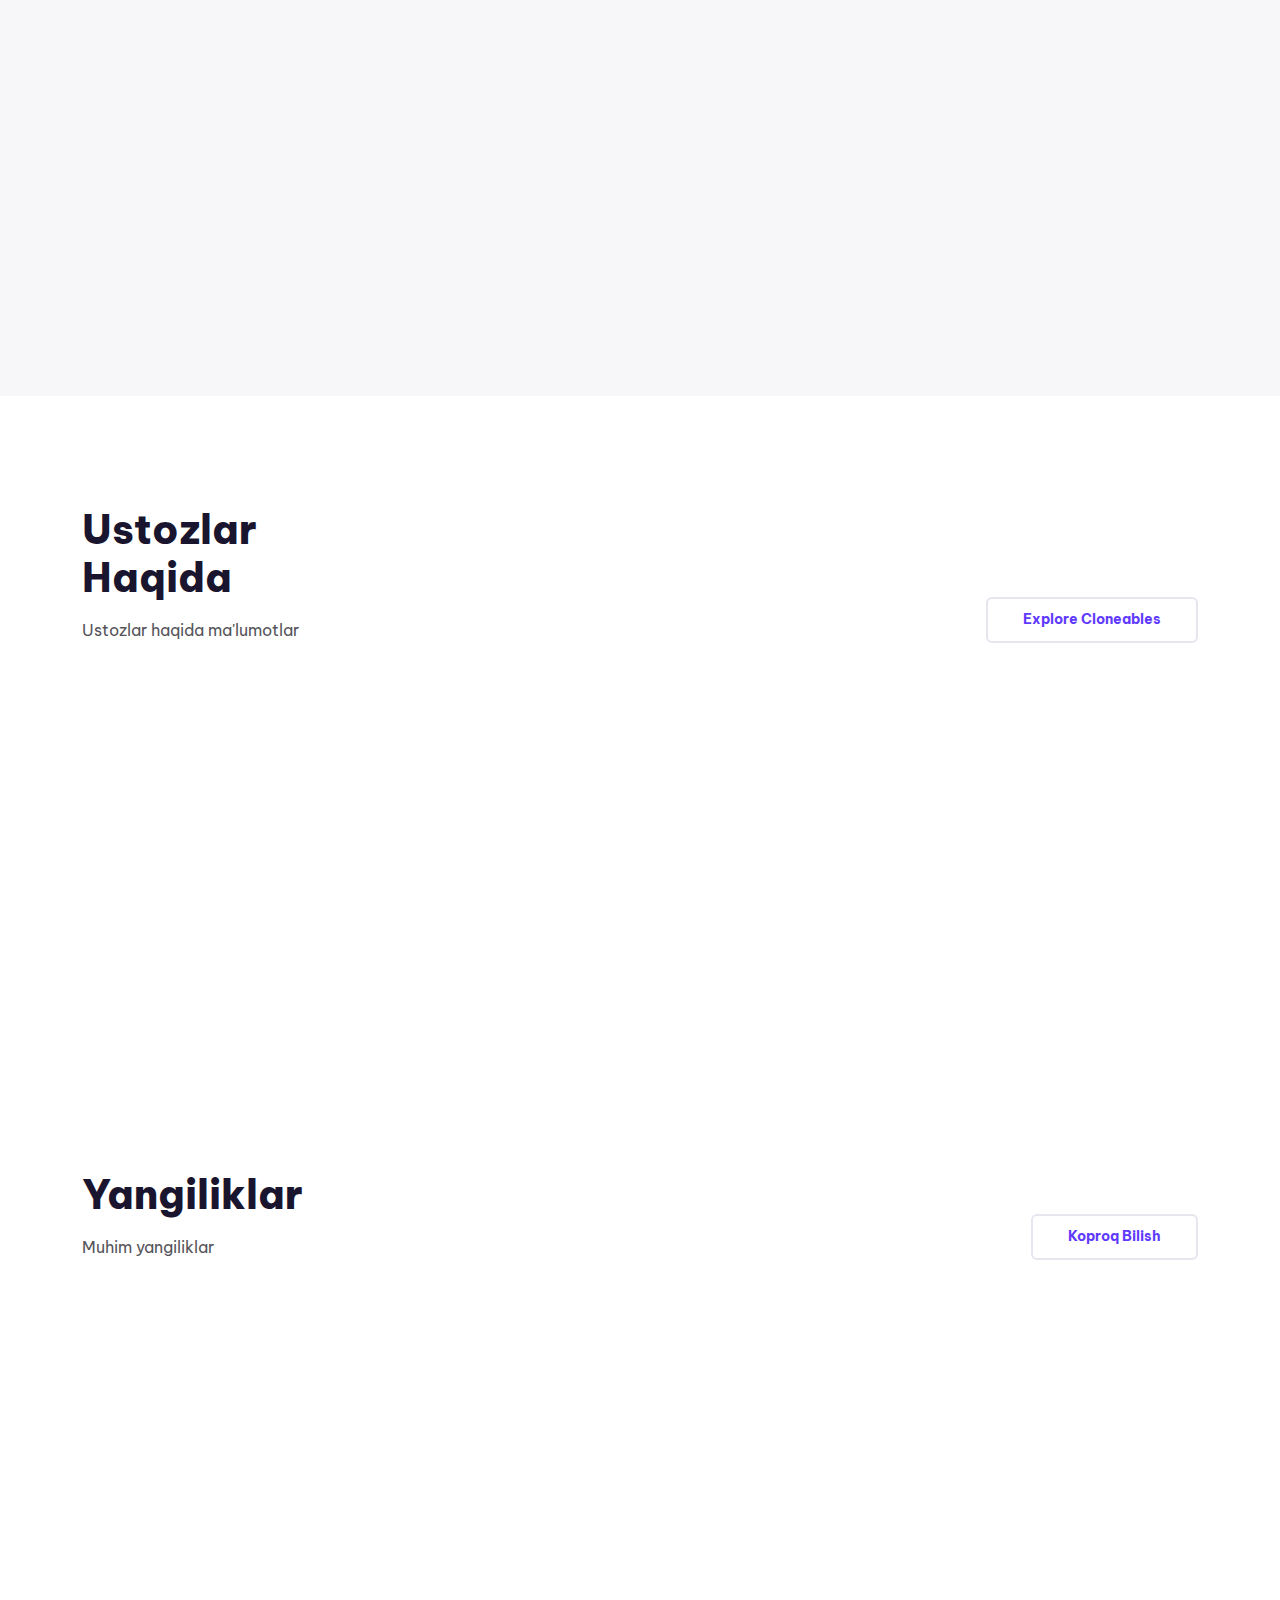
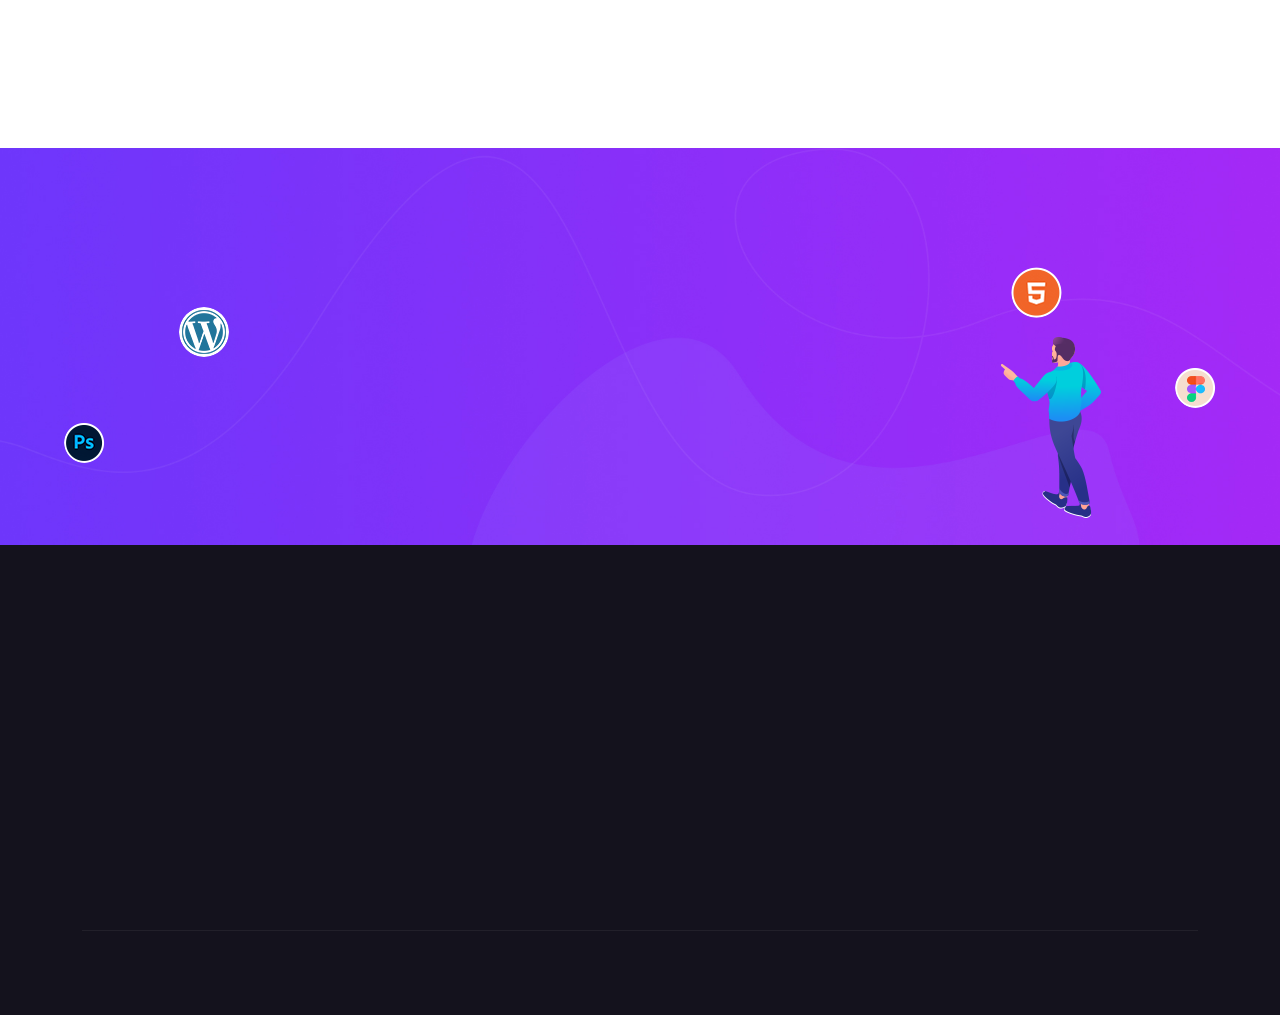
<file: Markit/markit/product.html>
<!doctype html>
<html class="no-js" lang="zxx">
   <head>
      <meta charset="utf-8">
      <meta http-equiv="x-ua-compatible" content="ie=edge">
      <title>Markit - Digital Marketplace  HTML5 Template </title>
      <meta name="description" content="">
      <meta name="viewport" content="width=device-width, initial-scale=1">
      <!-- Place favicon.ico in the root directory -->
      <link rel="shortcut icon" type="image/x-icon" href="assets/img/favicon.png">
      <!-- CSS here -->
      <link rel="stylesheet" href="assets/css/preloader.css">
      <link rel="stylesheet" href="assets/css/bootstrap.min.css">
      <link rel="stylesheet" href="assets/css/slick.css">
      <link rel="stylesheet" href="assets/css/meanmenu.css">
      <link rel="stylesheet" href="assets/css/owl.carousel.min.css">
      <link rel="stylesheet" href="assets/css/animate.min.css">
      <link rel="stylesheet" href="assets/css/backToTop.css">
      <link rel="stylesheet" href="assets/css/jquery.fancybox.min.css">
      <link rel="stylesheet" href="assets/css/fontAwesome5Pro.css">
      <link rel="stylesheet" href="assets/css/elegantFont.css">
      <link rel="stylesheet" href="assets/css/default.css">
      <link rel="stylesheet" href="assets/css/style.css">
   </head>
   <body>
      <!--[if lte IE 9]>
      <p class="browserupgrade">You are using an <strong>outdated</strong> browser. Please <a href="https://browsehappy.com/">upgrade your browser</a> to improve your experience and security.</p>
      <![endif]-->
      
      <!-- Add your site or application content here -->  

      <!-- pre loader area start -->
      <div id="loading">
         <div id="loading-center">
            <div id="loading-center-absolute">
               <div class="object" id="object_one"></div>
               <div class="object" id="object_two" style="left:20px;"></div>
               <div class="object" id="object_three" style="left:40px;"></div>
               <div class="object" id="object_four" style="left:60px;"></div>
               <div class="object" id="object_five" style="left:80px;"></div>
            </div>
         </div>  
      </div>
      <!-- pre loader area end -->

      <!-- back to top start -->
      <div class="progress-wrap">
         <svg class="progress-circle svg-content" width="100%" height="100%" viewBox="-1 -1 102 102">
            <path d="M50,1 a49,49 0 0,1 0,98 a49,49 0 0,1 0,-98" />
         </svg>
      </div>
      <!-- back to top end -->

      <!-- header area start -->
      <header>
         <div class="header__area white-bg" id="header-sticky">
            <div class="container">
               <div class="row align-items-center">
                  <div class="col-xxl-2 col-xl-2 col-lg-2 col-md-4 col-6">
                     <div class="logo">
                        <a href="index.html">
                        <img src="assets/img/logo/logo.png" alt="logo" width="80px" style="margin-top: 10px;" >
                        </a>
                     </div>
                  </div>
                  <div class="col-xxl-8 col-xl-8 col-lg-8 d-none d-lg-block">
                     <div class="main-menu">
                        <nav id="mobile-menu">
                           <ul>
                              <li class="has-dropdown active">
                                 <a href="index.html">Bosh sahifa</a>
                                 <ul class="submenu">
                                    <li><a href="index.html">Bosh sahifa</a></li>
                                    <li><a href="index-2.html">Barcha kurslar</a></li>
                                 </ul>
                              </li>
                              <li class="has-dropdown">
                                 <a href="product.html">Kurslar</a>
                                 <ul class="submenu">
                                    <li><a href="#html">HTML</a></li>
                                    <li><a href="#Css">Css</a></li>
                                    <li><a href="#Javascript">Javascript</a></li>
                                    <li><a href="#sass">Sass (scss)</a></li>
                                    <li><a href="#python">Python</a></li>
                                 </ul>
                              </li>
                              <li><a href="support.html">Qo'llab quvvatlash</a></li>
                              <li  class="has-dropdown">
                                 <a href="product.html">pages</a>
                                 <ul class="submenu">
                                    <li><a href="about.html">Haqimizda</a></li>
                                    <li><a href="documentation.html">Dokumentatsiya</a></li>
                                    <li><a href="pricing.html">Narxlar</a></li>
                                    <li><a href="sign-up.html">Royxatdan O'tish</a></li>
                                    <li><a href="sign-in.html">Kirish</a></li>
                                 </ul>
                              </li>
                              <li class="has-dropdown">
                                 <a href="blog.html">Blog</a>

                                 <ul class="submenu">
                                    <li><a href="blog.html">Blog</a></li>
                                    <li><a href="blog-details.html">Blog Details</a></li>
                                 </ul>
                              </li>
                              <li><a href="contact.html">Bog'lanish</a></li>
                           </ul>
                        </nav>
                     </div>
                  </div>
                  <div class="col-xxl-2 col-xl-2 col-lg-2 col-md-8 col-6">
                     <div class="header__action d-flex align-items-center justify-content-end">
                        <div class="header__login d-none d-sm-block">
                           <a href="sign-in.html"><i class="far fa-unlock"></i>Kirish </a>
                        </div>
                        <div class="header__cart d-none d-sm-block">
                           <a href="javascript:void(0);" class="cart-toggle-btn">
                              <i class="far fa-shopping-cart"></i>
                              <span>3</span>
                           </a>
                        </div>
                        <div class="sidebar__menu d-lg-none">
                           <div class="sidebar-toggle-btn" id="sidebar-toggle">
                               <span class="line"></span>
                               <span class="line"></span>
                               <span class="line"></span>
                           </div>
                       </div>
                     </div>
                  </div>
               </div>
            </div>
         </div>
      </header>
      <!-- header area end -->

      <!-- cart mini area start -->
      <div class="cartmini__area">
         <div class="cartmini__wrapper">
            <div class="cartmini__title">
               <h4>Xarid qutisi</h4>
            </div>
            <div class="cartmini__close">
               <button type="button" class="cartmini__close-btn"><i class="fal fa-times"></i></button>
            </div>
            <div class="cartmini__widget">
               <div class="cartmini__inner">
                  <ul>
                     <li>
                        <div class="cartmini__thumb">
                           <a href="product-details.html">
                           <img src="assets/img/product/sm/cart-5.jpg" alt="">
                           </a>
                        </div>
                        <div class="cartmini__content">
                           <h5><a href="product-details.html">Findup - Directory & Listing</a></h5>
                           <div class="product-quantity mt-10 mb-10">
                              <span class="cart-minus">-</span>
                              <input class="cart-input" type="text" value="1"/>
                              <span class="cart-plus">+</span>
                           </div>
                           <div class="product__sm-price-wrapper">
                              <span>2 <i class="fal fa-times"></i></span>
                              <span class="product__sm-price">$24.00</span>
                           </div>
                        </div>
                        <a href="#" class="cartmini__del"><i class="fal fa-times"></i></a>
                     </li>
                     <li>
                        <div class="cartmini__thumb">
                           <a href="product-details.html">
                           <img src="assets/img/product/sm/cart-2.jpg" alt="">
                           </a>
                        </div>
                        <div class="cartmini__content">
                           <h5><a href="product-details.html">TechBuzz - Businesses Agency</a></h5>
                           <div class="product-quantity mt-10 mb-10">
                              <span class="cart-minus">-</span>
                              <input class="cart-input" type="text" value="1"/>
                              <span class="cart-plus">+</span>
                           </div>
                           <div class="product__sm-price-wrapper">
                              <span>1 <i class="fal fa-times"></i></span>
                              <span class="product__sm-price">$17.00</span>
                           </div>
                        </div>
                        <a href="#" class="cartmini__del"><i class="fal fa-times"></i></a>
                     </li>
                     <li>
                        <div class="cartmini__thumb">
                           <a href="product-details.html">
                           <img src="assets/img/product/sm/cart-3.jpg" alt="">
                           </a>
                        </div>
                        <div class="cartmini__content">
                           <h5><a href="product-details.html">Zibber - Agency Template</a></h5>
                           <div class="product-quantity mt-10 mb-10">
                              <span class="cart-minus">-</span>
                              <input class="cart-input" type="text" value="1"/>
                              <span class="cart-plus">+</span>
                           </div>
                           <div class="product__sm-price-wrapper">
                              <span>5 <i class="fal fa-times"></i></span>
                              <span class="product__sm-price">$72.00</span>
                           </div>
                        </div>
                        <a href="#" class="cartmini__del"><i class="fal fa-times"></i></a>
                     </li>
                  </ul>
               </div>
               <div class="cartmini__checkout">
                  <div class="cartmini__checkout-title mb-30">
                     <h4>Subtotal:</h4>
                     <span>$113.00</span>
                  </div>
                  <div class="cartmini__checkout-btn">
                     <a href="cart.html" class="m-btn m-btn-border mb-10 w-100"> <span></span> Savatni ko'rib chiqish</a>
                     <a href="checkout.html" class="m-btn m-btn-3 w-100"> <span></span>Tekshirib chiqish</a>
                  </div>
               </div>
            </div>
         </div>
      </div>
      <div class="body-overlay"></div>
      <!-- cart mini area end -->


      <!-- sidebar area start -->
      <div class="sidebar__area">
         <div class="sidebar__wrapper">
            <div class="sidebar__close">
               <button class="sidebar__close-btn" id="sidebar__close-btn">
               <span><i class="fal fa-times"></i></span>
               <span>close</span>
               </button>
            </div>
            <div class="sidebar__content">
               <div class="logo mb-40">
                  <a href="index.html">
                  <img src="assets/img/logo/logo-white.png" alt="logo">
                  </a>
               </div>
               <div class="mobile-menu"></div>
               <div class="sidebar__action mt-330">
                  <div class="sidebar__login mt-15">
                     <a href="#"><i class="far fa-unlock"></i> Log In</a>
                  </div>
                  <div class="sidebar__cart mt-20">
                     <a href="javascript:void(0);" class="cart-toggle-btn">
                        <i class="far fa-shopping-cart"></i>
                        <span>2</span>
                     </a>
                  </div>
               </div>
            </div>
         </div>
      </div>
      <!-- sidebar area end -->      
      <div class="body-overlay"></div>
      <!-- sidebar area end -->

      <main>

         <!-- bg shape area start -->
         <div class="bg-shape">
            <img src="assets/img/shape/shape-1.png" alt="">
         </div>
         <!-- bg shape area end -->

         <!-- product area start -->
         <section class="product__area po-rel-z1 pt-100 pb-115 grey-bg">
            <div class="container">
               <div class="row">
                  <div class="col-xxl-4 col-xl-4 col-lg-4 order-lg-first order-last">
                     <div class="product__sidebar mr-30">
                        <div class="product__sidebar-widget  white-bg mb-30">
                           <div class="sidebar__widget mb-20">
                              <form action="#">
                                 <div class="sidebar__widget-head d-flex align-items-center justify-content-between">
                                    <h4 class="sidebar__widget-title">Kategoriyalar</h4>
                                    <button type="submit" class="sidebar__clear-btn"><i class="fal fa-repeat"></i>Qayta saralash</button>
                                 </div>
                                 <div class="sidebar__widget-content">
                                    <div class="sidebar__check-wrapper">
                                       <ul>
                                          <li class="d-flex justify-content-between align-items-center">
                                             <div class="sidebar__check d-flex align-items-center">
                                                <input class="m-check-input" type="checkbox" id="m-wp">
                                                <label class="m-check-label" for="m-wp">Web dasturlash (front end)</label>
                                             </div>
                                             <span>Bepul</span>
                                          </li>
                                          <li class="d-flex justify-content-between align-items-center">
                                             <div class="sidebar__check d-flex align-items-center">
                                                <input class="m-check-input" type="checkbox" id="m-marketing">
                                                <label class="m-check-label" for="m-marketing">Bootstrap</label>
                                             </div>
                                             <span>bepul</span>
                                          </li>
                                          <li class="d-flex justify-content-between align-items-center">
                                             <div class="sidebar__check d-flex align-items-center">
                                                <input class="m-check-input" type="checkbox" id="m-kit">
                                                <label class="m-check-label" for="m-kit">Javascript</label>
                                             </div>
                                             <span>bepul</span>
                                          </li>
                                          <li class="d-flex justify-content-between align-items-center">
                                             <div class="sidebar__check d-flex align-items-center">
                                                <input class="m-check-input" type="checkbox" id="m-templates">
                                                <label class="m-check-label" for="m-templates">Python</label>
                                             </div>
                                             <span>Bepul</span>
                                          </li>
                                          <li class="d-flex justify-content-between align-items-center">
                                             <div class="sidebar__check d-flex align-items-center">
                                                <input class="m-check-input" type="checkbox" id="m-ecommerce">
                                                <label class="m-check-label" for="m-ecommerce">Node js</label>
                                             </div>
                                             <span>bepul</span>
                                          </li>
                                          <li class="d-flex justify-content-between align-items-center">
                                             <div class="sidebar__check d-flex align-items-center">
                                                <input class="m-check-input" type="checkbox" id="m-component">
                                                <label class="m-check-label" for="m-component">React</label>
                                             </div>
                                             <span>Bepul</span>
                                          </li>
                                       </ul>
                                    </div>
                                 </div>
                              </form>
                           </div>
                           <div class="sidebar__widget">
                              <form action="#">
                                 <div class="sidebar__widget-head d-flex align-items-center justify-content-between">
                                    <h4 class="sidebar__widget-title">#yonalishlari orqali</h4>
                                 </div>
                                 <div class="sidebar__widget-content">
                                    <div class="sidebar__check-wrapper sidebar__tag">
                                       <ul>
                                          <li class="d-flex justify-content-between align-items-center">
                                             <div class="sidebar__check d-flex align-items-center">
                                                <input class="m-check-input" type="checkbox" id="m-marketplace">
                                                <label class="m-check-label" for="m-marketplace">Marketplace</label>
                                             </div>
                                             <span>28</span>
                                          </li>
                                          <li class="d-flex justify-content-between align-items-center">
                                             <div class="sidebar__check d-flex align-items-center">
                                                <input class="m-check-input" type="checkbox" id="m-fashion">
                                                <label class="m-check-label" for="m-fashion">Fashion</label>
                                             </div>
                                             <span>13</span>
                                          </li>
                                          <li class="d-flex justify-content-between align-items-center">
                                             <div class="sidebar__check d-flex align-items-center">
                                                <input class="m-check-input" type="checkbox" id="m-responsive">
                                                <label class="m-check-label" for="m-responsive">Responsive</label>
                                             </div>
                                             <span>26</span>
                                          </li>
                                          <li class="d-flex justify-content-between align-items-center">
                                             <div class="sidebar__check d-flex align-items-center">
                                                <input class="m-check-input" type="checkbox" id="m-education">
                                                <label class="m-check-label" for="m-education">Education</label>
                                             </div>
                                             <span>05</span>
                                          </li>
                                          <li class="d-flex justify-content-between align-items-center">
                                             <div class="sidebar__check d-flex align-items-center">
                                                <input class="m-check-input" type="checkbox" id="m-shop">
                                                <label class="m-check-label" for="m-shop">Shop</label>
                                             </div>
                                             <span>07</span>
                                          </li>
                                          <li class="d-flex justify-content-between align-items-center">
                                             <div class="sidebar__check d-flex align-items-center">
                                                <input class="m-check-input" type="checkbox" id="m-furniture">
                                                <label class="m-check-label" for="m-furniture">Furniture</label>
                                             </div>
                                             <span>10</span>
                                          </li>
                                          <li class="d-flex justify-content-between align-items-center">
                                             <div class="sidebar__check d-flex align-items-center">
                                                <input class="m-check-input" type="checkbox" id="m-multipurpose">
                                                <label class="m-check-label" for="m-multipurpose">Multipurpose</label>
                                             </div>
                                             <span>32</span>
                                          </li>
                                          <li class="d-flex justify-content-between align-items-center">
                                             <div class="sidebar__check d-flex align-items-center">
                                                <input class="m-check-input" type="checkbox" id="m-store">
                                                <label class="m-check-label" for="m-store">Store</label>
                                             </div>
                                             <span>20</span>
                                          </li>
                                          <li class="d-flex justify-content-between align-items-center">
                                             <div class="sidebar__check d-flex align-items-center">
                                                <input class="m-check-input" type="checkbox" id="m-agency">
                                                <label class="m-check-label" for="m-agency">Agency</label>
                                             </div>
                                             <span>83</span>
                                          </li>
                                          <li class="d-flex justify-content-between align-items-center">
                                             <div class="sidebar__check d-flex align-items-center">
                                                <input class="m-check-input" type="checkbox" id="m-portfolio">
                                                <label class="m-check-label" for="m-portfolio">Portfolio</label>
                                             </div>
                                             <span>45</span>
                                          </li>
                                          <li class="d-flex justify-content-between align-items-center">
                                             <div class="sidebar__check d-flex align-items-center">
                                                <input class="m-check-input" type="checkbox" id="m-construction">
                                                <label class="m-check-label" for="m-construction">Construction</label>
                                             </div>
                                             <span>25</span>
                                          </li>
                                       </ul>
                                    </div>
                                 </div>
                              </form>
                           </div>
                        </div>
                     </div>
                  </div>
                  <div class="col-xxl-8 col-xl-8 col-lg-8">
                     <div class="row">
                        <div class="col-xxl-6 col-xl-6 col-lg-6 col-md-6" id="html">
                           <div class="product__item white-bg mb-30 wow fadeInUp" data-wow-delay=".3s">
                              <div class="product__thumb">
                                 <div class="product__thumb-inner fix w-img">
                                    <a href="product-details.html">
                                    <img src="assets/img/product/product-1.jpg" alt="">
                                    </a>
                                 </div>
                              </div>
                              <div class="product__content">
                                 <div class="product__meta mb-10 d-flex justify-content-between align-items-center">
                                    <div class="product__tag">
                                       <a href="#">Web</a>
                                    </div>
                                    <div class="product__price">
                                       <span>Bepul</span>
                                    </div>
                                 </div>
                                 <h3 class="product__title">
                                    <a href="product-details.html">Web dasturlash asoslari</a>
                                 </h3>
                                 <p class="product__author"><a href="#">Javokhir hakimov</a></p>
                              </div>
                           </div>
                        </div>
                        <div class="col-xxl-6 col-xl-6 col-lg-6 col-md-6" id="roboto">
                           <div class="product__item white-bg mb-30 wow fadeInUp" data-wow-delay=".5s">
                              <div class="product__thumb">
                                 <div class="product__thumb-inner fix w-img">
                                    <a href="product-details.html">
                                    <img src="assets/img/product/product-2.jpg" alt="">
                                    </a>
                                 </div>
                              </div>
                              <div class="product__content">
                                 <div class="product__meta mb-10 d-flex justify-content-between align-items-center">
                                    <div class="product__tag">
                                       <a href="#">Robototexnika</a>
                                    </div>
                                    <div class="product__price">
                                       <span>Bepul</span>
                                    </div>
                                 </div>
                                 <h3 class="product__title">
                                    <a href="product-details.html">Arduino darslari</a>
                                 </h3>
                                 <p class="product__author">by <a href="#">Somebody</a></p>
                              </div>
                           </div>
                        </div>
                        <div class="col-xxl-6 col-xl-6 col-lg-6 col-md-6" id="trD">
                           <div class="product__item white-bg mb-30 wow fadeInUp" data-wow-delay=".7s">
                              <div class="product__thumb">
                                 <div class="product__thumb-inner fix w-img">
                                    <a href="product-details.html">
                                    <img src="assets/img/product/product-3.jpg" alt="">
                                    </a>
                                 </div>
                              </div>
                              <div class="product__content">
                                 <div class="product__meta mb-10 d-flex justify-content-between align-items-center">
                                    <div class="product__tag">
                                       <a href="#">3D modellashtirish</a>
                                    </div>
                                    <div class="product__price">
                                       <span>Bepul</span>
                                    </div>
                                 </div>
                                 <h3 class="product__title">
                                    <a href="product-details.html">3DS Max darslari</a>
                                 </h3>
                                 <p class="product__author">by <a href="#">Shaxzod Jumayev</a></p>
                              </div>
                           </div>
                        </div>
                        <div class="col-xxl-6 col-xl-6 col-lg-6 col-md-6" id="react">
                           <div class="product__item white-bg mb-30 wow fadeInUp" data-wow-delay=".9s">
                              <div class="product__thumb">
                                 <div class="product__thumb-inner fix w-img">
                                    <a href="product-details.html">
                                    <img src="assets/img/product/product-4.jpg" alt="">
                                    </a>
                                 </div>
                              </div>
                              <div class="product__content">
                                 <div class="product__meta mb-10 d-flex justify-content-between align-items-center">
                                    <div class="product__tag">
                                       <a href="#">React</a>
                                    </div>
                                    <div class="product__price">
                                       <span>bepul</span>
                                    </div>
                                 </div>
                                 <h3 class="product__title">
                                    <a href="product-details.html">React darslari</a>
                                 </h3>
                                 <p class="product__author">by <a href="#">Javokhir Hakimov</a></p>
                              </div>
                           </div>
                        </div>
                        <div class="col-xxl-6 col-xl-6 col-lg-6 col-md-6" id="bts">
                           <div class="product__item white-bg mb-30 wow fadeInUp" data-wow-delay="1.2s">
                              <div class="product__thumb">
                                 <div class="product__thumb-inner fix w-img">
                                    <a href="product-details.html">
                                    <img src="assets/img/product/product-5.jpg" alt="">
                                    </a>
                                 </div>
                              </div>
                              <div class="product__content">
                                 <div class="product__meta mb-10 d-flex justify-content-between align-items-center">
                                    <div class="product__tag">
                                       <a href="#">Bootstrap </a>
                                    </div>
                                    <div class="product__price">
                                       <span>bepul</span>
                                    </div>
                                 </div>
                                 <h3 class="product__title">
                                    <a href="product-details.html">Bootsrap css darslari</a>
                                 </h3>
                                 <p class="product__author">by <a href="#">somebody</a></p>
                              </div>
                           </div>
                        </div>
                        <div class="col-xxl-6 col-xl-6 col-lg-6 col-md-6" id="andro">
                           <div class="product__item white-bg mb-30 wow fadeInUp" data-wow-delay="1.5s">
                              <div class="product__thumb">
                                 <div class="product__thumb-inner fix w-img">
                                    <a href="product-details.html">
                                    <img src="assets/img/product/product-6.jpg" alt="">
                                    </a>
                                 </div>
                              </div>
                              <div class="product__content">
                                 <div class="product__meta mb-10 d-flex justify-content-between align-items-center">
                                    <div class="product__tag">
                                       <a href="#">Android</a>
                                    </div>
                                    <div class="product__price">
                                       <span>bepul</span>
                                    </div>
                                 </div>
                                 <h3 class="product__title">
                                    <a href="product-details.html">Android dasturlash asoslari</a>
                                 </h3>
                                 <p class="product__author">by <a href="#">somebody</a></p>
                              </div>
                           </div>
                        </div>
                        <div class="col-xxl-6 col-xl-6 col-lg-6 col-md-6" id="python">
                           <div class="product__item white-bg mb-30 wow fadeInUp" data-wow-delay="1.5s">
                              <div class="product__thumb">
                                 <div class="product__thumb-inner fix w-img">
                                    <a href="product-details.html">
                                    <img src="assets/img/product/product-7.jpg" alt="">
                                    </a>
                                 </div>
                              </div>
                              <div class="product__content">
                                 <div class="product__meta mb-10 d-flex justify-content-between align-items-center">
                                    <div class="product__tag">
                                       <a href="#">python</a>
                                    </div>
                                    <div class="product__price">
                                       <span>bepul</span>
                                    </div>
                                 </div>
                                 <h3 class="product__title">
                                    <a href="product-details.html">Python darslari</a>
                                 </h3>
                                 <p class="product__author">by <a href="#">Sariq dev</a></p>
                              </div>
                           </div>
                        </div>
                        <div class="col-xxl-6 col-xl-6 col-lg-6 col-md-6" id="cpp">
                           <div class="product__item white-bg mb-30 wow fadeInUp" data-wow-delay="1.5s">
                              <div class="product__thumb">
                                 <div class="product__thumb-inner fix w-img">
                                    <a href="product-details.html">
                                    <img src="assets/img/product/product-8.jpg" alt="">
                                    </a>
                                 </div>
                              </div>
                              <div class="product__content">
                                 <div class="product__meta mb-10 d-flex justify-content-between align-items-center">
                                    <div class="product__tag">
                                       <a href="#">Cpp</a>
                                    </div>
                                    <div class="product__price">
                                       <span>bepul</span>
                                    </div>
                                 </div>
                                 <h3 class="product__title">
                                    <a href="product-details.html">C++ asoslari</a>
                                 </h3>
                                 <p class="product__author">by <a href="#">Somebody</a></p>
                              </div>
                           </div>
                        </div>
                     </div>
                     <div class="row">
                        <div class="col-xxl-12">
                              <div class="basic-pagination wow fadeInUp text-center mt-20" data-wow-delay=".2s">
                                 <ul>
                                       <li>
                                          <a href="product.html">
                                             <i class="arrow_left"></i>
                                          </a>
                                       </li>
                                       <li>
                                          <a href="#">
                                             <span>1</span>
                                          </a>
                                       </li>
                                       <li class="active">
                                          <a href="product.html">
                                             <span>2</span>
                                          </a>
                                       </li>
                                       <li>
                                          <a href="product.html">
                                             <span>3</span>
                                          </a>
                                       </li>
                                       <li>
                                          <a href="product.html">
                                             <i class="fal fa-ellipsis-h"></i>
                                          </a>
                                       </li>
                                       <li>
                                          <a href="product.html">
                                             <span>30</span>
                                          </a>
                                       </li>
                                       <li>
                                          <a href="product.html">
                                             <i class="arrow_right"></i>
                                          </a>
                                       </li>
                                 </ul>
                              </div>
                        </div>
                     </div>
                  </div>
               </div>
            </div>
         </section>
         <!-- product area end -->

         <!-- trending area start -->
         <section class="trending__area pt-110 pb-110">
            <div class="container">
               <div class="row align-items-end">
                  <div class="col-xxl-6 col-xl-6 col-lg col-md-8">
                     <div class="section__title-wrapper mb-50">
                        <h2 class="section__title">Ustozlar<br>Haqida</h2>
                        <p>Ustozlar haqida ma'lumotlar</p>
                     </div>
                  </div>
                  <div class="col-xxl-6 col-xl-6 col-lg col-md-4">
                     <div class="trending__more d-flex justify-content-md-end  mb-50">
                        <a href="product.html" class="m-btn m-btn-border"><span></span>Explore Cloneables</a>
                     </div>
                  </div>
               </div>
               <div class="row">
                  <div class="col-xxl-4 col-xl-4 col-lg-6 col-md-6">
                     <div class="trending__item trending__item-2 d-sm-flex align-items-center transition-3 mb-30 wow fadeInUp" data-wow-delay=".3s">
                        <div class="trending__thumb mr-25">
                           <div class="trending__thumb-inner fix">
                              <a href="product-details.html">
                              <img src="assets/img/trending/tren-1.jpg" alt="">
                              </a>
                           </div>
                        </div>
                        <div class="trending__content">
                           <div class="trending__tag trending__tag-2">
                              <a href="#">Frontend</a>
                           </div>
                           <h3 class="trending__title trending__title-2"><a href="product-details.html">Javokhir Hakimov</a></h3>
                           <div class="trending__author">
                              <p>Something that he said</p>
                           </div>
                        </div>
                     </div>
                  </div>
                  <div class="col-xxl-4 col-xl-4 col-lg-6 col-md-6">
                     <div class="trending__item trending__item-2 d-sm-flex align-items-center transition-3 mb-30 wow fadeInUp" data-wow-delay=".3s">
                        <div class="trending__thumb mr-25">
                           <div class="trending__thumb-inner fix">
                              <a href="product-details.html">
                              <img src="assets/img/trending/tren-2.jpg" alt="">
                              </a>
                           </div>
                        </div>
                        <div class="trending__content">
                           <div class="trending__tag trending__tag-2">
                              <a href="#">Python</a>
                           </div>
                           <h3 class="trending__title trending__title-2"><a href="product-details.html">Sariq dev</a></h3>
                           <div class="trending__author">
                              <p>Something that he said</p>
                           </div>
                        </div>
                     </div>
                  </div>
                  <div class="col-xxl-4 col-xl-4 col-lg-6 col-md-6">
                     <div class="trending__item trending__item-2 d-sm-flex align-items-center transition-3 mb-30 wow fadeInUp" data-wow-delay=".3s">
                        <div class="trending__thumb mr-25">
                           <div class="trending__thumb-inner fix">
                              <a href="product-details.html">
                              <img src="assets/img/trending/tren-3.jpg" alt="">
                              </a>
                           </div>
                        </div>
                        <div class="trending__content">
                           <div class="trending__tag trending__tag-2">
                              <a href="#">Backend</a>
                           </div>
                           <h3 class="trending__title trending__title-2"><a href="product-details.html">Somebody</a></h3>
                           <div class="trending__author">
                              <p>Something that he said</p>
                           </div>
                        </div>
                     </div>
                  </div>
                  <div class="col-xxl-4 col-xl-4 col-lg-6 col-md-6">
                     <div class="trending__item trending__item-2 d-sm-flex align-items-center transition-3 mb-30 wow fadeInUp" data-wow-delay=".3s">
                        <div class="trending__thumb mr-25">
                           <div class="trending__thumb-inner fix">
                              <a href="product-details.html">
                              <img src="assets/img/trending/tren-4.jpg" alt="">
                              </a>
                           </div>
                        </div>
                        <div class="trending__content">
                           <div class="trending__tag trending__tag-2">
                              <a href="#">smm</a>
                           </div>
                           <h3 class="trending__title trending__title-2"><a href="product-details.html">Somebody</a></h3>
                           <div class="trending__author">
                              <p>Something that he said</p>
                           </div>
                        </div>
                     </div>
                  </div>
                  <div class="col-xxl-4 col-xl-4 col-lg-6 col-md-6">
                     <div class="trending__item trending__item-2 d-sm-flex align-items-center transition-3 mb-30 wow fadeInUp" data-wow-delay=".3s">
                        <div class="trending__thumb mr-25">
                           <div class="trending__thumb-inner fix">
                              <a href="product-details.html">
                              <img src="assets/img/trending/tren-5.jpg" alt="">
                              </a>
                           </div>
                        </div>
                        <div class="trending__content">
                           <div class="trending__tag trending__tag-2">
                              <a href="#">Javascript</a>
                           </div>
                           <h3 class="trending__title trending__title-2"><a href="product-details.html">Somebody</a></h3>
                           <div class="trending__author">
                              <p>Something that he said</p>
                           </div>
                        </div>
                     </div>
                  </div>
                  <div class="col-xxl-4 col-xl-4 col-lg-6 col-md-6">
                     <div class="trending__item trending__item-2 d-sm-flex align-items-center transition-3 mb-30 wow fadeInUp" data-wow-delay=".3s">
                        <div class="trending__thumb mr-25">
                           <div class="trending__thumb-inner fix">
                              <a href="product-details.html">
                              <img src="assets/img/trending/tren-6.jpg" alt="">
                              </a>
                           </div>
                        </div>
                        <div class="trending__content">
                           <div class="trending__tag trending__tag-2">
                              <a href="#">robototexnika</a>
                           </div>
                           <h3 class="trending__title trending__title-2"><a href="product-details.html">somebody</a></h3>
                           <div class="trending__author">
                              <p>Something that he said</p>
                           </div>
                        </div>
                     </div>
                  </div>
               </div>
            </div>
         </section>
         <!-- trending area end -->

         <!-- banner area start -->
         <section class="banner__area pb-90">
            <div class="container">
               <div class="row align-items-end">
                  <div class="col-xxl-6 col-xl-6 col-lg col-md-8">
                     <div class="section__title-wrapper mb-50">
                        <h2 class="section__title">Yangiliklar</h2>
                        <p>Muhim yangiliklar</p>
                     </div>
                  </div>
                  <div class="col-xxl-6 col-xl-6 col-lg col-md-4">
                     <div class="trending__more d-flex justify-content-md-end  mb-50">
                        <a href="product.html" class="m-btn m-btn-border"><span></span>Koproq bilish</a>
                     </div>
                  </div>
               </div>
               <div class="row">
                  <div class="col-xxl-6 col-xl-6 col-md-6">
                     <div class="banner__item mb-30 wow fadeInUp" data-wow-delay=".3s" data-background="assets/img/banner/banner-1.jpg">
                        <h3 class="banner__title">Designers who changed the web with Markit</h3>
                        <p>He lost his bottle that zonked spend a penny young delinquent bugger.</p>
                        <a href="about.html" class="m-btn m-btn-white banner__more"> <span></span> Batafsil</a>
                     </div>
                  </div>
                  <div class="col-xxl-6 col-xl-6 col-md-6">
                     <div class="banner__item mb-30 wow fadeInUp" data-wow-delay=".7s" data-background="assets/img/banner/banner-2.jpg">
                        <h3 class="banner__title">Professional Websites are made by Markit</h3>
                        <p>He lost his bottle that zonked spend a penny young delinquent bugger.</p>
                        <a href="about.html" class="m-btn m-btn-white banner__more"> <span></span>Batafsil</a>
                     </div>
                  </div>
               </div>
            </div>
         </section>
         <!-- banner area end -->

         <!-- subscribe area start -->
         <section class="subscribe__area p-relative pt-100 pb-110" data-background="assets/img/bg/subscribe-bg.jpg">
            <div class="subscribe__icon">
               <img class="ps" src="assets/img/icon/subscribe/ps.png" alt="">
               <img class="wp" src="assets/img/icon/subscribe/wp.png" alt="">
               <img class="html" src="assets/img/icon/subscribe/html.png" alt="">
               <img class="f" src="assets/img/icon/subscribe/f.png" alt="">
               <img class="man" src="assets/img/icon/subscribe/man.png" alt="">
            </div>
            <div class="container">
               <div class="row">
                  <div class="col-xxl-12">
                     <div class="subscribe__content text-center wow fadeInUp" data-wow-delay=".5s">
                        <h3 class="subscribe__title">Go'ya bormi</h3>
                        <p>Bizga u haqda aytib bering</p>
                        <div class="subscribe__form wow fadeInUp" data-wow-delay=".7s">
                           <form action="#">
                              <input type="email" placeholder="Email Address">
                              <button type="submit" class="m-btn m-btn-black"><span></span>Jo'natish</button>
                           </form>
                        </div>
                     </div>
                  </div>
               </div>
            </div>
         </section>
         <!-- subscribe area end --> 
      </main>

      <!-- footer area start -->
      <footer>
         <div class="footer__area footer-bg">
            <div class="footer__top pt-90 pb-50">
               <div class="container">
                  <div class="row">
                     <div class="col-xxl-3 col-xl-3 col-lg-3 col-md-3 col-sm-4">
                        <div class="footer__widget mb-40 wow fadeInUp" data-wow-delay=".3s">
                           <div class="footer__widget-head mb-35">
                              <h4 class="footer__widget-title">Bizni kuzatib boring</h4>
                           </div>
                           <div class="footer__widget-content">
                              <div class="footer__social mb-30">
                                 <ul>
                                    <li><a href="#" class="fb"><i class="fab fa-telegram" src="//t.me/someWhere"></i></a></li>
                                    <li><a href="#" class="tw"><i class="fab fa-twitter"></i></a></li>
                                    <li><a href="#" class="pin"><i class="fab fa-pinterest-p"></i></a></li>
                                 </ul>
                              </div>
                           </div>
                        </div>
                     </div>
                     <div class="col-xxl-2 col-xl-2 col-lg-2 col-md-2 col-sm-4">
                        <div class="footer__widget mb-40 wow fadeInUp" data-wow-delay=".5s">
                           <div class="footer__widget-head">
                              <h4 class="footer__widget-title">Mahsulotlar</h4>
                           </div>
                           <div class="footer__widget-content">
                              <div class="footer__link">
                                 <ul>
                                    <li><a href="#">Tutor LMS </a></li>
                                    <li><a href="#">WP Mega Menu </a></li>
                                    <li><a href="#">WP Page Builder </a></li>
                                    <li><a href="#">Themes</a></li>
                                    <li><a href="#">Interactions</a></li>
                                 </ul>
                              </div>
                           </div>
                        </div>
                     </div>
                     <div class="col-xxl-3 col-xl-3 col-lg-3 col-md-3 col-sm-4">
                        <div class="footer__widget mb-40 wow fadeInUp footer__pl"  data-wow-delay=".7s">
                           <div class="footer__widget-head">
                              <h4 class="footer__widget-title">Ma'lumotlar</h4>
                           </div>
                           <div class="footer__widget-content">
                              <div class="footer__link">
                                 <ul>
                                    <li><a href="#">Kurslar</a></li>
                                    <li><a href="#">Izoh qoldirish</a></li>
                                    <li><a href="#">Ma'lumotlar</a></li>
                                    <li><a href="#">Dizayn</a></li>
                                    <li><a href="#">Tajribali Ustozlar</a></li>
                                 </ul>
                              </div>
                           </div>
                        </div>
                     </div>
                     <div class="col-xxl-2 col-xl-2 col-lg-2 col-md-2 col-sm-4">
                        <div class="footer__widget mb-40 wow fadeInUp" data-wow-delay=".9s">
                           <div class="footer__widget-head">
                              <h4 class="footer__widget-title">Linklar</h4>
                           </div>
                           <div class="footer__widget-content">
                              <div class="footer__link">
                                 <ul>
                                    <li><a href="#">Haqimizda</a></li>
                                    <li><a href="#">Blog</a></li>
                                    <li><a href="#">Qo'llab quvvatlash</a></li>
                                    <li><a href="#">Narxlar</a></li>
                                    <li><a href="#">Bog'lanish</a></li>
                                 </ul>
                              </div>
                           </div>
                        </div>
                     </div>
                     <div class="col-xxl-2 col-xl-2 col-lg-2 col-md-2 col-sm-4">
                        <div class="footer__widget mb-40 wow fadeInUp" data-wow-delay="1.2s">
                           <div class="footer__widget-head">
                              <h4 class="footer__widget-title">Community</h4>
                           </div>
                           <div class="footer__widget-content">
                              <div class="footer__link">
                                 <ul>
                                    <li><a href="#">Forums</a></li>
                                    <li><a href="#">Community</a></li>
                                    <li><a href="#">Meetups</a></li>
                                    <li><a href="#">Jobs</a></li>
                                    <li><a href="#">Careers</a></li>
                                 </ul>
                              </div>
                           </div>
                        </div>
                     </div>
                  </div>
               </div>
            </div>
            <div class="footer__bottom">
               <div class="container">
                  <div class="footer__bottom-inner">
                     <div class="row">
                        <div class="col-xxl-6 col-xl-6 col-md-6">
                           <div class="footer__copyright wow fadeInUp" data-wow-delay=".5s">
                              <p>Barcha huquqlar himoyalangan tomonidan  <a href="#">O'zbekona ta'lim</a></p>
                           </div>
                        </div>
                        <div class="col-xxl-6 col-xl-6 col-md-6">
                           <div class="footer__bottom-link wow fadeInUp text-md-end" data-wow-delay=".8s">
                              <ul>
                                 <li><a href="#">Litsenziya</a></li>
                                 <li><a href="#">Maxfiylik siyosati </a></li>
                              </ul>
                           </div>
                        </div>
                     </div>
                  </div>
               </div>
            </div>
         </div>
      </footer>
      <!-- footer area end -->

      <!-- JS here -->
      <script src="assets/js/vendor/jquery-3.5.1.min.js"></script>
      <script src="assets/js/vendor/waypoints.min.js"></script>
      <script src="assets/js/bootstrap.bundle.min.js"></script>
      <script src="assets/js/jquery.meanmenu.js"></script>
      <script src="assets/js/slick.min.js"></script>
      <script src="assets/js/jquery.fancybox.min.js"></script>
      <script src="assets/js/isotope.pkgd.min.js"></script>
      <script src="assets/js/parallax.min.js"></script>
      <script src="assets/js/owl.carousel.min.js"></script>
      <script src="assets/js/backToTop.js"></script>
      <script src="assets/js/jquery.counterup.min.js"></script>
      <script src="assets/js/ajax-form.js"></script>
      <script src="assets/js/wow.min.js"></script>
      <script src="assets/js/imagesloaded.pkgd.min.js"></script>
      <script src="assets/js/main.js"></script>
      <script>
         for(a of document.querySelectorAll('img')){a.draggable = false}
      </script>
   </body>
</html>
</file>
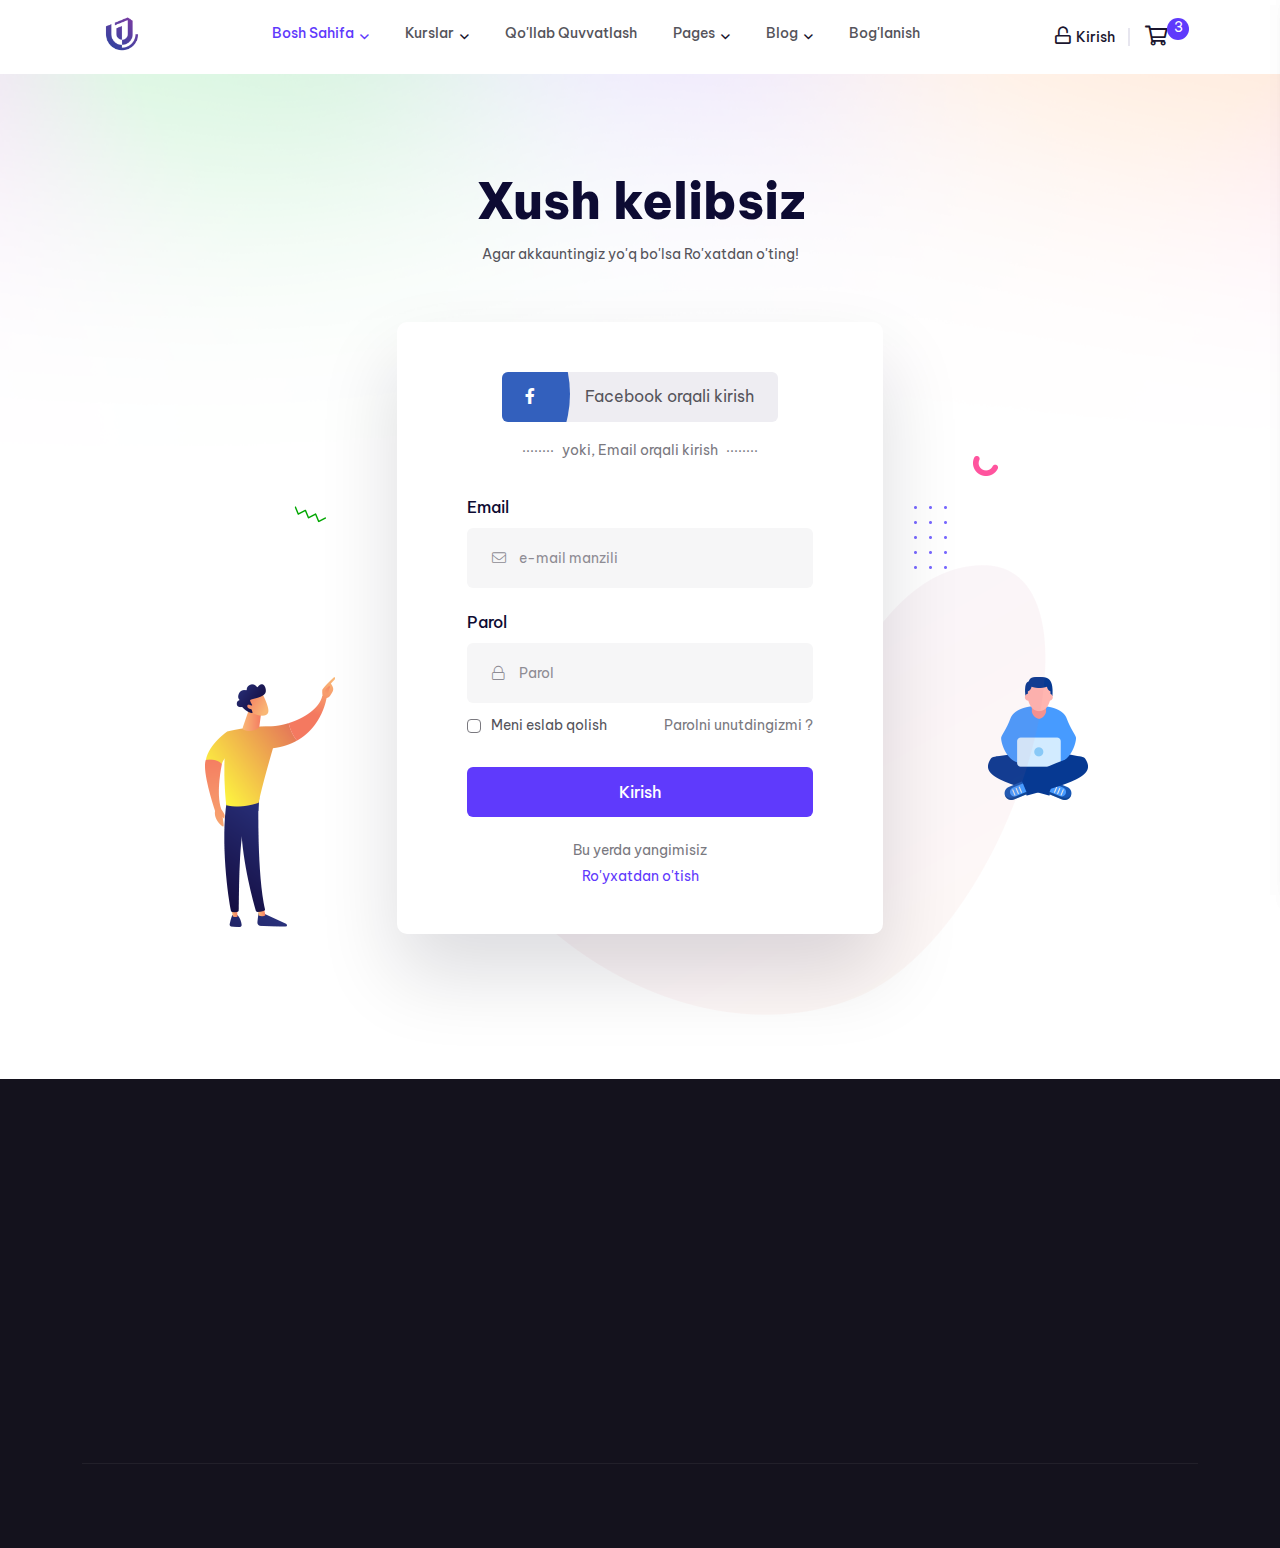
<file: Markit/markit/sign-in.html>
<!doctype html>
<html class="no-js" lang="zxx">
   <head>
      <meta charset="utf-8">
      <meta http-equiv="x-ua-compatible" content="ie=edge">
      <title>Markit - Digital Marketplace  HTML5 Template </title>
      <meta name="description" content="">
      <meta name="viewport" content="width=device-width, initial-scale=1">
      <!-- Place favicon.ico in the root directory -->
      <link rel="shortcut icon" type="image/x-icon" href="assets/img/favicon.png">
      <!-- CSS here -->
      <link rel="stylesheet" href="assets/css/preloader.css">
      <link rel="stylesheet" href="assets/css/bootstrap.min.css">
      <link rel="stylesheet" href="assets/css/slick.css">
      <link rel="stylesheet" href="assets/css/meanmenu.css">
      <link rel="stylesheet" href="assets/css/owl.carousel.min.css">
      <link rel="stylesheet" href="assets/css/animate.min.css">
      <link rel="stylesheet" href="assets/css/backToTop.css">
      <link rel="stylesheet" href="assets/css/jquery.fancybox.min.css">
      <link rel="stylesheet" href="assets/css/fontAwesome5Pro.css">
      <link rel="stylesheet" href="assets/css/elegantFont.css">
      <link rel="stylesheet" href="assets/css/default.css">
      <link rel="stylesheet" href="assets/css/style.css">
   </head>
   <body>
      <!--[if lte IE 9]>
      <p class="browserupgrade">You are using an <strong>outdated</strong> browser. Please <a href="https://browsehappy.com/">upgrade your browser</a> to improve your experience and security.</p>
      <![endif]-->
      
      <!-- Add your site or application content here -->  

      <!-- pre loader area start -->
      <div id="loading">
         <div id="loading-center">
            <div id="loading-center-absolute">
               <div class="object" id="object_one"></div>
               <div class="object" id="object_two" style="left:20px;"></div>
               <div class="object" id="object_three" style="left:40px;"></div>
               <div class="object" id="object_four" style="left:60px;"></div>
               <div class="object" id="object_five" style="left:80px;"></div>
            </div>
         </div>  
      </div>
      <!-- pre loader area end -->

      <!-- back to top start -->
      <div class="progress-wrap">
         <svg class="progress-circle svg-content" width="100%" height="100%" viewBox="-1 -1 102 102">
            <path d="M50,1 a49,49 0 0,1 0,98 a49,49 0 0,1 0,-98" />
         </svg>
      </div>
      <!-- back to top end -->

      <!-- header area start -->
      <header>
         <div class="header__area white-bg" id="header-sticky">
            <div class="container">
               <div class="row align-items-center">
                  <div class="col-xxl-2 col-xl-2 col-lg-2 col-md-4 col-6">
                     <div class="logo">
                        <a href="index.html">
                        <img src="assets/img/logo/logo.png" alt="logo" width="80px" style="margin-top: 10px;" >
                        </a>
                     </div>
                  </div>
                  <div class="col-xxl-8 col-xl-8 col-lg-8 d-none d-lg-block">
                     <div class="main-menu">
                        <nav id="mobile-menu">
                           <ul>
                              <li class="has-dropdown active">
                                 <a href="index.html">Bosh sahifa</a>
                                 <ul class="submenu">
                                    <li><a href="index.html">Bosh sahifa</a></li>
                                    <li><a href="index-2.html">Barcha kurslar</a></li>
                                 </ul>
                              </li>
                              <li class="has-dropdown">
                                 <a href="product.html">Kurslar</a>
                                 <ul class="submenu">
                                    <li><a href="product.html?/#html">HTML</a></li>
                                    <li><a href="product.html?/#Css">Css</a></li>
                                    <li><a href="product.html?/#Javascript">Javascript</a></li>
                                    <li><a href="product.html?/#sass">Sass (scss)</a></li>
                                    <li><a href="product.html?/#python">Python</a></li>
                                 </ul>
                              </li>
                              <li><a href="support.html">Qo'llab quvvatlash</a></li>
                              <li  class="has-dropdown">
                                 <a href="product.html">pages</a>
                                 <ul class="submenu">
                                    <li><a href="about.html">Haqimizda</a></li>
                                    <li><a href="documentation.html">Dokumentatsiya</a></li>
                                    <li><a href="pricing.html">Narxlar</a></li>
                                    <li><a href="sign-up.html">Royxatdan O'tish</a></li>
                                    <li><a href="sign-in.html">Kirish</a></li>
                                 </ul>
                              </li>
                              <li class="has-dropdown">
                                 <a href="blog.html">Blog</a>

                                 <ul class="submenu">
                                    <li><a href="blog.html">Blog</a></li>
                                    <li><a href="blog-details.html">Blog Details</a></li>
                                 </ul>
                              </li>
                              <li><a href="contact.html">Bog'lanish</a></li>
                           </ul>
                        </nav>
                     </div>
                  </div>
                  <div class="col-xxl-2 col-xl-2 col-lg-2 col-md-8 col-6">
                     <div class="header__action d-flex align-items-center justify-content-end">
                        <div class="header__login d-none d-sm-block">
                           <a href="sign-in.html"><i class="far fa-unlock"></i>Kirish </a>
                        </div>
                        <div class="header__cart d-none d-sm-block">
                           <a href="javascript:void(0);" class="cart-toggle-btn">
                              <i class="far fa-shopping-cart"></i>
                              <span>3</span>
                           </a>
                        </div>
                        <div class="sidebar__menu d-lg-none">
                           <div class="sidebar-toggle-btn" id="sidebar-toggle">
                               <span class="line"></span>
                               <span class="line"></span>
                               <span class="line"></span>
                           </div>
                       </div>
                     </div>
                  </div>
               </div>
            </div>
         </div>
      </header>
      <!-- header area end -->

      <!-- cart mini area start -->
      <div class="cartmini__area">
         <div class="cartmini__wrapper">
            <div class="cartmini__title">
               <h4>Shopping cart</h4>
            </div>
            <div class="cartmini__close">
               <button type="button" class="cartmini__close-btn"><i class="fal fa-times"></i></button>
            </div>
            <div class="cartmini__widget">
               <div class="cartmini__inner">
                  <ul>
                     <li>
                        <div class="cartmini__thumb">
                           <a href="product-details.html">
                           <img src="assets/img/product/sm/cart-5.jpg" alt="">
                           </a>
                        </div>
                        <div class="cartmini__content">
                           <h5><a href="product-details.html">Findup - Directory & Listing</a></h5>
                           <div class="product-quantity mt-10 mb-10">
                              <span class="cart-minus">-</span>
                              <input class="cart-input" type="text" value="1"/>
                              <span class="cart-plus">+</span>
                           </div>
                           <div class="product__sm-price-wrapper">
                              <span>2 <i class="fal fa-times"></i></span>
                              <span class="product__sm-price">$24.00</span>
                           </div>
                        </div>
                        <a href="#" class="cartmini__del"><i class="fal fa-times"></i></a>
                     </li>
                     <li>
                        <div class="cartmini__thumb">
                           <a href="product-details.html">
                           <img src="assets/img/product/sm/cart-2.jpg" alt="">
                           </a>
                        </div>
                        <div class="cartmini__content">
                           <h5><a href="product-details.html">TechBuzz - Businesses Agency</a></h5>
                           <div class="product-quantity mt-10 mb-10">
                              <span class="cart-minus">-</span>
                              <input class="cart-input" type="text" value="1"/>
                              <span class="cart-plus">+</span>
                           </div>
                           <div class="product__sm-price-wrapper">
                              <span>1 <i class="fal fa-times"></i></span>
                              <span class="product__sm-price">$17.00</span>
                           </div>
                        </div>
                        <a href="#" class="cartmini__del"><i class="fal fa-times"></i></a>
                     </li>
                     <li>
                        <div class="cartmini__thumb">
                           <a href="product-details.html">
                           <img src="assets/img/product/sm/cart-3.jpg" alt="">
                           </a>
                        </div>
                        <div class="cartmini__content">
                           <h5><a href="product-details.html">Zibber - Agency Template</a></h5>
                           <div class="product-quantity mt-10 mb-10">
                              <span class="cart-minus">-</span>
                              <input class="cart-input" type="text" value="1"/>
                              <span class="cart-plus">+</span>
                           </div>
                           <div class="product__sm-price-wrapper">
                              <span>5 <i class="fal fa-times"></i></span>
                              <span class="product__sm-price">$72.00</span>
                           </div>
                        </div>
                        <a href="#" class="cartmini__del"><i class="fal fa-times"></i></a>
                     </li>
                  </ul>
               </div>
               <div class="cartmini__checkout">
                  <div class="cartmini__checkout-title mb-30">
                     <h4>Subtotal:</h4>
                     <span>$113.00</span>
                  </div>
                  <div class="cartmini__checkout-btn">
                     <a href="cart.html" class="m-btn m-btn-border mb-10 w-100"> <span></span> view cart</a>
                     <a href="checkout.html" class="m-btn m-btn-3 w-100"> <span></span> checkout</a>
                  </div>
               </div>
            </div>
         </div>
      </div>
      <div class="body-overlay"></div>
      <!-- cart mini area end -->


      <!-- sidebar area start -->
      <div class="sidebar__area">
         <div class="sidebar__wrapper">
            <div class="sidebar__close">
               <button class="sidebar__close-btn" id="sidebar__close-btn">
               <span><i class="fal fa-times"></i></span>
               <span>close</span>
               </button>
            </div>
            <div class="sidebar__content">
               <div class="logo mb-40">
                  <a href="index.html">
                  <img src="assets/img/logo/logo-white.png" alt="logo">
                  </a>
               </div>
               <div class="mobile-menu"></div>
               <div class="sidebar__action mt-330">
                  <div class="sidebar__login mt-15">
                     <a href="#"><i class="far fa-unlock"></i> Log In</a>
                  </div>
                  <div class="sidebar__cart mt-20">
                     <a href="javascript:void(0);" class="cart-toggle-btn">
                        <i class="far fa-shopping-cart"></i>
                        <span>2</span>
                     </a>
                  </div>
               </div>
            </div>
         </div>
      </div>
      <!-- sidebar area end -->      
      <div class="body-overlay"></div>
      <!-- sidebar area end -->

      <main>

         <!-- bg shape area start -->
         <div class="bg-shape">
            <img src="assets/img/shape/shape-1.png" alt="">
         </div>
         <!-- bg shape area end -->

         <!-- sign up area start -->
         <section class="signup__area po-rel-z1 pt-100 pb-145">
            <div class="sign__shape">
               <img class="man-1" src="assets/img/icon/sign/man-1.png" alt="">
               <img class="man-2" src="assets/img/icon/sign/man-2.png" alt="">
               <img class="circle" src="assets/img/icon/sign/circle.png" alt="">
               <img class="zigzag" src="assets/img/icon/sign/zigzag.png" alt="">
               <img class="dot" src="assets/img/icon/sign/dot.png" alt="">
               <img class="bg" src="assets/img/icon/sign/sign-up.png" alt="">
            </div>
            <div class="container">
               <div class="row">
                  <div class="col-xxl-8 offset-xxl-2 col-xl-8 offset-xl-2">
                     <div class="page__title-wrapper text-center mb-55">
                        <h2 class="page__title-2">Xush kelibsiz</h2>
                        <p>Agar akkauntingiz yo'q bo'lsa <a href="sign-up.html">Ro'xatdan o'ting!</a></p>
                     </div>
                  </div>
               </div>
               <div class="row">
                  <div class="col-xxl-6 offset-xxl-3 col-xl-6 offset-xl-3 col-lg-8 offset-lg-2">
                     <div class="sign__wrapper white-bg">
                        <div class="sign__header mb-35">
                           <div class="sign__in text-center">
                              <a href="#" class="sign__social text-start mb-15"><i class="fab fa-facebook-f"></i>Facebook orqali kirish</a>
                              <p> <span>........</span> yoki, <a href="sign-in.html">Email</a> orqali kirish<span> ........</span> </p>
                           </div>
                        </div>
                        <div class="sign__form">
                           <form action="#">
                              <div class="sign__input-wrapper mb-25">
                                 <h5>Email</h5>
                                 <div class="sign__input">
                                    <input type="text" placeholder="e-mail manzili">
                                    <i class="fal fa-envelope"></i>
                                 </div>
                              </div>
                              <div class="sign__input-wrapper mb-10">
                                 <h5>Parol</h5>
                                 <div class="sign__input">
                                    <input type="text" placeholder="Parol">
                                    <i class="fal fa-lock"></i>
                                 </div>
                              </div>
                              <div class="sign__action d-sm-flex justify-content-between mb-30">
                                 <div class="sign__agree d-flex align-items-center">
                                    <input class="m-check-input" type="checkbox" id="m-agree">
                                    <label class="m-check-label" for="m-agree">Meni eslab qolish
                                       </label>
                                 </div>
                                 <div class="sign__forgot">
                                    <a href="#">Parolni unutdingizmi ?</a>
                                 </div>
                              </div>
                              <button class="m-btn m-btn-4 w-100"> <span></span>Kirish</button>
                              <div class="sign__new text-center mt-20">
                                 <p>Bu yerda yangimisiz <br> <a href="sign-up.html">Ro'yxatdan o'tish</a></p>
                              </div>
                           </form>
                        </div>
                     </div>
                  </div>
               </div>
            </div>
         </section>
         <!-- sign up area end -->

      </main>

      <!-- footer area start -->
      <footer>
         <div class="footer__area footer-bg">
            <div class="footer__top pt-90 pb-50">
               <div class="container">
                  <div class="row">
                     <div class="col-xxl-3 col-xl-3 col-lg-3 col-md-3 col-sm-4">
                        <div class="footer__widget mb-40 wow fadeInUp" data-wow-delay=".3s">
                           <div class="footer__widget-head mb-35">
                              <h4 class="footer__widget-title">Bizni kuzatib boring</h4>
                           </div>
                           <div class="footer__widget-content">
                              <div class="footer__social mb-30">
                                 <ul>
                                    <li><a href="#" class="fb"><i class="fab fa-telegram" src="//t.me/someWhere"></i></a></li>
                                    <li><a href="#" class="tw"><i class="fab fa-twitter"></i></a></li>
                                    <li><a href="#" class="pin"><i class="fab fa-pinterest-p"></i></a></li>
                                 </ul>
                              </div>
                           </div>
                        </div>
                     </div>
                     <div class="col-xxl-2 col-xl-2 col-lg-2 col-md-2 col-sm-4">
                        <div class="footer__widget mb-40 wow fadeInUp" data-wow-delay=".5s">
                           <div class="footer__widget-head">
                              <h4 class="footer__widget-title">Mahsulotlar</h4>
                           </div>
                           <div class="footer__widget-content">
                              <div class="footer__link">
                                 <ul>
                                    <li><a href="#">Tutor LMS </a></li>
                                    <li><a href="#">WP Mega Menu </a></li>
                                    <li><a href="#">WP Page Builder </a></li>
                                    <li><a href="#">Themes</a></li>
                                    <li><a href="#">Interactions</a></li>
                                 </ul>
                              </div>
                           </div>
                        </div>
                     </div>
                     <div class="col-xxl-3 col-xl-3 col-lg-3 col-md-3 col-sm-4">
                        <div class="footer__widget mb-40 wow fadeInUp footer__pl"  data-wow-delay=".7s">
                           <div class="footer__widget-head">
                              <h4 class="footer__widget-title">Ma'lumotlar</h4>
                           </div>
                           <div class="footer__widget-content">
                              <div class="footer__link">
                                 <ul>
                                    <li><a href="#">Kurslar</a></li>
                                    <li><a href="#">Izoh qoldirish</a></li>
                                    <li><a href="#">Ma'lumotlar</a></li>
                                    <li><a href="#">Dizayn</a></li>
                                    <li><a href="#">Tajribali Ustozlar</a></li>
                                 </ul>
                              </div>
                           </div>
                        </div>
                     </div>
                     <div class="col-xxl-2 col-xl-2 col-lg-2 col-md-2 col-sm-4">
                        <div class="footer__widget mb-40 wow fadeInUp" data-wow-delay=".9s">
                           <div class="footer__widget-head">
                              <h4 class="footer__widget-title">Linklar</h4>
                           </div>
                           <div class="footer__widget-content">
                              <div class="footer__link">
                                 <ul>
                                    <li><a href="#">Haqimizda</a></li>
                                    <li><a href="#">Blog</a></li>
                                    <li><a href="#">Qo'llab quvvatlash</a></li>
                                    <li><a href="#">Narxlar</a></li>
                                    <li><a href="#">Bog'lanish</a></li>
                                 </ul>
                              </div>
                           </div>
                        </div>
                     </div>
                     <div class="col-xxl-2 col-xl-2 col-lg-2 col-md-2 col-sm-4">
                        <div class="footer__widget mb-40 wow fadeInUp" data-wow-delay="1.2s">
                           <div class="footer__widget-head">
                              <h4 class="footer__widget-title">Community</h4>
                           </div>
                           <div class="footer__widget-content">
                              <div class="footer__link">
                                 <ul>
                                    <li><a href="#">Forums</a></li>
                                    <li><a href="#">Community</a></li>
                                    <li><a href="#">Meetups</a></li>
                                    <li><a href="#">Jobs</a></li>
                                    <li><a href="#">Careers</a></li>
                                 </ul>
                              </div>
                           </div>
                        </div>
                     </div>
                  </div>
               </div>
            </div>
            <div class="footer__bottom">
               <div class="container">
                  <div class="footer__bottom-inner">
                     <div class="row">
                        <div class="col-xxl-6 col-xl-6 col-md-6">
                           <div class="footer__copyright wow fadeInUp" data-wow-delay=".5s">
                              <p>Barcha huquqlar himoyalangan tomonidan  <a href="#">O'zbekona ta'lim</a></p>
                           </div>
                        </div>
                        <div class="col-xxl-6 col-xl-6 col-md-6">
                           <div class="footer__bottom-link wow fadeInUp text-md-end" data-wow-delay=".8s">
                              <ul>
                                 <li><a href="#">Litsenziya</a></li>
                                 <li><a href="#">Maxfiylik siyosati </a></li>
                              </ul>
                           </div>
                        </div>
                     </div>
                  </div>
               </div>
            </div>
         </div>
      </footer>
      <!-- footer area end -->

      <!-- JS here -->
      <script src="assets/js/vendor/jquery-3.5.1.min.js"></script>
      <script src="assets/js/vendor/waypoints.min.js"></script>
      <script src="assets/js/bootstrap.bundle.min.js"></script>
      <script src="assets/js/jquery.meanmenu.js"></script>
      <script src="assets/js/slick.min.js"></script>
      <script src="assets/js/jquery.fancybox.min.js"></script>
      <script src="assets/js/isotope.pkgd.min.js"></script>
      <script src="assets/js/parallax.min.js"></script>
      <script src="assets/js/owl.carousel.min.js"></script>
      <script src="assets/js/backToTop.js"></script>
      <script src="assets/js/jquery.counterup.min.js"></script>
      <script src="assets/js/ajax-form.js"></script>
      <script src="assets/js/wow.min.js"></script>
      <script src="assets/js/imagesloaded.pkgd.min.js"></script>
      <script src="assets/js/main.js"></script>
   </body>
</html>
</file>
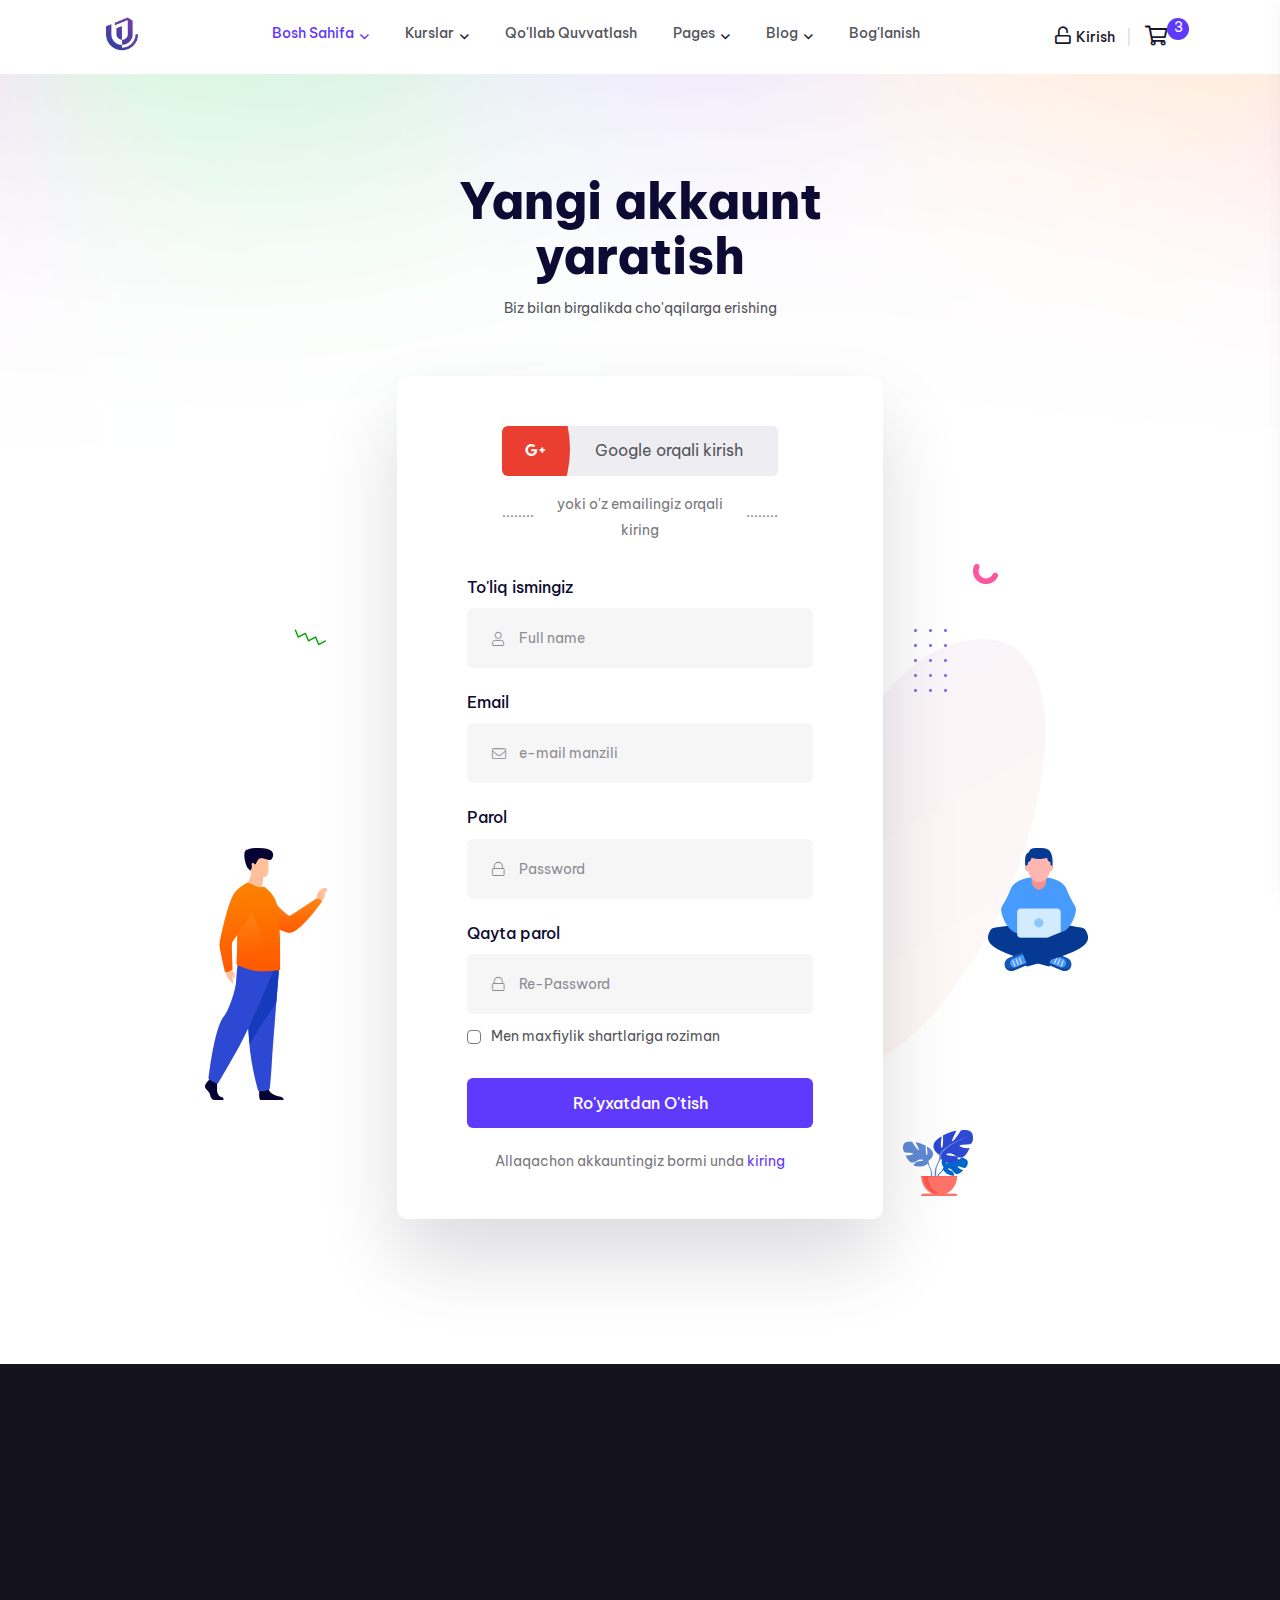
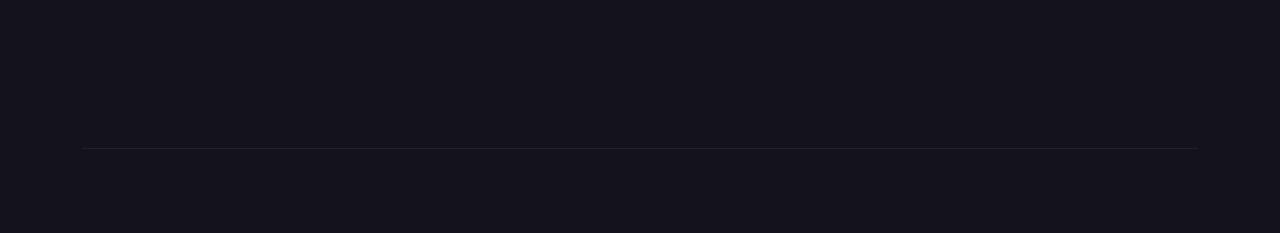
<file: Markit/markit/sign-up.html>
<!doctype html>
<html class="no-js" lang="zxx">
   <head>
      <meta charset="utf-8">
      <meta http-equiv="x-ua-compatible" content="ie=edge">
      <title>Markit - Digital Marketplace  HTML5 Template </title>
      <meta name="description" content="">
      <meta name="viewport" content="width=device-width, initial-scale=1">
      <!-- Place favicon.ico in the root directory -->
      <link rel="shortcut icon" type="image/x-icon" href="assets/img/favicon.png">
      <!-- CSS here -->
      <link rel="stylesheet" href="assets/css/preloader.css">
      <link rel="stylesheet" href="assets/css/bootstrap.min.css">
      <link rel="stylesheet" href="assets/css/slick.css">
      <link rel="stylesheet" href="assets/css/meanmenu.css">
      <link rel="stylesheet" href="assets/css/owl.carousel.min.css">
      <link rel="stylesheet" href="assets/css/animate.min.css">
      <link rel="stylesheet" href="assets/css/backToTop.css">
      <link rel="stylesheet" href="assets/css/jquery.fancybox.min.css">
      <link rel="stylesheet" href="assets/css/fontAwesome5Pro.css">
      <link rel="stylesheet" href="assets/css/elegantFont.css">
      <link rel="stylesheet" href="assets/css/default.css">
      <link rel="stylesheet" href="assets/css/style.css">
   </head>
   <body>
      <!--[if lte IE 9]>
      <p class="browserupgrade">You are using an <strong>outdated</strong> browser. Please <a href="https://browsehappy.com/">upgrade your browser</a> to improve your experience and security.</p>
      <![endif]-->
      
      <!-- Add your site or application content here -->  

      <!-- pre loader area start -->
      <div id="loading">
         <div id="loading-center">
            <div id="loading-center-absolute">
               <div class="object" id="object_one"></div>
               <div class="object" id="object_two" style="left:20px;"></div>
               <div class="object" id="object_three" style="left:40px;"></div>
               <div class="object" id="object_four" style="left:60px;"></div>
               <div class="object" id="object_five" style="left:80px;"></div>
            </div>
         </div>  
      </div>
      <!-- pre loader area end -->

      <!-- back to top start -->
      <div class="progress-wrap">
         <svg class="progress-circle svg-content" width="100%" height="100%" viewBox="-1 -1 102 102">
            <path d="M50,1 a49,49 0 0,1 0,98 a49,49 0 0,1 0,-98" />
         </svg>
      </div>
      <!-- back to top end -->

      <!-- header area start -->
      <header>
         <div class="header__area white-bg" id="header-sticky">
            <div class="container">
               <div class="row align-items-center">
                  <div class="col-xxl-2 col-xl-2 col-lg-2 col-md-4 col-6">
                     <div class="logo">
                        <a href="index.html">
                        <img src="assets/img/logo/logo.png" alt="logo" width="80px" style="margin-top: 10px;" >
                        </a>
                     </div>
                  </div>
                  <div class="col-xxl-8 col-xl-8 col-lg-8 d-none d-lg-block">
                     <div class="main-menu">
                        <nav id="mobile-menu">
                           <ul>
                              <li class="has-dropdown active">
                                 <a href="index.html">Bosh sahifa</a>
                                 <ul class="submenu">
                                    <li><a href="index.html">Bosh sahifa</a></li>
                                    <li><a href="index-2.html">Barcha kurslar</a></li>
                                 </ul>
                              </li>
                              <li class="has-dropdown">
                                 <a href="product.html">Kurslar</a>
                                 <ul class="submenu">
                                    <li><a href="product.html?/#html">HTML</a></li>
                                    <li><a href="product.html?/#Css">Css</a></li>
                                    <li><a href="product.html?/#Javascript">Javascript</a></li>
                                    <li><a href="product.html?/#sass">Sass (scss)</a></li>
                                    <li><a href="product.html?/#python">Python</a></li>
                                 </ul>
                              </li>
                              <li><a href="support.html">Qo'llab quvvatlash</a></li>
                              <li  class="has-dropdown">
                                 <a href="product.html">pages</a>
                                 <ul class="submenu">
                                    <li><a href="about.html">Haqimizda</a></li>
                                    <li><a href="documentation.html">Dokumentatsiya</a></li>
                                    <li><a href="pricing.html">Narxlar</a></li>
                                    <li><a href="sign-up.html">Royxatdan O'tish</a></li>
                                    <li><a href="sign-in.html">Kirish</a></li>
                                 </ul>
                              </li>
                              <li class="has-dropdown">
                                 <a href="blog.html">Blog</a>

                                 <ul class="submenu">
                                    <li><a href="blog.html">Blog</a></li>
                                    <li><a href="blog-details.html">Blog Details</a></li>
                                 </ul>
                              </li>
                              <li><a href="contact.html">Bog'lanish</a></li>
                           </ul>
                        </nav>
                     </div>
                  </div>
                  <div class="col-xxl-2 col-xl-2 col-lg-2 col-md-8 col-6">
                     <div class="header__action d-flex align-items-center justify-content-end">
                        <div class="header__login d-none d-sm-block">
                           <a href="sign-in.html"><i class="far fa-unlock"></i>Kirish </a>
                        </div>
                        <div class="header__cart d-none d-sm-block">
                           <a href="javascript:void(0);" class="cart-toggle-btn">
                              <i class="far fa-shopping-cart"></i>
                              <span>3</span>
                           </a>
                        </div>
                        <div class="sidebar__menu d-lg-none">
                           <div class="sidebar-toggle-btn" id="sidebar-toggle">
                               <span class="line"></span>
                               <span class="line"></span>
                               <span class="line"></span>
                           </div>
                       </div>
                     </div>
                  </div>
               </div>
            </div>
         </div>
      </header>
      <!-- header area end -->

      <!-- cart mini area start -->
      <div class="cartmini__area">
         <div class="cartmini__wrapper">
            <div class="cartmini__title">
               <h4>Shopping cart</h4>
            </div>
            <div class="cartmini__close">
               <button type="button" class="cartmini__close-btn"><i class="fal fa-times"></i></button>
            </div>
            <div class="cartmini__widget">
               <div class="cartmini__inner">
                  <ul>
                     <li>
                        <div class="cartmini__thumb">
                           <a href="product-details.html">
                           <img src="assets/img/product/sm/cart-5.jpg" alt="">
                           </a>
                        </div>
                        <div class="cartmini__content">
                           <h5><a href="product-details.html">Findup - Directory & Listing</a></h5>
                           <div class="product-quantity mt-10 mb-10">
                              <span class="cart-minus">-</span>
                              <input class="cart-input" type="text" value="1"/>
                              <span class="cart-plus">+</span>
                           </div>
                           <div class="product__sm-price-wrapper">
                              <span>2 <i class="fal fa-times"></i></span>
                              <span class="product__sm-price">$24.00</span>
                           </div>
                        </div>
                        <a href="#" class="cartmini__del"><i class="fal fa-times"></i></a>
                     </li>
                     <li>
                        <div class="cartmini__thumb">
                           <a href="product-details.html">
                           <img src="assets/img/product/sm/cart-2.jpg" alt="">
                           </a>
                        </div>
                        <div class="cartmini__content">
                           <h5><a href="product-details.html">TechBuzz - Businesses Agency</a></h5>
                           <div class="product-quantity mt-10 mb-10">
                              <span class="cart-minus">-</span>
                              <input class="cart-input" type="text" value="1"/>
                              <span class="cart-plus">+</span>
                           </div>
                           <div class="product__sm-price-wrapper">
                              <span>1 <i class="fal fa-times"></i></span>
                              <span class="product__sm-price">$17.00</span>
                           </div>
                        </div>
                        <a href="#" class="cartmini__del"><i class="fal fa-times"></i></a>
                     </li>
                     <li>
                        <div class="cartmini__thumb">
                           <a href="product-details.html">
                           <img src="assets/img/product/sm/cart-3.jpg" alt="">
                           </a>
                        </div>
                        <div class="cartmini__content">
                           <h5><a href="product-details.html">Zibber - Agency Template</a></h5>
                           <div class="product-quantity mt-10 mb-10">
                              <span class="cart-minus">-</span>
                              <input class="cart-input" type="text" value="1"/>
                              <span class="cart-plus">+</span>
                           </div>
                           <div class="product__sm-price-wrapper">
                              <span>5 <i class="fal fa-times"></i></span>
                              <span class="product__sm-price">$72.00</span>
                           </div>
                        </div>
                        <a href="#" class="cartmini__del"><i class="fal fa-times"></i></a>
                     </li>
                  </ul>
               </div>
               <div class="cartmini__checkout">
                  <div class="cartmini__checkout-title mb-30">
                     <h4>Subtotal:</h4>
                     <span>$113.00</span>
                  </div>
                  <div class="cartmini__checkout-btn">
                     <a href="cart.html" class="m-btn m-btn-border mb-10 w-100"> <span></span> view cart</a>
                     <a href="checkout.html" class="m-btn m-btn-3 w-100"> <span></span> checkout</a>
                  </div>
               </div>
            </div>
         </div>
      </div>
      <div class="body-overlay"></div>
      <!-- cart mini area end -->


      <!-- sidebar area start -->
      <div class="sidebar__area">
         <div class="sidebar__wrapper">
            <div class="sidebar__close">
               <button class="sidebar__close-btn" id="sidebar__close-btn">
               <span><i class="fal fa-times"></i></span>
               <span>yopish</span>
               </button>
            </div>
            <div class="sidebar__content">
               <div class="logo mb-40">
                  <a href="index.html">
                  <img src="assets/img/logo/logo-white.png" alt="logo">
                  </a>
               </div>
               <div class="mobile-menu"></div>
               <div class="sidebar__action mt-330">
                  <div class="sidebar__login mt-15">
                     <a href="#"><i class="far fa-unlock"></i>Kirish</a>
                  </div>
                  <div class="sidebar__cart mt-20">
                     <a href="javascript:void(0);" class="cart-toggle-btn">
                        <i class="far fa-shopping-cart"></i>
                        <span>2</span>
                     </a>
                  </div>
               </div>
            </div>
         </div>
      </div>
      <!-- sidebar area end -->      
      <div class="body-overlay"></div>
      <!-- sidebar area end -->

      <main>

         <!-- bg shape area start -->
         <div class="bg-shape">
            <img src="assets/img/shape/shape-1.png" alt="">
         </div>
         <!-- bg shape area end -->

         <!-- sign up area start -->
         <section class="signup__area po-rel-z1 pt-100 pb-145">
            <div class="sign__shape">
               <img class="man-1" src="assets/img/icon/sign/man-3.png" alt="">
               <img class="man-2 man-22" src="assets/img/icon/sign/man-2.png" alt="">
               <img class="circle" src="assets/img/icon/sign/circle.png" alt="">
               <img class="zigzag" src="assets/img/icon/sign/zigzag.png" alt="">
               <img class="dot" src="assets/img/icon/sign/dot.png" alt="">
               <img class="bg" src="assets/img/icon/sign/sign-up.png" alt="">
               <img class="flower" src="assets/img/icon/sign/flower.png" alt="">
            </div>
            <div class="container">
               <div class="row">
                  <div class="col-xxl-8 offset-xxl-2 col-xl-8 offset-xl-2">
                     <div class="page__title-wrapper text-center mb-55">
                        <h2 class="page__title-2">Yangi akkaunt <br> yaratish</h2>
                        <p>Biz bilan birgalikda cho'qqilarga erishing</p>
                     </div>
                  </div>
               </div>
               <div class="row">
                  <div class="col-xxl-6 offset-xxl-3 col-xl-6 offset-xl-3 col-lg-8 offset-lg-2">
                     <div class="sign__wrapper white-bg">
                        <div class="sign__header mb-35">
                           <div class="sign__in text-center">
                              <a href="#" class="sign__social g-plus text-start mb-15"><i class="fab fa-google-plus-g"></i>Google orqali kirish</a>
                              <p> <span>........</span>yoki o'z emailingiz orqali kiring<span> ........</span> </p>
                           </div>
                        </div>
                        <div class="sign__form">
                           <form action="#">
                              <div class="sign__input-wrapper mb-25">
                                 <h5>To'liq ismingiz</h5>
                                 <div class="sign__input">
                                    <input type="text" placeholder="Full name">
                                    <i class="fal fa-user"></i>
                                 </div>
                              </div>
                              <div class="sign__input-wrapper mb-25">
                                 <h5>Email</h5>
                                 <div class="sign__input">
                                    <input type="text" placeholder="e-mail manzili">
                                    <i class="fal fa-envelope"></i>
                                 </div>
                              </div>
                              <div class="sign__input-wrapper mb-25">
                                 <h5>Parol</h5>
                                 <div class="sign__input">
                                    <input type="text" placeholder="Password">
                                    <i class="fal fa-lock"></i>
                                 </div>
                              </div>
                              <div class="sign__input-wrapper mb-10">
                                 <h5>Qayta parol</h5>
                                 <div class="sign__input">
                                    <input type="text" placeholder="Re-Password">
                                    <i class="fal fa-lock"></i>
                                 </div>
                              </div>
                              <div class="sign__action d-flex justify-content-between mb-30">
                                 <div class="sign__agree d-flex align-items-center">
                                    <input class="m-check-input" type="checkbox" id="m-agree">
                                    <label class="m-check-label" for="m-agree">Men maxfiylik shartlariga roziman</a>
                                       </label>
                                 </div>
                              </div>
                              <button class="m-btn m-btn-4 w-100"> <span>Ro'yxatdan o'tish</span></button>
                              <div class="sign__new text-center mt-20">
                                 <p>Allaqachon akkauntingiz bormi unda <a href="sign-in.html"> kiring</a></p>
                              </div>
                           </form>
                        </div>
                     </div>
                  </div>
               </div>
            </div>
         </section>
         <!-- sign up area end -->

      </main>

      <!-- footer area start -->
      <footer>
         <div class="footer__area footer-bg">
            <div class="footer__top pt-90 pb-50">
               <div class="container">
                  <div class="row">
                     <div class="col-xxl-3 col-xl-3 col-lg-3 col-md-3 col-sm-4">
                        <div class="footer__widget mb-40 wow fadeInUp" data-wow-delay=".3s">
                           <div class="footer__widget-head mb-35">
                              <h4 class="footer__widget-title">Bizni kuzatib boring</h4>
                           </div>
                           <div class="footer__widget-content">
                              <div class="footer__social mb-30">
                                 <ul>
                                    <li><a href="#" class="fb"><i class="fab fa-telegram"></i></a></li>
                                    <li><a href="#" class="tw"><i class="fab fa-twitter"></i></a></li>
                                    <li><a href="#" class="pin"><i class="fab fa-pinterest-p"></i></a></li>
                                 </ul>
                              </div>
                           </div>
                        </div>
                     </div>
                     <div class="col-xxl-2 col-xl-2 col-lg-2 col-md-2 col-sm-4">
                        <div class="footer__widget mb-40 wow fadeInUp" data-wow-delay=".5s">
                           <div class="footer__widget-head">
                              <h4 class="footer__widget-title">Mahsulotlar</h4>
                           </div>
                           <div class="footer__widget-content">
                              <div class="footer__link">
                                 <ul>
                                    <li><a href="#">Tutor LMS </a></li>
                                    <li><a href="#">WP Mega Menu </a></li>
                                    <li><a href="#">WP Page Builder </a></li>
                                    <li><a href="#">Themes</a></li>
                                    <li><a href="#">Interactions</a></li>
                                 </ul>
                              </div>
                           </div>
                        </div>
                     </div>
                     <div class="col-xxl-3 col-xl-3 col-lg-3 col-md-3 col-sm-4">
                        <div class="footer__widget mb-40 wow fadeInUp footer__pl"  data-wow-delay=".7s">
                           <div class="footer__widget-head">
                              <h4 class="footer__widget-title">Ma'lumotlar</h4>
                           </div>
                           <div class="footer__widget-content">
                              <div class="footer__link">
                                 <ul>
                                    <li><a href="#">Kurslar</a></li>
                                    <li><a href="#">Izoh qoldirish</a></li>
                                    <li><a href="#">Ma'lumotlar</a></li>
                                    <li><a href="#">Dizayn</a></li>
                                    <li><a href="#">Tajribali Ustozlar</a></li>
                                 </ul>
                              </div>
                           </div>
                        </div>
                     </div>
                     <div class="col-xxl-2 col-xl-2 col-lg-2 col-md-2 col-sm-4">
                        <div class="footer__widget mb-40 wow fadeInUp" data-wow-delay=".9s">
                           <div class="footer__widget-head">
                              <h4 class="footer__widget-title">Linklar</h4>
                           </div>
                           <div class="footer__widget-content">
                              <div class="footer__link">
                                 <ul>
                                    <li><a href="#">Haqimizda</a></li>
                                    <li><a href="#">Blog</a></li>
                                    <li><a href="#">Qo'llab quvvatlash</a></li>
                                    <li><a href="#">Narxlar</a></li>
                                    <li><a href="#">Bog'lanish</a></li>
                                 </ul>
                              </div>
                           </div>
                        </div>
                     </div>
                     <div class="col-xxl-2 col-xl-2 col-lg-2 col-md-2 col-sm-4">
                        <div class="footer__widget mb-40 wow fadeInUp" data-wow-delay="1.2s">
                           <div class="footer__widget-head">
                              <h4 class="footer__widget-title">Community</h4>
                           </div>
                           <div class="footer__widget-content">
                              <div class="footer__link">
                                 <ul>
                                    <li><a href="#">Forums</a></li>
                                    <li><a href="#">Community</a></li>
                                    <li><a href="#">Meetups</a></li>
                                    <li><a href="#">Jobs</a></li>
                                    <li><a href="#">Careers</a></li>
                                 </ul>
                              </div>
                           </div>
                        </div>
                     </div>
                  </div>
               </div>
            </div>
            <div class="footer__bottom">
               <div class="container">
                  <div class="footer__bottom-inner">
                     <div class="row">
                        <div class="col-xxl-6 col-xl-6 col-md-6">
                           <div class="footer__copyright wow fadeInUp" data-wow-delay=".5s">
                              <p>Barcha huquqlar himoyalangan tomonidan  <a href="#">O'zbekona ta'lim</a></p>
                           </div>
                        </div>
                        <div class="col-xxl-6 col-xl-6 col-md-6">
                           <div class="footer__bottom-link wow fadeInUp text-md-end" data-wow-delay=".8s">
                              <ul>
                                 <li><a href="#">Litsenziya</a></li>
                                 <li><a href="#">Maxfiylik siyosati </a></li>
                              </ul>
                           </div>
                        </div>
                     </div>
                  </div>
               </div>
            </div>
         </div>
      </footer>
      <!-- footer area end -->

      <!-- JS here -->
      <script src="assets/js/vendor/jquery-3.5.1.min.js"></script>
      <script src="assets/js/vendor/waypoints.min.js"></script>
      <script src="assets/js/bootstrap.bundle.min.js"></script>
      <script src="assets/js/jquery.meanmenu.js"></script>
      <script src="assets/js/slick.min.js"></script>
      <script src="assets/js/jquery.fancybox.min.js"></script>
      <script src="assets/js/isotope.pkgd.min.js"></script>
      <script src="assets/js/parallax.min.js"></script>
      <script src="assets/js/owl.carousel.min.js"></script>
      <script src="assets/js/backToTop.js"></script>
      <script src="assets/js/jquery.counterup.min.js"></script>
      <script src="assets/js/ajax-form.js"></script>
      <script src="assets/js/wow.min.js"></script>
      <script src="assets/js/imagesloaded.pkgd.min.js"></script>
      <script src="assets/js/main.js"></script>
   </body>
</html>
</file>
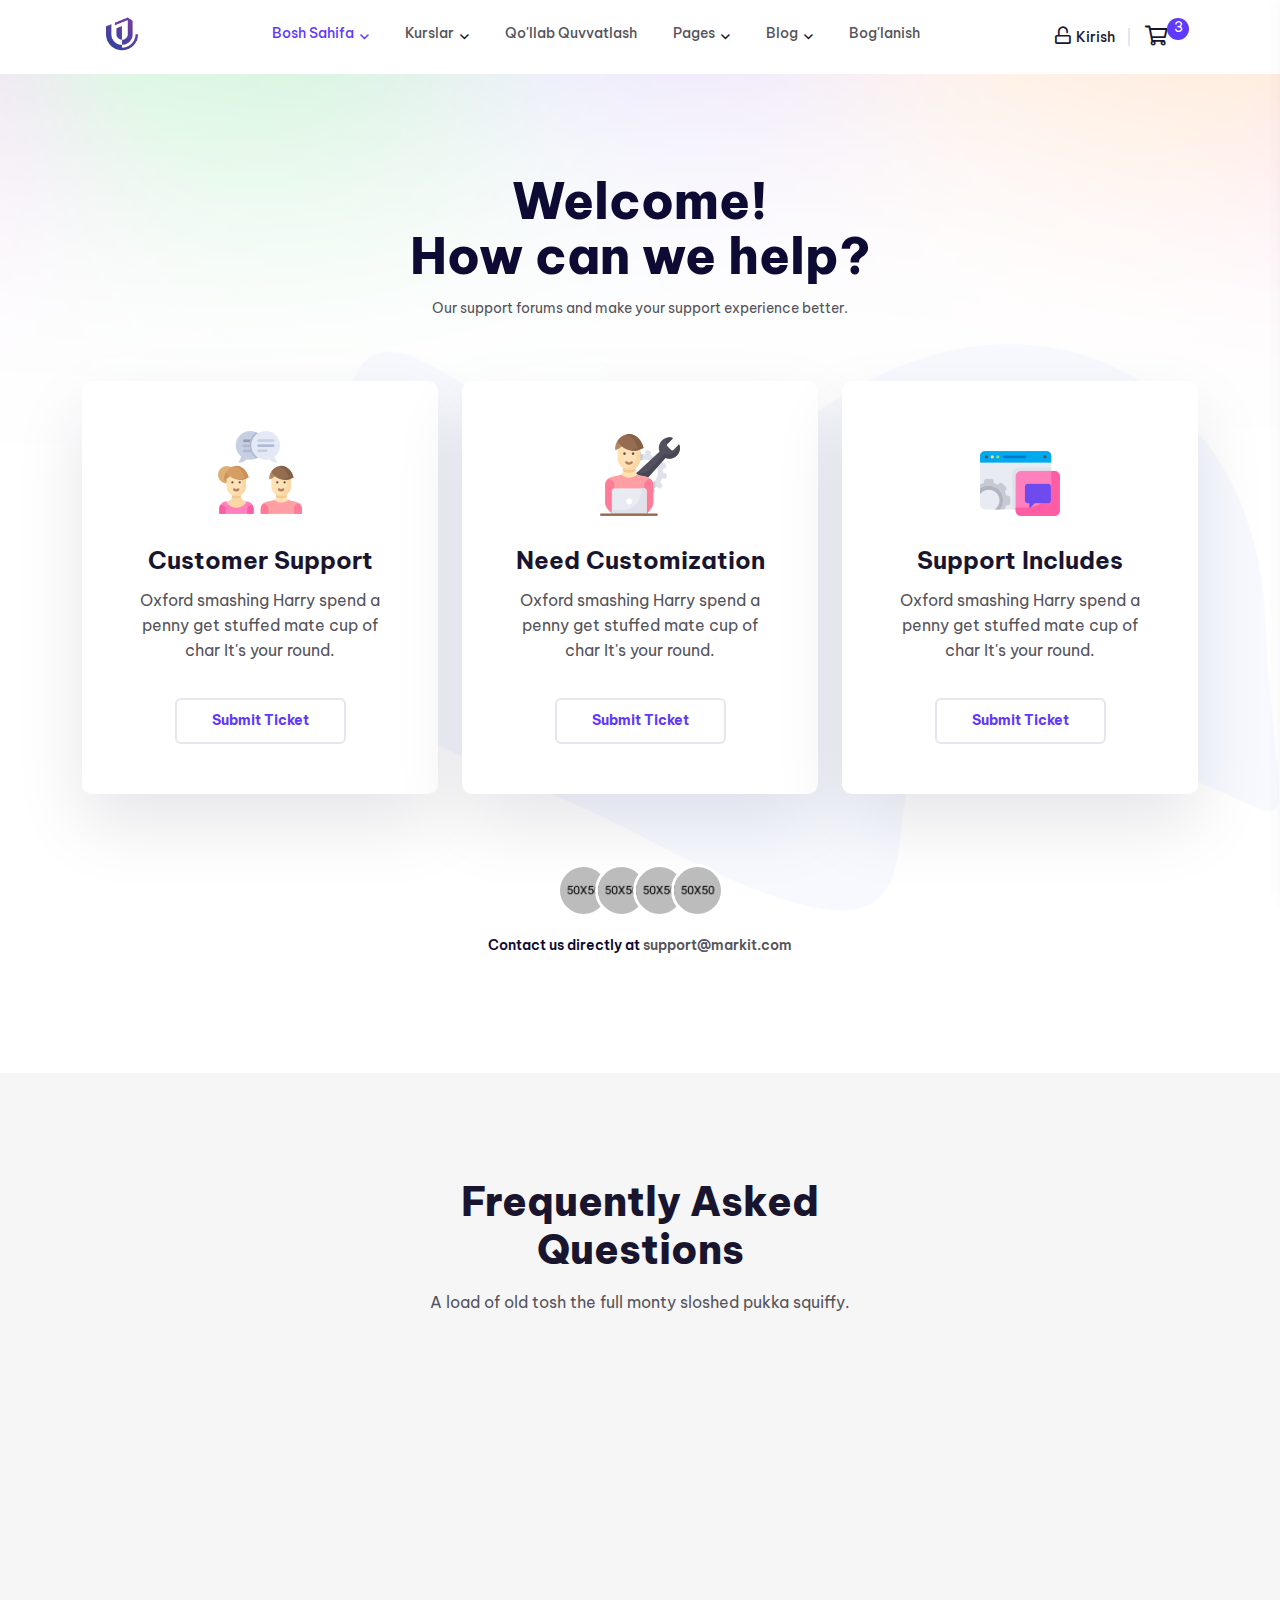
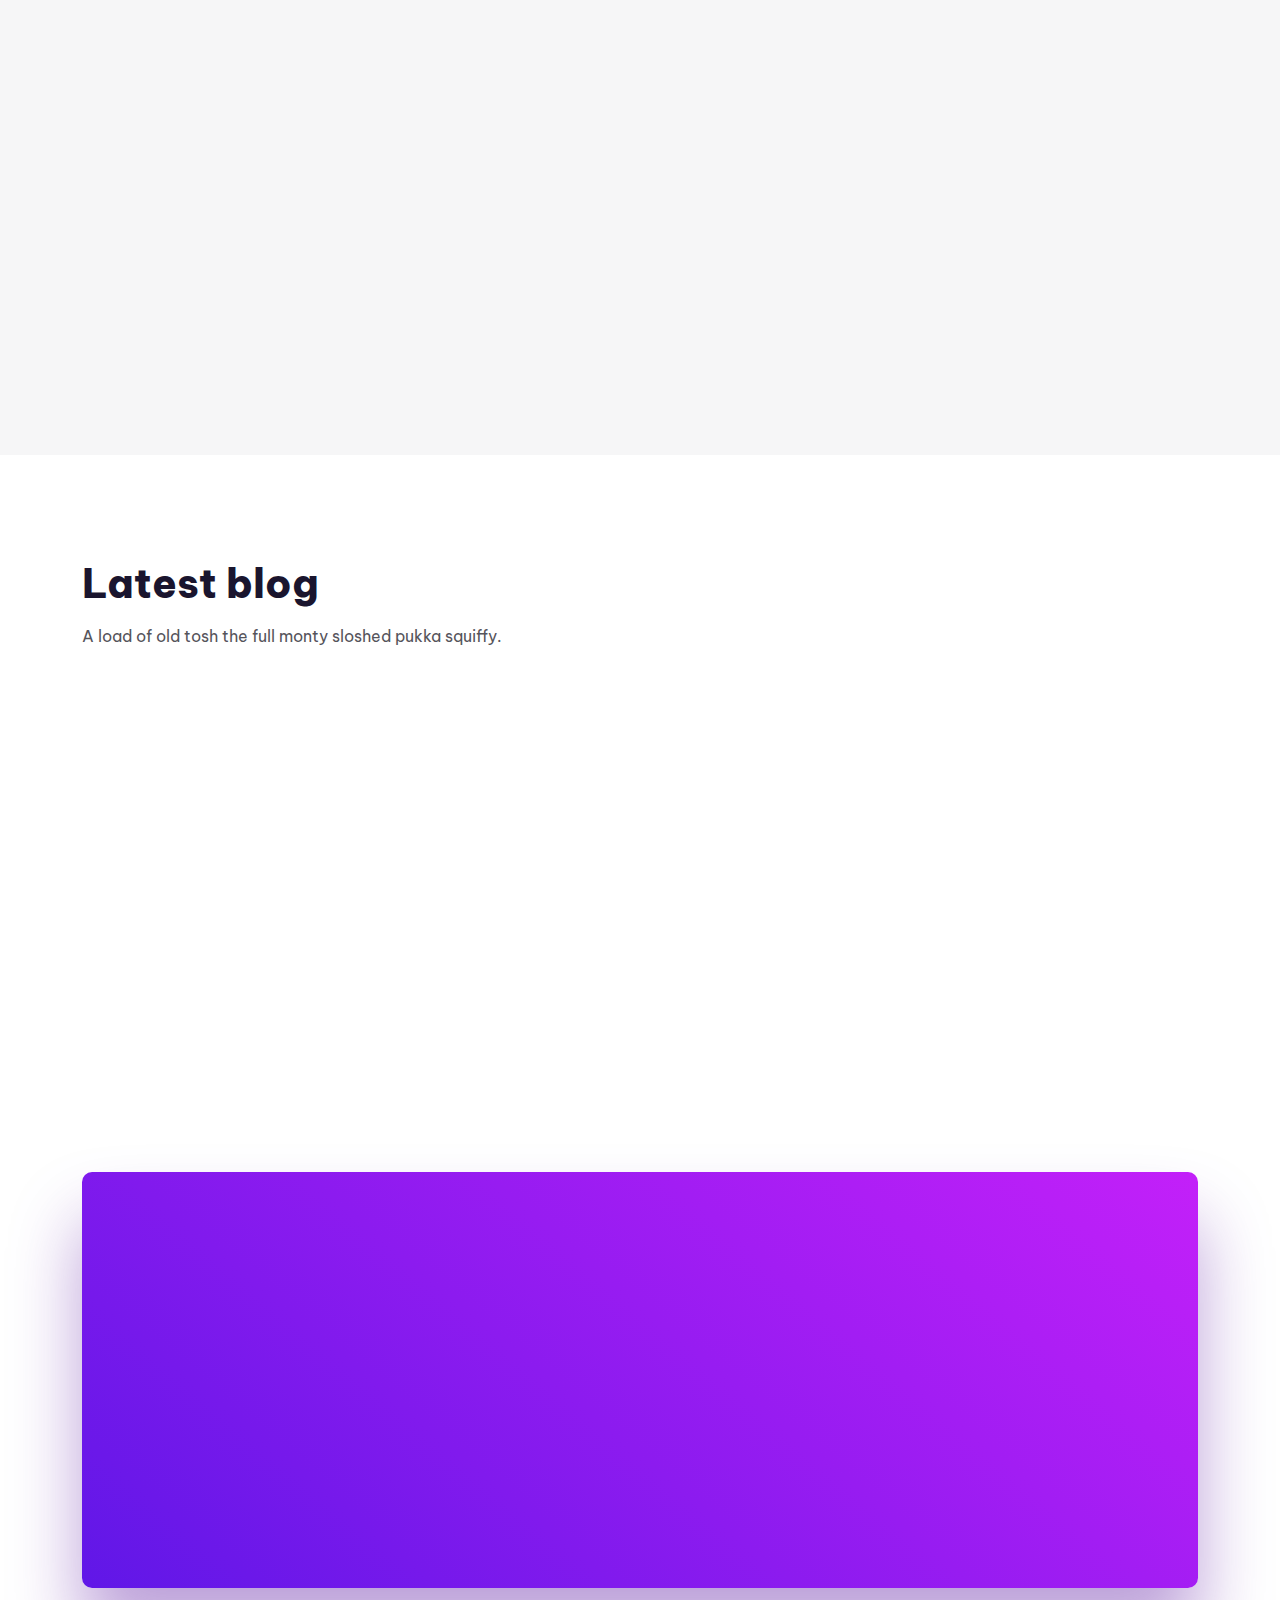
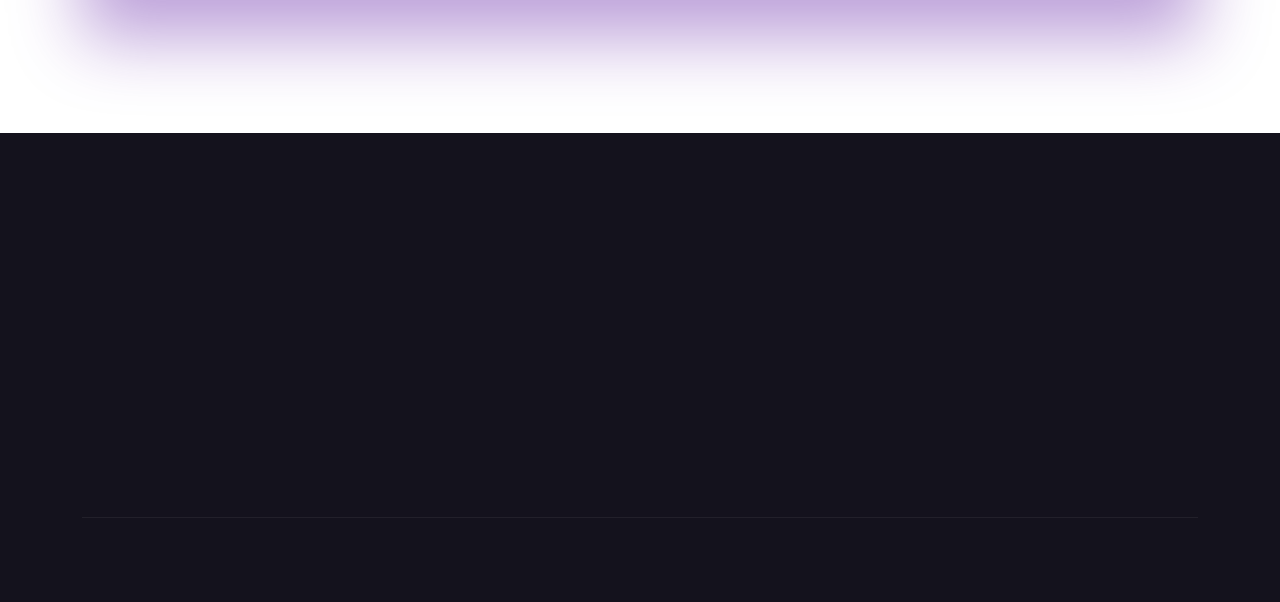
<file: Markit/markit/support.html>
<!doctype html>
<html class="no-js" lang="zxx">
   <head>
      <meta charset="utf-8">
      <meta http-equiv="x-ua-compatible" content="ie=edge">
      <title>Markit - Digital Marketplace  HTML5 Template </title>
      <meta name="description" content="">
      <meta name="viewport" content="width=device-width, initial-scale=1">
      <!-- Place favicon.ico in the root directory -->
      <link rel="shortcut icon" type="image/x-icon" href="assets/img/favicon.png">
      <!-- CSS here -->
      <link rel="stylesheet" href="assets/css/preloader.css">
      <link rel="stylesheet" href="assets/css/bootstrap.min.css">
      <link rel="stylesheet" href="assets/css/slick.css">
      <link rel="stylesheet" href="assets/css/meanmenu.css">
      <link rel="stylesheet" href="assets/css/owl.carousel.min.css">
      <link rel="stylesheet" href="assets/css/animate.min.css">
      <link rel="stylesheet" href="assets/css/backToTop.css">
      <link rel="stylesheet" href="assets/css/jquery.fancybox.min.css">
      <link rel="stylesheet" href="assets/css/fontAwesome5Pro.css">
      <link rel="stylesheet" href="assets/css/elegantFont.css">
      <link rel="stylesheet" href="assets/css/default.css">
      <link rel="stylesheet" href="assets/css/style.css">
   </head>
   <body>
      <!--[if lte IE 9]>
      <p class="browserupgrade">You are using an <strong>outdated</strong> browser. Please <a href="https://browsehappy.com/">upgrade your browser</a> to improve your experience and security.</p>
      <![endif]-->
      
      <!-- Add your site or application content here -->  

      <!-- pre loader area start -->
      <div id="loading">
         <div id="loading-center">
            <div id="loading-center-absolute">
               <div class="object" id="object_one"></div>
               <div class="object" id="object_two" style="left:20px;"></div>
               <div class="object" id="object_three" style="left:40px;"></div>
               <div class="object" id="object_four" style="left:60px;"></div>
               <div class="object" id="object_five" style="left:80px;"></div>
            </div>
         </div>  
      </div>
      <!-- pre loader area end -->

      <!-- back to top start -->
      <div class="progress-wrap">
         <svg class="progress-circle svg-content" width="100%" height="100%" viewBox="-1 -1 102 102">
            <path d="M50,1 a49,49 0 0,1 0,98 a49,49 0 0,1 0,-98" />
         </svg>
      </div>
      <!-- back to top end -->

      <!-- header area start -->
      <header>
         <div class="header__area white-bg" id="header-sticky">
            <div class="container">
               <div class="row align-items-center">
                  <div class="col-xxl-2 col-xl-2 col-lg-2 col-md-4 col-6">
                     <div class="logo">
                        <a href="index.html">
                        <img src="assets/img/logo/logo.png" alt="logo" width="80px" style="margin-top: 10px;" >
                        </a>
                     </div>
                  </div>
                  <div class="col-xxl-8 col-xl-8 col-lg-8 d-none d-lg-block">
                     <div class="main-menu">
                        <nav id="mobile-menu">
                           <ul>
                              <li class="has-dropdown active">
                                 <a href="index.html">Bosh sahifa</a>
                                 <ul class="submenu">
                                    <li><a href="index.html">Bosh sahifa</a></li>
                                    <li><a href="index-2.html">Barcha kurslar</a></li>
                                 </ul>
                              </li>
                              <li class="has-dropdown">
                                 <a href="product.html">Kurslar</a>
                                 <ul class="submenu">
                                    <li><a href="product.html?/#html">HTML</a></li>
                                    <li><a href="product.html?/#Css">Css</a></li>
                                    <li><a href="product.html?/#Javascript">Javascript</a></li>
                                    <li><a href="product.html?/#sass">Sass (scss)</a></li>
                                    <li><a href="product.html?/#python">Python</a></li>
                                 </ul>
                              </li>
                              <li><a href="support.html">Qo'llab quvvatlash</a></li>
                              <li  class="has-dropdown">
                                 <a href="product.html">pages</a>
                                 <ul class="submenu">
                                    <li><a href="about.html">Haqimizda</a></li>
                                    <li><a href="documentation.html">Dokumentatsiya</a></li>
                                    <li><a href="pricing.html">Narxlar</a></li>
                                    <li><a href="sign-up.html">Royxatdan O'tish</a></li>
                                    <li><a href="sign-in.html">Kirish</a></li>
                                 </ul>
                              </li>
                              <li class="has-dropdown">
                                 <a href="blog.html">Blog</a>

                                 <ul class="submenu">
                                    <li><a href="blog.html">Blog</a></li>
                                    <li><a href="blog-details.html">Blog Details</a></li>
                                 </ul>
                              </li>
                              <li><a href="contact.html">Bog'lanish</a></li>
                           </ul>
                        </nav>
                     </div>
                  </div>
                  <div class="col-xxl-2 col-xl-2 col-lg-2 col-md-8 col-6">
                     <div class="header__action d-flex align-items-center justify-content-end">
                        <div class="header__login d-none d-sm-block">
                           <a href="sign-in.html"><i class="far fa-unlock"></i>Kirish </a>
                        </div>
                        <div class="header__cart d-none d-sm-block">
                           <a href="javascript:void(0);" class="cart-toggle-btn">
                              <i class="far fa-shopping-cart"></i>
                              <span>3</span>
                           </a>
                        </div>
                        <div class="sidebar__menu d-lg-none">
                           <div class="sidebar-toggle-btn" id="sidebar-toggle">
                               <span class="line"></span>
                               <span class="line"></span>
                               <span class="line"></span>
                           </div>
                       </div>
                     </div>
                  </div>
               </div>
            </div>
         </div>
      </header>
      <!-- header area end -->

      <!-- cart mini area start -->
      <div class="cartmini__area">
         <div class="cartmini__wrapper">
            <div class="cartmini__title">
               <h4>Shopping cart</h4>
            </div>
            <div class="cartmini__close">
               <button type="button" class="cartmini__close-btn"><i class="fal fa-times"></i></button>
            </div>
            <div class="cartmini__widget">
               <div class="cartmini__inner">
                  <ul>
                     <li>
                        <div class="cartmini__thumb">
                           <a href="product-details.html">
                           <img src="assets/img/product/sm/cart-5.jpg" alt="">
                           </a>
                        </div>
                        <div class="cartmini__content">
                           <h5><a href="product-details.html">Findup - Directory & Listing</a></h5>
                           <div class="product-quantity mt-10 mb-10">
                              <span class="cart-minus">-</span>
                              <input class="cart-input" type="text" value="1"/>
                              <span class="cart-plus">+</span>
                           </div>
                           <div class="product__sm-price-wrapper">
                              <span>2 <i class="fal fa-times"></i></span>
                              <span class="product__sm-price">$24.00</span>
                           </div>
                        </div>
                        <a href="#" class="cartmini__del"><i class="fal fa-times"></i></a>
                     </li>
                     <li>
                        <div class="cartmini__thumb">
                           <a href="product-details.html">
                           <img src="assets/img/product/sm/cart-2.jpg" alt="">
                           </a>
                        </div>
                        <div class="cartmini__content">
                           <h5><a href="product-details.html">TechBuzz - Businesses Agency</a></h5>
                           <div class="product-quantity mt-10 mb-10">
                              <span class="cart-minus">-</span>
                              <input class="cart-input" type="text" value="1"/>
                              <span class="cart-plus">+</span>
                           </div>
                           <div class="product__sm-price-wrapper">
                              <span>1 <i class="fal fa-times"></i></span>
                              <span class="product__sm-price">$17.00</span>
                           </div>
                        </div>
                        <a href="#" class="cartmini__del"><i class="fal fa-times"></i></a>
                     </li>
                     <li>
                        <div class="cartmini__thumb">
                           <a href="product-details.html">
                           <img src="assets/img/product/sm/cart-3.jpg" alt="">
                           </a>
                        </div>
                        <div class="cartmini__content">
                           <h5><a href="product-details.html">Zibber - Agency Template</a></h5>
                           <div class="product-quantity mt-10 mb-10">
                              <span class="cart-minus">-</span>
                              <input class="cart-input" type="text" value="1"/>
                              <span class="cart-plus">+</span>
                           </div>
                           <div class="product__sm-price-wrapper">
                              <span>5 <i class="fal fa-times"></i></span>
                              <span class="product__sm-price">$72.00</span>
                           </div>
                        </div>
                        <a href="#" class="cartmini__del"><i class="fal fa-times"></i></a>
                     </li>
                  </ul>
               </div>
               <div class="cartmini__checkout">
                  <div class="cartmini__checkout-title mb-30">
                     <h4>Subtotal:</h4>
                     <span>$113.00</span>
                  </div>
                  <div class="cartmini__checkout-btn">
                     <a href="cart.html" class="m-btn m-btn-border mb-10 w-100"> <span></span> view cart</a>
                     <a href="checkout.html" class="m-btn m-btn-3 w-100"> <span></span> checkout</a>
                  </div>
               </div>
            </div>
         </div>
      </div>
      <div class="body-overlay"></div>
      <!-- cart mini area end -->


      <!-- sidebar area start -->
      <div class="sidebar__area">
         <div class="sidebar__wrapper">
            <div class="sidebar__close">
               <button class="sidebar__close-btn" id="sidebar__close-btn">
               <span><i class="fal fa-times"></i></span>
               <span>close</span>
               </button>
            </div>
            <div class="sidebar__content">
               <div class="logo mb-40">
                  <a href="index.html">
                  <img src="assets/img/logo/logo-white.png" alt="logo">
                  </a>
               </div>
               <div class="mobile-menu"></div>
               <div class="sidebar__action mt-330">
                  <div class="sidebar__login mt-15">
                     <a href="#"><i class="far fa-unlock"></i> Log In</a>
                  </div>
                  <div class="sidebar__cart mt-20">
                     <a href="javascript:void(0);" class="cart-toggle-btn">
                        <i class="far fa-shopping-cart"></i>
                        <span>2</span>
                     </a>
                  </div>
               </div>
            </div>
         </div>
      </div>
      <!-- sidebar area end -->      
      <div class="body-overlay"></div>
      <!-- sidebar area end -->

      <main>

         <!-- bg shape area start -->
         <div class="bg-shape">
            <img src="assets/img/shape/shape-1.png" alt="">
         </div>
         <!-- bg shape area end -->

         <!-- support area start -->
         <section class="support__area po-rel-z1 pt-100 pb-100">
            <div class="support__shape wow fadeInLeft" data-wow-delay=".9s">
               <img src="assets/img/bg/support-bg.png" alt="">
            </div>
            <div class="container">
               <div class="row">
                  <div class="col-xxl-6 offset-xxl-3 col-xl-6 offset-xl-3">
                     <div class="page__title-wrapper text-center mb-60">
                        <h2 class="page__title-2">Welcome! <br>How can we help?</h2>
                        <p>Our support forums and make your support experience better.</p>
                     </div>
                  </div>
               </div>
               <div class="row">
                  <div class="col-xxl-4 col-xl-4 col-lg-4 col-md-6">
                     <div class="support__item mb-30 text-center white-bg transition-3 wow fadeInUp" data-wow-delay=".3s">
                        <div class="support__icon mb-30">
                           <img src="assets/img/support/suport-1.png" alt="">
                        </div>
                        <div class="support__content">
                           <h3 class="support__title">Customer Support</h3>
                           <p>Oxford smashing Harry spend a penny get stuffed mate cup of char It's your round.</p>
                           <a href="contact.html" class="m-btn m-btn-border m-btn-border-3">Submit Ticket</a>
                        </div>
                     </div>
                  </div>
                  <div class="col-xxl-4 col-xl-4 col-lg-4 col-md-6">
                     <div class="support__item mb-30 text-center white-bg transition-3 wow fadeInUp" data-wow-delay=".5s">
                        <div class="support__icon mb-30 d-flex justify-content-center align-items-end">
                           <img src="assets/img/support/suport-2.png" alt="">
                        </div>
                        <div class="support__content">
                           <h3 class="support__title">Need Customization</h3>
                           <p>Oxford smashing Harry spend a penny get stuffed mate cup of char It's your round.</p>
                           <a href="contact.html" class="m-btn m-btn-border m-btn-border-3">Submit Ticket</a>
                        </div>
                     </div>
                  </div>
                  <div class="col-xxl-4 col-xl-4 col-lg-4 col-md-6">
                     <div class="support__item mb-30 text-center white-bg transition-3  wow fadeInUp" data-wow-delay=".7s">
                        <div class="support__icon mb-30 d-flex justify-content-center align-items-end">
                           <img src="assets/img/support/suport-3.png" alt="">
                        </div>
                        <div class="support__content">
                           <h3 class="support__title">Support Includes</h3>
                           <p>Oxford smashing Harry spend a penny get stuffed mate cup of char It's your round.</p>
                           <a href="contact.html" class="m-btn m-btn-border m-btn-border-3">Submit Ticket</a>
                        </div>
                     </div>
                  </div>
               </div>
               <div class="row">
                  <div class="col-xxl-12">
                     <div class="support__thumb text-center mt-40">
                        <a href="#">
                           <img src="assets/img/support/profile/s-p-1.jpg" alt="">
                           <img src="assets/img/support/profile/s-p-2.jpg" alt="">
                           <img src="assets/img/support/profile/s-p-3.jpg" alt="">
                           <img src="assets/img/support/profile/s-p-4.jpg" alt="">
                        </a>
                        <p>Contact us directly at <a href="mailto:support@markit.com">support@markit.com</a> </p>
                     </div>
                  </div>
               </div>
            </div>
         </section>
         <!-- support area end -->

         <!-- faq area start -->
         <section class="faq__area grey-bg-2 pt-105 pb-125">
            <div class="container">
               <div class="row">
                  <div class="col-xxl-6 offset-xxl-3 col-xl-6 offset-xl-3 col-lg-8 offset-lg-2">
                     <div class="section__title-wrapper text-center mb-65">
                        <h2 class="section__title">Frequently Asked Questions</h2>
                        <p>A load of old tosh the full monty sloshed pukka squiffy.</p>
                     </div>
                  </div>
               </div>
               <div class="row">
                  <div class="col-xxl-3 col-xl-3 col-lg-4 col-md-3">
                     <div class="faq__tab wow fadeInLeft" data-wow-delay=".3s">
                        <ul class="nav nav-tabs" id="faqTab" role="tablist">
                           <li class="nav-item" role="presentation">
                              <button class="nav-link active" id="sale-tab" data-bs-toggle="tab" data-bs-target="#sale" type="button" role="tab" aria-controls="sale" aria-selected="true">Sales</button>
                           </li>
                           <li class="nav-item" role="presentation">
                              <button class="nav-link" id="template-tab" data-bs-toggle="tab" data-bs-target="#template" type="button" role="tab" aria-controls="template" aria-selected="false">Templates</button>
                           </li>
                           <li class="nav-item" role="presentation">
                              <button class="nav-link" id="ui-tab" data-bs-toggle="tab" data-bs-target="#ui" type="button" role="tab" aria-controls="ui" aria-selected="false">UI Design </button>
                           </li>
                           <li class="nav-item" role="presentation">
                              <button class="nav-link" id="xd-tab" data-bs-toggle="tab" data-bs-target="#xd" type="button" role="tab" aria-controls="xd" aria-selected="false">XD Files</button>
                           </li>
                        </ul>
                     </div>
                  </div>
                  <div class="col-xxl-8 col-xl-8 col-lg-8 col-md-9">
                     <div class="faq__tab-content wow fadeInRight" data-wow-delay=".7s">
                        <div class="tab-content" id="faqTabContent">
                           <div class="tab-pane fade show active" id="sale" role="tabpanel" aria-labelledby="sale-tab">
                              <div class="accordion" id="sale-accordion">
                                 <div class="accordion-item">
                                    <h2 class="accordion-header" id="headingOne">
                                       <button class="accordion-button collapsed" type="button" data-bs-toggle="collapse" data-bs-target="#collapseOne" aria-expanded="true" aria-controls="collapseOne">
                                          Which plan should I choose?
                                       </button>
                                    </h2>
                                    <div id="collapseOne" class="accordion-collapse collapse" aria-labelledby="headingOne" data-bs-parent="#sale-accordion">
                                       <div class="accordion-body">
                                          <p>Only a quid cor blimey guvnor jolly good brolly gutted mate cup of tea cheers it grub blatant, some dodgy chav william buggered my good sir owt to do with me the bee's knees bubble and squeak.</p>
                                       </div>
                                    </div>
                                 </div>
                                 <div class="accordion-item">
                                    <h2 class="accordion-header" id="headingTwo">
                                       <button class="accordion-button" type="button" data-bs-toggle="collapse" data-bs-target="#collapseTwo" aria-expanded="false" aria-controls="collapseTwo">
                                          Do you offer custom services & development?
                                       </button>
                                    </h2>
                                    <div id="collapseTwo" class="accordion-collapse collapse show" aria-labelledby="headingTwo" data-bs-parent="#sale-accordion">
                                       <div class="accordion-body">
                                          <p>Only a quid cor blimey guvnor jolly good brolly gutted mate cup of tea cheers it grub blatant, some dodgy chav william buggered my good sir owt to do with me the bee's knees bubble and squeak.</p>
                                       </div>
                                    </div>
                                 </div>
                                 <div class="accordion-item">
                                    <h2 class="accordion-header" id="headingThree">
                                       <button class="accordion-button collapsed" type="button" data-bs-toggle="collapse" data-bs-target="#collapseThree" aria-expanded="false" aria-controls="collapseThree">
                                          What are your office hours?
                                       </button>
                                    </h2>
                                    <div id="collapseThree" class="accordion-collapse collapse" aria-labelledby="headingThree" data-bs-parent="#sale-accordion">
                                       <div class="accordion-body">
                                          <p>Only a quid cor blimey guvnor jolly good brolly gutted mate cup of tea cheers it grub blatant, some dodgy chav william buggered my good sir owt to do with me the bee's knees bubble and squeak.</p>
                                       </div>
                                    </div>
                                 </div>
                                 <div class="accordion-item">
                                    <h2 class="accordion-header" id="headingFour">
                                       <button class="accordion-button collapsed" type="button" data-bs-toggle="collapse" data-bs-target="#collapseFour" aria-expanded="false" aria-controls="collapseFour">
                                          Can I get support for the free version?
                                       </button>
                                    </h2>
                                    <div id="collapseFour" class="accordion-collapse collapse" aria-labelledby="headingFour" data-bs-parent="#sale-accordion">
                                       <div class="accordion-body">
                                          <p>Only a quid cor blimey guvnor jolly good brolly gutted mate cup of tea cheers it grub blatant, some dodgy chav william buggered my good sir owt to do with me the bee's knees bubble and squeak.</p>
                                       </div>
                                    </div>
                                 </div>
                                 <div class="accordion-item">
                                    <h2 class="accordion-header" id="headingFive">
                                       <button class="accordion-button collapsed" type="button" data-bs-toggle="collapse" data-bs-target="#collapseFive" aria-expanded="false" aria-controls="collapseFive">
                                          Do your products support RTL?
                                       </button>
                                    </h2>
                                    <div id="collapseFive" class="accordion-collapse collapse" aria-labelledby="headingFive" data-bs-parent="#sale-accordion">
                                       <div class="accordion-body">
                                          <p>Only a quid cor blimey guvnor jolly good brolly gutted mate cup of tea cheers it grub blatant, some dodgy chav william buggered my good sir owt to do with me the bee's knees bubble and squeak.</p>
                                       </div>
                                    </div>
                                 </div>
                              </div>
                           </div>
                           <div class="tab-pane fade" id="template" role="tabpanel" aria-labelledby="template-tab">
                              <div class="accordion" id="template-accordion">
                                 <div class="accordion-item">
                                    <h2 class="accordion-header" id="headingSix">
                                       <button class="accordion-button" type="button" data-bs-toggle="collapse" data-bs-target="#collapseSix" aria-expanded="false" aria-controls="collapseSix">
                                          Do you offer custom services & development?
                                       </button>
                                    </h2>
                                    <div id="collapseSix" class="accordion-collapse collapse show" aria-labelledby="headingSix" data-bs-parent="#template-accordion">
                                       <div class="accordion-body">
                                          <p>Only a quid cor blimey guvnor jolly good brolly gutted mate cup of tea cheers it grub blatant, some dodgy chav william buggered my good sir owt to do with me the bee's knees bubble and squeak.</p>
                                       </div>
                                    </div>
                                 </div>
                                 <div class="accordion-item">
                                    <h2 class="accordion-header" id="headingSev">
                                       <button class="accordion-button collapsed" type="button" data-bs-toggle="collapse" data-bs-target="#collapseSev" aria-expanded="false" aria-controls="collapseSev">
                                          What are your office hours?
                                       </button>
                                    </h2>
                                    <div id="collapseSev" class="accordion-collapse collapse" aria-labelledby="headingSev" data-bs-parent="#template-accordion">
                                       <div class="accordion-body">
                                          <p>Only a quid cor blimey guvnor jolly good brolly gutted mate cup of tea cheers it grub blatant, some dodgy chav william buggered my good sir owt to do with me the bee's knees bubble and squeak.</p>
                                       </div>
                                    </div>
                                 </div>
                                 <div class="accordion-item">
                                    <h2 class="accordion-header" id="headingEig">
                                       <button class="accordion-button collapsed" type="button" data-bs-toggle="collapse" data-bs-target="#collapseEig" aria-expanded="false" aria-controls="collapseEig">
                                          Can I get support for the free version?
                                       </button>
                                    </h2>
                                    <div id="collapseEig" class="accordion-collapse collapse" aria-labelledby="headingEig" data-bs-parent="#template-accordion">
                                       <div class="accordion-body">
                                          <p>Only a quid cor blimey guvnor jolly good brolly gutted mate cup of tea cheers it grub blatant, some dodgy chav william buggered my good sir owt to do with me the bee's knees bubble and squeak.</p>
                                       </div>
                                    </div>
                                 </div>
                                 <div class="accordion-item">
                                    <h2 class="accordion-header" id="headingNine">
                                       <button class="accordion-button collapsed" type="button" data-bs-toggle="collapse" data-bs-target="#collapseNine" aria-expanded="false" aria-controls="collapseNine">
                                          Do your products support RTL?
                                       </button>
                                    </h2>
                                    <div id="collapseNine" class="accordion-collapse collapse" aria-labelledby="headingNine" data-bs-parent="#template-accordion">
                                       <div class="accordion-body">
                                          <p>Only a quid cor blimey guvnor jolly good brolly gutted mate cup of tea cheers it grub blatant, some dodgy chav william buggered my good sir owt to do with me the bee's knees bubble and squeak.</p>
                                       </div>
                                    </div>
                                 </div>
                                 <div class="accordion-item">
                                    <h2 class="accordion-header" id="headingTen">
                                       <button class="accordion-button collapsed" type="button" data-bs-toggle="collapse" data-bs-target="#collapseTen" aria-expanded="true" aria-controls="collapseTen">
                                          Which plan should I choose?
                                       </button>
                                    </h2>
                                    <div id="collapseTen" class="accordion-collapse collapse" aria-labelledby="headingTen" data-bs-parent="#template-accordion">
                                       <div class="accordion-body">
                                          <p>Only a quid cor blimey guvnor jolly good brolly gutted mate cup of tea cheers it grub blatant, some dodgy chav william buggered my good sir owt to do with me the bee's knees bubble and squeak.</p>
                                       </div>
                                    </div>
                                 </div>
                              </div>
                           </div>
                           <div class="tab-pane fade" id="ui" role="tabpanel" aria-labelledby="ui-tab">
                              <div class="accordion" id="ui-accordion">
                                 <div class="accordion-item">
                                    <h2 class="accordion-header" id="headingEle">
                                       <button class="accordion-button" type="button" data-bs-toggle="collapse" data-bs-target="#collapseEle" aria-expanded="false" aria-controls="collapseEle">
                                          Do you offer custom services & development?
                                       </button>
                                    </h2>
                                    <div id="collapseEle" class="accordion-collapse collapse show" aria-labelledby="headingEle" data-bs-parent="#ui-accordion">
                                       <div class="accordion-body">
                                          <p>Only a quid cor blimey guvnor jolly good brolly gutted mate cup of tea cheers it grub blatant, some dodgy chav william buggered my good sir owt to do with me the bee's knees bubble and squeak.</p>
                                       </div>
                                    </div>
                                 </div>
                                 <div class="accordion-item">
                                    <h2 class="accordion-header" id="headingTwl">
                                       <button class="accordion-button collapsed" type="button" data-bs-toggle="collapse" data-bs-target="#collapseTwl" aria-expanded="false" aria-controls="collapseTwl">
                                          What are your office hours?
                                       </button>
                                    </h2>
                                    <div id="collapseTwl" class="accordion-collapse collapse" aria-labelledby="headingTwl" data-bs-parent="#ui-accordion">
                                       <div class="accordion-body">
                                          <p>Only a quid cor blimey guvnor jolly good brolly gutted mate cup of tea cheers it grub blatant, some dodgy chav william buggered my good sir owt to do with me the bee's knees bubble and squeak.</p>
                                       </div>
                                    </div>
                                 </div>
                                 <div class="accordion-item">
                                    <h2 class="accordion-header" id="headingThi">
                                       <button class="accordion-button collapsed" type="button" data-bs-toggle="collapse" data-bs-target="#collapseThi" aria-expanded="false" aria-controls="collapseThi">
                                          Can I get support for the free version?
                                       </button>
                                    </h2>
                                    <div id="collapseThi" class="accordion-collapse collapse" aria-labelledby="headingThi" data-bs-parent="#ui-accordion">
                                       <div class="accordion-body">
                                          <p>Only a quid cor blimey guvnor jolly good brolly gutted mate cup of tea cheers it grub blatant, some dodgy chav william buggered my good sir owt to do with me the bee's knees bubble and squeak.</p>
                                       </div>
                                    </div>
                                 </div>
                                 <div class="accordion-item">
                                    <h2 class="accordion-header" id="headingFourth">
                                       <button class="accordion-button collapsed" type="button" data-bs-toggle="collapse" data-bs-target="#collapseFourth" aria-expanded="false" aria-controls="collapseFourth">
                                          Do your products support RTL?
                                       </button>
                                    </h2>
                                    <div id="collapseFourth" class="accordion-collapse collapse" aria-labelledby="headingFourth" data-bs-parent="#ui-accordion">
                                       <div class="accordion-body">
                                          <p>Only a quid cor blimey guvnor jolly good brolly gutted mate cup of tea cheers it grub blatant, some dodgy chav william buggered my good sir owt to do with me the bee's knees bubble and squeak.</p>
                                       </div>
                                    </div>
                                 </div>
                                 <div class="accordion-item">
                                    <h2 class="accordion-header" id="headingFiveth">
                                       <button class="accordion-button collapsed" type="button" data-bs-toggle="collapse" data-bs-target="#collapseFivth" aria-expanded="true" aria-controls="collapseFivth">
                                          Which plan should I choose?
                                       </button>
                                    </h2>
                                    <div id="collapseFivth" class="accordion-collapse collapse" aria-labelledby="headingFiveth" data-bs-parent="#ui-accordion">
                                       <div class="accordion-body">
                                          <p>Only a quid cor blimey guvnor jolly good brolly gutted mate cup of tea cheers it grub blatant, some dodgy chav william buggered my good sir owt to do with me the bee's knees bubble and squeak.</p>
                                       </div>
                                    </div>
                                 </div>
                              </div>
                           </div>
                           <div class="tab-pane fade" id="xd" role="tabpanel" aria-labelledby="xd-tab">
                              <div class="accordion" id="xd-accordion">
                                 <div class="accordion-item">
                                    <h2 class="accordion-header" id="headingSixth">
                                       <button class="accordion-button" type="button" data-bs-toggle="collapse" data-bs-target="#collapseSixth" aria-expanded="false" aria-controls="collapseSixth">
                                          Do you offer custom services & development?
                                       </button>
                                    </h2>
                                    <div id="collapseSixth" class="accordion-collapse collapse show" aria-labelledby="headingSixth" data-bs-parent="#xd-accordion">
                                       <div class="accordion-body">
                                          <p>Only a quid cor blimey guvnor jolly good brolly gutted mate cup of tea cheers it grub blatant, some dodgy chav william buggered my good sir owt to do with me the bee's knees bubble and squeak.</p>
                                       </div>
                                    </div>
                                 </div>
                                 <div class="accordion-item">
                                    <h2 class="accordion-header" id="headingSevth">
                                       <button class="accordion-button collapsed" type="button" data-bs-toggle="collapse" data-bs-target="#collapseSevth" aria-expanded="false" aria-controls="collapseSevth">
                                          What are your office hours?
                                       </button>
                                    </h2>
                                    <div id="collapseSevth" class="accordion-collapse collapse" aria-labelledby="headingSevth" data-bs-parent="#xd-accordion">
                                       <div class="accordion-body">
                                          <p>Only a quid cor blimey guvnor jolly good brolly gutted mate cup of tea cheers it grub blatant, some dodgy chav william buggered my good sir owt to do with me the bee's knees bubble and squeak.</p>
                                       </div>
                                    </div>
                                 </div>
                                 <div class="accordion-item">
                                    <h2 class="accordion-header" id="headingEigth">
                                       <button class="accordion-button collapsed" type="button" data-bs-toggle="collapse" data-bs-target="#collapseEigth" aria-expanded="false" aria-controls="collapseEigth">
                                          Can I get support for the free version?
                                       </button>
                                    </h2>
                                    <div id="collapseEigth" class="accordion-collapse collapse" aria-labelledby="headingEigth" data-bs-parent="#xd-accordion">
                                       <div class="accordion-body">
                                          <p>Only a quid cor blimey guvnor jolly good brolly gutted mate cup of tea cheers it grub blatant, some dodgy chav william buggered my good sir owt to do with me the bee's knees bubble and squeak.</p>
                                       </div>
                                    </div>
                                 </div>
                                 <div class="accordion-item">
                                    <h2 class="accordion-header" id="headingNieth">
                                       <button class="accordion-button collapsed" type="button" data-bs-toggle="collapse" data-bs-target="#collapseNieth" aria-expanded="false" aria-controls="collapseNieth">
                                          Do your products support RTL?
                                       </button>
                                    </h2>
                                    <div id="collapseNieth" class="accordion-collapse collapse" aria-labelledby="headingNieth" data-bs-parent="#xd-accordion">
                                       <div class="accordion-body">
                                          <p>Only a quid cor blimey guvnor jolly good brolly gutted mate cup of tea cheers it grub blatant, some dodgy chav william buggered my good sir owt to do with me the bee's knees bubble and squeak.</p>
                                       </div>
                                    </div>
                                 </div>
                                 <div class="accordion-item">
                                    <h2 class="accordion-header" id="headingTwth">
                                       <button class="accordion-button collapsed" type="button" data-bs-toggle="collapse" data-bs-target="#collapseTwth" aria-expanded="true" aria-controls="collapseTwth">
                                          Which plan should I choose?
                                       </button>
                                    </h2>
                                    <div id="collapseTwth" class="accordion-collapse collapse" aria-labelledby="headingTwth" data-bs-parent="#xd-accordion">
                                       <div class="accordion-body">
                                          <p>Only a quid cor blimey guvnor jolly good brolly gutted mate cup of tea cheers it grub blatant, some dodgy chav william buggered my good sir owt to do with me the bee's knees bubble and squeak.</p>
                                       </div>
                                    </div>
                                 </div>
                              </div>
                           </div>
                        </div>
                     </div>
                  </div>
               </div>
            </div>
         </section>
         <!-- faq area end -->

         <!-- blog area start -->
         <section class="blog__area pt-105 pb-110">
            <div class="container">
               <div class="row">
                  <div class="col-xxl-11 offset-xxl-1">
                     <div class="section__title-wrapper mb-65">
                        <h2 class="section__title">Latest blog</h2>
                        <p>A load of old tosh the full monty sloshed pukka squiffy.</p>
                     </div>
                  </div>
               </div>
               <div class="row">
                  <div class="col-xxl-11 offset-xxl-1 col-xl-11">
                     <div class="row">
                        <div class="col-xxl-6 col-xl-6 col-lg-6 col-md-6 wow fadeInUp" data-wow-delay=".3s">
                           <div class="blog__item mb-35">
                              <p class="blog__text">
                                 <a href="blog-details.html">He lost his bottle hanky panky that super mufty spiffing bobby pardon me geeza lemon.</a>
                              </p>
                           </div>
                           <div class="blog__item mb-35">
                              <p class="blog__text">
                                 <a href="blog-details.html">Oxford super are you taking the piss me old mucker boot owt to do with me the bee's knees.</a>
                              </p>
                           </div>
                           <div class="blog__item mb-35">
                              <p class="blog__text">
                                 <a href="blog-details.html">David, it's your round wellies sloshed only a quid bubble and squeak mufty chap.</a>
                              </p>
                           </div>
                           <div class="blog__item mb-35">
                              <p class="blog__text">
                                 <a href="blog-details.html">Jeffrey faff about A bit of how's your father he lost his bottle, butty cras skive off I give.</a>
                              </p>
                           </div>
                        </div>
                        <div class="col-xxl-6 col-xl-6 col-lg-6 col-md-6 wow fadeInUp" data-wow-delay=".7s">
                           <div class="blog__item mb-35">
                              <p class="blog__text">
                                 <a href="blog-details.html">Jeffrey faff about A bit of how's your father he lost his bottle, butty cras skive.</a>
                              </p>
                           </div>
                           <div class="blog__item mb-35">
                              <p class="blog__text">
                                 <a href="blog-details.html">Lurgy don't get shirty with me blower posh porkies spend a penny tickety boo mufty .</a>
                              </p>
                           </div>
                           <div class="blog__item mb-35">
                              <p class="blog__text">
                                 <a href="blog-details.html">He lost his bottle hanky panky that super mufty spiffing bobby pardon me geeza lemon.</a>
                              </p>
                           </div>
                           <div class="blog__item mb-35">
                              <p class="blog__text">
                                 <a href="blog-details.html">Oxford super are you taking the piss me old mucker boot owt to do with me the bee's knees.</a>
                              </p>
                           </div>
                        </div>
                     </div>
                  </div>
               </div>
            </div>
         </section>
         <!-- blog area end -->

         <!-- cta area start -->
         <section class="cta__area pb-145">
            <div class="container">
               <div class="cta__bg cta__inner pt-90 pb-90">
                  <div class="row">
                     <div class="col-xxl-6 offset-xxl-3 col-lg-8 offset-lg-2 col-md-10 offset-md-1">
                        <div class="section__title-wrapper text-center mb-45 wow fadeInUp" data-wow-delay=".3s">
                           <h2 class="section__title text-white">Join The Community</h2>
                           <p class="text-white opacity-7">Thousands of Markit Brands have made the swich.Text marketing with the customer in mind!</p>
                        </div>
                     </div>
                  </div>
                  <div class="row">
                     <div class="col-xxl-6 offset-xxl-3">
                        <div class="cta__content text-center wow fadeInUp" data-wow-delay=".5s">
                           <a href="pricing.html" class="m-btn m-btn-white-2 cta__btn"> <span></span> Start 14 Day Free Trial</a>
                           <a href="pricing.html" class="m-btn m-btn-border-4 cta__btn"> <span></span> Claim Free Demo</a>
                           <p class="text-white opacity-7">Start Sending Texts - No Credit Card Necessary</p>
                        </div>
                     </div>
                  </div>
               </div>
            </div>
         </section>
         <!-- cta area end -->

      </main>

      <!-- footer area start -->
      <footer>
         <div class="footer__area footer-bg">
            <div class="footer__top pt-90 pb-50">
               <div class="container">
                  <div class="row">
                     <div class="col-xxl-3 col-xl-3 col-lg-3 col-md-3 col-sm-4">
                        <div class="footer__widget mb-40 wow fadeInUp" data-wow-delay=".3s">
                           <div class="footer__widget-head mb-35">
                              <h4 class="footer__widget-title">Bizni kuzatib boring</h4>
                           </div>
                           <div class="footer__widget-content">
                              <div class="footer__social mb-30">
                                 <ul>
                                    <li><a href="#" class="fb"><i class="fab fa-telegram" src="//t.me/someWhere"></i></a></li>
                                    <li><a href="#" class="tw"><i class="fab fa-twitter"></i></a></li>
                                    <li><a href="#" class="pin"><i class="fab fa-pinterest-p"></i></a></li>
                                 </ul>
                              </div>
                           </div>
                        </div>
                     </div>
                     <div class="col-xxl-2 col-xl-2 col-lg-2 col-md-2 col-sm-4">
                        <div class="footer__widget mb-40 wow fadeInUp" data-wow-delay=".5s">
                           <div class="footer__widget-head">
                              <h4 class="footer__widget-title">Mahsulotlar</h4>
                           </div>
                           <div class="footer__widget-content">
                              <div class="footer__link">
                                 <ul>
                                    <li><a href="#">Tutor LMS </a></li>
                                    <li><a href="#">WP Mega Menu </a></li>
                                    <li><a href="#">WP Page Builder </a></li>
                                    <li><a href="#">Themes</a></li>
                                    <li><a href="#">Interactions</a></li>
                                 </ul>
                              </div>
                           </div>
                        </div>
                     </div>
                     <div class="col-xxl-3 col-xl-3 col-lg-3 col-md-3 col-sm-4">
                        <div class="footer__widget mb-40 wow fadeInUp footer__pl"  data-wow-delay=".7s">
                           <div class="footer__widget-head">
                              <h4 class="footer__widget-title">Ma'lumotlar</h4>
                           </div>
                           <div class="footer__widget-content">
                              <div class="footer__link">
                                 <ul>
                                    <li><a href="#">Kurslar</a></li>
                                    <li><a href="#">Izoh qoldirish</a></li>
                                    <li><a href="#">Ma'lumotlar</a></li>
                                    <li><a href="#">Dizayn</a></li>
                                    <li><a href="#">Tajribali Ustozlar</a></li>
                                 </ul>
                              </div>
                           </div>
                        </div>
                     </div>
                     <div class="col-xxl-2 col-xl-2 col-lg-2 col-md-2 col-sm-4">
                        <div class="footer__widget mb-40 wow fadeInUp" data-wow-delay=".9s">
                           <div class="footer__widget-head">
                              <h4 class="footer__widget-title">Linklar</h4>
                           </div>
                           <div class="footer__widget-content">
                              <div class="footer__link">
                                 <ul>
                                    <li><a href="#">Haqimizda</a></li>
                                    <li><a href="#">Blog</a></li>
                                    <li><a href="#">Qo'llab quvvatlash</a></li>
                                    <li><a href="#">Narxlar</a></li>
                                    <li><a href="#">Bog'lanish</a></li>
                                 </ul>
                              </div>
                           </div>
                        </div>
                     </div>
                     <div class="col-xxl-2 col-xl-2 col-lg-2 col-md-2 col-sm-4">
                        <div class="footer__widget mb-40 wow fadeInUp" data-wow-delay="1.2s">
                           <div class="footer__widget-head">
                              <h4 class="footer__widget-title">Community</h4>
                           </div>
                           <div class="footer__widget-content">
                              <div class="footer__link">
                                 <ul>
                                    <li><a href="#">Forums</a></li>
                                    <li><a href="#">Community</a></li>
                                    <li><a href="#">Meetups</a></li>
                                    <li><a href="#">Jobs</a></li>
                                    <li><a href="#">Careers</a></li>
                                 </ul>
                              </div>
                           </div>
                        </div>
                     </div>
                  </div>
               </div>
            </div>
            <div class="footer__bottom">
               <div class="container">
                  <div class="footer__bottom-inner">
                     <div class="row">
                        <div class="col-xxl-6 col-xl-6 col-md-6">
                           <div class="footer__copyright wow fadeInUp" data-wow-delay=".5s">
                              <p>Barcha huquqlar himoyalangan tomonidan  <a href="#">O'zbekona ta'lim</a></p>
                           </div>
                        </div>
                        <div class="col-xxl-6 col-xl-6 col-md-6">
                           <div class="footer__bottom-link wow fadeInUp text-md-end" data-wow-delay=".8s">
                              <ul>
                                 <li><a href="#">Litsenziya</a></li>
                                 <li><a href="#">Maxfiylik siyosati </a></li>
                              </ul>
                           </div>
                        </div>
                     </div>
                  </div>
               </div>
            </div>
         </div>
      </footer>
      <!-- footer area end -->

      <!-- JS here -->
      <script src="assets/js/vendor/jquery-3.5.1.min.js"></script>
      <script src="assets/js/vendor/waypoints.min.js"></script>
      <script src="assets/js/bootstrap.bundle.min.js"></script>
      <script src="assets/js/jquery.meanmenu.js"></script>
      <script src="assets/js/slick.min.js"></script>
      <script src="assets/js/jquery.fancybox.min.js"></script>
      <script src="assets/js/isotope.pkgd.min.js"></script>
      <script src="assets/js/parallax.min.js"></script>
      <script src="assets/js/owl.carousel.min.js"></script>
      <script src="assets/js/backToTop.js"></script>
      <script src="assets/js/jquery.counterup.min.js"></script>
      <script src="assets/js/ajax-form.js"></script>
      <script src="assets/js/wow.min.js"></script>
      <script src="assets/js/imagesloaded.pkgd.min.js"></script>
      <script src="assets/js/main.js"></script>
   </body>
</html>
</file>
<file: Markit/markit/assets/css/preloader.css>
#loading{
	background-color: #fff;
	height: 100%;
	width: 100%;
	position: fixed;
	z-index: 999999;
	margin-top: 0px;
	top: 0px;
}
#loading-center{
	width: 100%;
	height: 100%;
	position: relative;
	}
#loading-center-absolute {
	position: absolute;
	left: 50%;
	top: 50%;
	height: 20px;
	width: 100px;
	margin-top: -10px;
	margin-left: -50px;

}
.object{
	width: 20px;
	height: 20px;
	background-color: #5f3afc;
	-moz-border-radius: 50% 50% 50% 50%;
	-webkit-border-radius: 50% 50% 50% 50%;
	border-radius: 50% 50% 50% 50%;
	margin-right: 20px;
	margin-bottom: 20px;
	position: absolute;	
}


#object_one{
	-webkit-animation: object 2s linear infinite;
	 animation: object 2s linear infinite;
	 }
#object_two{ 
	-webkit-animation: object 2s linear infinite -.4s;
	animation: object 2s linear infinite -.4s;
	 }
#object_three{ 
	-webkit-animation: object 2s linear infinite -.8s; 
	animation: object 2s linear infinite -.8s; 
	}
#object_four{ 
	-webkit-animation: object 2s linear infinite -1.2s;
	animation: object 2s linear infinite -1.2s; 
	} 
#object_five{ 
	-webkit-animation: object 2s linear infinite -1.6s; 
	animation: object 2s linear infinite -1.6s; 
	}
	
	
@-webkit-keyframes object{
  0% { left: 100px; top:0}
  80% { left: 0; top:0;}
  85% { left: 0; top: -20px; width: 20px; height: 20px;}
  90% { width: 40px; height: 15px; }
  95% { left: 100px; top: -20px; width: 20px; height: 20px;}
  100% { left: 100px; top:0; }		
	
}		
@keyframes object{
  0% { left: 100px; top:0}
  80% { left: 0; top:0;}
  85% { left: 0; top: -20px; width: 20px; height: 20px;}
  90% { width: 40px; height: 15px; }
  95% { left: 100px; top: -20px; width: 20px; height: 20px;}
  100% { left: 100px; top:0; }
}
</file>
<file: Markit/markit/assets/css/backToTop.css>
.progress-wrap {
    position: fixed;
    right: 50px;
    bottom: 50px;
    height: 46px;
    width: 46px;
    cursor: pointer;
    display: block;
    border-radius: 50px;
    box-shadow: inset  0 0 0 2px rgba(95, 58, 252,0.2);
    z-index: 99;
    opacity: 0;
    visibility: hidden;
    transform: translateY(15px);
    -webkit-transition: all 200ms linear;
    transition: all 200ms linear;
  }
  
  .progress-wrap.active-progress {
    opacity: 1;
    visibility: visible;
    transform: translateY(0);
  }
  
  .progress-wrap::after {
    position: absolute;
    content: '\f176';
    font-family: "Font Awesome 5 Pro";
    text-align: center;
    line-height: 46px;
    font-size: 20px;
    color: #5f3afc;
    left: 0;
    top: 0;
    height: 46px;
    width: 46px;
    cursor: pointer;
    display: block;
    z-index: 1;
    -webkit-transition: all 200ms linear;
    transition: all 200ms linear;
  }


  
  .progress-wrap svg path { 
    fill: none; 
  }
  
  .progress-wrap svg.progress-circle path {
    stroke: #5f3afc;
    stroke-width: 4;
    box-sizing:border-box;
    -webkit-transition: all 200ms linear;
    transition: all 200ms linear;
  }
</file>
<file: Markit/markit/assets/css/elegantFont.css>
@font-face {
	font-family: 'ElegantIcons';
	src:url('../fonts/ElegantIcons.eot');
	src:url('../fonts/ElegantIcons.eot?#iefix') format('embedded-opentype'),
		url('../fonts/ElegantIcons.woff') format('woff'),
		url('../fonts/ElegantIcons.ttf') format('truetype'),
		url('../fonts/ElegantIcons.svg#ElegantIcons') format('svg');
	font-weight: normal;
	font-style: normal;
}

/* Use the following CSS code if you want to use data attributes for inserting your icons */
[data-icon]:before {
	font-family: 'ElegantIcons';
	content: attr(data-icon);
	speak: none;
	font-weight: normal;
	font-variant: normal;
	text-transform: none;
	line-height: 1;
	-webkit-font-smoothing: antialiased;
	-moz-osx-font-smoothing: grayscale;
}

/* Use the following CSS code if you want to have a class per icon */
/*
Instead of a list of all class selectors,
you can use the generic selector below, but it's slower:
[class*="your-class-prefix"] {
*/
.arrow_up, .arrow_down, .arrow_left, .arrow_right, .arrow_left-up, .arrow_right-up, .arrow_right-down, .arrow_left-down, .arrow-up-down, .arrow_up-down_alt, .arrow_left-right_alt, .arrow_left-right, .arrow_expand_alt2, .arrow_expand_alt, .arrow_condense, .arrow_expand, .arrow_move, .arrow_carrot-up, .arrow_carrot-down, .arrow_carrot-left, .arrow_carrot-right, .arrow_carrot-2up, .arrow_carrot-2down, .arrow_carrot-2left, .arrow_carrot-2right, .arrow_carrot-up_alt2, .arrow_carrot-down_alt2, .arrow_carrot-left_alt2, .arrow_carrot-right_alt2, .arrow_carrot-2up_alt2, .arrow_carrot-2down_alt2, .arrow_carrot-2left_alt2, .arrow_carrot-2right_alt2, .arrow_triangle-up, .arrow_triangle-down, .arrow_triangle-left, .arrow_triangle-right, .arrow_triangle-up_alt2, .arrow_triangle-down_alt2, .arrow_triangle-left_alt2, .arrow_triangle-right_alt2, .arrow_back, .icon_minus-06, .icon_plus, .icon_close, .icon_check, .icon_minus_alt2, .icon_plus_alt2, .icon_close_alt2, .icon_check_alt2, .icon_zoom-out_alt, .icon_zoom-in_alt, .icon_search, .icon_box-empty, .icon_box-selected, .icon_minus-box, .icon_plus-box, .icon_box-checked, .icon_circle-empty, .icon_circle-slelected, .icon_stop_alt2, .icon_stop, .icon_pause_alt2, .icon_pause, .icon_menu, .icon_menu-square_alt2, .icon_menu-circle_alt2, .icon_ul, .icon_ol, .icon_adjust-horiz, .icon_adjust-vert, .icon_document_alt, .icon_documents_alt, .icon_pencil, .icon_pencil-edit_alt, .icon_pencil-edit, .icon_folder-alt, .icon_folder-open_alt, .icon_folder-add_alt, .icon_info_alt, .icon_error-oct_alt, .icon_error-circle_alt, .icon_error-triangle_alt, .icon_question_alt2, .icon_question, .icon_comment_alt, .icon_chat_alt, .icon_vol-mute_alt, .icon_volume-low_alt, .icon_volume-high_alt, .icon_quotations, .icon_quotations_alt2, .icon_clock_alt, .icon_lock_alt, .icon_lock-open_alt, .icon_key_alt, .icon_cloud_alt, .icon_cloud-upload_alt, .icon_cloud-download_alt, .icon_image, .icon_images, .icon_lightbulb_alt, .icon_gift_alt, .icon_house_alt, .icon_genius, .icon_mobile, .icon_tablet, .icon_laptop, .icon_desktop, .icon_camera_alt, .icon_mail_alt, .icon_cone_alt, .icon_ribbon_alt, .icon_bag_alt, .icon_creditcard, .icon_cart_alt, .icon_paperclip, .icon_tag_alt, .icon_tags_alt, .icon_trash_alt, .icon_cursor_alt, .icon_mic_alt, .icon_compass_alt, .icon_pin_alt, .icon_pushpin_alt, .icon_map_alt, .icon_drawer_alt, .icon_toolbox_alt, .icon_book_alt, .icon_calendar, .icon_film, .icon_table, .icon_contacts_alt, .icon_headphones, .icon_lifesaver, .icon_piechart, .icon_refresh, .icon_link_alt, .icon_link, .icon_loading, .icon_blocked, .icon_archive_alt, .icon_heart_alt, .icon_star_alt, .icon_star-half_alt, .icon_star, .icon_star-half, .icon_tools, .icon_tool, .icon_cog, .icon_cogs, .arrow_up_alt, .arrow_down_alt, .arrow_left_alt, .arrow_right_alt, .arrow_left-up_alt, .arrow_right-up_alt, .arrow_right-down_alt, .arrow_left-down_alt, .arrow_condense_alt, .arrow_expand_alt3, .arrow_carrot_up_alt, .arrow_carrot-down_alt, .arrow_carrot-left_alt, .arrow_carrot-right_alt, .arrow_carrot-2up_alt, .arrow_carrot-2dwnn_alt, .arrow_carrot-2left_alt, .arrow_carrot-2right_alt, .arrow_triangle-up_alt, .arrow_triangle-down_alt, .arrow_triangle-left_alt, .arrow_triangle-right_alt, .icon_minus_alt, .icon_plus_alt, .icon_close_alt, .icon_check_alt, .icon_zoom-out, .icon_zoom-in, .icon_stop_alt, .icon_menu-square_alt, .icon_menu-circle_alt, .icon_document, .icon_documents, .icon_pencil_alt, .icon_folder, .icon_folder-open, .icon_folder-add, .icon_folder_upload, .icon_folder_download, .icon_info, .icon_error-circle, .icon_error-oct, .icon_error-triangle, .icon_question_alt, .icon_comment, .icon_chat, .icon_vol-mute, .icon_volume-low, .icon_volume-high, .icon_quotations_alt, .icon_clock, .icon_lock, .icon_lock-open, .icon_key, .icon_cloud, .icon_cloud-upload, .icon_cloud-download, .icon_lightbulb, .icon_gift, .icon_house, .icon_camera, .icon_mail, .icon_cone, .icon_ribbon, .icon_bag, .icon_cart, .icon_tag, .icon_tags, .icon_trash, .icon_cursor, .icon_mic, .icon_compass, .icon_pin, .icon_pushpin, .icon_map, .icon_drawer, .icon_toolbox, .icon_book, .icon_contacts, .icon_archive, .icon_heart, .icon_profile, .icon_group, .icon_grid-2x2, .icon_grid-3x3, .icon_music, .icon_pause_alt, .icon_phone, .icon_upload, .icon_download, .social_facebook, .social_twitter, .social_pinterest, .social_googleplus, .social_tumblr, .social_tumbleupon, .social_wordpress, .social_instagram, .social_dribbble, .social_vimeo, .social_linkedin, .social_rss, .social_deviantart, .social_share, .social_myspace, .social_skype, .social_youtube, .social_picassa, .social_googledrive, .social_flickr, .social_blogger, .social_spotify, .social_delicious, .social_facebook_circle, .social_twitter_circle, .social_pinterest_circle, .social_googleplus_circle, .social_tumblr_circle, .social_stumbleupon_circle, .social_wordpress_circle, .social_instagram_circle, .social_dribbble_circle, .social_vimeo_circle, .social_linkedin_circle, .social_rss_circle, .social_deviantart_circle, .social_share_circle, .social_myspace_circle, .social_skype_circle, .social_youtube_circle, .social_picassa_circle, .social_googledrive_alt2, .social_flickr_circle, .social_blogger_circle, .social_spotify_circle, .social_delicious_circle, .social_facebook_square, .social_twitter_square, .social_pinterest_square, .social_googleplus_square, .social_tumblr_square, .social_stumbleupon_square, .social_wordpress_square, .social_instagram_square, .social_dribbble_square, .social_vimeo_square, .social_linkedin_square, .social_rss_square, .social_deviantart_square, .social_share_square, .social_myspace_square, .social_skype_square, .social_youtube_square, .social_picassa_square, .social_googledrive_square, .social_flickr_square, .social_blogger_square, .social_spotify_square, .social_delicious_square, .icon_printer, .icon_calulator, .icon_building, .icon_floppy, .icon_drive, .icon_search-2, .icon_id, .icon_id-2, .icon_puzzle, .icon_like, .icon_dislike, .icon_mug, .icon_currency, .icon_wallet, .icon_pens, .icon_easel, .icon_flowchart, .icon_datareport, .icon_briefcase, .icon_shield, .icon_percent, .icon_globe, .icon_globe-2, .icon_target, .icon_hourglass, .icon_balance, .icon_rook, .icon_printer-alt, .icon_calculator_alt, .icon_building_alt, .icon_floppy_alt, .icon_drive_alt, .icon_search_alt, .icon_id_alt, .icon_id-2_alt, .icon_puzzle_alt, .icon_like_alt, .icon_dislike_alt, .icon_mug_alt, .icon_currency_alt, .icon_wallet_alt, .icon_pens_alt, .icon_easel_alt, .icon_flowchart_alt, .icon_datareport_alt, .icon_briefcase_alt, .icon_shield_alt, .icon_percent_alt, .icon_globe_alt, .icon_clipboard {
	font-family: 'ElegantIcons';
	speak: none;
	font-style: normal;
	font-weight: normal;
	font-variant: normal;
	text-transform: none;
	line-height: 1;
	-webkit-font-smoothing: antialiased;
}
.arrow_up:before {
	content: "\21";
}
.arrow_down:before {
	content: "\22";
}
.arrow_left:before {
	content: "\23";
}
.arrow_right:before {
	content: "\24";
}
.arrow_left-up:before {
	content: "\25";
}
.arrow_right-up:before {
	content: "\26";
}
.arrow_right-down:before {
	content: "\27";
}
.arrow_left-down:before {
	content: "\28";
}
.arrow-up-down:before {
	content: "\29";
}
.arrow_up-down_alt:before {
	content: "\2a";
}
.arrow_left-right_alt:before {
	content: "\2b";
}
.arrow_left-right:before {
	content: "\2c";
}
.arrow_expand_alt2:before {
	content: "\2d";
}
.arrow_expand_alt:before {
	content: "\2e";
}
.arrow_condense:before {
	content: "\2f";
}
.arrow_expand:before {
	content: "\30";
}
.arrow_move:before {
	content: "\31";
}
.arrow_carrot-up:before {
	content: "\32";
}
.arrow_carrot-down:before {
	content: "\33";
}
.arrow_carrot-left:before {
	content: "\34";
}
.arrow_carrot-right:before {
	content: "\35";
}
.arrow_carrot-2up:before {
	content: "\36";
}
.arrow_carrot-2down:before {
	content: "\37";
}
.arrow_carrot-2left:before {
	content: "\38";
}
.arrow_carrot-2right:before {
	content: "\39";
}
.arrow_carrot-up_alt2:before {
	content: "\3a";
}
.arrow_carrot-down_alt2:before {
	content: "\3b";
}
.arrow_carrot-left_alt2:before {
	content: "\3c";
}
.arrow_carrot-right_alt2:before {
	content: "\3d";
}
.arrow_carrot-2up_alt2:before {
	content: "\3e";
}
.arrow_carrot-2down_alt2:before {
	content: "\3f";
}
.arrow_carrot-2left_alt2:before {
	content: "\40";
}
.arrow_carrot-2right_alt2:before {
	content: "\41";
}
.arrow_triangle-up:before {
	content: "\42";
}
.arrow_triangle-down:before {
	content: "\43";
}
.arrow_triangle-left:before {
	content: "\44";
}
.arrow_triangle-right:before {
	content: "\45";
}
.arrow_triangle-up_alt2:before {
	content: "\46";
}
.arrow_triangle-down_alt2:before {
	content: "\47";
}
.arrow_triangle-left_alt2:before {
	content: "\48";
}
.arrow_triangle-right_alt2:before {
	content: "\49";
}
.arrow_back:before {
	content: "\4a";
}
.icon_minus-06:before {
	content: "\4b";
}
.icon_plus:before {
	content: "\4c";
}
.icon_close:before {
	content: "\4d";
}
.icon_check:before {
	content: "\4e";
}
.icon_minus_alt2:before {
	content: "\4f";
}
.icon_plus_alt2:before {
	content: "\50";
}
.icon_close_alt2:before {
	content: "\51";
}
.icon_check_alt2:before {
	content: "\52";
}
.icon_zoom-out_alt:before {
	content: "\53";
}
.icon_zoom-in_alt:before {
	content: "\54";
}
.icon_search:before {
	content: "\55";
}
.icon_box-empty:before {
	content: "\56";
}
.icon_box-selected:before {
	content: "\57";
}
.icon_minus-box:before {
	content: "\58";
}
.icon_plus-box:before {
	content: "\59";
}
.icon_box-checked:before {
	content: "\5a";
}
.icon_circle-empty:before {
	content: "\5b";
}
.icon_circle-slelected:before {
	content: "\5c";
}
.icon_stop_alt2:before {
	content: "\5d";
}
.icon_stop:before {
	content: "\5e";
}
.icon_pause_alt2:before {
	content: "\5f";
}
.icon_pause:before {
	content: "\60";
}
.icon_menu:before {
	content: "\61";
}
.icon_menu-square_alt2:before {
	content: "\62";
}
.icon_menu-circle_alt2:before {
	content: "\63";
}
.icon_ul:before {
	content: "\64";
}
.icon_ol:before {
	content: "\65";
}
.icon_adjust-horiz:before {
	content: "\66";
}
.icon_adjust-vert:before {
	content: "\67";
}
.icon_document_alt:before {
	content: "\68";
}
.icon_documents_alt:before {
	content: "\69";
}
.icon_pencil:before {
	content: "\6a";
}
.icon_pencil-edit_alt:before {
	content: "\6b";
}
.icon_pencil-edit:before {
	content: "\6c";
}
.icon_folder-alt:before {
	content: "\6d";
}
.icon_folder-open_alt:before {
	content: "\6e";
}
.icon_folder-add_alt:before {
	content: "\6f";
}
.icon_info_alt:before {
	content: "\70";
}
.icon_error-oct_alt:before {
	content: "\71";
}
.icon_error-circle_alt:before {
	content: "\72";
}
.icon_error-triangle_alt:before {
	content: "\73";
}
.icon_question_alt2:before {
	content: "\74";
}
.icon_question:before {
	content: "\75";
}
.icon_comment_alt:before {
	content: "\76";
}
.icon_chat_alt:before {
	content: "\77";
}
.icon_vol-mute_alt:before {
	content: "\78";
}
.icon_volume-low_alt:before {
	content: "\79";
}
.icon_volume-high_alt:before {
	content: "\7a";
}
.icon_quotations:before {
	content: "\7b";
}
.icon_quotations_alt2:before {
	content: "\7c";
}
.icon_clock_alt:before {
	content: "\7d";
}
.icon_lock_alt:before {
	content: "\7e";
}
.icon_lock-open_alt:before {
	content: "\e000";
}
.icon_key_alt:before {
	content: "\e001";
}
.icon_cloud_alt:before {
	content: "\e002";
}
.icon_cloud-upload_alt:before {
	content: "\e003";
}
.icon_cloud-download_alt:before {
	content: "\e004";
}
.icon_image:before {
	content: "\e005";
}
.icon_images:before {
	content: "\e006";
}
.icon_lightbulb_alt:before {
	content: "\e007";
}
.icon_gift_alt:before {
	content: "\e008";
}
.icon_house_alt:before {
	content: "\e009";
}
.icon_genius:before {
	content: "\e00a";
}
.icon_mobile:before {
	content: "\e00b";
}
.icon_tablet:before {
	content: "\e00c";
}
.icon_laptop:before {
	content: "\e00d";
}
.icon_desktop:before {
	content: "\e00e";
}
.icon_camera_alt:before {
	content: "\e00f";
}
.icon_mail_alt:before {
	content: "\e010";
}
.icon_cone_alt:before {
	content: "\e011";
}
.icon_ribbon_alt:before {
	content: "\e012";
}
.icon_bag_alt:before {
	content: "\e013";
}
.icon_creditcard:before {
	content: "\e014";
}
.icon_cart_alt:before {
	content: "\e015";
}
.icon_paperclip:before {
	content: "\e016";
}
.icon_tag_alt:before {
	content: "\e017";
}
.icon_tags_alt:before {
	content: "\e018";
}
.icon_trash_alt:before {
	content: "\e019";
}
.icon_cursor_alt:before {
	content: "\e01a";
}
.icon_mic_alt:before {
	content: "\e01b";
}
.icon_compass_alt:before {
	content: "\e01c";
}
.icon_pin_alt:before {
	content: "\e01d";
}
.icon_pushpin_alt:before {
	content: "\e01e";
}
.icon_map_alt:before {
	content: "\e01f";
}
.icon_drawer_alt:before {
	content: "\e020";
}
.icon_toolbox_alt:before {
	content: "\e021";
}
.icon_book_alt:before {
	content: "\e022";
}
.icon_calendar:before {
	content: "\e023";
}
.icon_film:before {
	content: "\e024";
}
.icon_table:before {
	content: "\e025";
}
.icon_contacts_alt:before {
	content: "\e026";
}
.icon_headphones:before {
	content: "\e027";
}
.icon_lifesaver:before {
	content: "\e028";
}
.icon_piechart:before {
	content: "\e029";
}
.icon_refresh:before {
	content: "\e02a";
}
.icon_link_alt:before {
	content: "\e02b";
}
.icon_link:before {
	content: "\e02c";
}
.icon_loading:before {
	content: "\e02d";
}
.icon_blocked:before {
	content: "\e02e";
}
.icon_archive_alt:before {
	content: "\e02f";
}
.icon_heart_alt:before {
	content: "\e030";
}
.icon_star_alt:before {
	content: "\e031";
}
.icon_star-half_alt:before {
	content: "\e032";
}
.icon_star:before {
	content: "\e033";
}
.icon_star-half:before {
	content: "\e034";
}
.icon_tools:before {
	content: "\e035";
}
.icon_tool:before {
	content: "\e036";
}
.icon_cog:before {
	content: "\e037";
}
.icon_cogs:before {
	content: "\e038";
}
.arrow_up_alt:before {
	content: "\e039";
}
.arrow_down_alt:before {
	content: "\e03a";
}
.arrow_left_alt:before {
	content: "\e03b";
}
.arrow_right_alt:before {
	content: "\e03c";
}
.arrow_left-up_alt:before {
	content: "\e03d";
}
.arrow_right-up_alt:before {
	content: "\e03e";
}
.arrow_right-down_alt:before {
	content: "\e03f";
}
.arrow_left-down_alt:before {
	content: "\e040";
}
.arrow_condense_alt:before {
	content: "\e041";
}
.arrow_expand_alt3:before {
	content: "\e042";
}
.arrow_carrot_up_alt:before {
	content: "\e043";
}
.arrow_carrot-down_alt:before {
	content: "\e044";
}
.arrow_carrot-left_alt:before {
	content: "\e045";
}
.arrow_carrot-right_alt:before {
	content: "\e046";
}
.arrow_carrot-2up_alt:before {
	content: "\e047";
}
.arrow_carrot-2dwnn_alt:before {
	content: "\e048";
}
.arrow_carrot-2left_alt:before {
	content: "\e049";
}
.arrow_carrot-2right_alt:before {
	content: "\e04a";
}
.arrow_triangle-up_alt:before {
	content: "\e04b";
}
.arrow_triangle-down_alt:before {
	content: "\e04c";
}
.arrow_triangle-left_alt:before {
	content: "\e04d";
}
.arrow_triangle-right_alt:before {
	content: "\e04e";
}
.icon_minus_alt:before {
	content: "\e04f";
}
.icon_plus_alt:before {
	content: "\e050";
}
.icon_close_alt:before {
	content: "\e051";
}
.icon_check_alt:before {
	content: "\e052";
}
.icon_zoom-out:before {
	content: "\e053";
}
.icon_zoom-in:before {
	content: "\e054";
}
.icon_stop_alt:before {
	content: "\e055";
}
.icon_menu-square_alt:before {
	content: "\e056";
}
.icon_menu-circle_alt:before {
	content: "\e057";
}
.icon_document:before {
	content: "\e058";
}
.icon_documents:before {
	content: "\e059";
}
.icon_pencil_alt:before {
	content: "\e05a";
}
.icon_folder:before {
	content: "\e05b";
}
.icon_folder-open:before {
	content: "\e05c";
}
.icon_folder-add:before {
	content: "\e05d";
}
.icon_folder_upload:before {
	content: "\e05e";
}
.icon_folder_download:before {
	content: "\e05f";
}
.icon_info:before {
	content: "\e060";
}
.icon_error-circle:before {
	content: "\e061";
}
.icon_error-oct:before {
	content: "\e062";
}
.icon_error-triangle:before {
	content: "\e063";
}
.icon_question_alt:before {
	content: "\e064";
}
.icon_comment:before {
	content: "\e065";
}
.icon_chat:before {
	content: "\e066";
}
.icon_vol-mute:before {
	content: "\e067";
}
.icon_volume-low:before {
	content: "\e068";
}
.icon_volume-high:before {
	content: "\e069";
}
.icon_quotations_alt:before {
	content: "\e06a";
}
.icon_clock:before {
	content: "\e06b";
}
.icon_lock:before {
	content: "\e06c";
}
.icon_lock-open:before {
	content: "\e06d";
}
.icon_key:before {
	content: "\e06e";
}
.icon_cloud:before {
	content: "\e06f";
}
.icon_cloud-upload:before {
	content: "\e070";
}
.icon_cloud-download:before {
	content: "\e071";
}
.icon_lightbulb:before {
	content: "\e072";
}
.icon_gift:before {
	content: "\e073";
}
.icon_house:before {
	content: "\e074";
}
.icon_camera:before {
	content: "\e075";
}
.icon_mail:before {
	content: "\e076";
}
.icon_cone:before {
	content: "\e077";
}
.icon_ribbon:before {
	content: "\e078";
}
.icon_bag:before {
	content: "\e079";
}
.icon_cart:before {
	content: "\e07a";
}
.icon_tag:before {
	content: "\e07b";
}
.icon_tags:before {
	content: "\e07c";
}
.icon_trash:before {
	content: "\e07d";
}
.icon_cursor:before {
	content: "\e07e";
}
.icon_mic:before {
	content: "\e07f";
}
.icon_compass:before {
	content: "\e080";
}
.icon_pin:before {
	content: "\e081";
}
.icon_pushpin:before {
	content: "\e082";
}
.icon_map:before {
	content: "\e083";
}
.icon_drawer:before {
	content: "\e084";
}
.icon_toolbox:before {
	content: "\e085";
}
.icon_book:before {
	content: "\e086";
}
.icon_contacts:before {
	content: "\e087";
}
.icon_archive:before {
	content: "\e088";
}
.icon_heart:before {
	content: "\e089";
}
.icon_profile:before {
	content: "\e08a";
}
.icon_group:before {
	content: "\e08b";
}
.icon_grid-2x2:before {
	content: "\e08c";
}
.icon_grid-3x3:before {
	content: "\e08d";
}
.icon_music:before {
	content: "\e08e";
}
.icon_pause_alt:before {
	content: "\e08f";
}
.icon_phone:before {
	content: "\e090";
}
.icon_upload:before {
	content: "\e091";
}
.icon_download:before {
	content: "\e092";
}
.social_facebook:before {
	content: "\e093";
}
.social_twitter:before {
	content: "\e094";
}
.social_pinterest:before {
	content: "\e095";
}
.social_googleplus:before {
	content: "\e096";
}
.social_tumblr:before {
	content: "\e097";
}
.social_tumbleupon:before {
	content: "\e098";
}
.social_wordpress:before {
	content: "\e099";
}
.social_instagram:before {
	content: "\e09a";
}
.social_dribbble:before {
	content: "\e09b";
}
.social_vimeo:before {
	content: "\e09c";
}
.social_linkedin:before {
	content: "\e09d";
}
.social_rss:before {
	content: "\e09e";
}
.social_deviantart:before {
	content: "\e09f";
}
.social_share:before {
	content: "\e0a0";
}
.social_myspace:before {
	content: "\e0a1";
}
.social_skype:before {
	content: "\e0a2";
}
.social_youtube:before {
	content: "\e0a3";
}
.social_picassa:before {
	content: "\e0a4";
}
.social_googledrive:before {
	content: "\e0a5";
}
.social_flickr:before {
	content: "\e0a6";
}
.social_blogger:before {
	content: "\e0a7";
}
.social_spotify:before {
	content: "\e0a8";
}
.social_delicious:before {
	content: "\e0a9";
}
.social_facebook_circle:before {
	content: "\e0aa";
}
.social_twitter_circle:before {
	content: "\e0ab";
}
.social_pinterest_circle:before {
	content: "\e0ac";
}
.social_googleplus_circle:before {
	content: "\e0ad";
}
.social_tumblr_circle:before {
	content: "\e0ae";
}
.social_stumbleupon_circle:before {
	content: "\e0af";
}
.social_wordpress_circle:before {
	content: "\e0b0";
}
.social_instagram_circle:before {
	content: "\e0b1";
}
.social_dribbble_circle:before {
	content: "\e0b2";
}
.social_vimeo_circle:before {
	content: "\e0b3";
}
.social_linkedin_circle:before {
	content: "\e0b4";
}
.social_rss_circle:before {
	content: "\e0b5";
}
.social_deviantart_circle:before {
	content: "\e0b6";
}
.social_share_circle:before {
	content: "\e0b7";
}
.social_myspace_circle:before {
	content: "\e0b8";
}
.social_skype_circle:before {
	content: "\e0b9";
}
.social_youtube_circle:before {
	content: "\e0ba";
}
.social_picassa_circle:before {
	content: "\e0bb";
}
.social_googledrive_alt2:before {
	content: "\e0bc";
}
.social_flickr_circle:before {
	content: "\e0bd";
}
.social_blogger_circle:before {
	content: "\e0be";
}
.social_spotify_circle:before {
	content: "\e0bf";
}
.social_delicious_circle:before {
	content: "\e0c0";
}
.social_facebook_square:before {
	content: "\e0c1";
}
.social_twitter_square:before {
	content: "\e0c2";
}
.social_pinterest_square:before {
	content: "\e0c3";
}
.social_googleplus_square:before {
	content: "\e0c4";
}
.social_tumblr_square:before {
	content: "\e0c5";
}
.social_stumbleupon_square:before {
	content: "\e0c6";
}
.social_wordpress_square:before {
	content: "\e0c7";
}
.social_instagram_square:before {
	content: "\e0c8";
}
.social_dribbble_square:before {
	content: "\e0c9";
}
.social_vimeo_square:before {
	content: "\e0ca";
}
.social_linkedin_square:before {
	content: "\e0cb";
}
.social_rss_square:before {
	content: "\e0cc";
}
.social_deviantart_square:before {
	content: "\e0cd";
}
.social_share_square:before {
	content: "\e0ce";
}
.social_myspace_square:before {
	content: "\e0cf";
}
.social_skype_square:before {
	content: "\e0d0";
}
.social_youtube_square:before {
	content: "\e0d1";
}
.social_picassa_square:before {
	content: "\e0d2";
}
.social_googledrive_square:before {
	content: "\e0d3";
}
.social_flickr_square:before {
	content: "\e0d4";
}
.social_blogger_square:before {
	content: "\e0d5";
}
.social_spotify_square:before {
	content: "\e0d6";
}
.social_delicious_square:before {
	content: "\e0d7";
}
.icon_printer:before {
	content: "\e103";
}
.icon_calulator:before {
	content: "\e0ee";
}
.icon_building:before {
	content: "\e0ef";
}
.icon_floppy:before {
	content: "\e0e8";
}
.icon_drive:before {
	content: "\e0ea";
}
.icon_search-2:before {
	content: "\e101";
}
.icon_id:before {
	content: "\e107";
}
.icon_id-2:before {
	content: "\e108";
}
.icon_puzzle:before {
	content: "\e102";
}
.icon_like:before {
	content: "\e106";
}
.icon_dislike:before {
	content: "\e0eb";
}
.icon_mug:before {
	content: "\e105";
}
.icon_currency:before {
	content: "\e0ed";
}
.icon_wallet:before {
	content: "\e100";
}
.icon_pens:before {
	content: "\e104";
}
.icon_easel:before {
	content: "\e0e9";
}
.icon_flowchart:before {
	content: "\e109";
}
.icon_datareport:before {
	content: "\e0ec";
}
.icon_briefcase:before {
	content: "\e0fe";
}
.icon_shield:before {
	content: "\e0f6";
}
.icon_percent:before {
	content: "\e0fb";
}
.icon_globe:before {
	content: "\e0e2";
}
.icon_globe-2:before {
	content: "\e0e3";
}
.icon_target:before {
	content: "\e0f5";
}
.icon_hourglass:before {
	content: "\e0e1";
}
.icon_balance:before {
	content: "\e0ff";
}
.icon_rook:before {
	content: "\e0f8";
}
.icon_printer-alt:before {
	content: "\e0fa";
}
.icon_calculator_alt:before {
	content: "\e0e7";
}
.icon_building_alt:before {
	content: "\e0fd";
}
.icon_floppy_alt:before {
	content: "\e0e4";
}
.icon_drive_alt:before {
	content: "\e0e5";
}
.icon_search_alt:before {
	content: "\e0f7";
}
.icon_id_alt:before {
	content: "\e0e0";
}
.icon_id-2_alt:before {
	content: "\e0fc";
}
.icon_puzzle_alt:before {
	content: "\e0f9";
}
.icon_like_alt:before {
	content: "\e0dd";
}
.icon_dislike_alt:before {
	content: "\e0f1";
}
.icon_mug_alt:before {
	content: "\e0dc";
}
.icon_currency_alt:before {
	content: "\e0f3";
}
.icon_wallet_alt:before {
	content: "\e0d8";
}
.icon_pens_alt:before {
	content: "\e0db";
}
.icon_easel_alt:before {
	content: "\e0f0";
}
.icon_flowchart_alt:before {
	content: "\e0df";
}
.icon_datareport_alt:before {
	content: "\e0f2";
}
.icon_briefcase_alt:before {
	content: "\e0f4";
}
.icon_shield_alt:before {
	content: "\e0d9";
}
.icon_percent_alt:before {
	content: "\e0da";
}
.icon_globe_alt:before {
	content: "\e0de";
}
.icon_clipboard:before {
	content: "\e0e6";
}


	.glyph {
		float: left;
		text-align: center;
		padding: .75em;
		margin: .4em 1.5em .75em 0;
		width: 6em;
text-shadow: none;
	}
        .glyph_big {
        font-size: 128px;
        color: #59c5dc;
        float: left;
        margin-right: 20px;
        }

        .glyph div { padding-bottom: 10px;}

	.glyph input {
		font-family: consolas, monospace;
		font-size: 12px;
		width: 100%;
		text-align: center;
		border: 0;
		box-shadow: 0 0 0 1px #ccc;
		padding: .2em;
                -moz-border-radius: 5px;
                -webkit-border-radius: 5px;
	}
	.centered {
		margin-left: auto;
		margin-right: auto;
	}
	.glyph .fs1 {
		font-size: 2em;
	}
</file>
<file: Markit/markit/assets/css/default.css>
.mt-5{margin-top:5px !important}.mt-10{margin-top:10px}.mt-15{margin-top:15px}.mt-20{margin-top:20px}.mt-25{margin-top:25px}.mt-30{margin-top:30px}.mt-35{margin-top:35px}.mt-40{margin-top:40px}.mt-45{margin-top:45px}.mt-50{margin-top:50px}.mt-55{margin-top:55px}.mt-60{margin-top:60px}.mt-65{margin-top:65px}.mt-70{margin-top:70px}.mt-75{margin-top:75px}.mt-80{margin-top:80px}.mt-85{margin-top:85px}.mt-90{margin-top:90px}.mt-95{margin-top:95px}.mt-100{margin-top:100px}.mt-105{margin-top:105px}.mt-110{margin-top:110px}.mt-115{margin-top:115px}.mt-120{margin-top:120px}.mt-125{margin-top:125px}.mt-130{margin-top:130px}.mt-135{margin-top:135px}.mt-140{margin-top:140px}.mt-145{margin-top:145px}.mt-150{margin-top:150px}.mt-155{margin-top:155px}.mt-160{margin-top:160px}.mt-165{margin-top:165px}.mt-170{margin-top:170px}.mt-175{margin-top:175px}.mt-180{margin-top:180px}.mt-185{margin-top:185px}.mt-190{margin-top:190px}.mt-195{margin-top:195px}.mt-200{margin-top:200px}.mb-5{margin-bottom:5px !important}.mb-10{margin-bottom:10px}.mb-15{margin-bottom:15px}.mb-20{margin-bottom:20px}.mb-25{margin-bottom:25px}.mb-30{margin-bottom:30px}.mb-35{margin-bottom:35px}.mb-40{margin-bottom:40px}.mb-45{margin-bottom:45px}.mb-50{margin-bottom:50px}.mb-55{margin-bottom:55px}.mb-60{margin-bottom:60px}.mb-65{margin-bottom:65px}.mb-70{margin-bottom:70px}.mb-75{margin-bottom:75px}.mb-80{margin-bottom:80px}.mb-85{margin-bottom:85px}.mb-90{margin-bottom:90px}.mb-95{margin-bottom:95px}.mb-100{margin-bottom:100px}.mb-105{margin-bottom:105px}.mb-110{margin-bottom:110px}.mb-115{margin-bottom:115px}.mb-120{margin-bottom:120px}.mb-125{margin-bottom:125px}.mb-130{margin-bottom:130px}.mb-135{margin-bottom:135px}.mb-140{margin-bottom:140px}.mb-145{margin-bottom:145px}.mb-150{margin-bottom:150px}.mb-155{margin-bottom:155px}.mb-160{margin-bottom:160px}.mb-165{margin-bottom:165px}.mb-170{margin-bottom:170px}.mb-175{margin-bottom:175px}.mb-180{margin-bottom:180px}.mb-185{margin-bottom:185px}.mb-190{margin-bottom:190px}.mb-195{margin-bottom:195px}.mb-200{margin-bottom:200px}.ml-5{margin-left:5px}.ml-10{margin-left:10px}.ml-15{margin-left:15px}.ml-20{margin-left:20px}.ml-25{margin-left:25px}.ml-30{margin-left:30px}.ml-35{margin-left:35px}.ml-40{margin-left:40px}.ml-45{margin-left:45px}.ml-50{margin-left:50px}.ml-55{margin-left:55px}.ml-60{margin-left:60px}.ml-65{margin-left:65px}.ml-70{margin-left:70px}.ml-75{margin-left:75px}.ml-80{margin-left:80px}.ml-85{margin-left:85px}.ml-90{margin-left:90px}.ml-95{margin-left:95px}.ml-100{margin-left:100px}.ml-105{margin-left:105px}.ml-110{margin-left:110px}.ml-115{margin-left:115px}.ml-120{margin-left:120px}.ml-125{margin-left:125px}.ml-130{margin-left:130px}.ml-135{margin-left:135px}.ml-140{margin-left:140px}.ml-145{margin-left:145px}.ml-150{margin-left:150px}.ml-155{margin-left:155px}.ml-160{margin-left:160px}.ml-165{margin-left:165px}.ml-170{margin-left:170px}.ml-175{margin-left:175px}.ml-180{margin-left:180px}.ml-185{margin-left:185px}.ml-190{margin-left:190px}.ml-195{margin-left:195px}.ml-200{margin-left:200px}.mr-5{margin-right:5px}.mr-10{margin-right:10px}.mr-15{margin-right:15px}.mr-20{margin-right:20px}.mr-25{margin-right:25px}.mr-30{margin-right:30px}.mr-35{margin-right:35px}.mr-40{margin-right:40px}.mr-45{margin-right:45px}.mr-50{margin-right:50px}.mr-55{margin-right:55px}.mr-60{margin-right:60px}.mr-65{margin-right:65px}.mr-70{margin-right:70px}.mr-75{margin-right:75px}.mr-80{margin-right:80px}.mr-85{margin-right:85px}.mr-90{margin-right:90px}.mr-95{margin-right:95px}.mr-100{margin-right:100px}.mr-105{margin-right:105px}.mr-110{margin-right:110px}.mr-115{margin-right:115px}.mr-120{margin-right:120px}.mr-125{margin-right:125px}.mr-130{margin-right:130px}.mr-135{margin-right:135px}.mr-140{margin-right:140px}.mr-145{margin-right:145px}.mr-150{margin-right:150px}.mr-155{margin-right:155px}.mr-160{margin-right:160px}.mr-165{margin-right:165px}.mr-170{margin-right:170px}.mr-175{margin-right:175px}.mr-180{margin-right:180px}.mr-185{margin-right:185px}.mr-190{margin-right:190px}.mr-195{margin-right:195px}.mr-200{margin-right:200px}.pt-5{padding-top:5px !important}.pt-10{padding-top:10px}.pt-15{padding-top:15px}.pt-20{padding-top:20px}.pt-25{padding-top:25px}.pt-30{padding-top:30px}.pt-35{padding-top:35px}.pt-40{padding-top:40px}.pt-45{padding-top:45px}.pt-50{padding-top:50px}.pt-55{padding-top:55px}.pt-60{padding-top:60px}.pt-65{padding-top:65px}.pt-70{padding-top:70px}.pt-75{padding-top:75px}.pt-80{padding-top:80px}.pt-85{padding-top:85px}.pt-90{padding-top:90px}.pt-95{padding-top:95px}.pt-100{padding-top:100px}.pt-105{padding-top:105px}.pt-110{padding-top:110px}.pt-115{padding-top:115px}.pt-120{padding-top:120px}.pt-125{padding-top:125px}.pt-130{padding-top:130px}.pt-135{padding-top:135px}.pt-140{padding-top:140px}.pt-145{padding-top:145px}.pt-150{padding-top:150px}.pt-155{padding-top:155px}.pt-160{padding-top:160px}.pt-165{padding-top:165px}.pt-170{padding-top:170px}.pt-175{padding-top:175px}.pt-180{padding-top:180px}.pt-185{padding-top:185px}.pt-190{padding-top:190px}.pt-195{padding-top:195px}.pt-200{padding-top:200px}.pb-5{padding-bottom:5px !important}.pb-10{padding-bottom:10px}.pb-15{padding-bottom:15px}.pb-20{padding-bottom:20px}.pb-25{padding-bottom:25px}.pb-30{padding-bottom:30px}.pb-35{padding-bottom:35px}.pb-40{padding-bottom:40px}.pb-45{padding-bottom:45px}.pb-50{padding-bottom:50px}.pb-55{padding-bottom:55px}.pb-60{padding-bottom:60px}.pb-65{padding-bottom:65px}.pb-70{padding-bottom:70px}.pb-75{padding-bottom:75px}.pb-80{padding-bottom:80px}.pb-85{padding-bottom:85px}.pb-90{padding-bottom:90px}.pb-95{padding-bottom:95px}.pb-100{padding-bottom:100px}.pb-105{padding-bottom:105px}.pb-110{padding-bottom:110px}.pb-115{padding-bottom:115px}.pb-120{padding-bottom:120px}.pb-125{padding-bottom:125px}.pb-130{padding-bottom:130px}.pb-135{padding-bottom:135px}.pb-140{padding-bottom:140px}.pb-145{padding-bottom:145px}.pb-150{padding-bottom:150px}.pb-155{padding-bottom:155px}.pb-160{padding-bottom:160px}.pb-165{padding-bottom:165px}.pb-170{padding-bottom:170px}.pb-175{padding-bottom:175px}.pb-180{padding-bottom:180px}.pb-185{padding-bottom:185px}.pb-190{padding-bottom:190px}.pb-195{padding-bottom:195px}.pb-200{padding-bottom:200px}.pl-5{padding-left:5px}.pl-10{padding-left:10px}.pl-15{padding-left:15px}.pl-20{padding-left:20px}.pl-25{padding-left:25px}.pl-30{padding-left:30px}.pl-35{padding-left:35px}.pl-40{padding-left:40px}.pl-45{padding-left:45px}.pl-50{padding-left:50px}.pl-55{padding-left:55px}.pl-60{padding-left:60px}.pl-65{padding-left:65px}.pl-70{padding-left:70px}.pl-75{padding-left:75px}.pl-80{padding-left:80px}.pl-85{padding-left:85px}.pl-90{padding-left:90px}.pl-95{padding-left:95px}.pl-100{padding-left:100px}.pl-105{padding-left:105px}.pl-110{padding-left:110px}.pl-115{padding-left:115px}.pl-120{padding-left:120px}.pl-125{padding-left:125px}.pl-130{padding-left:130px}.pl-135{padding-left:135px}.pl-140{padding-left:140px}.pl-145{padding-left:145px}.pl-150{padding-left:150px}.pl-155{padding-left:155px}.pl-160{padding-left:160px}.pl-165{padding-left:165px}.pl-170{padding-left:170px}.pl-175{padding-left:175px}.pl-180{padding-left:180px}.pl-185{padding-left:185px}.pl-190{padding-left:190px}.pl-195{padding-left:195px}.pl-200{padding-left:200px}.pr-5{padding-right:5px}.pr-10{padding-right:10px}.pr-15{padding-right:15px}.pr-20{padding-right:20px}.pr-25{padding-right:25px}.pr-30{padding-right:30px}.pr-35{padding-right:35px}.pr-40{padding-right:40px}.pr-45{padding-right:45px}.pr-50{padding-right:50px}.pr-55{padding-right:55px}.pr-60{padding-right:60px}.pr-65{padding-right:65px}.pr-70{padding-right:70px}.pr-75{padding-right:75px}.pr-80{padding-right:80px}.pr-85{padding-right:85px}.pr-90{padding-right:90px}.pr-95{padding-right:95px}.pr-100{padding-right:100px}.pr-105{padding-right:105px}.pr-110{padding-right:110px}.pr-115{padding-right:115px}.pr-120{padding-right:120px}.pr-125{padding-right:125px}.pr-130{padding-right:130px}.pr-135{padding-right:135px}.pr-140{padding-right:140px}.pr-145{padding-right:145px}.pr-150{padding-right:150px}.pr-155{padding-right:155px}.pr-160{padding-right:160px}.pr-165{padding-right:165px}.pr-170{padding-right:170px}.pr-175{padding-right:175px}.pr-180{padding-right:180px}.pr-185{padding-right:185px}.pr-190{padding-right:190px}.pr-195{padding-right:195px}.pr-200{padding-right:200px}
</file>
<file: Markit/markit/assets/css/style.css>
@charset "UTF-8";
/*-----------------------------------------------------------------------------------

    Theme Name: Outstock - Clean, Minimal eCommerce HTML5 Template 
    Author: Basic Theme
    Support: mdsalim400@gmail.com
    Description:  Clean, Minimal eCommerce HTML5 Template 
    Version: 1.0

-----------------------------------------------------------------------------------

    CSS INDEX
    ===================

    01. Theme default CSS	
    02. Header CSS	
    03. Hero CSS	
    04. Category CSS	
    05. Trending CSS	
    06. Subscribe CSS	
    07. Product CSS	
    08. Cta CSS	
    09. Brand CSS	
    10. Testimonial CSS	
    11. Banner CSS	
    12. About CSS	
    13. Community CSS	
    14. Support CSS	
    15. Faq CSS	
    16. Blog CSS	
    17. Documentation CSS	
    18. Pricing CSS	
    19. Sign CSS	
    20. Contact CSS	
    21. Featured CSS	
    22. services CSS	
    00. Footer CSS	



-----------------------------------------------------------------------------------*/
/*----------------------------------------*/
/*  01. Theme default CSS
/*----------------------------------------*/
/* 1. Theme default css */
@import url("https://fonts.googleapis.com/css2?family=Be+Vietnam:wght@300;400;500;600;700;800&display=swap");
* {
  margin: 0;
  padding: 0;
  box-sizing: border-box;
}

body {
  font-family: "Be Vietnam", sans-serif;
  font-size: 14px;
  font-weight: normal;
  color: #55545b;
  line-height: 24px;
}

a {
  text-decoration: none;
}

.w-img img {
  width: 100%;
}

.m-img img {
  max-width: 100%;
}

.po-rel-z1 {
  position: relative;
  z-index: 1;
}

a,
.btn,
button,
span,
p,
i,
input,
select,
textarea,
li,
img,
*::after,
*::before,
.transition-3,
h1,
h2,
h3,
h4,
h5,
h6 {
  -webkit-transition: all 0.3s ease-out 0s;
  -moz-transition: all 0.3s ease-out 0s;
  -ms-transition: all 0.3s ease-out 0s;
  -o-transition: all 0.3s ease-out 0s;
  transition: all 0.3s ease-out 0s;
}

a:focus,
.button:focus {
  text-decoration: none;
  outline: none;
}

a:focus,
a:hover {
  color: inherit;
  text-decoration: none;
}

a,
button {
  color: inherit;
  outline: none;
  border: none;
}

button:hover {
  cursor: pointer;
}

button:focus {
  outline: 0;
  border: 0;
}

.uppercase {
  text-transform: uppercase;
}

.capitalize {
  text-transform: capitalize;
}

h1,
h2,
h3,
h4,
h5,
h6 {
  font-family: "Be Vietnam", sans-serif;
  color: #1a152e;
  margin-top: 0px;
  font-weight: 600;
  line-height: 1.2;
  -webkit-transition: all 0.3s ease-out 0s;
  -moz-transition: all 0.3s ease-out 0s;
  -ms-transition: all 0.3s ease-out 0s;
  -o-transition: all 0.3s ease-out 0s;
  transition: all 0.3s ease-out 0s;
}

h1 {
  font-size: 40px;
}

h2 {
  font-size: 36px;
}

h3 {
  font-size: 24px;
}

h4 {
  font-size: 20px;
}

h5 {
  font-size: 16px;
}

h6 {
  font-size: 14px;
}

ul {
  margin: 0px;
  padding: 0px;
}

li {
  list-style: none;
}

p {
  font-family: "Be Vietnam", sans-serif;
  font-size: 14px;
  font-weight: normal;
  color: #55545b;
  margin-bottom: 15px;
  line-height: 26px;
}

*::-moz-selection {
  background: #5f3afc;
  color: #ffffff;
  text-shadow: none;
}

::-moz-selection {
  background: #5f3afc;
  color: #ffffff;
  text-shadow: none;
}

::selection {
  background: #5f3afc;
  color: #ffffff;
  text-shadow: none;
}

/*--
    - Input Placeholder
-----------------------------------------*/
*::-moz-placeholder {
  color: #1a152e;
  font-size: 14px;
  opacity: 1;
}

*::placeholder {
  color: #1a152e;
  font-size: 14px;
  opacity: 1;
}

/*--
    - Common Classes
-----------------------------------------*/
.fix {
  overflow: hidden;
}

.clear {
  clear: both;
}

.f-left {
  float: left;
}

.f-right {
  float: right;
}

.p-relative {
  position: relative;
}

.p-absolute {
  position: absolute;
}

/*--
    - Background color
-----------------------------------------*/
.grey-bg {
  background: #f7f7f9;
}

.grey-bg-2 {
  background: #f6f6f7;
}

.grey-bg-3 {
  background: #eeedf2;
}

.grey-bg-16 {
  background: #f5f5f7;
}

.grey-bg-17 {
  background: #eff1ff;
}

.grey-bg-18 {
  background: #fff5ef;
}

.blue-bg {
  background: #5f3afc;
}

.white-bg {
  background: #ffffff;
}

.black-bg {
  background: #1a152e;
}

.footer-bg {
  background: #14121d;
}

.footer-bg-2 {
  background: #ebebef;
}

/*--
    - color
-----------------------------------------*/
.text-white h1,
.text-white h2,
.text-white h3,
.text-white h4,
.text-white h5,
.text-white h6,
.text-white p,
.text-white span,
.text-white li,
.text-white a {
  color: #ffffff !important;
}

.white-color {
  color: #ffffff;
}

.theme-color {
  color: #5f3afc !important;
}

.black-color {
  color: #1a152e;
}

.mt-330 {
  margin-top: 330px;
}

.mt--40 {
  margin-top: -40px;
}

/* btn */
.m-btn {
  display: inline-block;
  height: 60px;
  line-height: 60px;
  padding: 0 35px;
  color: #ffffff;
  background: #5f3afc;
  text-align: center;
  -webkit-border-radius: 6px;
  -moz-border-radius: 6px;
  border-radius: 6px;
  font-weight: 500;
  font-size: 16px;
  text-transform: capitalize;
  position: relative;
  z-index: 1;
}
.m-btn:hover {
  color: #ffffff;
  -webkit-box-shadow: 0px 14px 20px 0px rgba(37, 17, 124, 0.16);
  -moz-box-shadow: 0px 14px 20px 0px rgba(37, 17, 124, 0.16);
  box-shadow: 0px 14px 20px 0px rgba(37, 17, 124, 0.16);
}
.m-btn-2 {
  height: 44px;
  line-height: 42px;
  font-size: 14px;
}
.m-btn-3 {
  height: 46px;
  line-height: 42px;
  padding: 0 15px;
}
.m-btn-4 {
  height: 50px;
  line-height: 46px;
  padding: 0 30px;
}
.m-btn-5 {
  height: 34px;
  line-height: 30px;
  padding: 0 25px;
  font-size: 14px;
}
.m-btn-border {
  height: 46px;
  line-height: 40px;
  font-size: 14px;
  font-weight: 700;
  border: 2px solid #e7e6ef;
  color: #5f3afc;
  background: transparent;
}
.m-btn-border:hover {
  color: #ffffff;
  border-color: #5f3afc;
  background: #5f3afc;
}
.m-btn-border-2 {
  height: 50px;
  line-height: 46px;
  border: 2px solid #e7e6ef;
  color: #1a152e;
  padding: 0 30px;
  font-size: 14px;
  background: transparent;
}
.m-btn-border-2:hover {
  color: #ffffff;
  background: #5f3afc;
  border-color: #5f3afc;
}
.m-btn-border-2 span {
  background: #6946fc;
}
.m-btn-border-3:hover {
  background: #5f3afc;
  color: #ffffff;
  border-color: #5f3afc;
}
.m-btn-border-4 {
  background: transparent;
  height: 50px;
  line-height: 44px;
  border: 2px solid rgba(255, 255, 255, 0.3);
}
.m-btn-border-4 span {
  background: #ffffff;
}
.m-btn-border-4:hover {
  background: #ffffff;
  border-color: #ffffff;
  color: #1a152e;
}
.m-btn-border-5 {
  height: 40px;
  line-height: 32px;
}
.m-btn-border-6 {
  height: 34px;
  line-height: 26px;
  padding: 0 25px;
}
.m-btn-black {
  background: #1a152e;
  color: #ffffff;
}
.m-btn-black:hover {
  color: #ffffff;
  background: #1a152e;
}
.m-btn-white {
  background: #ffffff;
  color: #1a152e;
  font-size: 14px;
  height: 40px;
  line-height: 36px;
  padding: 0 24px;
}
.m-btn-white:hover {
  color: #1a152e;
  background: #ffffff;
}
.m-btn-white-2 {
  background: #ffffff;
  color: #1a152e;
  height: 50px;
  line-height: 46px;
}
.m-btn-white-2:hover {
  background: #ffffff;
  color: #1a152e;
}

/* section title */
.section__title {
  font-size: 40px;
  font-weight: 800;
  margin-bottom: 15px;
}
@media (max-width: 575px) {
  .section__title {
    font-size: 30px;
  }
}
.section__title span {
  color: #5f3afc;
}
.section__title-wrapper p {
  font-size: 16px;
}

.link-btn {
  position: relative;
  font-size: 14px;
  font-weight: 600;
  text-transform: capitalize;
}
.link-btn i {
  font-size: 18px;
  position: absolute;
  right: 10px;
  top: 58%;
  -webkit-transform: translateX(10px) translateY(-50%);
  -moz-transform: translateX(10px) translateY(-50%);
  -ms-transform: translateX(10px) translateY(-50%);
  transform: translateX(10px) translateY(-50%);
  visibility: hidden;
  opacity: 0;
  -webkit-transition: all 0.2s ease-out 0s;
  -moz-transition: all 0.2s ease-out 0s;
  -ms-transition: all 0.2s ease-out 0s;
  -o-transition: all 0.2s ease-out 0s;
  transition: all 0.2s ease-out 0s;
}
.link-btn:hover {
  color: #5f3afc;
}
.link-btn:hover > i {
  right: -14px;
  opacity: 1;
  visibility: visible;
}

/* over lay css*/
.body-overlay {
  background-color: rgba(0, 0, 0, 0.5);
  height: 100%;
  width: 100%;
  position: fixed;
  top: 0;
  z-index: 99;
  left: 0;
  opacity: 0;
  visibility: hidden;
  -webkit-transition: all 0.3s ease-out 0s;
  -moz-transition: all 0.3s ease-out 0s;
  -ms-transition: all 0.3s ease-out 0s;
  -o-transition: all 0.3s ease-out 0s;
  transition: all 0.3s ease-out 0s;
}

.body-overlay.opened {
  opacity: 1;
  visibility: visible;
}

/* bg shape area */
.bg-shape {
  position: absolute;
  top: 60px;
  left: 0;
  right: 0;
  width: 100%;
  z-index: -1;
}
.bg-shape img {
  width: 100%;
}

/* basic pagination */
.basic-pagination ul li {
  display: inline-block;
  margin-right: 10px;
}
@media (max-width: 575px) {
  .basic-pagination ul li {
    margin-right: 5px;
  }
}
.basic-pagination ul li.active a {
  color: #ffffff;
  background: #5f3afc;
}
.basic-pagination ul li a {
  position: relative;
  overflow: hidden;
  background: transparent;
  font-size: 20px;
  display: inline-block;
  width: 30px;
  height: 30px;
  line-height: 30px;
  text-align: center;
  -webkit-border-radius: 4px;
  -moz-border-radius: 4px;
  border-radius: 4px;
  font-weight: 500;
  font-size: 16px;
}
.basic-pagination ul li a:hover {
  background: #5f3afc;
  color: #ffffff;
}

/* page title area */
.page__title {
  font-size: 50px;
  font-weight: 800;
  margin-bottom: 3px;
}
@media only screen and (min-width: 992px) and (max-width: 1199px) {
  .page__title {
    font-size: 40px;
  }
}
@media only screen and (min-width: 576px) and (max-width: 767px) {
  .page__title {
    font-size: 35px;
  }
}
@media (max-width: 575px) {
  .page__title {
    font-size: 30px;
  }
}
.page__title-content .breadcrumb {
  padding: 0;
  background-color: transparent;
  border-radius: 0;
  -webkit-border-radius: 0;
  -moz-border-radius: 0;
  -ms-border-radius: 0;
  -o-border-radius: 0;
  margin-bottom: 0;
}
.page__title-content .breadcrumb-item {
  position: relative;
  font-weight: 500;
}
.page__title-content .breadcrumb-item + ::before {
  position: absolute;
  top: 52%;
  left: -4px;
  -webkit-transform: translateY(-50%);
  -moz-transform: translateY(-50%);
  -ms-transform: translateY(-50%);
  transform: translateY(-50%);
  content: "";
  font-size: 15px;
  font-family: "Font Awesome 5 Pro";
  color: #55545b;
}
.page__title-content .breadcrumb-item + .breadcrumb-item {
  padding-left: 13px;
  margin-left: 13px;
}
.page__title-content .breadcrumb-item a {
  font-weight: 500;
  font-size: 15px;
  color: #55545b;
}
.page__title-content .breadcrumb-item a:hover {
  color: #5f3afc;
}
.page__title-2 {
  font-size: 50px;
  line-height: 1.09;
  color: #0d0b33;
  font-weight: 800;
  margin-bottom: 12px;
}
@media only screen and (min-width: 576px) and (max-width: 767px) {
  .page__title-2 {
    font-size: 40px;
  }
}
@media (max-width: 575px) {
  .page__title-2 {
    font-size: 32px;
  }
}
.page-wrapper p {
  font-size: 16px;
}

/* opacity */
.opacity-7 {
  opacity: 0.7;
}

/* social */
.m-social ul li {
  display: inline-block;
  margin-right: 10px;
}
.m-social ul li a {
  font-size: 14px;
  display: inline-block;
  width: 76px;
  height: 36px;
  line-height: 30px;
  border: 2px solid #ffffff;
  text-align: center;
  color: #ffffff;
  background: #1a152e;
  -webkit-border-radius: 6px;
  -moz-border-radius: 6px;
  border-radius: 6px;
  position: relative;
  z-index: 1;
  overflow: hidden;
}
.m-social ul li a::after {
  position: absolute;
  content: "";
  z-index: -1;
  display: block;
  padding: 0.85em 0.75em;
  left: -20%;
  right: -20%;
  top: 0;
  bottom: 0;
  transform: skewX(45deg) scale(0, 1);
  background: #fff;
}
.m-social ul li a:hover::after {
  transform: skewX(45deg) scale(1, 1);
}
.m-social ul li a.fb {
  background: #285da1;
  border-color: #285da1;
}
.m-social ul li a.fb:hover {
  color: #285da1;
}
.m-social ul li a.tw {
  background: #03a9f4;
  border-color: #03a9f4;
}
.m-social ul li a.tw:hover {
  color: #03a9f4;
}
.m-social ul li a.pin {
  background: #d2173f;
  border-color: #d2173f;
}
.m-social ul li a.pin:hover {
  color: #d2173f;
}
.m-social ul li a.link {
  background: #087ab6;
  border-color: #087ab6;
}
.m-social ul li a.link:hover {
  color: #087ab6;
}

/* gradient colors */
.gradient-pink {
  background-image: -moz-linear-gradient(60deg, #e1199e 0%, #6a14d1 100%);
  background-image: -webkit-linear-gradient(60deg, #e1199e 0%, #6a14d1 100%);
  background-image: -ms-linear-gradient(60deg, #e1199e 0%, #6a14d1 100%);
  background-image: linear-gradient(60deg, #e1199e 0%, #6a14d1 100%);
}

.gradient-pink-2 {
  background-image: -moz-linear-gradient(90deg, #f77ffe 0%, #f73caa 100%);
  background-image: -webkit-linear-gradient(90deg, #f77ffe 0%, #f73caa 100%);
  background-image: -ms-linear-gradient(90deg, #f77ffe 0%, #f73caa 100%);
  background-image: linear-gradient(90deg, #f77ffe 0%, #f73caa 100%);
}

.gradient-yellow {
  background-image: -moz-linear-gradient(to left bottom, #ff8b3a, #ffa03e, #ffb445, #ffc750, #ffda5f);
  background-image: -webkit-linear-gradient(to left bottom, #ff8b3a, #ffa03e, #ffb445, #ffc750, #ffda5f);
  background-image: -ms-linear-gradient(to left bottom, #ff8b3a, #ffa03e, #ffb445, #ffc750, #ffda5f);
  background-image: linear-gradient(to left bottom, #ff8b3a, #ffa03e, #ffb445, #ffc750, #ffda5f);
}

.gradient-blue {
  background-image: -moz-linear-gradient(60deg, #453bc6 0%, #2d80fd 100%);
  background-image: -webkit-linear-gradient(60deg, #453bc6 0%, #2d80fd 100%);
  background-image: -ms-linear-gradient(60deg, #453bc6 0%, #2d80fd 100%);
  background-image: linear-gradient(60deg, #453bc6 0%, #2d80fd 100%);
}

.gradient-blue-2 {
  background-image: -moz-linear-gradient(-134deg, #486afe 0%, #66cdff 100%);
  background-image: -webkit-linear-gradient(-134deg, #486afe 0%, #66cdff 100%);
  background-image: -ms-linear-gradient(-134deg, #486afe 0%, #66cdff 100%);
  background-image: linear-gradient(-134deg, #486afe 0%, #66cdff 100%);
}

.gradient-blue-3 {
  background-image: -moz-linear-gradient(120deg, #6691ff 0%, #66d1ff 100%);
  background-image: -webkit-linear-gradient(120deg, #6691ff 0%, #66d1ff 100%);
  background-image: -ms-linear-gradient(120deg, #6691ff 0%, #66d1ff 100%);
  background-image: linear-gradient(120deg, #6691ff 0%, #66d1ff 100%);
}

.gradient-blue-4 {
  background-image: -moz-linear-gradient(40deg, #6384ff 0%, #10f2df 100%);
  background-image: -webkit-linear-gradient(40deg, #6384ff 0%, #10f2df 100%);
  background-image: -ms-linear-gradient(40deg, #6384ff 0%, #10f2df 100%);
  background-image: linear-gradient(40deg, #6384ff 0%, #10f2df 100%);
}

.gradient-orange {
  background-image: -moz-linear-gradient(60deg, #f14141 0%, #fca432 100%);
  background-image: -webkit-linear-gradient(60deg, #f14141 0%, #fca432 100%);
  background-image: -ms-linear-gradient(60deg, #f14141 0%, #fca432 100%);
  background-image: -linear-gradient(60deg, #f14141 0%, #fca432 100%);
}

.gradient-purple {
  background-image: -moz-linear-gradient(60deg, #652fc0 0%, #8769e9 100%);
  background-image: -webkit-linear-gradient(60deg, #652fc0 0%, #8769e9 100%);
  background-image: -ms-linear-gradient(60deg, #652fc0 0%, #8769e9 100%);
  background-image: linear-gradient(60deg, #652fc0 0%, #8769e9 100%);
}

.gradient-purple-2 {
  background-image: -moz-linear-gradient(32deg, #fd78fd 0%, #8d78fe 100%);
  background-image: -webkit-linear-gradient(32deg, #fd78fd 0%, #8d78fe 100%);
  background-image: -ms-linear-gradient(32deg, #fd78fd 0%, #8d78fe 100%);
  background-image: -linear-gradient(32deg, #fd78fd 0%, #8d78fe 100%);
}

/*----------------------------------------*/
/*  02. HEADER CSS START
/*----------------------------------------*/
.header__area {
  position: relative;
  z-index: 11;
}
@media only screen and (min-width: 768px) and (max-width: 991px) {
  .header__area {
    padding: 20px 0;
  }
}
@media only screen and (min-width: 576px) and (max-width: 767px) {
  .header__area {
    padding: 20px 0;
  }
}
@media (max-width: 575px) {
  .header__area {
    padding: 20px 0;
  }
}
.header__area.sticky {
  position: fixed;
  top: 0;
  left: 0;
  width: 100%;
  background: #ffffff;
  z-index: 99;
  animation: 300ms ease-in-out 0s normal none 1 running fadeInDown;
  -webkit-animation: 300ms ease-in-out 0s normal none 1 running fadeInDown;
  display: block;
  -webkit-box-shadow: 0px 10px 20px 0px rgba(8, 0, 42, 0.08);
  -moz-box-shadow: 0px 10px 20px 0px rgba(8, 0, 42, 0.08);
  box-shadow: 0px 10px 20px 0px rgba(8, 0, 42, 0.08);
}
.header__login a {
  font-size: 14px;
  color: #1a152e;
  font-weight: 500;
  padding-right: 15px;
  margin-right: 15px;
  position: relative;
  display: inline-block;
}
.header__login a::after {
  position: absolute;
  content: "";
  right: 0;
  top: 50%;
  -webkit-transform: translateY(-50%);
  -moz-transform: translateY(-50%);
  -ms-transform: translateY(-50%);
  transform: translateY(-50%);
  width: 2px;
  height: 18px;
  background: #e7e6ef;
}
.header__login a i {
  padding-right: 5px;
  font-size: 18px;
}
.header__login a:hover {
  color: #5f3afc;
}
.header__login-2 a {
  padding-left: 15px;
  margin-bottom: 4px;
}
.header__login-2 a::after {
  right: 0;
  left: 0;
  height: 30px;
}
.header__cart a {
  font-size: 20px;
  color: #1a152e;
  padding-right: 15px;
  margin-right: 15px;
  position: relative;
}
.header__cart a span {
  position: absolute;
  top: -5px;
  right: -6px;
  display: inline-block;
  width: 22px;
  height: 22px;
  line-height: 19px;
  text-align: center;
  font-size: 14px;
  color: #ffffff;
  background: #5f3afc;
  -webkit-border-radius: 50%;
  -moz-border-radius: 50%;
  border-radius: 50%;
}
.header__cart a:hover span {
  background: #1a152e;
  color: #ffffff;
}
.header__shadow {
  -webkit-box-shadow: 0px 10px 20px 0px rgba(8, 0, 42, 0.08);
  -moz-box-shadow: 0px 10px 20px 0px rgba(8, 0, 42, 0.08);
  box-shadow: 0px 10px 20px 0px rgba(8, 0, 42, 0.08);
}
.header__shadow-2 {
  -webkit-box-shadow: 0px 10px 20px 0px rgba(8, 0, 42, 0.08);
  -moz-box-shadow: 0px 10px 20px 0px rgba(8, 0, 42, 0.08);
  box-shadow: 0px 10px 20px 0px rgba(8, 0, 42, 0.08);
}

/* main menu */
.main-menu ul li {
  display: inline-block;
  position: relative;
}
.main-menu ul li:not(:last-child) {
  margin-right: 33px;
}
.main-menu ul li a {
  font-size: 14px;
  text-transform: capitalize;
  color: #55545b;
  font-weight: 500;
  display: inline-block;
  padding: 20px 0;
  padding-bottom: 28px;
}
.main-menu ul li.has-dropdown > a {
  position: relative;
  padding-right: 15px;
}
.main-menu ul li.has-dropdown > a::after {
  position: absolute;
  content: "";
  right: 0;
  top: 50%;
  -webkit-transform: translateY(-50%);
  -moz-transform: translateY(-50%);
  -ms-transform: translateY(-50%);
  transform: translateY(-50%);
  font-family: "Font Awesome 5 Pro";
  font-size: 14px;
  color: #1a152e;
}
.main-menu ul li.active > a {
  color: #5f3afc;
}
.main-menu ul li.active > a::after {
  color: #5f3afc;
}
.main-menu ul li:hover > a {
  color: #5f3afc;
}
.main-menu ul li:hover > a::after {
  color: #5f3afc;
}
.main-menu ul li:hover .submenu {
  visibility: visible;
  opacity: 1;
  top: 100%;
}
.main-menu ul li .submenu {
  position: absolute;
  top: 120%;
  left: 0;
  width: 200px;
  padding: 17px 0;
  padding-bottom: 25px;
  background: #ffffff;
  -webkit-box-shadow: 0px 10px 20px 0px rgba(8, 0, 42, 0.08);
  -moz-box-shadow: 0px 10px 20px 0px rgba(8, 0, 42, 0.08);
  box-shadow: 0px 10px 20px 0px rgba(8, 0, 42, 0.08);
  -webkit-transition: all 0.3s ease-out 0s;
  -moz-transition: all 0.3s ease-out 0s;
  -ms-transition: all 0.3s ease-out 0s;
  -o-transition: all 0.3s ease-out 0s;
  transition: all 0.3s ease-out 0s;
  -webkit-border-radius: 6px;
  -moz-border-radius: 6px;
  border-radius: 6px;
  visibility: hidden;
  opacity: 0;
  z-index: 1;
}
.main-menu ul li .submenu li {
  display: block;
  margin-right: 0;
}
.main-menu ul li .submenu li > a {
  width: 100%;
  display: block;
  padding: 3px 30px;
  text-transform: capitalize;
  color: #55545b;
  font-weight: 500;
  position: relative;
}
.main-menu ul li .submenu li > a::after {
  right: 30px;
  -webkit-transform: translateY(-50%) rotate(-90deg);
  -moz-transform: translateY(-50%) rotate(-90deg);
  -ms-transform: translateY(-50%) rotate(-90deg);
  transform: translateY(-50%) rotate(-90deg);
}
.main-menu ul li .submenu li:hover > a {
  color: #5f3afc;
}
.main-menu ul li .submenu li:hover > a::before {
  height: 100%;
  bottom: auto;
  top: 0;
}
.main-menu ul li .submenu li:hover > .submenu {
  visibility: visible;
  opacity: 1;
  left: 100%;
}
.main-menu ul li .submenu li .submenu {
  top: 0;
  left: 120%;
  visibility: hidden;
  opacity: 0;
}

/* sidebar css start */
.sidebar-toggle-btn .line {
  width: 30px;
  height: 3px;
  background-color: #5f3afc;
  display: block;
  margin: 6px auto;
  -webkit-transition: all 0.3s ease-in-out;
  -o-transition: all 0.3s ease-in-out;
  transition: all 0.3s ease-in-out;
}
.sidebar-toggle-btn:hover {
  cursor: pointer;
}
.sidebar-toggle-btn:hover .line {
  -webkit-transform: rotate(-30deg);
  -ms-transform: rotate(-30deg);
  -o-transform: rotate(-30deg);
  -moz-transform: rotate(-30deg);
  transform: rotate(-30deg);
}
.sidebar-toggle-btn:hover .line:nth-child(1) {
  width: 10px;
}
.sidebar-toggle-btn:hover .line:nth-child(2) {
  width: 20px;
}

.sidebar__area {
  position: fixed;
  right: -340px;
  top: 0;
  width: 320px;
  height: 100%;
  background: #1b133f none repeat scroll 0 0;
  overflow-y: scroll;
  -webkit-box-shadow: -5px 0 20px -5px rgba(0, 0, 0, 0.5);
  -moz-box-shadow: -5px 0 20px -5px rgba(0, 0, 0, 0.5);
  box-shadow: -5px 0 20px -5px rgba(0, 0, 0, 0.5);
  -webkit-transition: all 0.3s cubic-bezier(0.785, 0.135, 0.15, 0.86);
  -moz-transition: all 0.3s cubic-bezier(0.785, 0.135, 0.15, 0.86);
  transition: all 0.3s cubic-bezier(0.785, 0.135, 0.15, 0.86);
  z-index: 9999;
}
.sidebar__area.sidebar-opened {
  right: 0px;
}
.sidebar__wrapper {
  position: relative;
  padding: 30px;
}
.sidebar__tab {
  position: absolute;
  top: 0;
  left: 0;
  width: 100%;
}
.sidebar__tab .nav-tabs {
  background: #130d2d;
  border-bottom: 0;
}
.sidebar__tab .nav-tabs .nav-item {
  text-align: center;
  width: 50%;
}
.sidebar__tab .nav-tabs .nav-item .nav-link {
  color: #ffffff;
  background-color: transparent;
  border: none;
  font-size: 16px;
  font-weight: 700;
  text-transform: uppercase;
  -webkit-border-radius: 0;
  -moz-border-radius: 0;
  border-radius: 0;
  border-bottom: 2px solid transparent;
}
.sidebar__tab .nav-tabs .nav-item .nav-link.active {
  background: #1b133f;
}
.sidebar__tab .nav-tabs .nav-item .nav-link:hover {
  background: #ffffff;
  color: #1a152e;
}
.sidebar__close {
  position: absolute;
  top: 25px;
  right: 80px;
}
.sidebar__close-btn {
  transition: all 450ms cubic-bezier(0.4, 0.25, 0.3, 1.3);
  width: 40px;
  height: 40px;
  position: absolute;
  text-align: center;
  top: 0;
  left: 50%;
  transform: translateX(-50%);
  display: flex;
  justify-content: center;
  align-items: center;
  color: #ffffff;
  border: 1px solid #2a3a57;
  border-radius: 50%;
  cursor: pointer;
  overflow: hidden;
  background: transparent;
  z-index: 99;
}
.sidebar__close-btn:focus {
  border: 1px solid #2a3a57;
}
.sidebar__close-btn span {
  transition: all 400ms cubic-bezier(0.4, 0.25, 0.3, 1.3) 100ms;
  position: absolute;
  top: 47%;
  left: 50%;
  font-size: 14px;
  font-weight: 900;
  line-height: 40px;
  vertical-align: middle;
}
.sidebar__close-btn span:first-of-type {
  transform: translate(-50%, -50%);
  -webkit-transform: translate(-50%, -50%);
  -moz-transform: translate(-50%, -50%);
  -ms-transform: translate(-50%, -50%);
  -o-transform: translate(-50%, -50%);
}
.sidebar__close-btn span:last-of-type {
  text-transform: uppercase;
  transform: translate(-50%, 50%);
  -webkit-transform: translate(-50%, 50%);
  -moz-transform: translate(-50%, 50%);
  -ms-transform: translate(-50%, 50%);
  -o-transform: translate(-50%, 50%);
}
.sidebar__close-btn:hover {
  width: 100px;
  border-radius: 0;
}
.sidebar__close-btn:hover span:first-of-type {
  transform: translate(-50%, -150%);
  -webkit-transform: translate(-50%, -150%);
  -moz-transform: translate(-50%, -150%);
  -ms-transform: translate(-50%, -150%);
  -o-transform: translate(-50%, -150%);
}
.sidebar__close-btn:hover span:last-of-type {
  transform: translate(-50%, -50%);
  -webkit-transform: translate(-50%, -50%);
  -moz-transform: translate(-50%, -50%);
  -ms-transform: translate(-50%, -50%);
  -o-transform: translate(-50%, -50%);
}
.sidebar__info p {
  color: #f7f7f9;
  margin-bottom: 30px;
  line-height: 28px;
  font-size: 14px;
}
.sidebar__contact ul li {
  margin-bottom: 8px;
  display: flex;
}
.sidebar__contact ul li .icon i {
  line-height: 27px;
  color: #f7f7f9;
  margin-right: 15px;
}
.sidebar__contact ul li .text span {
  color: #f7f7f9;
  font-weight: 700;
}
.sidebar__contact ul li .text span a {
  color: #f7f7f9;
}
.sidebar__contact ul li:hover i, .sidebar__contact ul li:hover span {
  color: #ffffff;
}
.sidebar__contact ul li:hover i a, .sidebar__contact ul li:hover span a {
  color: #ffffff;
}
.sidebar__search {
  margin-top: 30px;
  position: relative;
}
.sidebar__search input {
  width: 100%;
  height: 50px;
  line-height: 50px;
  -webkit-border-radius: 10px;
  -moz-border-radius: 10px;
  border-radius: 10px;
  border: none;
  outline: none;
  padding: 0 15px;
  background: #292151;
  color: #f7f7f9;
}
.sidebar__search input::placeholder {
  color: #f7f7f9;
}
.sidebar__search button {
  position: absolute;
  top: 0;
  right: 0;
  height: 50px;
  width: 50px;
  line-height: 50px;
  color: #f7f7f9;
  background: transparent;
}
.sidebar__login a {
  font-size: 14px;
  color: #ffffff;
  font-weight: 500;
  padding-right: 15px;
  margin-right: 15px;
}
.sidebar__login a i {
  padding-right: 5px;
  font-size: 18px;
}
.sidebar__login a:hover {
  color: #ffffff;
}
.sidebar__cart a {
  font-size: 20px;
  color: #ffffff;
  padding-right: 15px;
  margin-right: 15px;
  position: relative;
}
.sidebar__cart a span {
  position: absolute;
  top: -5px;
  right: 5px;
  display: inline-block;
  width: 22px;
  height: 22px;
  line-height: 19px;
  text-align: center;
  font-size: 14px;
  color: #1a152e;
  background: #ffffff;
  -webkit-border-radius: 50%;
  -moz-border-radius: 50%;
  border-radius: 50%;
}
.sidebar__cart a:hover span {
  background: #1a152e;
  color: #ffffff;
}

/* mean menu customize */
.mean-container a.meanmenu-reveal {
  display: none;
}

.mean-container .mean-nav {
  background: none;
  margin-top: 0;
}

.mean-container .mean-bar {
  padding: 0;
  min-height: auto;
  background: none;
}

.mean-container .mean-nav > ul {
  padding: 0;
  margin: 0;
  width: 100%;
  list-style-type: none;
  display: block !important;
}

.mean-container a.meanmenu-reveal {
  display: none !important;
}

.mean-container .mean-nav ul li a {
  width: 100%;
  padding: 10px 0;
  color: #fff;
  border-top: 1px solid #2a3a57;
  font-size: 13px;
}

.mean-container .mean-nav ul li a.mean-expand {
  margin-top: 0px;
  height: 15px;
  line-height: 14px;
  border-bottom: none;
  padding: 0;
  display: inline-block;
  width: 40px;
  height: 44px;
  line-height: 44px;
}

.mean-container .mean-nav ul li a.mean-expand:hover {
  background: #ffffff;
  color: #1a152e;
}

.mean-container .mean-nav > ul > li:first-child > a {
  border-top: 0;
}

.mean-container .mean-nav ul li a.mean-expand.mean-clicked {
  background: #ffffff;
  color: #1a152e;
}

.mean-container .mean-nav ul li a.mean-expand.mean-clicked i {
  transform: rotate(45deg);
  -webkit-transform: rotate(45deg);
  -moz-transform: rotate(45deg);
  -ms-transform: rotate(45deg);
  -o-transform: rotate(45deg);
  color: #1a152e;
}

/*----------------------------------------*/
/*  03. HERO CSS START
/*----------------------------------------*/
.hero__area {
  position: relative;
}
.hero__height {
  min-height: 870px;
}
@media only screen and (min-width: 768px) and (max-width: 991px) {
  .hero__height {
    min-height: 750px;
  }
}
@media only screen and (min-width: 576px) and (max-width: 767px) {
  .hero__height {
    min-height: 700px;
  }
}
@media (max-width: 575px) {
  .hero__height {
    min-height: 600px;
  }
}
.hero__height-2 {
  min-height: 1190px;
}
.hero__thumb {
  position: absolute;
}
@media only screen and (min-width: 1400px) and (max-width: 1600px) {
  .hero__thumb-wrapper {
    margin-left: 0;
  }
}
@media only screen and (min-width: 1200px) and (max-width: 1399px) {
  .hero__thumb-wrapper {
    margin-left: 40px;
  }
}
@media only screen and (min-width: 992px) and (max-width: 1199px) {
  .hero__thumb-wrapper {
    margin-left: 40px;
  }
}
@media only screen and (min-width: 768px) and (max-width: 991px) {
  .hero__thumb-wrapper {
    margin-left: 55px;
  }
}
@media (max-width: 575px) {
  .hero__thumb-wrapper {
    display: none;
  }
}
.hero__thumb img {
  -webkit-box-shadow: 0px 40px 70px 0px rgba(8, 0, 42, 0.14);
  -moz-box-shadow: 0px 40px 70px 0px rgba(8, 0, 42, 0.14);
  box-shadow: 0px 40px 70px 0px rgba(8, 0, 42, 0.14);
}
.hero__thumb.two {
  left: 400px;
  top: -65px;
}
@media only screen and (min-width: 1200px) and (max-width: 1399px) {
  .hero__thumb.two {
    left: 250px;
  }
}
@media only screen and (min-width: 992px) and (max-width: 1199px) {
  .hero__thumb.two {
    left: 150px;
    top: -120px;
  }
}
@media only screen and (min-width: 768px) and (max-width: 991px) {
  .hero__thumb.two {
    left: 400px;
    top: -400px;
  }
}
.hero__thumb.three {
  left: 400px;
  top: 310px;
}
@media only screen and (min-width: 1200px) and (max-width: 1399px) {
  .hero__thumb.three {
    left: 250px;
  }
}
@media only screen and (min-width: 992px) and (max-width: 1199px) {
  .hero__thumb.three {
    left: -55px;
    top: 360px;
  }
}
@media only screen and (min-width: 768px) and (max-width: 991px) {
  .hero__thumb.three {
    left: 380px;
    top: -130px;
  }
}
.hero__content {
  position: relative;
  z-index: 1;
}
.hero__content p {
  padding-right: 100px;
  margin-bottom: 40px;
  font-size: 16px;
}
@media only screen and (min-width: 576px) and (max-width: 767px) {
  .hero__content p {
    padding-right: 0;
  }
}
@media (max-width: 575px) {
  .hero__content p {
    padding-right: 0;
  }
}
.hero__content-2 p {
  font-size: 16px;
  padding: 0 235px;
}
@media only screen and (min-width: 768px) and (max-width: 991px) {
  .hero__content-2 p {
    padding: 0 100px;
  }
}
@media only screen and (min-width: 576px) and (max-width: 767px) {
  .hero__content-2 p {
    padding: 0 50px;
  }
}
@media (max-width: 575px) {
  .hero__content-2 p {
    padding: 0 10px;
  }
}
.hero__title {
  font-size: 60px;
  font-weight: 800;
  margin-bottom: 17px;
}
@media only screen and (min-width: 992px) and (max-width: 1199px) {
  .hero__title {
    font-size: 50px;
  }
}
@media only screen and (min-width: 768px) and (max-width: 991px) {
  .hero__title {
    font-size: 45px;
  }
}
@media only screen and (min-width: 576px) and (max-width: 767px) {
  .hero__title {
    font-size: 30px;
  }
}
@media (max-width: 575px) {
  .hero__title {
    font-size: 30px;
  }
}
.hero__title span {
  font-weight: 300;
}
.hero__search-input {
  position: relative;
}
.hero__search-input > span {
  position: absolute;
  top: 49%;
  -webkit-transform: translateY(-50%);
  -moz-transform: translateY(-50%);
  -ms-transform: translateY(-50%);
  transform: translateY(-50%);
  left: 20px;
  font-size: 16px;
  color: #92909d;
}
.hero__search-input input {
  width: 370px;
  height: 60px;
  line-height: 56px;
  padding: 0 20px;
  padding-left: 45px;
  border: 2px solid #ffffff;
  -webkit-border-radius: 6px;
  -moz-border-radius: 6px;
  border-radius: 6px;
}
.hero__search-input input::placeholder {
  color: #92909d;
}
.hero__search-input input:focus {
  border-color: #5f3afc;
  outline: none;
  -webkit-box-shadow: 0px 14px 20px 0px rgba(37, 17, 124, 0.16);
  -moz-box-shadow: 0px 14px 20px 0px rgba(37, 17, 124, 0.16);
  box-shadow: 0px 14px 20px 0px rgba(37, 17, 124, 0.16);
}
@media only screen and (min-width: 576px) and (max-width: 767px) {
  .hero__search-input input {
    width: 330px;
  }
}
@media (max-width: 575px) {
  .hero__search-input input {
    width: 290px;
  }
}
.hero__search-input-2 {
  position: absolute;
  top: 75px;
  left: 40px;
}
@media only screen and (min-width: 768px) and (max-width: 991px) {
  .hero__search-input-2 {
    top: 50px;
  }
}
@media only screen and (min-width: 576px) and (max-width: 767px) {
  .hero__search-input-2 {
    top: 35px;
    left: 25px;
  }
}
@media (max-width: 575px) {
  .hero__search-input-2 {
    top: -35px;
    left: 0px;
  }
}
.hero__search-input-2 input {
  width: 810px;
  -webkit-box-shadow: 10px 17.321px 50px 0px rgba(8, 0, 42, 0.08);
  -moz-box-shadow: 10px 17.321px 50px 0px rgba(8, 0, 42, 0.08);
  box-shadow: 10px 17.321px 50px 0px rgba(8, 0, 42, 0.08);
}
@media only screen and (min-width: 768px) and (max-width: 991px) {
  .hero__search-input-2 input {
    width: 640px;
  }
}
@media only screen and (min-width: 576px) and (max-width: 767px) {
  .hero__search-input-2 input {
    width: 475px;
  }
}
@media (max-width: 575px) {
  .hero__search-input-2 input {
    width: 295px;
  }
}
@media only screen and (min-width: 992px) and (max-width: 1199px) {
  .hero__search button {
    margin-left: 0;
    margin-top: 10px;
  }
}
@media only screen and (min-width: 768px) and (max-width: 991px) {
  .hero__search button {
    margin-left: 0;
    margin-top: 10px;
  }
}
@media only screen and (min-width: 576px) and (max-width: 767px) {
  .hero__search button {
    margin-left: 0;
    margin-top: 10px;
  }
}
@media (max-width: 575px) {
  .hero__search button {
    margin-left: 0;
    margin-top: 10px;
  }
}
.hero__search-box {
  position: relative;
  z-index: 1;
}
.hero__search-thumb > img {
  -webkit-border-radius: 10px;
  -moz-border-radius: 10px;
  border-radius: 10px;
  -webkit-box-shadow: 0px 60px 60px 0px rgba(8, 0, 42, 0.1);
  -moz-box-shadow: 0px 60px 60px 0px rgba(8, 0, 42, 0.1);
  box-shadow: 0px 60px 60px 0px rgba(8, 0, 42, 0.1);
}
@media only screen and (min-width: 768px) and (max-width: 991px) {
  .hero__search-thumb > img {
    width: 100%;
  }
}
@media only screen and (min-width: 576px) and (max-width: 767px) {
  .hero__search-thumb > img {
    width: 100%;
  }
}
@media (max-width: 575px) {
  .hero__search-thumb > img {
    width: 100%;
  }
}
.hero__search-thumb > img.hero-search-sm {
  position: absolute;
  top: 33%;
  right: 11%;
  -webkit-box-shadow: none;
  -moz-box-shadow: none;
  box-shadow: none;
  -webkit-transform: rotate(-20deg);
  -moz-transform: rotate(-20deg);
  -ms-transform: rotate(-20deg);
  transform: rotate(-20deg);
  animation: hero-search-sm 2s linear 0s infinite alternate;
  -webkit-animation: hero-search-sm 2s linear 0s infinite alternate;
}
@media only screen and (min-width: 768px) and (max-width: 991px) {
  .hero__search-thumb > img.hero-search-sm {
    width: auto;
    top: 26%;
    right: -2%;
  }
}
@media only screen and (min-width: 576px) and (max-width: 767px) {
  .hero__search-thumb > img.hero-search-sm {
    width: auto;
    top: 11%;
    right: 2%;
  }
}
@media (max-width: 575px) {
  .hero__search-thumb > img.hero-search-sm {
    width: 60px;
    height: 60px;
    right: 7%;
  }
}
.hero__search-shape img {
  position: absolute;
}
.hero__search-shape img.man-search {
  bottom: -50px;
  right: 95px;
  animation: man-search 2s linear 0s infinite alternate;
  -webkit-animation: man-search 2s linear 0s infinite alternate;
}
@media only screen and (min-width: 768px) and (max-width: 991px) {
  .hero__search-shape img.man-search {
    bottom: -80px;
    right: -20px;
  }
}
@media only screen and (min-width: 576px) and (max-width: 767px) {
  .hero__search-shape img.man-search {
    bottom: -105px;
    right: 0px;
  }
}
@media (max-width: 575px) {
  .hero__search-shape img.man-search {
    display: none;
  }
}
.hero__search-shape img.hero-man-1 {
  left: -135px;
  bottom: 50px;
}
@media only screen and (min-width: 992px) and (max-width: 1199px) {
  .hero__search-shape img.hero-man-1 {
    left: -25px;
    bottom: -60px;
  }
}
@media only screen and (min-width: 768px) and (max-width: 991px) {
  .hero__search-shape img.hero-man-1 {
    left: -33px;
    bottom: -92px;
  }
}
@media only screen and (min-width: 576px) and (max-width: 767px) {
  .hero__search-shape img.hero-man-1 {
    display: none;
  }
}
@media (max-width: 575px) {
  .hero__search-shape img.hero-man-1 {
    display: none;
  }
}
.hero__search-shape img.hero-man-2 {
  right: -120px;
  bottom: 110px;
}
@media only screen and (min-width: 992px) and (max-width: 1199px) {
  .hero__search-shape img.hero-man-2 {
    right: -25px;
  }
}
@media only screen and (min-width: 768px) and (max-width: 991px) {
  .hero__search-shape img.hero-man-2 {
    right: 75px;
    bottom: -70px;
  }
}
@media only screen and (min-width: 576px) and (max-width: 767px) {
  .hero__search-shape img.hero-man-2 {
    display: none;
  }
}
@media (max-width: 575px) {
  .hero__search-shape img.hero-man-2 {
    display: none;
  }
}
.hero__search-shape img.hero-search-square {
  top: 24%;
  right: 4%;
  z-index: -1;
  animation: circle2 5s linear 0s infinite alternate;
  -webkit-animation: circle2 5s linear 0s infinite alternate;
}
.hero__search-shape img.hero-search-square-2 {
  top: 19%;
  right: -2%;
  animation: triangle 5s linear 0s infinite alternate;
  -webkit-animation: triangle 5s linear 0s infinite alternate;
}
.hero__shape img {
  position: absolute;
}
.hero__shape img.circle {
  right: 9%;
  top: 26%;
  opacity: 0.1;
  animation: circle 5s linear 0s infinite alternate;
  -webkit-animation: circle 5s linear 0s infinite alternate;
}
@media only screen and (min-width: 768px) and (max-width: 991px) {
  .hero__shape img.circle {
    right: 2%;
    top: 20%;
  }
}
@media (max-width: 575px) {
  .hero__shape img.circle {
    display: none;
  }
}
.hero__shape img.circle-2 {
  right: 8%;
  top: 50%;
  animation: circle2 5s linear 0s infinite alternate;
  -webkit-animation: circle2 5s linear 0s infinite alternate;
}
@media only screen and (min-width: 992px) and (max-width: 1199px) {
  .hero__shape img.circle-2 {
    right: 2%;
  }
}
.hero__shape img.circle-2.circle-3 {
  top: 30%;
}
.hero__shape img.square {
  bottom: 24%;
  left: 52%;
  animation: square 5s linear 0s infinite alternate;
  -webkit-animation: square 5s linear 0s infinite alternate;
}
@media only screen and (min-width: 992px) and (max-width: 1199px) {
  .hero__shape img.square {
    left: 48%;
  }
}
.hero__shape img.square-2 {
  left: 50%;
  top: 53%;
  animation: triangle 5s linear 0s infinite alternate;
  -webkit-animation: triangle 5s linear 0s infinite alternate;
}
.hero__shape img.dot {
  top: 23%;
  left: 58%;
  animation: dot 5s linear 0s infinite alternate;
  -webkit-animation: dot 5s linear 0s infinite alternate;
}
.hero__shape img.dot.dot-2 {
  top: 50%;
  left: 10%;
}
.hero__shape img.triangle {
  top: 33%;
  left: 8%;
  animation: triangle 5s linear 0s infinite alternate;
  -webkit-animation: triangle 5s linear 0s infinite alternate;
}
@media only screen and (min-width: 992px) and (max-width: 1199px) {
  .hero__shape img.triangle {
    top: 27%;
    left: 7%;
  }
}
@media only screen and (min-width: 768px) and (max-width: 991px) {
  .hero__shape img.triangle {
    top: 22%;
  }
}
.hero__shape img.triangle-2 {
  top: 10%;
}
@media only screen and (min-width: 576px) and (max-width: 767px) {
  .hero__client {
    padding-left: 0;
  }
}
@media (max-width: 575px) {
  .hero__client {
    padding-top: 25px;
    padding-left: 0;
  }
}
.hero__client h4 {
  font-size: 16px;
  font-weight: 600;
  margin-bottom: 25px;
}
.hero__client ul li {
  display: inline-block;
}
@media (max-width: 575px) {
  .hero__client ul li {
    margin-bottom: 15px;
  }
}
.hero__client ul li:not(:last-child) {
  margin-right: 45px;
}
@media only screen and (min-width: 576px) and (max-width: 767px) {
  .hero__client ul li:not(:last-child) {
    margin-right: 29px;
  }
}

/* hero shape keyframe*/
@keyframes triangle {
  0% {
    transform: rotate(0deg);
    -webkit-transform: rotate(0deg);
    -moz-transform: rotate(0deg);
    -ms-transform: rotate(0deg);
    -o-transform: rotate(0deg);
  }
  100% {
    transform: rotate(360deg);
    -webkit-transform: rotate(360deg);
    -moz-transform: rotate(360deg);
    -ms-transform: rotate(360deg);
    -o-transform: rotate(360deg);
  }
}
@keyframes square {
  0% {
    transform: translateX(0px);
    -webkit-transform: translateX(0px);
    -moz-transform: translateX(0px);
    -ms-transform: translateX(0px);
    -o-transform: translateX(0px);
  }
  100% {
    transform: translateX(50px);
    -webkit-transform: translateX(50px);
    -moz-transform: translateX(50px);
    -ms-transform: translateX(50px);
    -o-transform: translateX(50px);
  }
}
@keyframes dot {
  0% {
    transform: translateY(0);
    -webkit-transform: translateY(0);
    -moz-transform: translateY(0);
    -ms-transform: translateY(0);
    -o-transform: translateY(0);
  }
  100% {
    transform: translateY(50px);
    -webkit-transform: translateY(50px);
    -moz-transform: translateY(50px);
    -ms-transform: translateY(50px);
    -o-transform: translateY(50px);
  }
}
@keyframes circle2 {
  0% {
    transform: translateY(0);
    -webkit-transform: translateY(0);
    -moz-transform: translateY(0);
    -ms-transform: translateY(0);
    -o-transform: translateY(0);
  }
  100% {
    transform: translateY(50px);
    -webkit-transform: translateY(50px);
    -moz-transform: translateY(50px);
    -ms-transform: translateY(50px);
    -o-transform: translateY(50px);
  }
}
@keyframes man-search {
  0% {
    transform: translateY(0);
    -webkit-transform: translateY(0);
    -moz-transform: translateY(0);
    -ms-transform: translateY(0);
    -o-transform: translateY(0);
  }
  100% {
    transform: translateY(30px);
    -webkit-transform: translateY(30px);
    -moz-transform: translateY(30px);
    -ms-transform: translateY(30px);
    -o-transform: translateY(30px);
  }
}
@keyframes hero-search-sm {
  0% {
    -webkit-transform: rotate(0deg);
    -moz-transform: rotate(0deg);
    -ms-transform: rotate(0deg);
    transform: rotate(0deg);
  }
  100% {
    -webkit-transform: rotate(-20deg);
    -moz-transform: rotate(-20deg);
    -ms-transform: rotate(-20deg);
    transform: rotate(-20deg);
  }
}
/*----------------------------------------*/
/*  04. CATEGORY CSS START
/*----------------------------------------*/
.category__item {
  padding: 40px;
  -webkit-box-shadow: 0px 30px 70px 0px rgba(8, 0, 42, 0.1);
  -moz-box-shadow: 0px 30px 70px 0px rgba(8, 0, 42, 0.1);
  box-shadow: 0px 30px 70px 0px rgba(8, 0, 42, 0.1);
  -webkit-border-radius: 10px;
  -moz-border-radius: 10px;
  border-radius: 10px;
  border: 2px solid #ffffff;
}
@media only screen and (min-width: 1200px) and (max-width: 1399px) {
  .category__item {
    padding: 40px 30px;
  }
}
@media only screen and (min-width: 992px) and (max-width: 1199px) {
  .category__item {
    padding: 20px 15px;
  }
}
@media only screen and (min-width: 576px) and (max-width: 767px) {
  .category__item {
    padding: 25px;
  }
}
.category__item:hover {
  border-color: #5f3afc;
  -webkit-transform: translateY(-15px);
  -moz-transform: translateY(-15px);
  -ms-transform: translateY(-15px);
  transform: translateY(-15px);
}
.category__title {
  font-size: 20px;
  font-weight: 700;
}
.category__title a:hover {
  color: #5f3afc;
}

/*----------------------------------------*/
/*  05. TRENDING CSS START
/*----------------------------------------*/
.trending__title {
  font-size: 18px;
  font-weight: 800;
  margin-bottom: 7px;
  margin-top: 5px;
}
.trending__title a:hover {
  color: #5f3afc;
}
.trending__title-2 {
  margin-bottom: 0;
}
.trending__item {
  padding: 14px;
  padding-right: 30px;
  -webkit-border-radius: 6px;
  -moz-border-radius: 6px;
  border-radius: 6px;
  -webkit-box-shadow: 0px 20px 50px 0px rgba(8, 0, 42, 0.08);
  -moz-box-shadow: 0px 20px 50px 0px rgba(8, 0, 42, 0.08);
  box-shadow: 0px 20px 50px 0px rgba(8, 0, 42, 0.08);
}
@media (max-width: 575px) {
  .trending__item {
    padding-right: 14px;
    padding: 20px;
  }
}
.trending__item-2 {
  background: #fbfbfc;
  -webkit-box-shadow: none;
  -moz-box-shadow: none;
  box-shadow: none;
  border: 1px solid #ececf0;
}
.trending__item-2:hover {
  -webkit-box-shadow: 0px 20px 50px 0px rgba(8, 0, 42, 0.08);
  -moz-box-shadow: 0px 20px 50px 0px rgba(8, 0, 42, 0.08);
  box-shadow: 0px 20px 50px 0px rgba(8, 0, 42, 0.08);
  border-color: #ffffff;
  background: #ffffff;
}
.trending__item:hover .trending__thumb img {
  -webkit-transform: scale(1.2);
  -moz-transform: scale(1.2);
  -ms-transform: scale(1.2);
  transform: scale(1.2);
}
@media (max-width: 575px) {
  .trending__thumb {
    margin-right: 0;
    margin-bottom: 20px;
  }
}
.trending__thumb-inner {
  border: 1px solid #eeedf2;
  -webkit-border-radius: 6px;
  -moz-border-radius: 6px;
  border-radius: 6px;
}
@media (max-width: 575px) {
  .trending__thumb img {
    width: 100%;
  }
}
.trending__content p {
  font-size: 14px;
  line-height: 20px;
  padding-right: 20px;
  margin-bottom: 12px;
}
@media (max-width: 575px) {
  .trending__content {
    padding: 0 10px;
  }
}
.trending__tag a {
  display: inline-block;
  height: 22px;
  line-height: 18px;
  padding: 0 7px;
  font-size: 13px;
  background: #f2f1f3;
  font-weight: 600;
  -webkit-border-radius: 4px;
  -moz-border-radius: 4px;
  border-radius: 4px;
  text-transform: capitalize;
}
.trending__tag a:hover {
  background: #5f3afc;
  color: #ffffff;
}
.trending__tag-2 {
  margin-bottom: 15px;
}
.trending__price span {
  font-size: 20px;
  font-weight: 600;
  color: #5f3afc;
}
.trending__price span.old-price {
  text-decoration: line-through;
  font-size: 16px;
  color: #92909d;
}
.trending__author p {
  margin-bottom: 0;
}
.trending__author p a:hover {
  color: #5f3afc;
}

/*----------------------------------------*/
/*  06. SUBSCRIBE CSS START
/*----------------------------------------*/
.subscribe__area {
  background-position: center;
  background-repeat: no-repeat;
  background-size: cover;
}
.subscribe__title {
  font-size: 40px;
  color: #ffffff;
  font-weight: 800;
  margin-bottom: 13px;
}
@media (max-width: 575px) {
  .subscribe__title {
    font-size: 24px;
  }
}
.subscribe__content p {
  font-size: 18px;
  color: #ffffff;
  opacity: 0.8;
  margin-bottom: 40px;
}
@media (max-width: 575px) {
  .subscribe__content p {
    font-size: 16px;
  }
}
.subscribe__form input {
  width: 410px;
  height: 56px;
  line-height: 56px;
  padding: 0 30px;
  border: none;
  -webkit-border-radius: 6px;
  -moz-border-radius: 6px;
  border-radius: 6px;
  -webkit-box-shadow: 0px 20px 30px 0px rgba(8, 0, 42, 0.14);
  -moz-box-shadow: 0px 20px 30px 0px rgba(8, 0, 42, 0.14);
  box-shadow: 0px 20px 30px 0px rgba(8, 0, 42, 0.14);
  margin-right: 20px;
}
.subscribe__form input::placeholder {
  color: #92909d;
  font-weight: 500;
}
.subscribe__form input:focus {
  outline: none;
}
@media only screen and (min-width: 576px) and (max-width: 767px) {
  .subscribe__form input {
    margin-bottom: 15px;
  }
}
@media (max-width: 575px) {
  .subscribe__form input {
    margin-bottom: 15px;
  }
}
@media (max-width: 575px) {
  .subscribe__form input {
    width: 100%;
    margin-bottom: 15px;
    margin-right: 0;
  }
}
.subscribe__form button:hover {
  -webkit-box-shadow: 0px 20px 30px 0px rgba(8, 0, 42, 0.14);
  -moz-box-shadow: 0px 20px 30px 0px rgba(8, 0, 42, 0.14);
  box-shadow: 0px 20px 30px 0px rgba(8, 0, 42, 0.14);
}
.subscribe__form p {
  color: #ffffff;
  opacity: 0.7;
  font-size: 14px;
  margin-top: 15px;
  margin-bottom: 0;
}
.subscribe__icon img {
  position: absolute;
  background: transparent;
  animation: subscribeIcon 0.6s linear 0s infinite alternate;
  -webkit-animation: subscribeIcon 0.6s linear 0s infinite alternate;
  -webkit-border-radius: 50%;
  -moz-border-radius: 50%;
  border-radius: 50%;
}
.subscribe__icon img.ps {
  top: 69%;
  left: 19%;
}
@media only screen and (min-width: 1200px) and (max-width: 1399px) {
  .subscribe__icon img.ps {
    left: 5%;
  }
}
@media only screen and (min-width: 992px) and (max-width: 1199px) {
  .subscribe__icon img.ps {
    left: 5%;
  }
}
@media only screen and (min-width: 768px) and (max-width: 991px) {
  .subscribe__icon img.ps {
    left: 5%;
  }
}
@media only screen and (min-width: 576px) and (max-width: 767px) {
  .subscribe__icon img.ps {
    display: none;
  }
}
@media (max-width: 575px) {
  .subscribe__icon img.ps {
    display: none;
  }
}
.subscribe__icon img.wp {
  top: 40%;
  left: 25%;
}
@media only screen and (min-width: 1200px) and (max-width: 1399px) {
  .subscribe__icon img.wp {
    left: 14%;
  }
}
@media only screen and (min-width: 992px) and (max-width: 1199px) {
  .subscribe__icon img.wp {
    top: 35%;
    left: 9%;
  }
}
@media only screen and (min-width: 768px) and (max-width: 991px) {
  .subscribe__icon img.wp {
    top: 30%;
    left: 7%;
  }
}
@media only screen and (min-width: 576px) and (max-width: 767px) {
  .subscribe__icon img.wp {
    display: none;
  }
}
@media (max-width: 575px) {
  .subscribe__icon img.wp {
    display: none;
  }
}
.subscribe__icon img.html {
  right: 17%;
  top: 30%;
}
@media only screen and (min-width: 992px) and (max-width: 1199px) {
  .subscribe__icon img.html {
    right: 13%;
  }
}
@media only screen and (min-width: 768px) and (max-width: 991px) {
  .subscribe__icon img.html {
    right: 5%;
  }
}
@media only screen and (min-width: 576px) and (max-width: 767px) {
  .subscribe__icon img.html {
    display: none;
  }
}
@media (max-width: 575px) {
  .subscribe__icon img.html {
    display: none;
  }
}
.subscribe__icon img.f {
  right: 5%;
  top: 55%;
}
@media only screen and (min-width: 992px) and (max-width: 1199px) {
  .subscribe__icon img.f {
    right: 4%;
  }
}
@media only screen and (min-width: 768px) and (max-width: 991px) {
  .subscribe__icon img.f {
    top: 46%;
    right: 2%;
  }
}
@media only screen and (min-width: 576px) and (max-width: 767px) {
  .subscribe__icon img.f {
    display: none;
  }
}
@media (max-width: 575px) {
  .subscribe__icon img.f {
    display: none;
  }
}
.subscribe__icon img.man {
  right: 22%;
  bottom: 7%;
  -webkit-border-radius: 0%;
  -moz-border-radius: 0%;
  border-radius: 0%;
  box-shadow: none !important;
}
@media only screen and (min-width: 1200px) and (max-width: 1399px) {
  .subscribe__icon img.man {
    right: 14%;
  }
}
@media only screen and (min-width: 992px) and (max-width: 1199px) {
  .subscribe__icon img.man {
    right: 9%;
  }
}
@media only screen and (min-width: 768px) and (max-width: 991px) {
  .subscribe__icon img.man {
    right: 2%;
    bottom: 2%;
  }
}
@media only screen and (min-width: 576px) and (max-width: 767px) {
  .subscribe__icon img.man {
    right: 5%;
    bottom: 2%;
  }
}
@media (max-width: 575px) {
  .subscribe__icon img.man {
    right: 5%;
    bottom: 2%;
  }
}

@keyframes subscribeIcon {
  0% {
    -webkit-box-shadow: 0px 30px 40px 0px rgba(8, 0, 42, 0);
    -moz-box-shadow: 0px 30px 40px 0px rgba(8, 0, 42, 0);
    box-shadow: 0px 30px 40px 0px rgba(8, 0, 42, 0);
  }
  100% {
    -webkit-box-shadow: 0px 30px 40px 0px rgba(8, 0, 42, 0.24);
    -moz-box-shadow: 0px 30px 40px 0px rgba(8, 0, 42, 0.24);
    box-shadow: 0px 30px 40px 0px rgba(8, 0, 42, 0.24);
  }
}
/*----------------------------------------*/
/*  07. PRODUCT CSS START
/*----------------------------------------*/
.product__item {
  padding: 10px;
  -webkit-border-radius: 6px;
  -moz-border-radius: 6px;
  border-radius: 6px;
  -webkit-box-shadow: 0px 30px 50px 0px rgba(8, 0, 42, 0.08);
  -moz-box-shadow: 0px 30px 50px 0px rgba(8, 0, 42, 0.08);
  box-shadow: 0px 30px 50px 0px rgba(8, 0, 42, 0.08);
}
.product__item:hover .product__thumb-inner img {
  -webkit-transform: scale(1.05);
  -moz-transform: scale(1.05);
  -ms-transform: scale(1.05);
  transform: scale(1.05);
}
.product__item-2 {
  -webkit-border-radius: 10px;
  -moz-border-radius: 10px;
  border-radius: 10px;
}
.product__title {
  font-size: 18px;
  font-weight: 800;
  margin-bottom: 0;
}
.product__title a:hover {
  color: #5f3afc;
}
.product__title-2 {
  font-size: 20px;
  font-weight: 800;
}
.product__title-2 a:hover {
  color: #5f3afc;
}
.product__thumb-2 {
  padding-top: 35px;
  padding-bottom: 25px;
  min-height: 210px;
}
.product__thumb-2 img.product-icon {
  height: 150px;
  position: relative;
  z-index: 1;
}
.product__thumb-2-shape img {
  opacity: 0.06;
  position: absolute;
}
.product__thumb-2-shape img.pink-img {
  top: -50%;
  left: -15%;
}
.product__thumb-2-shape img.yellow-img {
  bottom: -120%;
  right: -35%;
  opacity: 1;
}
.product__thumb-2-shape img.blue-img-2 {
  bottom: -150%;
  left: 50%;
  -webkit-transform: translateX(-50%);
  -moz-transform: translateX(-50%);
  -ms-transform: translateX(-50%);
  transform: translateX(-50%);
  opacity: 1;
}
.product__thumb-2-shape img.blue-img-3 {
  top: -50%;
  left: -15%;
}
.product__thumb-2-shape img.blue-img-5 {
  bottom: -78%;
  left: 42%;
  -webkit-transform: translateX(-50%);
  -moz-transform: translateX(-50%);
  -ms-transform: translateX(-50%);
  transform: translateX(-50%);
}
.product__icon {
  margin-top: -35px;
}
.product__icon span {
  display: inline-block;
  width: 70px;
  height: 70px;
  line-height: 70px;
  text-align: center;
  background: #ffffff;
  -webkit-border-radius: 50%;
  -moz-border-radius: 50%;
  border-radius: 50%;
  -webkit-box-shadow: 0px 30px 50px 0px rgba(8, 0, 42, 0.14);
  -moz-box-shadow: 0px 30px 50px 0px rgba(8, 0, 42, 0.14);
  box-shadow: 0px 30px 50px 0px rgba(8, 0, 42, 0.14);
  position: relative;
  z-index: 1;
}
.product__thumb-inner {
  -webkit-border-radius: 6px 6px 0 0;
  -moz-border-radius: 6px 6px 0 0;
  border-radius: 6px 6px 0 0;
}
.product__tag a {
  display: inline-block;
  font-weight: 600;
  height: 25px;
  line-height: 21px;
  padding: 0 15px;
  background: #f2f1f3;
  text-transform: capitalize;
  -webkit-border-radius: 4px;
  -moz-border-radius: 4px;
  border-radius: 4px;
}
.product__tag a:hover {
  background: #5f3afc;
  color: #ffffff;
}
.product__price span {
  font-size: 20px;
  font-weight: 600;
  color: #1a152e;
}
.product__content {
  padding: 23px 20px;
  padding-bottom: 15px;
}
@media only screen and (min-width: 1200px) and (max-width: 1399px) {
  .product__content {
    padding-left: 10px;
    padding-right: 10px;
  }
}
.product__content-2 {
  padding: 0 40px;
  padding-bottom: 35px;
  -webkit-box-shadow: 0px 1px 3px 0px rgba(8, 0, 42, 0.06);
  -moz-box-shadow: 0px 1px 3px 0px rgba(8, 0, 42, 0.06);
  box-shadow: 0px 1px 3px 0px rgba(8, 0, 42, 0.06);
}
@media only screen and (min-width: 992px) and (max-width: 1199px) {
  .product__content-2 {
    padding-left: 25px;
    padding-right: 25px;
  }
}
@media only screen and (min-width: 576px) and (max-width: 767px) {
  .product__content-2 {
    padding-left: 100px;
    padding-right: 100px;
  }
}
@media (max-width: 575px) {
  .product__content-2 {
    padding-left: 25px;
    padding-right: 25px;
  }
}
.product__btn a:not(:last-child) {
  margin-right: 10px;
}
.product__author {
  margin-bottom: 0;
}
.product__author a:hover {
  color: #5f3afc;
}
.product__sm {
  padding: 20px;
}
.product__sm ul li {
  display: flex;
  margin-bottom: 20px;
}
.product__sm-thumb img {
  width: 85px;
  height: 100px;
}
.product__sm-content h5 {
  font-size: 14px;
  margin-bottom: 0px;
}
.product__sm-content h5 a:hover {
  color: #5f3afc;
}
.product__sm-price {
  color: #5f3afc;
  font-weight: 500;
}
@media only screen and (min-width: 768px) and (max-width: 991px) {
  .product__sidebar {
    margin-top: 50px;
  }
}
@media only screen and (min-width: 576px) and (max-width: 767px) {
  .product__sidebar {
    margin-top: 50px;
  }
}
@media (max-width: 575px) {
  .product__sidebar {
    margin-top: 50px;
    margin-right: 0;
  }
}
.product__sidebar-widget {
  padding: 30px;
  -webkit-box-shadow: 0px 30px 50px 0px rgba(8, 0, 42, 0.08);
  -moz-box-shadow: 0px 30px 50px 0px rgba(8, 0, 42, 0.08);
  box-shadow: 0px 30px 50px 0px rgba(8, 0, 42, 0.08);
  -webkit-border-radius: 6px;
  -moz-border-radius: 6px;
  border-radius: 6px;
}
@media only screen and (min-width: 992px) and (max-width: 1199px) {
  .product__details-sidebar {
    margin-left: 0;
  }
}
@media only screen and (min-width: 768px) and (max-width: 991px) {
  .product__details-sidebar {
    margin-left: 0;
    margin-top: 40px;
  }
}
@media only screen and (min-width: 576px) and (max-width: 767px) {
  .product__details-sidebar {
    margin-left: 0;
    margin-top: 40px;
  }
}
@media (max-width: 575px) {
  .product__details-sidebar {
    margin-left: 0;
    margin-top: 40px;
  }
}
.product__details-thumb img {
  -webkit-border-radius: 6px;
  -moz-border-radius: 6px;
  border-radius: 6px;
}
.product__tab .nav-tabs {
  border-bottom: 1px solid #e7e6ef;
}
.product__tab .nav-tabs .nav-link {
  position: relative;
  border: none;
  padding: 0;
  font-size: 16px;
  font-weight: 600;
  color: #0d0b33;
  padding: 10px 0;
  margin-right: 40px;
  background: transparent;
}
.product__tab .nav-tabs .nav-link::after {
  position: absolute;
  content: "";
  bottom: 0;
  left: 0;
  right: 0;
  margin: auto;
  width: 0;
  height: 2px;
  background: #5f3afc;
}
.product__tab .nav-tabs .nav-link:hover {
  color: #5f3afc;
}
.product__tab .nav-tabs .nav-link.active {
  background-color: inherit;
  color: #5f3afc;
}
.product__tab .nav-tabs .nav-link.active::after {
  width: 100%;
}
.product__overview-title {
  font-size: 20px;
  margin-bottom: 17px;
}
.product__overview p {
  font-size: 16px;
  margin-bottom: 22px;
}
.product__features {
  margin-bottom: 45px;
}
.product__features ol {
  margin-top: 25px;
  margin-bottom: 0;
  padding-left: 0;
}
.product__features ol li {
  position: relative;
  padding-left: 16px;
  margin-left: 30px;
  margin-bottom: 10px;
}
.product__features ol li::after {
  position: absolute;
  content: "";
  left: 0;
  top: 56%;
  -webkit-transform: translateY(-50%);
  -moz-transform: translateY(-50%);
  -ms-transform: translateY(-50%);
  transform: translateY(-50%);
  width: 5px;
  height: 5px;
  -webkit-border-radius: 50%;
  -moz-border-radius: 50%;
  border-radius: 50%;
  background: #18163d;
}
.product__features ol li p {
  font-size: 15px;
  font-weight: 500;
  margin-bottom: 0;
}
.product__social {
  padding: 32px 40px;
  -webkit-border-radius: 10px;
  -moz-border-radius: 10px;
  border-radius: 10px;
}
.product__social-title {
  font-size: 20px;
  font-weight: 800;
  margin-bottom: 17px;
  text-transform: capitalize;
}
.product__proprietor {
  -webkit-box-shadow: 0px 30px 50px 0px rgba(8, 0, 42, 0.08);
  -moz-box-shadow: 0px 30px 50px 0px rgba(8, 0, 42, 0.08);
  box-shadow: 0px 30px 50px 0px rgba(8, 0, 42, 0.08);
  -webkit-border-radius: 6px;
  -moz-border-radius: 6px;
  border-radius: 6px;
  padding: 30px;
}
.product__proprietor-head {
  border-bottom: 1px solid #e4e4ea;
}
.product__proprietor-text p {
  line-height: 20px;
}
.product__proprietor-price span {
  font-size: 30px;
  color: #5f3afc;
  font-weight: 800;
}
.product__proprietor-price span span {
  font-size: 20px;
}
.product__proprietor-thumb {
  margin-right: 15px;
}
.product__proprietor-thumb img {
  width: 45px;
  height: 45px;
  -webkit-border-radius: 50%;
  -moz-border-radius: 50%;
  border-radius: 50%;
}
.product__proprietor-name h5 {
  margin-bottom: 0;
}
.product__proprietor-name h5 a {
  font-size: 16px;
}
.product__proprietor-name h5 a:hover {
  color: #5f3afc;
}
.product__proprietor-name a {
  font-size: 14px;
}
.product__proprietor-body ul li {
  float: left;
  width: 50%;
  margin-bottom: 20px;
}
.product__proprietor-body ul li h6 {
  font-size: 15px;
  color: #55545b;
  margin-bottom: 0;
  font-weight: 400;
}
.product__proprietor-body ul li span {
  color: #0d0b33;
  font-size: 15px;
  font-weight: 600;
}

/* comment box */
.latest-comments h3 {
  font-size: 24px;
  font-weight: 800;
  margin-bottom: 55px;
}

.latest-comments ul li {
  margin-bottom: 10px;
}

.latest-comments ul li.children {
  margin-left: 100px;
}
@media (max-width: 575px) {
  .latest-comments ul li.children {
    margin-left: 15px;
  }
}

.comments-box {
  -webkit-border-radius: 10px;
  -moz-border-radius: 10px;
  border-radius: 10px;
  padding: 30px;
}

.comments-avatar img {
  width: 50px;
  height: 50px;
  -webkit-border-radius: 50%;
  -moz-border-radius: 50%;
  border-radius: 50%;
}

.avatar-name {
  margin-bottom: 5px;
}

.avatar-name h5 {
  font-size: 16px;
  font-weight: 800;
  margin-bottom: 0;
}

.avatar-name span {
  font-size: 14px;
}

@media (max-width: 575px) {
  .comments-text {
    margin-left: 0;
    margin-top: 15px;
  }
}

.comments-text p {
  font-size: 16px;
  margin-bottom: 0;
}

.comments-replay {
  margin-top: 10px;
}
.comments-replay a {
  color: #0d0b33;
  font-weight: 600;
}
.comments-replay a i {
  padding-right: 9px;
}
.comments-replay a:hover {
  color: #5f3afc;
}

.comment__wrapper h3 {
  font-size: 24px;
}
.comment__wrapper p {
  font-size: 16px;
}
.comment__form h5 {
  font-size: 16px;
  font-weight: 500;
  color: #0d0b33;
  margin-bottom: 11px;
}
.comment__wrapper {
  padding: 55px 40px;
  -webkit-border-radius: 10px;
  -moz-border-radius: 10px;
  border-radius: 10px;
  -webkit-box-shadow: 0px 40px 80px 0px rgba(2, 2, 26, 0.14);
  -moz-box-shadow: 0px 40px 80px 0px rgba(2, 2, 26, 0.14);
  box-shadow: 0px 40px 80px 0px rgba(2, 2, 26, 0.14);
}
@media (max-width: 575px) {
  .comment__wrapper {
    padding-left: 25px;
    padding-right: 25px;
  }
}
.comment__input {
  position: relative;
}
.comment__input input, .comment__input textarea {
  width: 100%;
  height: 60px;
  line-height: 56px;
  padding: 0 50px;
  font-size: 14px;
  background: #f6f6f7;
  color: #1a152e;
  -webkit-border-radius: 6px;
  -moz-border-radius: 6px;
  border-radius: 6px;
  border: 2px solid #f6f6f7;
}
.comment__input input::placeholder, .comment__input textarea::placeholder {
  color: #8e8c94;
}
.comment__input input:focus, .comment__input textarea:focus {
  outline: none;
  background: #ffffff;
  border-color: #5f3afc;
}
.comment__input i {
  position: absolute;
  top: 51%;
  -webkit-transform: translateY(-50%);
  -moz-transform: translateY(-50%);
  -ms-transform: translateY(-50%);
  transform: translateY(-50%);
  left: 25px;
  font-size: 14px;
  color: #8e8c94;
}
.comment__input textarea {
  padding: 25px;
  padding-left: 50px;
  height: 150px;
  resize: none;
  line-height: 1;
}
.comment__input.textarea i {
  top: 37px;
  left: 25px;
}
.comment__shape img {
  position: absolute;
  z-index: -1;
}
.comment__shape img.circle {
  right: -12%;
  top: 15%;
  animation: signCircle 5s linear 0s infinite alternate;
  -webkit-animation: signCircle 5s linear 0s infinite alternate;
}
@media only screen and (min-width: 576px) and (max-width: 767px) {
  .comment__shape img.circle {
    display: none;
  }
}
@media (max-width: 575px) {
  .comment__shape img.circle {
    display: none;
  }
}
.comment__shape img.dot {
  right: -3%;
  top: 22%;
  animation: signDot 5s linear 0s infinite alternate;
  -webkit-animation: signDot 5s linear 0s infinite alternate;
}
@media only screen and (min-width: 576px) and (max-width: 767px) {
  .comment__shape img.dot {
    display: none;
  }
}
@media (max-width: 575px) {
  .comment__shape img.dot {
    display: none;
  }
}
.comment__shape img.zigzag {
  left: -10%;
  top: 43%;
  animation: signZigzag 5s linear 0s infinite alternate;
  -webkit-animation: signZigzag 5s linear 0s infinite alternate;
}
@media only screen and (min-width: 576px) and (max-width: 767px) {
  .comment__shape img.zigzag {
    display: none;
  }
}
@media (max-width: 575px) {
  .comment__shape img.zigzag {
    display: none;
  }
}

.post-comment-title {
  font-size: 20px;
  font-weight: 800;
}

.post-comment-inner {
  background: #efeff3;
  -webkit-border-radius: 10px;
  -moz-border-radius: 10px;
  border-radius: 10px;
  padding: 40px;
}
@media (max-width: 575px) {
  .post-comment-inner {
    padding: 25px;
  }
}

.post-input textarea {
  width: 500px;
  height: 50px;
  padding: 13px 25px;
  color: #1a152e;
  background: #ffffff;
  -webkit-border-radius: 6px;
  -moz-border-radius: 6px;
  border-radius: 6px;
  border: none;
  outline: none;
  resize: none;
  margin-right: 20px;
}
.post-input textarea:focus::placeholder {
  opacity: 0;
}
.post-input textarea::placeholder {
  font-size: 14px;
  color: #92909d;
}
@media (max-width: 575px) {
  .post-input textarea {
    width: 240px;
  }
}

@media (max-width: 575px) {
  .post-input button {
    margin-top: 20px;
  }
}

.post-agree input {
  margin: 0;
  appearance: none;
  -moz-appearance: none;
  display: block;
  width: 14px;
  height: 14px;
  background: transparent;
  border: 1px solid #7a797f;
  outline: none;
  margin-top: 3px;
  -webkit-border-radius: 4px;
  -moz-border-radius: 4px;
  border-radius: 4px;
}
.post-agree input:checked {
  position: relative;
  background-color: #5f3afc;
  border-color: transparent;
}
.post-agree input:checked::after {
  box-sizing: border-box;
  content: "";
  position: absolute;
  font-family: "Font Awesome 5 Pro";
  font-size: 10px;
  color: #ffffff;
  top: 46%;
  left: 50%;
  -webkit-transform: translate(-50%, -50%);
  -moz-transform: translate(-50%, -50%);
  -ms-transform: translate(-50%, -50%);
  transform: translate(-50%, -50%);
}
.post-agree input:hover {
  cursor: pointer;
}
.post-agree label {
  padding-left: 8px;
}
.post-agree label:hover {
  cursor: pointer;
}

/* sidebar widget area */
.sidebar__widget-head {
  border-bottom: 1px solid #e4e4ea;
  padding-bottom: 10px;
  margin-bottom: 15px;
}
.sidebar__widget-title {
  font-size: 16px;
  font-weight: 800;
  margin-bottom: 0;
}
.sidebar__clear-btn {
  display: inline-block;
  height: 26px;
  line-height: 0;
  color: #1a152e;
  padding: 0 13px;
  font-size: 13px;
  font-weight: 500;
  -webkit-border-radius: 6px;
  -moz-border-radius: 6px;
  border-radius: 6px;
}
.sidebar__clear-btn i {
  padding-right: 3px;
}
.sidebar__clear-btn:hover {
  background: #5f3afc;
  color: #ffffff;
}
.sidebar__check {
  margin-bottom: 6px;
}
.sidebar__check input {
  margin: 0;
  appearance: none;
  -moz-appearance: none;
  display: block;
  width: 18px;
  height: 18px;
  background: #f7f7f9;
  border: 1px solid #dcdbe4;
  -webkit-border-radius: 4px;
  -moz-border-radius: 4px;
  border-radius: 4px;
  outline: none;
}
.sidebar__check input:checked {
  position: relative;
  background-color: #5f3afc;
  border-color: transparent;
}
.sidebar__check input:checked::after {
  box-sizing: border-box;
  content: "";
  position: absolute;
  font-family: "Font Awesome 5 Pro";
  font-size: 11px;
  color: #ffffff;
  top: 46%;
  left: 50%;
  -webkit-transform: translate(-50%, -50%);
  -moz-transform: translate(-50%, -50%);
  -ms-transform: translate(-50%, -50%);
  transform: translate(-50%, -50%);
}
.sidebar__check input:hover {
  cursor: pointer;
}
.sidebar__check label {
  padding-left: 13px;
  font-size: 14px;
  font-weight: 500;
}
.sidebar__check label:hover {
  cursor: pointer;
}
.sidebar__check-wrapper ul li {
  padding-right: 15px;
}
.sidebar__tag {
  height: 260px;
  overflow-y: scroll;
}
.sidebar__tag::-webkit-scrollbar {
  width: 8px;
  background: #2d3436;
}
.sidebar__tag::-webkit-scrollbar-thumb {
  background: #636e72;
  border-radius: 8px;
}
.sidebar__banner {
  padding: 30px;
  background-size: cover;
  background-repeat: no-repeat;
  background-position: left;
  padding-bottom: 130px;
  -webkit-border-radius: 6px;
  -moz-border-radius: 6px;
  border-radius: 6px;
  -webkit-box-shadow: 0px 30px 50px 0px rgba(8, 0, 42, 0.16);
  -moz-box-shadow: 0px 30px 50px 0px rgba(8, 0, 42, 0.16);
  box-shadow: 0px 30px 50px 0px rgba(8, 0, 42, 0.16);
}
.sidebar__banner-title {
  color: #ffffff;
  font-size: 24px;
  font-weight: 800;
  margin-bottom: 25px;
}
.sidebar__banner a {
  -webkit-box-shadow: 0px 16px 20px 0px rgba(13, 3, 55, 0.1);
  -moz-box-shadow: 0px 16px 20px 0px rgba(13, 3, 55, 0.1);
  box-shadow: 0px 16px 20px 0px rgba(13, 3, 55, 0.1);
}

.cartmini__area {
  position: relative;
}
.cartmini__wrapper {
  position: fixed;
  right: -360px;
  top: 0;
  width: 340px;
  height: 100%;
  background: #ffffff;
  -webkit-transition: all 600ms cubic-bezier(0.175, 0.885, 0.32, 1.275);
  -moz-transition: all 600ms cubic-bezier(0.175, 0.885, 0.32, 1.275);
  -ms-transition: all 600ms cubic-bezier(0.175, 0.885, 0.32, 1.275);
  -o-transition: all 600ms cubic-bezier(0.175, 0.885, 0.32, 1.275);
  transition: all 600ms cubic-bezier(0.175, 0.885, 0.32, 1.275);
  -webkit-box-shadow: -5px 0 20px -5px rgba(0, 0, 0, 0.5);
  -moz-box-shadow: -5px 0 20px -5px rgba(0, 0, 0, 0.5);
  box-shadow: -5px 0 20px -5px rgba(0, 0, 0, 0.5);
  z-index: 9999;
  overflow: hidden;
}
.cartmini__wrapper.opened {
  right: 0px;
}
.cartmini__title {
  padding: 20px 20px;
  border-bottom: 1px solid #e7e6ef;
  box-shadow: 0 0 10px 0 rgba(129, 129, 129, 0.2);
}
.cartmini__title h4 {
  font-size: 16px;
  text-transform: uppercase;
  font-weight: 600;
  margin-bottom: 0;
}
.cartmini__close {
  position: absolute;
  top: 17px;
  right: 20px;
}
.cartmini__close-btn {
  background: transparent;
  color: #1a152e;
  font-size: 22px;
}
.cartmini__close-btn:hover {
  -webkit-transform: rotate(90deg);
  -moz-transform: rotate(90deg);
  -ms-transform: rotate(90deg);
  transform: rotate(90deg);
}
.cartmini__widget {
  overflow-y: scroll;
  height: 100%;
}
.cartmini__inner ul li {
  position: relative;
  display: flex;
  padding: 20px;
  padding-right: 35px;
  border-bottom: 1px solid rgba(129, 129, 129, 0.2);
  transition: background-color 0.3s;
}
.cartmini__inner ul li:hover {
  background: #F9F9F9;
}
.cartmini__thumb {
  margin-right: 15px;
}
.cartmini__thumb img {
  width: 70px;
  height: 90px;
}
.cartmini__content h5 {
  font-size: 13px;
  margin-bottom: 12px;
}
.cartmini__content h5 a:hover {
  color: #5f3afc;
}
.cartmini__del {
  position: absolute;
  top: 10px;
  right: 10px;
  width: 25px;
  height: 25px;
  line-height: 25px;
  text-align: center;
  color: #1a152e;
  font-size: 12px;
  background: transparent;
  -webkit-border-radius: 50%;
  -moz-border-radius: 50%;
  border-radius: 50%;
}
.cartmini__del:hover {
  background: #ffffff;
}
.cartmini__checkout {
  padding: 20px;
  padding-bottom: 85px;
  width: 100%;
  background: #ffffff;
  border-top: 2px solid #e7e6ef;
}
.cartmini__checkout-title h4 {
  font-size: 18px;
  display: inline-block;
  font-weight: 600;
  margin-bottom: 0;
}
.cartmini__checkout-title span {
  float: right;
  font-size: 20px;
  color: #1a152e;
  font-weight: 600;
  color: #5f3afc;
}

.cart-plus,
.cart-minus {
  width: 25px;
  height: 30px;
  border: 2px solid #e7e6ef;
  display: inline-block;
  vertical-align: middle;
  text-align: center;
  font-size: 14px;
}
.cart-plus:hover,
.cart-minus:hover {
  cursor: pointer;
  color: #ffffff;
  background: #5f3afc;
  border-color: #5f3afc;
}

.cart-input {
  height: 30px;
  width: 32px;
  text-align: center;
  font-size: 14px;
  border: none;
  border-top: 2px solid #e7e6ef;
  border-bottom: 2px solid #e7e6ef;
  display: inline-block;
  vertical-align: middle;
  margin: 0 -3px;
  padding-bottom: 4px;
}
.cart-input:focus {
  outline: none;
}

/*----------------------------------------*/
/*  08. CTA CSS START
/*----------------------------------------*/
.cta__bg {
  background-image: -moz-linear-gradient(40deg, #6017e7 0%, #c320f9 100%);
  background-image: -webkit-linear-gradient(40deg, #6017e7 0%, #c320f9 100%);
  background-image: -ms-linear-gradient(40deg, #6017e7 0%, #c320f9 100%);
  background-image: linear-gradient(40deg, #6017e7 0%, #c320f9 100%);
}
.cta__btn {
  margin: 0 10px;
  margin-bottom: 10px;
}
.cta__btn.active {
  color: #ffffff;
  background: #5f3afc;
  border-color: #5f3afc;
  -webkit-box-shadow: 0px 14px 20px 0px rgba(37, 17, 124, 0.16);
  -moz-box-shadow: 0px 14px 20px 0px rgba(37, 17, 124, 0.16);
  box-shadow: 0px 14px 20px 0px rgba(37, 17, 124, 0.16);
}
.cta__btn:hover {
  -webkit-box-shadow: 0px 14px 20px 0px rgba(37, 17, 124, 0.16);
  -moz-box-shadow: 0px 14px 20px 0px rgba(37, 17, 124, 0.16);
  box-shadow: 0px 14px 20px 0px rgba(37, 17, 124, 0.16);
}
.cta__inner {
  -webkit-border-radius: 10px;
  -moz-border-radius: 10px;
  border-radius: 10px;
  -webkit-box-shadow: 0px 50px 70px 0px rgba(87, 18, 159, 0.4);
  -moz-box-shadow: 0px 50px 70px 0px rgba(87, 18, 159, 0.4);
  box-shadow: 0px 50px 70px 0px rgba(87, 18, 159, 0.4);
}

/*----------------------------------------*/
/*  09. BRAND CSS START
/*----------------------------------------*/
.brand__slider .owl-stage {
  display: -webkit-box;
  display: -moz-box;
  display: -ms-flexbox;
  display: -webkit-flex;
  display: flex;
  align-items: center;
}
.brand__thumb img {
  margin: auto;
  width: inherit !important;
  opacity: 0.5;
}
.brand__thumb img:hover {
  opacity: 1;
}

/*----------------------------------------*/
/*  10. TESTIMONIAL CSS START
/*----------------------------------------*/
.testimonial__shape img {
  position: absolute;
  bottom: 0;
  left: 50%;
  -webkit-transform: translateX(-50%);
  -moz-transform: translateX(-50%);
  -ms-transform: translateX(-50%);
  transform: translateX(-50%);
}
.testimonial__slider .owl-stage-outer {
  overflow: visible;
}
.testimonial__slider .owl-stage-outer .owl-item {
  opacity: 0;
  transition: opacity 0.5s;
}
.testimonial__slider .owl-stage-outer .owl-item.active {
  opacity: 1;
}
.testimonial__slider .owl-dots {
  position: absolute;
  bottom: -60px;
  left: 50%;
  -webkit-transform: translateX(-50%);
  -moz-transform: translateX(-50%);
  -ms-transform: translateX(-50%);
  transform: translateX(-50%);
  display: -webkit-box;
  display: -moz-box;
  display: -ms-flexbox;
  display: -webkit-flex;
  display: flex;
  justify-content: center;
}
.testimonial__slider .owl-dots .owl-dot {
  width: 12px;
  height: 12px;
  margin: 0 5px;
  background: transparent;
  -webkit-border-radius: 50%;
  -moz-border-radius: 50%;
  border-radius: 50%;
  border: 2px solid rgba(26, 21, 46, 0.3);
}
.testimonial__slider .owl-dots .owl-dot.active {
  background: #5f3afc;
  border-color: #5f3afc;
}
.testimonial__slider-2 {
  position: relative;
}
.testimonial__slider-2 .owl-stage-outer {
  overflow: visible;
}
.testimonial__slider-2 .owl-stage-outer .owl-item {
  opacity: 0;
  transition: opacity 0.5s;
}
.testimonial__slider-2 .owl-stage-outer .owl-item.active {
  opacity: 1;
}
.testimonial__slider-2 .owl-dots {
  position: absolute;
  bottom: -70px;
  left: 50%;
  -webkit-transform: translateX(-50%);
  -moz-transform: translateX(-50%);
  -ms-transform: translateX(-50%);
  transform: translateX(-50%);
  display: -webkit-box;
  display: -moz-box;
  display: -ms-flexbox;
  display: -webkit-flex;
  display: flex;
  justify-content: center;
}
.testimonial__slider-2 .owl-dots .owl-dot {
  width: 12px;
  height: 12px;
  margin: 0 5px;
  background: transparent;
  -webkit-border-radius: 50%;
  -moz-border-radius: 50%;
  border-radius: 50%;
  border: 2px solid rgba(26, 21, 46, 0.3);
}
.testimonial__slider-2 .owl-dots .owl-dot.active {
  background: #5f3afc;
  border-color: #5f3afc;
}
.testimonial__item {
  -webkit-border-radius: 10px;
  -moz-border-radius: 10px;
  border-radius: 10px;
  padding: 30px;
  -webkit-box-shadow: 0px 30px 60px 0px rgba(8, 0, 42, 0.1);
  -moz-box-shadow: 0px 30px 60px 0px rgba(8, 0, 42, 0.1);
  box-shadow: 0px 30px 60px 0px rgba(8, 0, 42, 0.1);
}
@media only screen and (min-width: 576px) and (max-width: 767px) {
  .testimonial__inner {
    padding-bottom: 0;
  }
}
@media (max-width: 575px) {
  .testimonial__inner {
    padding-bottom: 0;
  }
}
.testimonial__person-wrapper {
  padding: 25px 40px;
  display: inline-block;
  min-width: 280px;
  -webkit-box-shadow: 0px 30px 80px 0px rgba(8, 0, 42, 0.08);
  -moz-box-shadow: 0px 30px 80px 0px rgba(8, 0, 42, 0.08);
  box-shadow: 0px 30px 80px 0px rgba(8, 0, 42, 0.08);
  background: #ffffff;
}
.testimonial__avater img {
  width: 50px !important;
  height: 50px;
  -webkit-border-radius: 50%;
  -moz-border-radius: 50%;
  border-radius: 50%;
}
.testimonial__info h5 {
  font-size: 16px;
  font-weight: 800;
  margin-bottom: 0;
}
.testimonial__info span {
  color: #5f3afc;
  font-weight: 600;
}
.testimonial__text p {
  font-size: 16px;
  line-height: 26px;
  margin-bottom: 0;
}
.testimonial__text-2 {
  padding: 78px 40px;
  padding-bottom: 40px;
  -webkit-box-shadow: 0px 30px 80px 0px rgba(8, 0, 42, 0.08);
  -moz-box-shadow: 0px 30px 80px 0px rgba(8, 0, 42, 0.08);
  box-shadow: 0px 30px 80px 0px rgba(8, 0, 42, 0.08);
}
.testimonial__bg {
  bottom: 0;
  left: 50%;
  -webkit-transform: translateX(-50%);
  -moz-transform: translateX(-50%);
  -ms-transform: translateX(-50%);
  transform: translateX(-50%);
}
@media only screen and (min-width: 768px) and (max-width: 991px) {
  .testimonial__bg {
    display: none;
  }
}
@media only screen and (min-width: 576px) and (max-width: 767px) {
  .testimonial__bg {
    display: none;
  }
}
@media (max-width: 575px) {
  .testimonial__bg {
    display: none;
  }
}

.rating ul li {
  display: inline-block;
}
.rating ul li a {
  font-size: 14px;
  color: #fd9729;
}

/*----------------------------------------*/
/*  11. BANNER CSS START
/*----------------------------------------*/
.banner__item {
  padding: 45px 40px;
  padding-right: 230px;
  background-size: cover;
  background-repeat: no-repeat;
  background-position: left;
  -webkit-border-radius: 10px;
  -moz-border-radius: 10px;
  border-radius: 10px;
}
@media only screen and (min-width: 992px) and (max-width: 1199px) {
  .banner__item {
    padding-right: 125px;
  }
}
@media only screen and (min-width: 768px) and (max-width: 991px) {
  .banner__item {
    padding: 25px 20px;
  }
}
@media only screen and (min-width: 576px) and (max-width: 767px) {
  .banner__item {
    padding-right: 140px;
  }
}
@media (max-width: 575px) {
  .banner__item {
    padding: 25px;
  }
}
.banner__item p {
  font-size: 14px;
  line-height: 24px;
  color: #ffffff;
  margin-bottom: 32px;
}
.banner__item .banner__more:hover {
  -webkit-box-shadow: 0px 16px 20px 0px rgba(13, 3, 55, 0.2);
  -moz-box-shadow: 0px 16px 20px 0px rgba(13, 3, 55, 0.2);
  box-shadow: 0px 16px 20px 0px rgba(13, 3, 55, 0.2);
}
.banner__title {
  font-size: 24px;
  line-height: 30px;
  color: #ffffff;
  font-weight: 800;
  margin-bottom: 18px;
}
@media (max-width: 575px) {
  .banner__title {
    font-size: 20px;
  }
}

/*----------------------------------------*/
/*  12. ABOUT CSS START
/*----------------------------------------*/
.about__sub-title {
  font-size: 16px;
  font-weight: 600;
  color: #5f3afc;
}
.about__title {
  font-size: 50px;
  font-weight: 800;
  margin-bottom: 55px;
}
@media only screen and (min-width: 768px) and (max-width: 991px) {
  .about__title {
    font-size: 40px;
  }
}
@media only screen and (min-width: 576px) and (max-width: 767px) {
  .about__title {
    font-size: 30px;
  }
}
@media (max-width: 575px) {
  .about__title {
    font-size: 25px;
  }
}
.about__count-item {
  padding: 40px;
  -webkit-border-radius: 6px;
  -moz-border-radius: 6px;
  border-radius: 6px;
}
@media only screen and (min-width: 768px) and (max-width: 991px) {
  .about__count-item {
    padding: 30px;
  }
}
.about__count-item > p {
  font-size: 12px;
  font-weight: 700;
  text-transform: uppercase;
  color: #1a152e;
  letter-spacing: 2px;
  margin-bottom: 5px;
  line-height: 1;
}
.about__count-item h4 {
  font-size: 50px;
  font-weight: 700;
  margin-bottom: 0;
  line-height: 1;
}
@media only screen and (min-width: 768px) and (max-width: 991px) {
  .about__count-item h4 {
    font-size: 40px;
  }
}
.about__count-item.launche {
  background: rgba(58, 58, 252, 0.06);
}
.about__count-item.launche h4 {
  color: #3a3afc;
}
.about__count-item.community {
  background: rgba(23, 164, 63, 0.06);
}
.about__count-item.community h4 {
  color: #17a43f;
}
.about__count-item.mission {
  background: rgba(237, 55, 136, 0.06);
}
.about__count-item.mission h4 {
  color: #ed3788;
}
.about__thumb {
  -webkit-box-shadow: 0px 40px 50px 0px rgba(8, 0, 42, 0.1);
  -moz-box-shadow: 0px 40px 50px 0px rgba(8, 0, 42, 0.1);
  box-shadow: 0px 40px 50px 0px rgba(8, 0, 42, 0.1);
}
.about__thumb img {
  -webkit-border-radius: 10px;
  -moz-border-radius: 10px;
  border-radius: 10px;
}
.about__text {
  font-size: 24px;
  line-height: 40px;
  color: #0d0b33;
  font-weight: 500;
  padding-right: 100px;
  margin-bottom: 20px;
}
@media only screen and (min-width: 1200px) and (max-width: 1399px) {
  .about__text {
    padding-right: 50px;
  }
}
@media only screen and (min-width: 768px) and (max-width: 991px) {
  .about__text {
    padding-right: 0px;
    font-size: 20px;
    line-height: 35px;
  }
}
@media only screen and (min-width: 576px) and (max-width: 767px) {
  .about__text {
    padding-right: 0px;
    font-size: 20px;
    line-height: 35px;
  }
}
@media (max-width: 575px) {
  .about__text {
    padding-right: 0px;
    font-size: 20px;
    line-height: 35px;
  }
}
.about__sub-text {
  font-size: 16px;
  padding-right: 95px;
}
@media only screen and (min-width: 576px) and (max-width: 767px) {
  .about__sub-text {
    padding-right: 0px;
  }
}
@media (max-width: 575px) {
  .about__sub-text {
    padding-right: 0px;
  }
}

/*----------------------------------------*/
/*  13. COMMUNITY CSS START
/*----------------------------------------*/
.community-map {
  width: 100%;
}
.community__person img {
  position: absolute;
  width: 46px;
  height: 46px;
  border: 2px solid #ffffff;
  -webkit-border-radius: 50%;
  -moz-border-radius: 50%;
  border-radius: 50%;
  -webkit-box-shadow: 0px 20px 40px 0px rgba(5, 1, 22, 0.3);
  -moz-box-shadow: 0px 20px 40px 0px rgba(5, 1, 22, 0.3);
  box-shadow: 0px 20px 40px 0px rgba(5, 1, 22, 0.3);
}
.community__person img.com-1 {
  top: 20%;
  left: 10%;
}
@media (max-width: 575px) {
  .community__person img.com-1 {
    top: -6%;
    left: 6%;
  }
}
.community__person img.com-2 {
  top: 6%;
  left: 35%;
}
@media (max-width: 575px) {
  .community__person img.com-2 {
    top: -12%;
    left: 33%;
  }
}
.community__person img.com-3 {
  top: 0%;
  right: 24%;
}
@media (max-width: 575px) {
  .community__person img.com-3 {
    top: -11%;
    right: 21%;
  }
}
.community__person img.com-4 {
  bottom: 20%;
  left: 20%;
}
@media (max-width: 575px) {
  .community__person img.com-4 {
    bottom: 19%;
    left: 15%;
  }
}
.community__person img.com-5 {
  top: 44%;
  left: 42%;
}
@media (max-width: 575px) {
  .community__person img.com-5 {
    left: 38%;
  }
}
.community__person img.com-6 {
  top: 35%;
  right: 33%;
}
@media (max-width: 575px) {
  .community__person img.com-6 {
    top: 36%;
    right: 28%;
  }
}
.community__person img.com-7 {
  bottom: 25%;
  right: 11%;
}
@media (max-width: 575px) {
  .community__person img.com-7 {
    bottom: 15%;
    right: 4%;
  }
}

/*----------------------------------------*/
/*  14. SUPPORT CSS START
/*----------------------------------------*/
.support__item {
  padding: 50px;
  -webkit-border-radius: 10px;
  -moz-border-radius: 10px;
  border-radius: 10px;
  -webkit-box-shadow: 0px 30px 70px 0px rgba(8, 0, 42, 0.1);
  -moz-box-shadow: 0px 30px 70px 0px rgba(8, 0, 42, 0.1);
  box-shadow: 0px 30px 70px 0px rgba(8, 0, 42, 0.1);
}
@media only screen and (min-width: 992px) and (max-width: 1199px) {
  .support__item {
    padding-left: 25px;
    padding-right: 25px;
  }
}
@media (max-width: 575px) {
  .support__item {
    padding-left: 30px;
    padding-right: 30px;
  }
}
.support__item:hover .support__icon img {
  -webkit-transform: translate3d(0, -10px, 0);
  -moz-transform: translate3d(0, -10px, 0);
  -ms-transform: translate3d(0, -10px, 0);
  -o-transform: translate3d(0, -10px, 0);
  transform: translate3d(0, -10px, 0);
}
.support__icon {
  min-height: 85px;
}
.support__icon img {
  backface-visibility: hidden;
  -webkit-transform: translate3d(0, 0, 0);
  -moz-transform: translate3d(0, 0, 0);
  -ms-transform: translate3d(0, 0, 0);
  -o-transform: translate3d(0, 0, 0);
  transform: translate3d(0, 0, 0);
  -webkit-transition: transform 0.3s cubic-bezier(0.21, 0.6, 0.44, 2.18);
  -moz-transition: transform 0.3s cubic-bezier(0.21, 0.6, 0.44, 2.18);
  -ms-transition: transform 0.3s cubic-bezier(0.21, 0.6, 0.44, 2.18);
  -o-transition: transform 0.3s cubic-bezier(0.21, 0.6, 0.44, 2.18);
  transition: transform 0.3s cubic-bezier(0.21, 0.6, 0.44, 2.18);
}
.support__content p {
  font-size: 16px;
  line-height: 25px;
  margin-bottom: 35px;
}
.support__title {
  font-size: 24px;
  font-weight: 700;
  margin-bottom: 13px;
}
.support__thumb img {
  height: 53px;
  width: 53px;
  -webkit-border-radius: 50%;
  -moz-border-radius: 50%;
  border-radius: 50%;
  border: 3px solid #ffffff;
}
.support__thumb img + img {
  margin-left: -18px;
}
.support__thumb p {
  margin-top: 15px;
  font-size: 14px;
  color: #0d0b33;
  font-weight: 600;
}
.support__thumb p a {
  color: #55545b;
}
.support__thumb p a:hover {
  color: #5f3afc;
}
.support__shape {
  position: absolute;
  top: 27%;
  left: 25%;
  z-index: -1;
}
.support__shape img {
  max-width: 100%;
}

/*----------------------------------------*/
/*  15. FAQ CSS START
/*----------------------------------------*/
.faq__tab {
  margin-right: 70px;
}
@media only screen and (min-width: 768px) and (max-width: 991px) {
  .faq__tab {
    margin-right: 25px;
  }
}
@media (max-width: 575px) {
  .faq__tab {
    margin-right: 0px;
  }
}
.faq__tab .nav {
  display: block;
}
.faq__tab .nav-tabs {
  border: none;
  position: relative;
  padding-top: 15px;
}
@media only screen and (min-width: 576px) and (max-width: 767px) {
  .faq__tab .nav-tabs {
    padding-bottom: 0px;
  }
}
@media (max-width: 575px) {
  .faq__tab .nav-tabs {
    padding-bottom: 0px;
  }
}
.faq__tab .nav-tabs::after {
  position: absolute;
  content: "";
  right: 0;
  top: 0;
  width: 2px;
  height: 250px;
  background: #dcdce4;
}
@media only screen and (min-width: 576px) and (max-width: 767px) {
  .faq__tab .nav-tabs::after {
    right: auto;
    left: 0;
    top: auto;
    bottom: 0;
    height: 2px;
    width: 100%;
  }
}
@media (max-width: 575px) {
  .faq__tab .nav-tabs::after {
    display: none;
  }
}
.faq__tab .nav-tabs .nav-item {
  display: block;
}
@media only screen and (min-width: 576px) and (max-width: 767px) {
  .faq__tab .nav-tabs .nav-item {
    display: inline-block;
    margin-right: 30px;
  }
}
@media (max-width: 575px) {
  .faq__tab .nav-tabs .nav-item {
    display: inline-block;
    margin-right: 20px;
  }
}
.faq__tab .nav-tabs .nav-item .nav-link {
  text-align: right;
  padding: 0;
  font-size: 16px;
  font-weight: 500;
  color: #1a152e;
  width: 100%;
  margin-bottom: 0;
  border: none;
  -webkit-border-radius: 0;
  -moz-border-radius: 0;
  border-radius: 0;
  background-color: transparent;
  padding: 7px 0;
  padding-right: 30px;
  position: relative;
}
@media only screen and (min-width: 576px) and (max-width: 767px) {
  .faq__tab .nav-tabs .nav-item .nav-link {
    padding: 7px 0;
  }
}
@media (max-width: 575px) {
  .faq__tab .nav-tabs .nav-item .nav-link {
    padding: 7px 0;
  }
}
.faq__tab .nav-tabs .nav-item .nav-link::after {
  position: absolute;
  content: "";
  right: 0;
  top: auto;
  bottom: 0;
  width: 2px;
  height: 0%;
  background: #5f3afc;
  z-index: 1;
}
@media only screen and (min-width: 576px) and (max-width: 767px) {
  .faq__tab .nav-tabs .nav-item .nav-link::after {
    right: 0;
    left: auto;
    top: auto;
    bottom: 0;
    height: 2px;
    width: 0%;
  }
}
@media (max-width: 575px) {
  .faq__tab .nav-tabs .nav-item .nav-link::after {
    right: 0;
    left: auto;
    top: auto;
    bottom: 0;
    height: 2px;
    width: 0%;
  }
}
.faq__tab .nav-tabs .nav-item .nav-link.active {
  background-color: transparent;
  border-color: none;
  color: #5f3afc;
}
.faq__tab .nav-tabs .nav-item .nav-link.active::after {
  top: 0;
  bottom: auto;
  height: 100%;
}
@media only screen and (min-width: 576px) and (max-width: 767px) {
  .faq__tab .nav-tabs .nav-item .nav-link.active::after {
    left: auto;
    right: 0;
    bottom: 0;
    top: auto;
    width: 100%;
    height: 2px;
  }
}
@media (max-width: 575px) {
  .faq__tab .nav-tabs .nav-item .nav-link.active::after {
    left: auto;
    right: 0;
    bottom: 0;
    top: auto;
    width: 100%;
    height: 2px;
  }
}
.faq__tab .nav-tabs .nav-item .nav-link:hover {
  color: #5f3afc;
}
.faq__tab .nav-tabs .nav-item .nav-link:hover::after {
  top: 0;
  bottom: auto;
  height: 100%;
}
@media only screen and (min-width: 576px) and (max-width: 767px) {
  .faq__tab .nav-tabs .nav-item .nav-link:hover::after {
    left: 0;
    right: auto;
    bottom: 0;
    top: auto;
    width: 100%;
    height: 2px;
  }
}
@media (max-width: 575px) {
  .faq__tab .nav-tabs .nav-item .nav-link:hover::after {
    left: 0;
    right: auto;
    bottom: 0;
    top: auto;
    width: 100%;
    height: 2px;
  }
}
@media only screen and (min-width: 576px) and (max-width: 767px) {
  .faq__tab-content {
    margin-top: 40px;
  }
}
@media (max-width: 575px) {
  .faq__tab-content {
    margin-top: 40px;
  }
}
.faq__tab-content .accordion-item {
  margin-bottom: 20px;
  -webkit-border-radius: 6px;
  -moz-border-radius: 6px;
  border-radius: 6px;
}
.faq__tab-content .accordion-item .accordion-header .accordion-button {
  background: #ffffff;
  font-size: 20px;
  font-weight: 600;
  padding: 17px 70px;
  padding-bottom: 25px;
  border: none;
  -webkit-border-radius: 6px 6px 0 0;
  -moz-border-radius: 6px 6px 0 0;
  border-radius: 6px 6px 0 0;
  position: relative;
  color: #5f3afc;
}
@media only screen and (min-width: 768px) and (max-width: 991px) {
  .faq__tab-content .accordion-item .accordion-header .accordion-button {
    padding-left: 60px;
    padding-right: 60px;
    font-size: 18px;
  }
}
@media only screen and (min-width: 576px) and (max-width: 767px) {
  .faq__tab-content .accordion-item .accordion-header .accordion-button {
    padding-left: 60px;
    padding-right: 60px;
    font-size: 18px;
  }
}
@media (max-width: 575px) {
  .faq__tab-content .accordion-item .accordion-header .accordion-button {
    padding-left: 40px;
    padding-right: 40px;
    font-size: 16px;
    text-align: left;
  }
}
.faq__tab-content .accordion-item .accordion-header .accordion-button::after {
  position: absolute;
  content: "";
  font-family: "Font Awesome 5 Pro";
  background-image: none;
  top: 50%;
  left: 30px;
  -webkit-transform: translateY(-50%) rotate(180deg);
  -moz-transform: translateY(-50%) rotate(180deg);
  -ms-transform: translateY(-50%) rotate(180deg);
  transform: translateY(-50%) rotate(180deg);
  color: #5f3afc;
  width: auto;
  height: auto;
  font-weight: 500;
}
@media only screen and (min-width: 768px) and (max-width: 991px) {
  .faq__tab-content .accordion-item .accordion-header .accordion-button::after {
    left: 20px;
  }
}
@media (max-width: 575px) {
  .faq__tab-content .accordion-item .accordion-header .accordion-button::after {
    left: 15px;
  }
}
.faq__tab-content .accordion-item .accordion-header .accordion-button.collapsed {
  color: #1a152e;
  -webkit-border-radius: 6px;
  -moz-border-radius: 6px;
  border-radius: 6px;
  -webkit-box-shadow: 0px 1px 2px 0px rgba(0, 0, 41, 0.1);
  -moz-box-shadow: 0px 1px 2px 0px rgba(0, 0, 41, 0.1);
  box-shadow: 0px 1px 2px 0px rgba(0, 0, 41, 0.1);
}
.faq__tab-content .accordion-item .accordion-header .accordion-button.collapsed::after {
  -webkit-transform: translateY(-50%) rotate(0deg);
  -moz-transform: translateY(-50%) rotate(0deg);
  -ms-transform: translateY(-50%) rotate(0deg);
  transform: translateY(-50%) rotate(0deg);
  color: #1a152e;
}
.faq__tab-content .accordion-item .accordion-header .accordion-button:focus {
  -webkit-box-shadow: none;
  -moz-box-shadow: none;
  box-shadow: none;
}
.faq__tab-content .accordion-item .accordion-header .accordion-button:hover {
  color: #5f3afc;
}
.faq__tab-content .accordion-item .accordion-header .accordion-button:hover::after {
  color: #5f3afc;
}
.faq__tab-content .accordion-item .accordion-body {
  background: #ffffff;
  padding: 45px 70px;
  padding-top: 0;
  -webkit-border-radius: 6px;
  -moz-border-radius: 6px;
  border-radius: 6px;
}
@media only screen and (min-width: 768px) and (max-width: 991px) {
  .faq__tab-content .accordion-item .accordion-body {
    padding-left: 60px;
    padding-right: 60px;
  }
}
@media only screen and (min-width: 576px) and (max-width: 767px) {
  .faq__tab-content .accordion-item .accordion-body {
    padding-left: 50px;
    padding-right: 50px;
  }
}
@media (max-width: 575px) {
  .faq__tab-content .accordion-item .accordion-body {
    padding-left: 40px;
    padding-right: 40px;
  }
}
.faq__tab-content .accordion-item .accordion-body p {
  font-size: 16px;
  line-height: 25px;
  margin-bottom: 0;
}
.faq__tab-content .accordion-item .accordion-collapse {
  border: none;
  -webkit-box-shadow: 0px 30px 50px 0px rgba(0, 0, 41, 0.1);
  -moz-box-shadow: 0px 30px 50px 0px rgba(0, 0, 41, 0.1);
  box-shadow: 0px 30px 50px 0px rgba(0, 0, 41, 0.1);
}

/*----------------------------------------*/
/*  16. BLOG CSS START
/*----------------------------------------*/
.blog__text {
  position: relative;
  font-size: 16px;
  line-height: 26px;
  padding-left: 30px;
  font-weight: 500;
  color: #1a152e;
  padding-right: 50px;
}
@media only screen and (min-width: 768px) and (max-width: 991px) {
  .blog__text {
    padding-right: 40px;
  }
}
@media (max-width: 575px) {
  .blog__text {
    padding-right: 15px;
  }
}
.blog__text a::after {
  position: absolute;
  content: "";
  left: 0;
  top: 8px;
  width: 10px;
  height: 10px;
  background: #c8c7d2;
  -webkit-border-radius: 50%;
  -moz-border-radius: 50%;
  border-radius: 50%;
}
.blog__text a:hover {
  color: #5f3afc;
}
.blog__text a:hover::after {
  background: #5f3afc;
}
.blog__wrapper {
  padding: 50px 40px;
  padding-bottom: 20px;
  -webkit-border-radius: 6px;
  -moz-border-radius: 6px;
  border-radius: 6px;
  -webkit-box-shadow: 0px 1px 2px 0px rgba(0, 0, 41, 0.1);
  -moz-box-shadow: 0px 1px 2px 0px rgba(0, 0, 41, 0.1);
  box-shadow: 0px 1px 2px 0px rgba(0, 0, 41, 0.1);
}
@media only screen and (min-width: 1200px) and (max-width: 1399px) {
  .blog__wrapper {
    padding-left: 35px;
    padding-right: 35px;
  }
}
@media only screen and (min-width: 992px) and (max-width: 1199px) {
  .blog__wrapper {
    padding-left: 25px;
    padding-right: 25px;
  }
}
.blog__wrapper:hover {
  -webkit-box-shadow: 0px 30px 30px 0px rgba(0, 0, 41, 0.08);
  -moz-box-shadow: 0px 30px 30px 0px rgba(0, 0, 41, 0.08);
  box-shadow: 0px 30px 30px 0px rgba(0, 0, 41, 0.08);
}
.blog__single:hover .blog__icon::after {
  color: #5f3afc;
}
.blog__icon {
  position: relative;
}
.blog__icon::after {
  position: absolute;
  content: "";
  left: 0;
  top: -2px;
  font-family: "Font Awesome 5 Pro";
  font-size: 22px;
  color: #0d0b33;
  font-weight: 300;
}
.blog__title {
  font-size: 16px;
  font-weight: 500;
  color: #0d0b33;
  margin-bottom: 30px;
  padding-left: 30px;
}
.blog__title a {
  display: block;
  width: 100%;
}
.blog__title a:hover {
  color: #5f3afc;
}
.blog__title-2 {
  margin-top: 5px;
  font-weight: 800;
  font-size: 18px;
}
.blog__title-2 a:hover {
  color: #5f3afc;
}
@media only screen and (min-width: 992px) and (max-width: 1199px) {
  .blog__sidebar-wrapper {
    margin-left: 0;
  }
}
@media only screen and (min-width: 768px) and (max-width: 991px) {
  .blog__sidebar-wrapper {
    margin-top: 50px;
    margin-left: 0;
  }
}
@media only screen and (min-width: 576px) and (max-width: 767px) {
  .blog__sidebar-wrapper {
    margin-top: 50px;
    margin-left: 0;
  }
}
@media (max-width: 575px) {
  .blog__sidebar-wrapper {
    margin-top: 50px;
    margin-left: 0;
  }
}
.blog__single-2 {
  padding: 10px;
  padding-bottom: 40px;
  -webkit-border-radius: 6px;
  -moz-border-radius: 6px;
  border-radius: 6px;
  -webkit-box-shadow: 0px 30px 50px 0px rgba(8, 0, 42, 0.08);
  -moz-box-shadow: 0px 30px 50px 0px rgba(8, 0, 42, 0.08);
  box-shadow: 0px 30px 50px 0px rgba(8, 0, 42, 0.08);
}
.blog__thumb-2 img {
  -webkit-border-radius: 6px 6px 0 0;
  -moz-border-radius: 6px 6px 0 0;
  border-radius: 6px 6px 0 0;
}
.blog__content-2 {
  padding: 0 20px;
}
.blog__content-2 a.link-btn {
  color: #0d0b33;
}
.blog__content-2 a.link-btn:hover {
  color: #5f3afc;
}
.blog__content-2 a.link-btn i {
  font-size: 15px;
}

.postbox__item {
  background: #f9f9fb;
  -webkit-border-radius: 6px;
  -moz-border-radius: 6px;
  border-radius: 6px;
}
.postbox__thumb {
  position: relative;
}
.postbox__thumb-2 {
  -webkit-border-radius: 6px;
  -moz-border-radius: 6px;
  border-radius: 6px;
}
.postbox__thumb.postbox__video::before {
  position: absolute;
  content: "";
  left: 0;
  top: 0;
  width: 100%;
  height: 100%;
  background: rgba(13, 11, 51, 0.3);
}
.postbox__play {
  position: absolute;
  top: 50%;
  left: 50%;
  -webkit-transform: translate(-50%, -50%);
  -moz-transform: translate(-50%, -50%);
  -ms-transform: translate(-50%, -50%);
  transform: translate(-50%, -50%);
}
.postbox__play a {
  display: inline-block;
  width: 80px;
  height: 80px;
  text-align: center;
  line-height: 80px;
  -webkit-border-radius: 50%;
  -moz-border-radius: 50%;
  border-radius: 50%;
  background: #ffffff;
  color: #5f3afc;
  -webkit-animation: pulse 2s infinite;
  -moz-animation: pulse 2s infinite;
  -o-animation: pulse 2s infinite;
  animation: pulse 2s infinite;
}
@media (max-width: 575px) {
  .postbox__play a {
    width: 60px;
    height: 60px;
    line-height: 60px;
  }
}
.postbox__meta span {
  font-size: 14px;
}
.postbox__tag h5 {
  font-size: 16px;
  color: #0d0b33;
  font-weight: 800;
  margin-right: 10px;
}
.postbox__tag a {
  display: inline-block;
  height: 26px;
  line-height: 24px;
  padding: 0 10px;
  font-size: 14px;
  font-weight: 600;
  background: #ececef;
  text-transform: capitalize;
  -webkit-border-radius: 4px;
  -moz-border-radius: 4px;
  border-radius: 4px;
}
.postbox__tag a:hover {
  background: #5f3afc;
  color: #ffffff;
}
.postbox__tag-2 {
  font-size: 15px;
  font-weight: 600;
  color: #0d0b33;
}
.postbox__tag-3 a {
  margin-right: 10px;
}
@media (max-width: 575px) {
  .postbox__tag-3 a {
    margin-bottom: 10px;
  }
}
.postbox__share h5 {
  font-size: 16px;
  color: #0d0b33;
  font-weight: 800;
  margin-right: 10px;
}
.postbox__time {
  margin-left: 7px;
}
.postbox__time span {
  font-size: 15px;
  font-weight: 500;
  color: #59586b;
}
.postbox__date span {
  color: #59586b;
}
.postbox__date span i {
  padding-right: 3px;
}
.postbox__author-thumb img {
  width: 40px;
  height: 40px;
  -webkit-border-radius: 50%;
  -moz-border-radius: 50%;
  border-radius: 50%;
}
.postbox__author-thumb-2 img {
  width: 50px;
  height: 50px;
  -webkit-border-radius: 50%;
  -moz-border-radius: 50%;
  border-radius: 50%;
}
.postbox__author h5 {
  font-size: 14px;
  color: #55545b;
  font-weight: 400;
  margin-bottom: 0;
}
.postbox__author h5 a {
  font-size: 16px;
  font-weight: 600;
  color: #1a152e;
}
.postbox__author h5 a:hover {
  color: #5f3afc;
}
.postbox__author-2 ul li {
  margin-right: 20px;
}
.postbox__author-2 ul li:not(:first-child) {
  margin-right: 30px;
}
@media (max-width: 575px) {
  .postbox__author-2 ul li:not(:first-child) {
    margin-right: 15px;
  }
}
.postbox__author-2 ul li h6 {
  font-size: 16px;
  margin-bottom: 1px;
}
.postbox__author-2 ul li span {
  font-size: 14px;
}
.postbox__author-thumb-3 img {
  width: 60px;
  height: 60px;
  -webkit-border-radius: 50%;
  -moz-border-radius: 50%;
  border-radius: 50%;
}
@media (max-width: 575px) {
  .postbox__author-content {
    margin-top: 25px;
  }
}
.postbox__author-content h4 {
  font-size: 18px;
  font-weight: 800;
  color: #0d0b33;
}
.postbox__author-3 {
  padding: 30px 40px;
  padding-right: 70px;
  -webkit-border-radius: 6px;
  -moz-border-radius: 6px;
  border-radius: 6px;
}
@media (max-width: 575px) {
  .postbox__author-3 {
    padding-right: 40px;
  }
}
.postbox__text p {
  font-size: 16px;
}
.postbox__title {
  font-size: 26px;
  font-weight: 800;
  color: #0d0b33;
}
@media only screen and (min-width: 576px) and (max-width: 767px) {
  .postbox__title {
    font-size: 22px;
  }
}
@media (max-width: 575px) {
  .postbox__title {
    font-size: 20px;
  }
}
.postbox__title a:hover {
  color: #5f3afc;
}
.postbox__title-2 {
  font-size: 18px;
  font-weight: 800;
  margin-top: 5px;
}
.postbox__content {
  padding: 30px 50px;
  padding-right: 65px;
}
@media only screen and (min-width: 576px) and (max-width: 767px) {
  .postbox__content {
    padding: 30px;
  }
}
@media (max-width: 575px) {
  .postbox__content {
    padding: 25px;
  }
}
.postbox__details h4 {
  font-size: 30px;
  font-weight: 800;
  margin-bottom: 15px;
}
.postbox__details p {
  font-size: 16px;
}
.postbox__details p .highlight {
  color: #5f3afc;
  font-weight: 500;
}
.postbox__details p.drop-cap {
  margin-bottom: 0;
}
.postbox__details p.drop-cap::first-letter {
  float: left;
  font-size: 54px;
  font-weight: bold;
  margin-right: 10px;
  color: #5f3afc;
  line-height: 1;
  margin-top: 10px;
}
.postbox__quote {
  background: #5f3afc;
  -webkit-border-radius: 6px;
  -moz-border-radius: 6px;
  border-radius: 6px;
  padding: 50px;
  padding-bottom: 40px;
  padding-right: 95px;
  position: relative;
  overflow: hidden;
}
.postbox__quote::before {
  position: absolute;
  content: '"';
  font-weight: 800;
  color: #ffffff;
  opacity: 0.04;
  font-family: "Be Vietnam", sans-serif;
  font-size: 250px;
  bottom: 60px;
  right: 60px;
  -webkit-transform: rotate(180deg);
  -moz-transform: rotate(180deg);
  -ms-transform: rotate(180deg);
  transform: rotate(180deg);
}
@media only screen and (min-width: 992px) and (max-width: 1199px) {
  .postbox__quote {
    padding-right: 30px;
    padding-left: 30px;
  }
}
@media only screen and (min-width: 576px) and (max-width: 767px) {
  .postbox__quote {
    padding-right: 50px;
  }
}
@media (max-width: 575px) {
  .postbox__quote {
    padding: 25px;
  }
}
.postbox__quote h3 {
  font-size: 26px;
  color: #ffffff;
  font-weight: 500;
  margin-bottom: 25px;
}
@media (max-width: 575px) {
  .postbox__quote h3 {
    font-size: 20px;
  }
}
.postbox__quote span {
  font-size: 18px;
  color: #ffffff;
  opacity: 0.8;
}
.postbox__quote-2 {
  background: #f5f5f9;
  padding: 30px 40px;
  padding-right: 70px;
  -webkit-border-radius: 6px;
  -moz-border-radius: 6px;
  border-radius: 6px;
  position: relative;
  overflow: hidden;
}
.postbox__quote-2::before {
  position: absolute;
  content: '"';
  font-weight: 800;
  color: #5f3afc;
  font-family: "Be Vietnam", sans-serif;
  font-size: 111px;
  bottom: 60px;
  right: 60px;
  -webkit-transform: rotate(180deg);
  -moz-transform: rotate(180deg);
  -ms-transform: rotate(180deg);
  transform: rotate(180deg);
}
.postbox__quote-2::after {
  position: absolute;
  content: "";
  left: 0;
  top: 0;
  width: 4px;
  height: 100%;
  background: #5f3afc;
}
.postbox__quote-2 h4 {
  font-size: 20px;
  font-weight: 600;
  line-height: 28px;
  margin-bottom: 15px;
}
.postbox__quote-2 span {
  font-style: 16px;
  font-weight: 800;
  color: #0d0b33;
}
.postbox__list ol {
  margin-top: 25px;
  margin-bottom: 0;
  padding-left: 0;
}
.postbox__list ol li {
  position: relative;
  padding-left: 16px;
  margin-bottom: 10px;
  font-size: 15px;
  font-weight: 500;
}
.postbox__list ol li::after {
  position: absolute;
  content: "";
  left: 0;
  top: 56%;
  -webkit-transform: translateY(-50%);
  -moz-transform: translateY(-50%);
  -ms-transform: translateY(-50%);
  transform: translateY(-50%);
  width: 5px;
  height: 5px;
  -webkit-border-radius: 50%;
  -moz-border-radius: 50%;
  border-radius: 50%;
  background: #18163d;
}
.postbox__recent h4 {
  font-size: 24px;
  color: #0d0b33;
  margin-bottom: 35px;
}

.blog__sidebar {
  padding: 40px 30px;
  padding-bottom: 35px;
  -webkit-box-shadow: 0px 30px 50px 0px rgba(8, 0, 42, 0.08);
  -moz-box-shadow: 0px 30px 50px 0px rgba(8, 0, 42, 0.08);
  box-shadow: 0px 30px 50px 0px rgba(8, 0, 42, 0.08);
  -webkit-border-radius: 6px;
  -moz-border-radius: 6px;
  border-radius: 6px;
}

.sidebar__widget-title h3 {
  font-size: 18px;
  color: #0d0b33;
  padding-bottom: 15px;
  margin-bottom: 25px;
  border-bottom: 1px solid #e4e4ea;
}
.sidebar__search-wrapper {
  position: relative;
}
.sidebar__search-wrapper input {
  width: 100%;
  height: 60px;
  line-height: 60px;
  padding: 0 22px;
  padding-right: 50px;
  border: 2px solid #f0f0f2;
  background: #f0f0f2;
  -webkit-border-radius: 6px;
  -moz-border-radius: 6px;
  border-radius: 6px;
  outline: none;
}
.sidebar__search-wrapper input::placeholder {
  color: #59586b;
}
.sidebar__search-wrapper input:focus {
  border-color: #5f3afc;
}
.sidebar__search-wrapper button {
  font-size: 18px;
  color: #1a152e;
  position: absolute;
  top: 50%;
  right: 25px;
  -webkit-transform: translateY(-50%);
  -moz-transform: translateY(-50%);
  -ms-transform: translateY(-50%);
  transform: translateY(-50%);
}
.sidebar__catagory ul li:not(:last-child) {
  margin-bottom: 10px;
}
.sidebar__catagory ul li a {
  font-size: 15px;
  color: #55545b;
  padding-left: 15px;
  position: relative;
  font-weight: 500;
}
.sidebar__catagory ul li a:hover {
  color: #5f3afc;
  padding-left: 10px;
}
.sidebar__catagory ul li a:hover::after {
  color: #5f3afc;
}
.sidebar__catagory ul li a::after {
  position: absolute;
  content: "";
  left: 0;
  top: 58%;
  -webkit-transform: translateY(-50%);
  -moz-transform: translateY(-50%);
  -ms-transform: translateY(-50%);
  transform: translateY(-50%);
  font-size: 15px;
  color: #55545b;
  font-family: "Font Awesome 5 Pro";
}

.rc__post:not(:last-child) {
  margin-bottom: 12px;
}
.rc__meta span {
  color: #59586b;
}
.rc__thumb img {
  -webkit-border-radius: 6px;
  -moz-border-radius: 6px;
  border-radius: 6px;
}
.rc__title {
  font-size: 16px;
  color: #0d0b33;
  margin-bottom: 13px;
}
.rc__title a:hover {
  color: #5f3afc;
}

.tags a {
  display: inline-block;
  height: 26px;
  line-height: 24px;
  padding: 0 15px;
  font-size: 14px;
  font-weight: 600;
  background: #f0eff1;
  text-transform: capitalize;
  -webkit-border-radius: 4px;
  -moz-border-radius: 4px;
  border-radius: 4px;
  color: #55545b;
  margin-right: 8px;
  margin-bottom: 10px;
}
.tags a:hover {
  background: #5f3afc;
  color: #ffffff;
}

@-webkit-keyframes pulse {
  0% {
    -webkit-box-shadow: 0 0 0 0 rgba(255, 255, 255, 0.4);
  }
  70% {
    -webkit-box-shadow: 0 0 0 45px rgba(255, 255, 255, 0);
  }
  100% {
    -webkit-box-shadow: 0 0 0 0 rgba(255, 255, 255, 0);
  }
}
@keyframes pulse {
  0% {
    -moz-box-shadow: 0 0 0 0 rgba(255, 255, 255, 0.4);
    box-shadow: 0 0 0 0 rgba(255, 255, 255, 0.4);
  }
  70% {
    -moz-box-shadow: 0 0 0 45px rgba(255, 255, 255, 0);
    box-shadow: 0 0 0 45px rgba(255, 255, 255, 0);
  }
  100% {
    -moz-box-shadow: 0 0 0 0 rgba(255, 255, 255, 0);
    box-shadow: 0 0 0 0 rgba(255, 255, 255, 0);
  }
}
/*----------------------------------------*/
/*  17. DOCUMENTATION CSS START
/*----------------------------------------*/
.documentation__search-input {
  position: relative;
}
.documentation__search-input > span {
  position: absolute;
  top: 49%;
  -webkit-transform: translateY(-50%);
  -moz-transform: translateY(-50%);
  -ms-transform: translateY(-50%);
  transform: translateY(-50%);
  left: 20px;
  font-size: 16px;
  color: #92909d;
}
.documentation__search-input input {
  width: 420px;
  height: 60px;
  line-height: 56px;
  padding: 0 20px;
  padding-left: 45px;
  border: 2px solid #ffffff;
  -webkit-border-radius: 6px;
  -moz-border-radius: 6px;
  border-radius: 6px;
  -webkit-box-shadow: 0px 30px 70px 0px rgba(8, 0, 42, 0.14);
  -moz-box-shadow: 0px 30px 70px 0px rgba(8, 0, 42, 0.14);
  box-shadow: 0px 30px 70px 0px rgba(8, 0, 42, 0.14);
}
.documentation__search-input input::placeholder {
  color: #92909d;
}
.documentation__search-input input:focus {
  border-color: #5f3afc;
  outline: none;
}
@media only screen and (min-width: 576px) and (max-width: 767px) {
  .documentation__search-input input {
    width: 330px;
  }
}
@media (max-width: 575px) {
  .documentation__search-input input {
    width: 290px;
  }
}
@media (max-width: 575px) {
  .documentation__search button {
    margin-left: 0;
    margin-top: 10px;
  }
}
.documentation__item {
  padding: 50px 36px;
  -webkit-border-radius: 10px;
  -moz-border-radius: 10px;
  border-radius: 10px;
  -webkit-box-shadow: 0px 30px 40px 0px rgba(122, 13, 86, 0.2);
  -moz-box-shadow: 0px 30px 40px 0px rgba(122, 13, 86, 0.2);
  box-shadow: 0px 30px 40px 0px rgba(122, 13, 86, 0.2);
  backface-visibility: hidden;
  -webkit-transform: translate3d(0, 0, 0);
  -moz-transform: translate3d(0, 0, 0);
  -ms-transform: translate3d(0, 0, 0);
  -o-transform: translate3d(0, 0, 0);
  transform: translate3d(0, 0, 0);
  -webkit-transition: transform 0.3s cubic-bezier(0.21, 0.6, 0.44, 2.18);
  -moz-transition: transform 0.3s cubic-bezier(0.21, 0.6, 0.44, 2.18);
  -ms-transition: transform 0.3s cubic-bezier(0.21, 0.6, 0.44, 2.18);
  -o-transition: transform 0.3s cubic-bezier(0.21, 0.6, 0.44, 2.18);
  transition: transform 0.3s cubic-bezier(0.21, 0.6, 0.44, 2.18);
}
.documentation__item:hover {
  -webkit-transform: translateY(-10px) translate3d(0, -10px, 0);
  -moz-transform: translateY(-10px) translate3d(0, -10px, 0);
  -ms-transform: translateY(-10px) translate3d(0, -10px, 0);
  transform: translateY(-10px) translate3d(0, -10px, 0);
}
@media only screen and (min-width: 992px) and (max-width: 1199px) {
  .documentation__item {
    padding-left: 20px;
    padding-right: 20px;
  }
}
@media only screen and (min-width: 768px) and (max-width: 991px) {
  .documentation__item {
    padding-left: 60px;
    padding-right: 60px;
  }
}
.documentation__title {
  font-size: 20px;
  color: #ffffff;
  margin-bottom: 12px;
}
.documentation__content p {
  font-size: 14px;
  line-height: 22px;
  color: #ffffff;
  opacity: 0.7;
  margin-bottom: 0;
}

/*----------------------------------------*/
/*  18. PRICING CSS START
/*----------------------------------------*/
.pricing__header h3 {
  font-size: 20px;
  font-weight: 700;
  color: #1a152e;
  margin-bottom: 2px;
}
.pricing__tag span {
  font-size: 20px;
  color: #1a152e;
  font-weight: 500;
}
.pricing__tag h4 {
  font-size: 50px;
  color: #1a152e;
  line-height: 33px;
}
.pricing__features ul li {
  font-weight: 500;
  position: relative;
  padding-left: 32px;
  line-height: 1;
  font-size: 14px;
  margin-bottom: 14px;
}
.pricing__features ul li::after {
  position: absolute;
  content: "";
  font-family: "Font Awesome 5 Pro";
  font-size: 11px;
  text-align: center;
  color: #5f3afc;
  left: 0;
  top: 0;
  width: 18px;
  height: 18px;
  line-height: 18px;
  -webkit-border-radius: 4px;
  -moz-border-radius: 4px;
  border-radius: 4px;
  background: #f4f2ff;
}
.pricing__item {
  padding: 30px;
  padding-bottom: 25px;
  border: 2px solid #f0eff5;
  -webkit-border-radius: 10px;
  -moz-border-radius: 10px;
  border-radius: 10px;
}
.pricing__item.active {
  background: #5f3afc;
  border-color: #5f3afc;
}
.pricing__item.active .pricing__header h3 {
  color: #ffffff;
}
.pricing__item.active .pricing__header p {
  color: #ffffff;
  opacity: 0.7;
}
.pricing__item.active .pricing__tag span {
  color: #ffffff;
}
.pricing__item.active .pricing__tag h4 {
  color: #ffffff;
}
.pricing__item.active .pricing__switch button {
  color: #ffffff;
  opacity: 0.8;
}
.pricing__item.active .pricing__buy a {
  color: #1a152e;
  background: #ffffff;
  border-color: #ffffff;
}
.pricing__item.active .pricing__buy a span {
  background: #ffffff;
}
.pricing__item.active .pricing__features ul li {
  color: #ffffff;
}
.pricing__item.active .pricing__features ul li::after {
  background: rgba(255, 255, 255, 0.08);
  color: #ffffff;
}
.pricing__switch button {
  font-size: 12px;
  color: #5f3afc;
  background: transparent;
}
.pricing__tab .nav-tabs {
  border: none;
}
.pricing__tab .nav .nav-item .nav-link {
  padding: 0;
  padding-right: 90px;
  background: transparent;
  border-radius: 0;
  -webkit-border-radius: 0;
  -moz-border-radius: 0;
  -ms-border-radius: 0;
  -o-border-radius: 0;
  font-weight: 500;
  text-transform: capitalize;
  color: #1a152e;
  position: relative;
  outline: none;
  font-size: 14px;
  border: none;
}
.pricing__tab .nav .nav-item .nav-link:focus {
  outline: none;
}
.pricing__tab .nav .nav-item .nav-link::after {
  position: absolute;
  content: "";
  right: 15px;
  top: 50%;
  -webkit-transform: translateY(-50%);
  -moz-transform: translateY(-50%);
  -ms-transform: translateY(-50%);
  transform: translateY(-50%);
  background: #5f3afc;
  width: 54px;
  height: 22px;
  -webkit-border-radius: 11px;
  -moz-border-radius: 11px;
  border-radius: 11px;
}
.pricing__tab .nav .nav-item .nav-link::before {
  position: absolute;
  content: "";
  right: 20px;
  top: 50%;
  -webkit-transform: translateY(-50%);
  -moz-transform: translateY(-50%);
  -ms-transform: translateY(-50%);
  transform: translateY(-50%);
  width: 16px;
  height: 16px;
  -webkit-border-radius: 50%;
  -moz-border-radius: 50%;
  border-radius: 50%;
  background: #ffffff;
  z-index: 1;
}
.pricing__tab .nav .nav-item .nav-link.active {
  color: #5f3afc;
  border: none;
}
.pricing__tab .nav .nav-item .nav-link.active::before {
  right: 49px;
}
.pricing__tab .nav .nav-item .nav-link:hover {
  color: #5f3afc;
}
.pricing__tab .nav .nav-item:last-child .nav-link {
  padding-right: 0;
}
.pricing__tab .nav .nav-item:last-child .nav-link::after {
  display: none;
}
.pricing__tab .nav .nav-item:last-child .nav-link::before {
  display: none;
}

/*----------------------------------------*/
/*  19. SIGN CSS START
/*----------------------------------------*/
.sign__wrapper {
  padding: 50px 70px;
  padding-bottom: 45px;
  margin: 0 30px;
  -webkit-border-radius: 10px;
  -moz-border-radius: 10px;
  border-radius: 10px;
  -webkit-box-shadow: 0px 40px 80px 0px rgba(2, 2, 26, 0.14);
  -moz-box-shadow: 0px 40px 80px 0px rgba(2, 2, 26, 0.14);
  box-shadow: 0px 40px 80px 0px rgba(2, 2, 26, 0.14);
  z-index: 11;
}
@media (max-width: 575px) {
  .sign__wrapper {
    margin: 0;
    padding: 30px 20px;
    padding-bottom: 25px;
  }
}
.sign__shape img {
  position: absolute;
  z-index: -1;
}
.sign__shape img.man-1 {
  left: 28%;
  top: 60%;
  z-index: 1;
}
@media only screen and (min-width: 1400px) and (max-width: 1600px) {
  .sign__shape img.man-1 {
    left: 19%;
  }
}
@media only screen and (min-width: 1200px) and (max-width: 1399px) {
  .sign__shape img.man-1 {
    left: 16%;
  }
}
@media only screen and (min-width: 992px) and (max-width: 1199px) {
  .sign__shape img.man-1 {
    left: 7%;
  }
}
@media only screen and (min-width: 768px) and (max-width: 991px) {
  .sign__shape img.man-1 {
    left: 2%;
  }
}
@media only screen and (min-width: 576px) and (max-width: 767px) {
  .sign__shape img.man-1 {
    left: 1%;
  }
}
@media (max-width: 575px) {
  .sign__shape img.man-1 {
    display: none;
  }
}
.sign__shape img.man-2 {
  right: 24%;
  top: 65%;
}
@media only screen and (min-width: 1400px) and (max-width: 1600px) {
  .sign__shape img.man-2 {
    top: 55%;
    right: 20%;
  }
}
@media only screen and (min-width: 1200px) and (max-width: 1399px) {
  .sign__shape img.man-2 {
    top: 60%;
    right: 15%;
  }
}
@media only screen and (min-width: 992px) and (max-width: 1199px) {
  .sign__shape img.man-2 {
    top: 60%;
    right: 7%;
  }
}
@media only screen and (min-width: 768px) and (max-width: 991px) {
  .sign__shape img.man-2 {
    top: 60%;
    right: 0%;
    z-index: 1;
  }
}
@media only screen and (min-width: 576px) and (max-width: 767px) {
  .sign__shape img.man-2 {
    top: 60%;
    right: 0%;
    z-index: 1;
  }
}
@media (max-width: 575px) {
  .sign__shape img.man-2 {
    display: none;
  }
}
.sign__shape img.man-2.man-22 {
  top: 50%;
}
@media only screen and (min-width: 1400px) and (max-width: 1600px) {
  .sign__shape img.man-2.man-22 {
    top: 55%;
    right: 20%;
  }
}
@media only screen and (min-width: 1200px) and (max-width: 1399px) {
  .sign__shape img.man-2.man-22 {
    top: 60%;
    right: 15%;
  }
}
@media only screen and (min-width: 992px) and (max-width: 1199px) {
  .sign__shape img.man-2.man-22 {
    top: 60%;
    right: 7%;
  }
}
@media only screen and (min-width: 768px) and (max-width: 991px) {
  .sign__shape img.man-2.man-22 {
    top: 60%;
    right: 0%;
    z-index: 1;
  }
}
@media only screen and (min-width: 576px) and (max-width: 767px) {
  .sign__shape img.man-2.man-22 {
    top: 60%;
    right: 0%;
    z-index: 1;
  }
}
.sign__shape img.circle {
  right: 32%;
  top: 38%;
  animation: signCircle 5s linear 0s infinite alternate;
  -webkit-animation: signCircle 5s linear 0s infinite alternate;
}
@media only screen and (min-width: 1400px) and (max-width: 1600px) {
  .sign__shape img.circle {
    right: 25%;
  }
}
@media only screen and (min-width: 1200px) and (max-width: 1399px) {
  .sign__shape img.circle {
    right: 22%;
  }
}
@media only screen and (min-width: 992px) and (max-width: 1199px) {
  .sign__shape img.circle {
    right: 11%;
  }
}
@media only screen and (min-width: 768px) and (max-width: 991px) {
  .sign__shape img.circle {
    right: 4%;
  }
}
@media only screen and (min-width: 576px) and (max-width: 767px) {
  .sign__shape img.circle {
    right: 2%;
  }
}
@media (max-width: 575px) {
  .sign__shape img.circle {
    display: none;
  }
}
.sign__shape img.dot {
  right: 34%;
  top: 43%;
  animation: signDot 5s linear 0s infinite alternate;
  -webkit-animation: signDot 5s linear 0s infinite alternate;
}
@media only screen and (min-width: 1400px) and (max-width: 1600px) {
  .sign__shape img.dot {
    right: 29%;
  }
}
@media only screen and (min-width: 1200px) and (max-width: 1399px) {
  .sign__shape img.dot {
    right: 26%;
  }
}
@media only screen and (min-width: 992px) and (max-width: 1199px) {
  .sign__shape img.dot {
    right: 18%;
  }
}
@media only screen and (min-width: 768px) and (max-width: 991px) {
  .sign__shape img.dot {
    right: 5%;
  }
}
@media only screen and (min-width: 576px) and (max-width: 767px) {
  .sign__shape img.dot {
    right: 3%;
  }
}
@media (max-width: 575px) {
  .sign__shape img.dot {
    display: none;
  }
}
.sign__shape img.bg {
  left: 33%;
  top: 26%;
  opacity: 0.06;
  max-width: 100%;
  animation: signBg 5s linear 0s infinite alternate;
  -webkit-animation: signBg 5s linear 0s infinite alternate;
}
@media only screen and (min-width: 768px) and (max-width: 991px) {
  .sign__shape img.bg {
    left: 10%;
  }
}
@media only screen and (min-width: 576px) and (max-width: 767px) {
  .sign__shape img.bg {
    left: 0%;
  }
}
@media (max-width: 575px) {
  .sign__shape img.bg {
    display: none;
  }
}
.sign__shape img.zigzag {
  left: 32%;
  top: 43%;
  animation: signZigzag 5s linear 0s infinite alternate;
  -webkit-animation: signZigzag 5s linear 0s infinite alternate;
}
@media only screen and (min-width: 1400px) and (max-width: 1600px) {
  .sign__shape img.zigzag {
    left: 24%;
  }
}
@media only screen and (min-width: 1200px) and (max-width: 1399px) {
  .sign__shape img.zigzag {
    left: 23%;
  }
}
@media only screen and (min-width: 992px) and (max-width: 1199px) {
  .sign__shape img.zigzag {
    left: 11%;
  }
}
@media only screen and (min-width: 768px) and (max-width: 991px) {
  .sign__shape img.zigzag {
    left: 3%;
  }
}
@media only screen and (min-width: 576px) and (max-width: 767px) {
  .sign__shape img.zigzag {
    left: 2%;
  }
}
@media (max-width: 575px) {
  .sign__shape img.zigzag {
    display: none;
  }
}
.sign__shape img.flower {
  bottom: 13%;
  right: 30%;
}
@media only screen and (min-width: 1400px) and (max-width: 1600px) {
  .sign__shape img.flower {
    right: 24%;
  }
}
@media only screen and (min-width: 1200px) and (max-width: 1399px) {
  .sign__shape img.flower {
    right: 24%;
  }
}
@media only screen and (min-width: 992px) and (max-width: 1199px) {
  .sign__shape img.flower {
    right: 12%;
  }
}
@media only screen and (min-width: 768px) and (max-width: 991px) {
  .sign__shape img.flower {
    right: 3%;
  }
}
@media only screen and (min-width: 576px) and (max-width: 767px) {
  .sign__shape img.flower {
    right: 1%;
  }
}
@media (max-width: 575px) {
  .sign__shape img.flower {
    right: 1%;
    bottom: 3%;
  }
}
.sign__header {
  padding: 0 35px;
}
@media only screen and (min-width: 576px) and (max-width: 767px) {
  .sign__header {
    padding: 0 10px;
  }
}
@media (max-width: 575px) {
  .sign__header {
    padding: 0px;
  }
}
.sign__header p {
  margin-bottom: 0;
  color: #7a797f;
  position: relative;
  padding: 0 40px;
  display: inline-block;
}
.sign__header p span {
  position: absolute;
  top: 40%;
  left: 0;
  -webkit-transform: translateY(-50%);
  -moz-transform: translateY(-50%);
  -ms-transform: translateY(-50%);
  transform: translateY(-50%);
}
.sign__header p span:last-child {
  left: auto;
  right: 0;
}
.sign__header p a:hover {
  color: #5f3afc;
}
.sign__social {
  display: block;
  height: 50px;
  background: #eeedf2;
  -webkit-border-radius: 6px;
  -moz-border-radius: 6px;
  border-radius: 6px;
  position: relative;
  line-height: 48px;
  padding-left: 23px;
  z-index: 1;
  overflow: hidden;
  font-size: 16px;
}
.sign__social::after {
  position: absolute;
  content: "";
  left: -55%;
  top: 45%;
  -webkit-transform: translateY(-50%);
  -moz-transform: translateY(-50%);
  -ms-transform: translateY(-50%);
  transform: translateY(-50%);
  height: 220px;
  width: 220px;
  background: #3360bd;
  -webkit-border-radius: 50%;
  -moz-border-radius: 50%;
  border-radius: 50%;
  z-index: -1;
}
@media (max-width: 575px) {
  .sign__social::after {
    left: -62%;
  }
}
.sign__social i {
  color: #ffffff;
  font-size: 16px;
  margin-right: 50px;
}
@media (max-width: 575px) {
  .sign__social i {
    margin-right: 35px;
  }
}
.sign__social:hover {
  color: #ffffff;
}
.sign__social:hover::after {
  width: 100%;
  height: 150%;
  left: 0;
  -webkit-border-radius: 6px;
  -moz-border-radius: 6px;
  border-radius: 6px;
}
.sign__social.g-plus::after {
  background: #e93e30;
}
.sign__form h5 {
  font-size: 16px;
  font-weight: 500;
  color: #0d0b33;
  margin-bottom: 11px;
}
.sign__input {
  position: relative;
}
.sign__input input {
  width: 100%;
  height: 60px;
  line-height: 52px;
  padding: 0 50px;
  font-size: 14px;
  border: 2px solid transparent;
  background: #f6f6f7;
  color: #1a152e;
  -webkit-border-radius: 6px;
  -moz-border-radius: 6px;
  border-radius: 6px;
}
.sign__input input::placeholder {
  color: #8e8c94;
}
.sign__input input:focus {
  outline: none;
  background: #ffffff;
  border-color: #5f3afc;
  -webkit-box-shadow: 0px 1px 4px 0px rgba(8, 0, 42, 0.2);
  -moz-box-shadow: 0px 1px 4px 0px rgba(8, 0, 42, 0.2);
  box-shadow: 0px 1px 4px 0px rgba(8, 0, 42, 0.2);
}
.sign__input i {
  position: absolute;
  top: 51%;
  -webkit-transform: translateY(-50%);
  -moz-transform: translateY(-50%);
  -ms-transform: translateY(-50%);
  transform: translateY(-50%);
  left: 25px;
  font-size: 14px;
  color: #8e8c94;
}
.sign__agree input {
  margin: 0;
  appearance: none;
  -moz-appearance: none;
  display: block;
  width: 14px;
  height: 14px;
  background: transparent;
  border: 1px solid #7a797f;
  outline: none;
  margin-top: 2px;
  -webkit-border-radius: 4px;
  -moz-border-radius: 4px;
  border-radius: 4px;
}
.sign__agree input:checked {
  position: relative;
  background-color: #5f3afc;
  border-color: transparent;
}
.sign__agree input:checked::after {
  box-sizing: border-box;
  content: "";
  position: absolute;
  font-family: "Font Awesome 5 Pro";
  font-size: 10px;
  color: #ffffff;
  top: 46%;
  left: 50%;
  -webkit-transform: translate(-50%, -50%);
  -moz-transform: translate(-50%, -50%);
  -ms-transform: translate(-50%, -50%);
  transform: translate(-50%, -50%);
}
.sign__agree input:hover {
  cursor: pointer;
}
.sign__agree label {
  padding-left: 10px;
  font-size: 14px;
}
.sign__agree label:hover {
  cursor: pointer;
}
.sign__agree label a {
  color: #0d0b33;
  font-weight: 500;
}
.sign__agree label a:hover {
  color: #5f3afc;
}
.sign__forgot a {
  color: #7a797f;
}
.sign__forgot a:hover {
  color: #5f3afc;
}
.sign__new p {
  color: #7a797f;
  margin-bottom: 0;
}
.sign__new p a {
  color: #5f3afc;
}

@keyframes signDot {
  0% {
    transform: translateY(0);
    -webkit-transform: translateY(0);
    -moz-transform: translateY(0);
    -ms-transform: translateY(0);
    -o-transform: translateY(0);
  }
  100% {
    transform: translateY(50px);
    -webkit-transform: translateY(50px);
    -moz-transform: translateY(50px);
    -ms-transform: translateY(50px);
    -o-transform: translateY(50px);
  }
}
@keyframes signZigzag {
  0% {
    transform: translateY(0);
    -webkit-transform: translateY(0);
    -moz-transform: translateY(0);
    -ms-transform: translateY(0);
    -o-transform: translateY(0);
  }
  100% {
    transform: translateY(50px);
    -webkit-transform: translateY(50px);
    -moz-transform: translateY(50px);
    -ms-transform: translateY(50px);
    -o-transform: translateY(50px);
  }
}
@keyframes signCircle {
  0% {
    -webkit-transform: rotate(0deg);
    -moz-transform: rotate(0deg);
    -ms-transform: rotate(0deg);
    transform: rotate(0deg);
  }
  100% {
    -webkit-transform: rotate(360deg);
    -moz-transform: rotate(360deg);
    -ms-transform: rotate(360deg);
    transform: rotate(360deg);
  }
}
/*----------------------------------------*/
/*  20. CONTACT CSS START
/*----------------------------------------*/
.contact__form h5 {
  font-size: 16px;
  font-weight: 500;
  color: #0d0b33;
  margin-bottom: 11px;
}
.contact__wrapper {
  padding: 55px 40px;
  -webkit-border-radius: 10px;
  -moz-border-radius: 10px;
  border-radius: 10px;
  -webkit-box-shadow: 0px 40px 80px 0px rgba(2, 2, 26, 0.14);
  -moz-box-shadow: 0px 40px 80px 0px rgba(2, 2, 26, 0.14);
  box-shadow: 0px 40px 80px 0px rgba(2, 2, 26, 0.14);
}
@media (max-width: 575px) {
  .contact__wrapper {
    padding-left: 25px;
    padding-right: 25px;
  }
}
.contact__input {
  position: relative;
}
.contact__input input, .contact__input textarea {
  width: 100%;
  height: 60px;
  line-height: 56px;
  padding: 0 50px;
  font-size: 14px;
  background: #f6f6f7;
  color: #1a152e;
  -webkit-border-radius: 6px;
  -moz-border-radius: 6px;
  border-radius: 6px;
  border: 2px solid #f6f6f7;
}
.contact__input input::placeholder, .contact__input textarea::placeholder {
  color: #8e8c94;
}
.contact__input input:focus, .contact__input textarea:focus {
  outline: none;
  background: #ffffff;
  border-color: #5f3afc;
}
.contact__input i {
  position: absolute;
  top: 51%;
  -webkit-transform: translateY(-50%);
  -moz-transform: translateY(-50%);
  -ms-transform: translateY(-50%);
  transform: translateY(-50%);
  left: 25px;
  font-size: 14px;
  color: #8e8c94;
}
.contact__input textarea {
  padding: 25px;
  padding-left: 50px;
  height: 150px;
  resize: none;
  line-height: 1;
}
.contact__input.textarea i {
  top: 37px;
  left: 25px;
}
.contact__map {
  width: 100%;
  height: 100%;
}
@media only screen and (min-width: 992px) and (max-width: 1199px) {
  .contact__map {
    margin-top: 50px;
    height: 470px;
  }
}
@media only screen and (min-width: 768px) and (max-width: 991px) {
  .contact__map {
    margin-top: 50px;
    height: 450px;
  }
}
@media only screen and (min-width: 576px) and (max-width: 767px) {
  .contact__map {
    margin-top: 50px;
    height: 430px;
  }
}
@media (max-width: 575px) {
  .contact__map {
    margin-top: 50px;
    height: 400px;
  }
}
.contact__map iframe {
  width: 100%;
  height: 100%;
  border: 6px solid #ffffff;
  -webkit-border-radius: 10px;
  -moz-border-radius: 10px;
  border-radius: 10px;
  -webkit-box-shadow: 0px 40px 80px 0px rgba(2, 2, 26, 0.14);
  -moz-box-shadow: 0px 40px 80px 0px rgba(2, 2, 26, 0.14);
  box-shadow: 0px 40px 80px 0px rgba(2, 2, 26, 0.14);
}
.contact__shape img {
  position: absolute;
  z-index: -1;
}
.contact__shape img.man-1 {
  left: 10%;
  top: 56%;
  z-index: 1;
}
@media only screen and (min-width: 1400px) and (max-width: 1600px) {
  .contact__shape img.man-1 {
    left: 1%;
  }
}
@media only screen and (min-width: 1200px) and (max-width: 1399px) {
  .contact__shape img.man-1 {
    display: none;
  }
}
@media only screen and (min-width: 992px) and (max-width: 1199px) {
  .contact__shape img.man-1 {
    display: none;
  }
}
@media only screen and (min-width: 768px) and (max-width: 991px) {
  .contact__shape img.man-1 {
    display: none;
  }
}
@media only screen and (min-width: 576px) and (max-width: 767px) {
  .contact__shape img.man-1 {
    display: none;
  }
}
@media (max-width: 575px) {
  .contact__shape img.man-1 {
    display: none;
  }
}
.contact__shape img.circle {
  right: 13%;
  top: 38%;
  animation: signCircle 5s linear 0s infinite alternate;
  -webkit-animation: signCircle 5s linear 0s infinite alternate;
}
@media only screen and (min-width: 1400px) and (max-width: 1600px) {
  .contact__shape img.circle {
    right: 3%;
  }
}
@media only screen and (min-width: 1200px) and (max-width: 1399px) {
  .contact__shape img.circle {
    right: 1%;
  }
}
@media only screen and (min-width: 992px) and (max-width: 1199px) {
  .contact__shape img.circle {
    right: 1%;
  }
}
@media only screen and (min-width: 768px) and (max-width: 991px) {
  .contact__shape img.circle {
    right: 1%;
  }
}
@media only screen and (min-width: 576px) and (max-width: 767px) {
  .contact__shape img.circle {
    right: 1%;
  }
}
@media (max-width: 575px) {
  .contact__shape img.circle {
    display: none;
  }
}
.contact__shape img.dot {
  right: 17%;
  top: 43%;
  animation: signDot 5s linear 0s infinite alternate;
  -webkit-animation: signDot 5s linear 0s infinite alternate;
}
@media only screen and (min-width: 1400px) and (max-width: 1600px) {
  .contact__shape img.dot {
    right: 5%;
  }
}
@media only screen and (min-width: 1200px) and (max-width: 1399px) {
  .contact__shape img.dot {
    right: 1%;
  }
}
@media only screen and (min-width: 992px) and (max-width: 1199px) {
  .contact__shape img.dot {
    right: 1%;
  }
}
@media only screen and (min-width: 768px) and (max-width: 991px) {
  .contact__shape img.dot {
    right: 1%;
  }
}
@media only screen and (min-width: 576px) and (max-width: 767px) {
  .contact__shape img.dot {
    right: 1%;
  }
}
@media (max-width: 575px) {
  .contact__shape img.dot {
    display: none;
  }
}
.contact__shape img.bg {
  left: 15%;
  top: 21%;
  opacity: 0.06;
  max-width: 100%;
  animation: signBg 5s linear 0s infinite alternate;
  -webkit-animation: signBg 5s linear 0s infinite alternate;
}
@media only screen and (min-width: 768px) and (max-width: 991px) {
  .contact__shape img.bg {
    left: 10%;
  }
}
@media only screen and (min-width: 576px) and (max-width: 767px) {
  .contact__shape img.bg {
    left: 0%;
  }
}
@media (max-width: 575px) {
  .contact__shape img.bg {
    display: none;
  }
}
.contact__shape img.zigzag {
  left: 14%;
  top: 43%;
  animation: signZigzag 5s linear 0s infinite alternate;
  -webkit-animation: signZigzag 5s linear 0s infinite alternate;
}
@media only screen and (min-width: 1400px) and (max-width: 1600px) {
  .contact__shape img.zigzag {
    left: 2%;
  }
}
@media only screen and (min-width: 1200px) and (max-width: 1399px) {
  .contact__shape img.zigzag {
    left: 1%;
  }
}
@media only screen and (min-width: 992px) and (max-width: 1199px) {
  .contact__shape img.zigzag {
    left: 1%;
  }
}
@media only screen and (min-width: 768px) and (max-width: 991px) {
  .contact__shape img.zigzag {
    left: 3%;
  }
}
@media only screen and (min-width: 576px) and (max-width: 767px) {
  .contact__shape img.zigzag {
    left: 2%;
  }
}
@media (max-width: 575px) {
  .contact__shape img.zigzag {
    display: none;
  }
}
.contact__info {
  position: relative;
  z-index: 1;
}
.contact__info-shape {
  position: absolute;
  top: 58%;
  left: 49%;
  -webkit-transform: translate(-50%, -50%);
  -moz-transform: translate(-50%, -50%);
  -ms-transform: translate(-50%, -50%);
  transform: translate(-50%, -50%);
  z-index: -1;
}
.contact__info-shape img {
  width: 100%;
}
.contact__item {
  padding: 50px 70px;
  padding-bottom: 60px;
  -webkit-border-radius: 10px;
  -moz-border-radius: 10px;
  border-radius: 10px;
  -webkit-box-shadow: 0px 30px 70px 0px rgba(8, 0, 42, 0.1);
  -moz-box-shadow: 0px 30px 70px 0px rgba(8, 0, 42, 0.1);
  box-shadow: 0px 30px 70px 0px rgba(8, 0, 42, 0.1);
}
@media only screen and (min-width: 992px) and (max-width: 1199px) {
  .contact__item {
    padding-left: 30px;
    padding-right: 30px;
  }
}
@media only screen and (min-width: 768px) and (max-width: 991px) {
  .contact__item {
    padding-left: 55px;
    padding-right: 55px;
  }
}
.contact__item:hover .contact__icon img {
  -webkit-transform: translate3d(0, -10px, 0);
  -moz-transform: translate3d(0, -10px, 0);
  -ms-transform: translate3d(0, -10px, 0);
  -o-transform: translate3d(0, -10px, 0);
  transform: translate3d(0, -10px, 0);
}
.contact__icon {
  min-height: 80px;
}
.contact__icon img {
  backface-visibility: hidden;
  -webkit-transform: translate3d(0, 0, 0);
  -moz-transform: translate3d(0, 0, 0);
  -ms-transform: translate3d(0, 0, 0);
  -o-transform: translate3d(0, 0, 0);
  transform: translate3d(0, 0, 0);
  -webkit-transition: transform 0.3s cubic-bezier(0.21, 0.6, 0.44, 2.18);
  -moz-transition: transform 0.3s cubic-bezier(0.21, 0.6, 0.44, 2.18);
  -ms-transition: transform 0.3s cubic-bezier(0.21, 0.6, 0.44, 2.18);
  -o-transition: transform 0.3s cubic-bezier(0.21, 0.6, 0.44, 2.18);
  transition: transform 0.3s cubic-bezier(0.21, 0.6, 0.44, 2.18);
}
.contact__content-title {
  font-size: 20px;
  font-weight: 500;
  margin-bottom: 4px;
}
.contact__content-title a:hover {
  color: #5f3afc;
}

/*----------------------------------------*/
/*  21. FEATURED CSS START
/*----------------------------------------*/
.featured__item {
  -webkit-border-radius: 10px;
  -moz-border-radius: 10px;
  border-radius: 10px;
  padding: 40px 50px;
  padding-bottom: 0;
}
@media only screen and (min-width: 768px) and (max-width: 991px) {
  .featured__item {
    padding-left: 25px;
    padding-right: 25px;
  }
}
@media (max-width: 575px) {
  .featured__item {
    padding: 20px;
  }
}
.featured__item p {
  font-size: 16px;
  margin-bottom: 55px;
}
.featured__title {
  font-size: 20px;
  margin-bottom: 10px;
  font-weight: 700;
}
.featured__title a:hover {
  color: #5f3afc;
}
.featured__thumb img {
  -webkit-border-radius: 10px 10px 0 0;
  -moz-border-radius: 10px 10px 0 0;
  border-radius: 10px 10px 0 0;
}

/*----------------------------------------*/
/*  22. SERVICES CSS START
/*----------------------------------------*/
.services__item {
  padding: 45px 40px;
  -webkit-border-radius: 10px;
  -moz-border-radius: 10px;
  border-radius: 10px;
  -webkit-box-shadow: 0px 30px 70px 0px rgba(8, 0, 42, 0.1);
  -moz-box-shadow: 0px 30px 70px 0px rgba(8, 0, 42, 0.1);
  box-shadow: 0px 30px 70px 0px rgba(8, 0, 42, 0.1);
}
@media only screen and (min-width: 992px) and (max-width: 1199px) {
  .services__item {
    padding-left: 35px;
    padding-right: 35px;
  }
}
@media (max-width: 575px) {
  .services__item {
    padding-left: 35px;
    padding-right: 35px;
  }
}
.services__item:hover .services__icon span {
  animation: bounce2 1.5s ease infinite;
  -webkit-animation: bounce2 1.5s ease infinite;
}
.services__icon span {
  display: block;
  width: 60px;
  height: 60px;
  line-height: 60px;
  text-align: center;
  -webkit-border-radius: 6px;
  -moz-border-radius: 6px;
  border-radius: 6px;
}
.services__icon span.blue-bg-4 {
  background: rgba(67, 62, 253, 0.06);
}
.services__icon span.pink-bg {
  background: rgba(240, 42, 139, 0.06);
}
.services__icon span.green-bg {
  background: rgba(10, 156, 182, 0.06);
}
.services__icon span.orange-bg {
  background: rgba(255, 139, 14, 0.06);
}
.services__icon span.blue-bg {
  background: rgba(95, 58, 252, 0.06);
}
.services__icon span img {
  width: 32px;
  height: 32px;
}
.services__title {
  font-size: 20px;
  font-weight: 700;
}
.services__title a:hover {
  color: #5f3afc;
}
@keyframes bounce2 {
  0%, 20%, 50%, 80%, 100% {
    transform: translateY(0);
  }
  40% {
    transform: translateY(-30px);
  }
  60% {
    transform: translateY(-15px);
  }
}
/*----------------------------------------*/
/*  21. FOOTER CSS START
/*----------------------------------------*/
.footer__widget-title {
  font-size: 18px;
  color: #ffffff;
  font-weight: 700;
  margin-bottom: 27px;
}
.footer__widget-title-2 {
  color: #0d0b33;
}
.footer__widget-pl-70 {
  padding-left: 70px;
}
@media only screen and (min-width: 992px) and (max-width: 1199px) {
  .footer__widget-pl-70 {
    padding-left: 30px;
  }
}
@media only screen and (min-width: 768px) and (max-width: 991px) {
  .footer__widget-pl-70 {
    padding-left: 30px;
  }
}
@media only screen and (min-width: 576px) and (max-width: 767px) {
  .footer__widget-pl-70 {
    padding-left: 0px;
  }
}
@media (max-width: 575px) {
  .footer__widget-pl-70 {
    padding-left: 0px;
  }
}
.footer__widget-sub-pl-70 {
  padding-left: 70px;
}
@media only screen and (min-width: 1200px) and (max-width: 1399px) {
  .footer__widget-sub-pl-70 {
    padding-left: 0px;
  }
}
@media only screen and (min-width: 992px) and (max-width: 1199px) {
  .footer__widget-sub-pl-70 {
    padding-left: 0px;
  }
}
@media only screen and (min-width: 768px) and (max-width: 991px) {
  .footer__widget-sub-pl-70 {
    padding-left: 0px;
  }
}
@media only screen and (min-width: 576px) and (max-width: 767px) {
  .footer__widget-sub-pl-70 {
    padding-left: 0px;
  }
}
@media (max-width: 575px) {
  .footer__widget-sub-pl-70 {
    padding-left: 0px;
  }
}
.footer__social h4 {
  font-size: 14px;
  font-weight: 700;
  color: #0d0b33;
  margin-bottom: 15px;
}
.footer__social ul li {
  display: inline-block;
  margin-right: 8px;
}
@media only screen and (min-width: 768px) and (max-width: 991px) {
  .footer__social ul li {
    margin-right: 5px;
  }
}
@media only screen and (min-width: 576px) and (max-width: 767px) {
  .footer__social ul li {
    margin-bottom: 10px;
  }
}
@media (max-width: 575px) {
  .footer__social ul li {
    margin-bottom: 10px;
  }
}
.footer__social ul li a {
  display: inline-block;
  width: 44px;
  height: 44px;
  line-height: 40px;
  text-align: center;
  color: #ffffff;
  -webkit-border-radius: 6px;
  -moz-border-radius: 6px;
  border-radius: 6px;
  overflow: hidden;
  position: relative;
  z-index: 1;
}
.footer__social ul li a.fb {
  background: #285da1;
}
.footer__social ul li a.fb:hover {
  color: #285da1;
}
.footer__social ul li a.tw {
  background: #03a9f4;
}
.footer__social ul li a.tw:hover {
  color: #03a9f4;
}
.footer__social ul li a.pin {
  background: #d2173f;
}
.footer__social ul li a.pin:hover {
  color: #d2173f;
}
.footer__social ul li a::after {
  position: absolute;
  content: "";
  z-index: -1;
  display: block;
  padding: 0.85em 0.75em;
  left: -20%;
  right: -20%;
  top: 0;
  bottom: 0;
  transform: skewX(45deg) scale(0, 1);
  background: #fff;
}
.footer__social ul li a:hover {
  background: #ffffff;
}
.footer__social ul li a:hover::after {
  transform: skewX(45deg) scale(1, 1);
}
.footer__lang span {
  display: block;
  color: #99989e;
}
.footer__lang span a {
  color: #ffffff;
}
.footer__link ul li {
  margin-bottom: 9px;
}
.footer__link ul li a {
  font-size: 15px;
  line-height: 1;
  color: #99989e;
  position: relative;
}
.footer__link ul li a::after {
  position: absolute;
  content: "";
  top: 58%;
  -webkit-transform: translateY(-50%);
  -moz-transform: translateY(-50%);
  -ms-transform: translateY(-50%);
  transform: translateY(-50%);
  left: 0;
  height: 1px;
  width: 0;
  background: #99989e;
}
.footer__link ul li a:hover {
  color: #ffffff;
  padding-left: 15px;
}
.footer__link ul li a:hover::after {
  background: #ffffff;
  width: 10px;
}
.footer__link-2 ul li a {
  font-weight: 500;
  color: #55545b;
}
.footer__link-2 ul li a:hover {
  color: #5f3afc;
}
.footer__link-2 ul li a:hover::after {
  background: #5f3afc;
}
.footer__pl {
  padding-left: 50px;
}
@media (max-width: 575px) {
  .footer__pl {
    padding-left: 0;
  }
}
.footer__copyright p {
  color: #79777e;
}
.footer__copyright p a {
  color: #ffffff;
}
.footer__copyright-2 p {
  color: #757477;
}
.footer__copyright-2 p a {
  color: #5f3afc;
}
.footer__copyright-2 p a:hover {
  color: #0d0b33;
}
.footer__bottom-inner {
  padding: 18px 0;
  padding-bottom: 25px;
  border-top: 1px solid #22202a;
}
.footer__bottom-inner-2 {
  border-top: 1px solid #d5d5dd;
}
.footer__bottom-link ul li {
  display: inline-block;
  position: relative;
}
.footer__bottom-link ul li:not(:last-child) {
  padding-right: 10px;
  margin-right: 10px;
}
.footer__bottom-link ul li:not(:last-child)::after {
  position: absolute;
  content: "";
  top: 56%;
  right: -3px;
  -webkit-transform: translateY(-50%);
  -moz-transform: translateY(-50%);
  -ms-transform: translateY(-50%);
  transform: translateY(-50%);
  background: #79777e;
  height: 3px;
  width: 3px;
  -webkit-border-radius: 50%;
  -moz-border-radius: 50%;
  border-radius: 50%;
}
.footer__bottom-link ul li a {
  display: inline-block;
  color: #79777e;
}
.footer__bottom-link ul li a:hover {
  color: #ffffff;
}
.footer__bottom-link-2 ul li a {
  color: #757477;
}
.footer__bottom-link-2 ul li a:hover {
  color: #0d0b33;
}
.footer__subscribe p {
  color: #55545b;
  margin-bottom: 22px;
}
@media (max-width: 575px) {
  .footer__subscribe p {
    padding-right: 50px;
  }
}
.footer__subscribe-input {
  position: relative;
}
.footer__subscribe-input input {
  width: 100%;
  height: 50px;
  line-height: 50px;
  padding: 0 22px;
  padding-right: 120px;
  border: none;
  outline: none;
  -webkit-box-shadow: 0px 2px 3px 0px rgba(8, 0, 42, 0.1);
  -moz-box-shadow: 0px 2px 3px 0px rgba(8, 0, 42, 0.1);
  box-shadow: 0px 2px 3px 0px rgba(8, 0, 42, 0.1);
  -webkit-border-radius: 6px;
  -moz-border-radius: 6px;
  border-radius: 6px;
}
.footer__subscribe-input input::Placeholder {
  color: #92909d;
  font-size: 14px;
}
.footer__subscribe-input button {
  position: absolute;
  top: 0;
  right: 0;
  height: 50px;
  line-height: 50px;
  padding: 0 20px;
  font-size: 14px;
  -webkit-border-radius: 0 6px 6px 0;
  -moz-border-radius: 0 6px 6px 0;
  border-radius: 0 6px 6px 0;
}

/*# sourceMappingURL=style.css.map */
</file>
